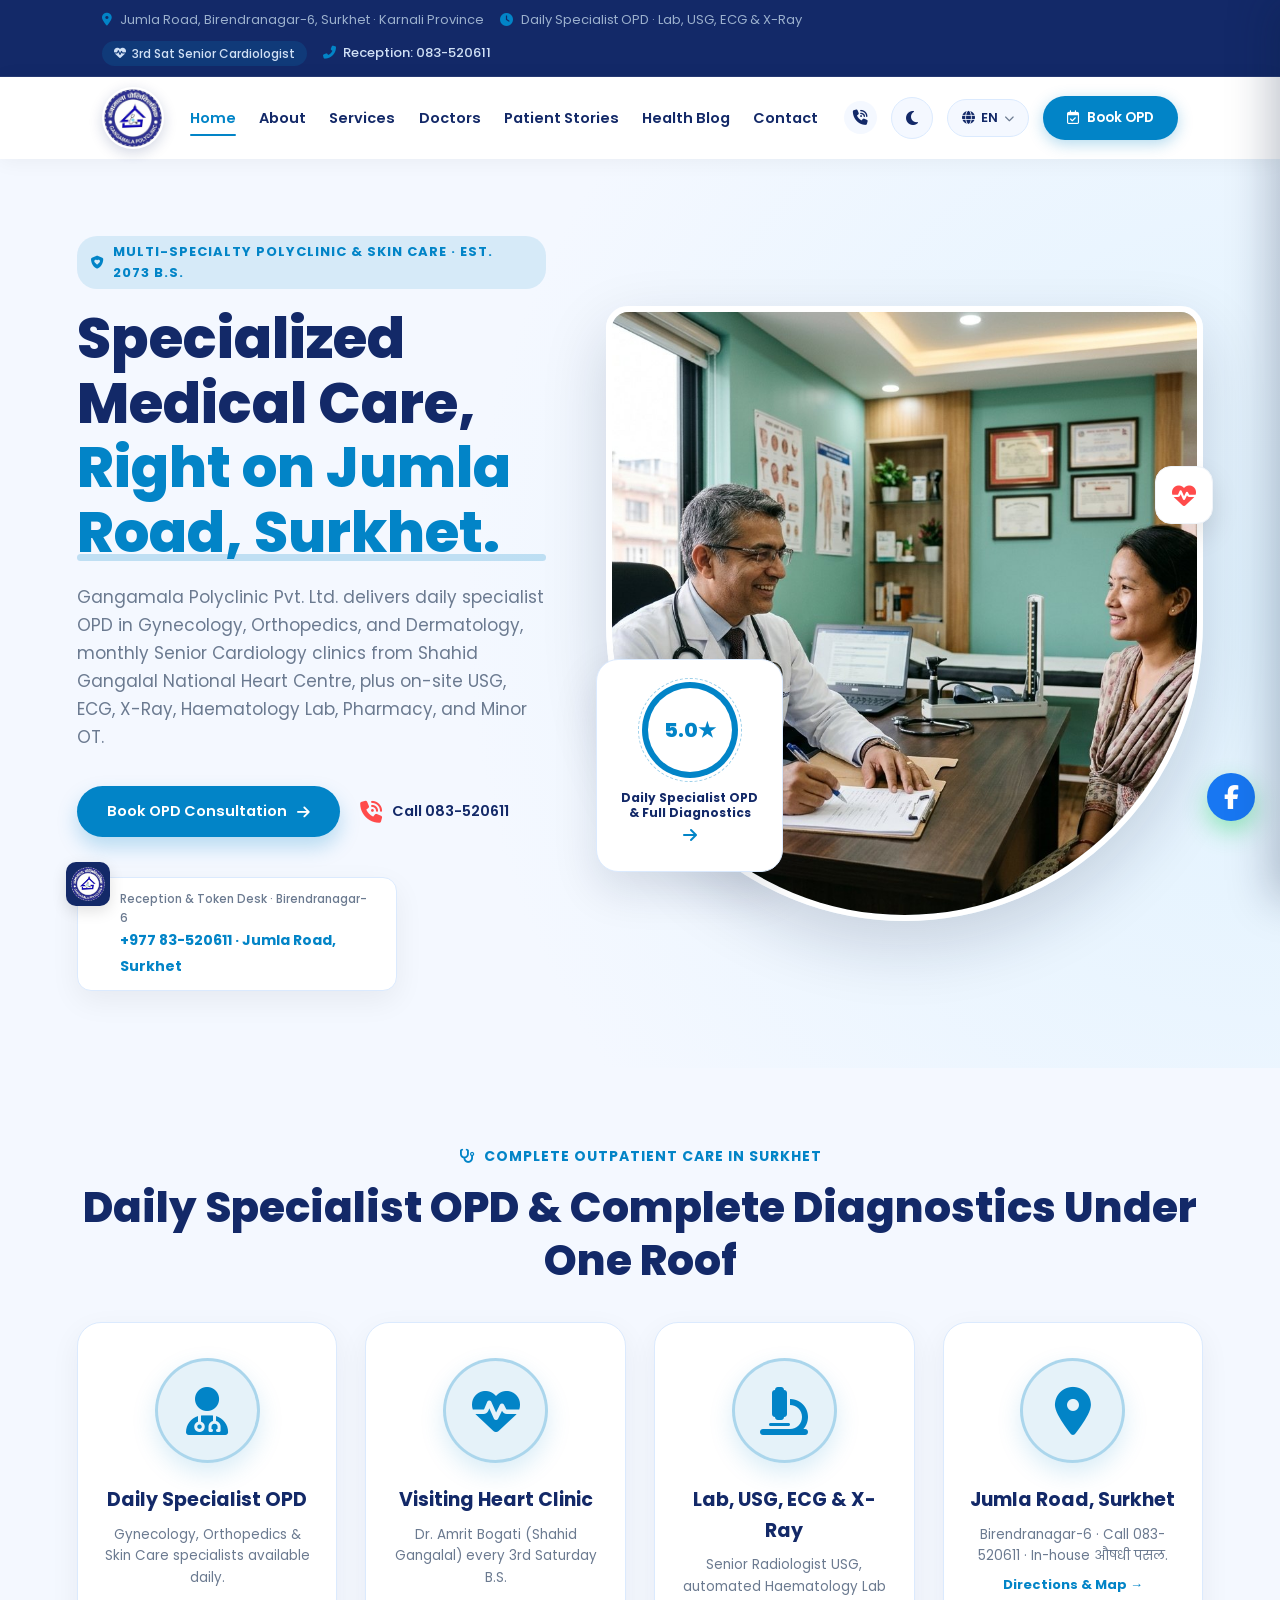
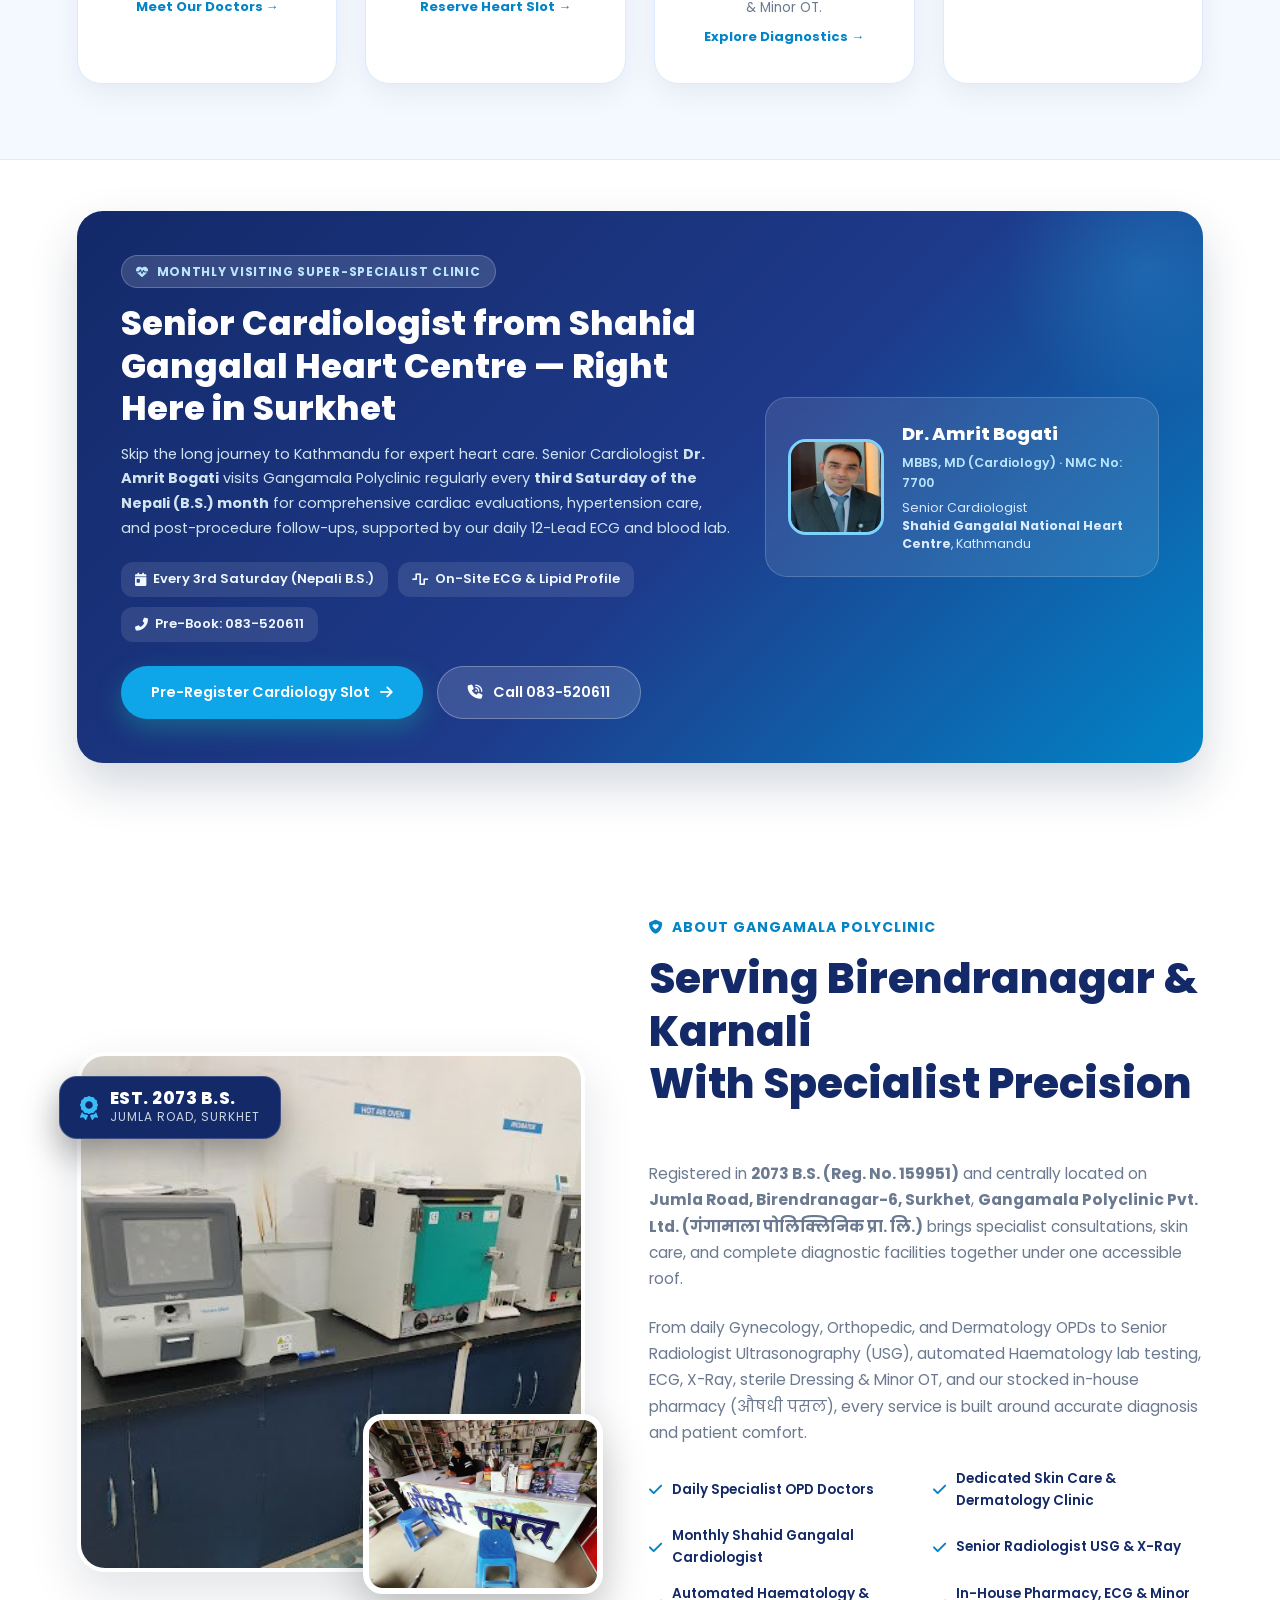
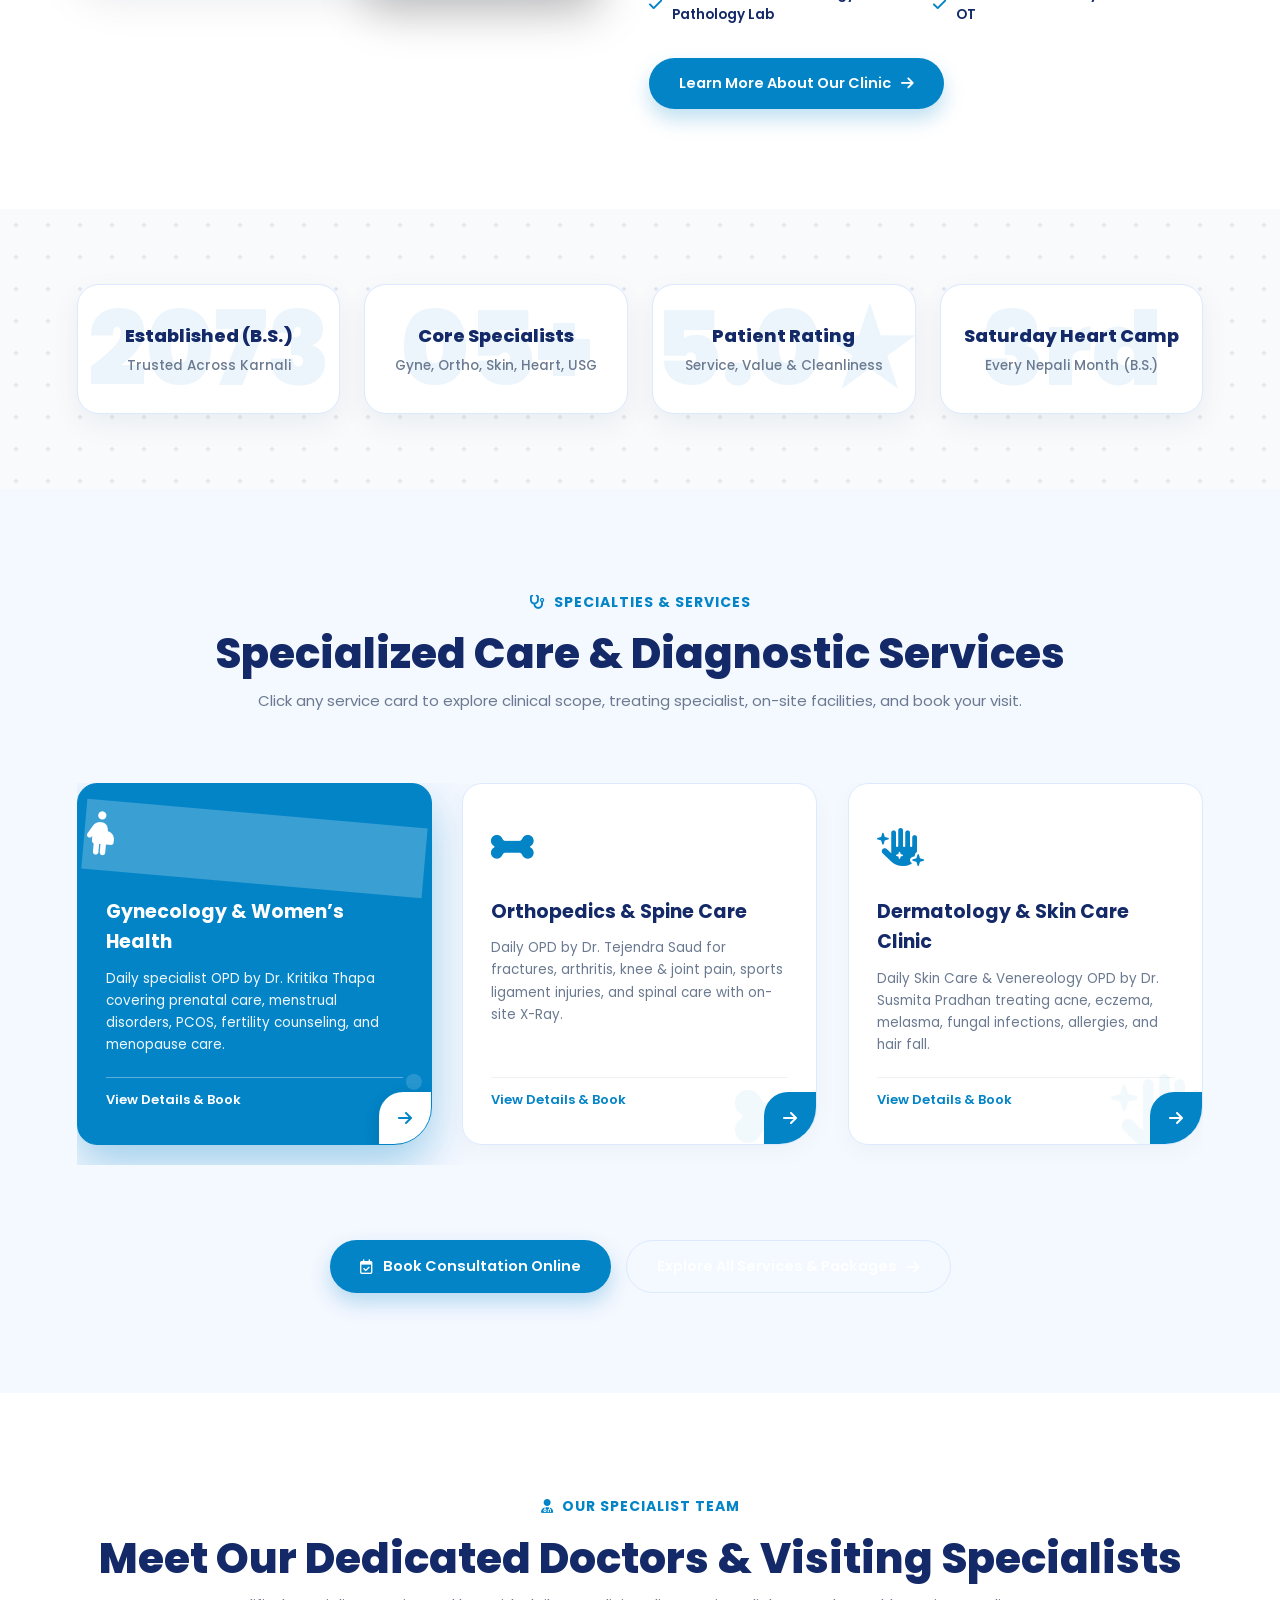
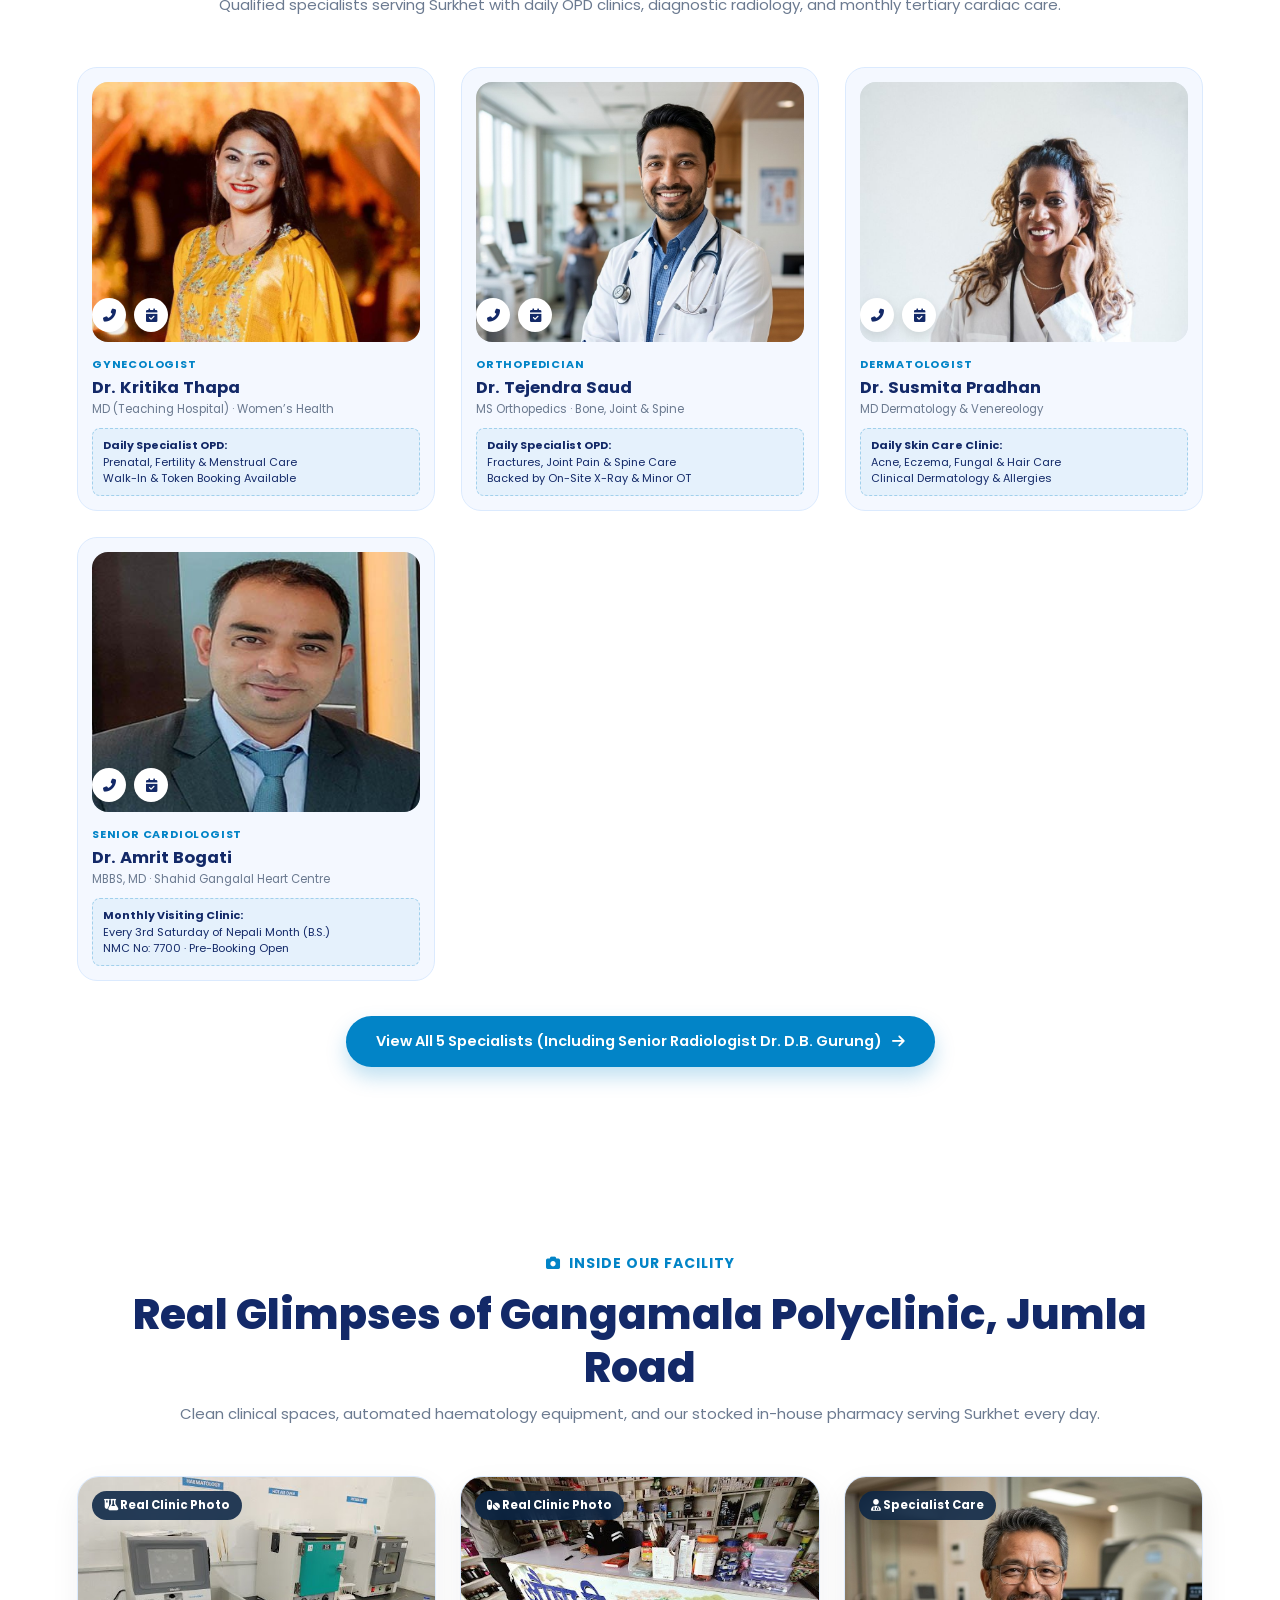
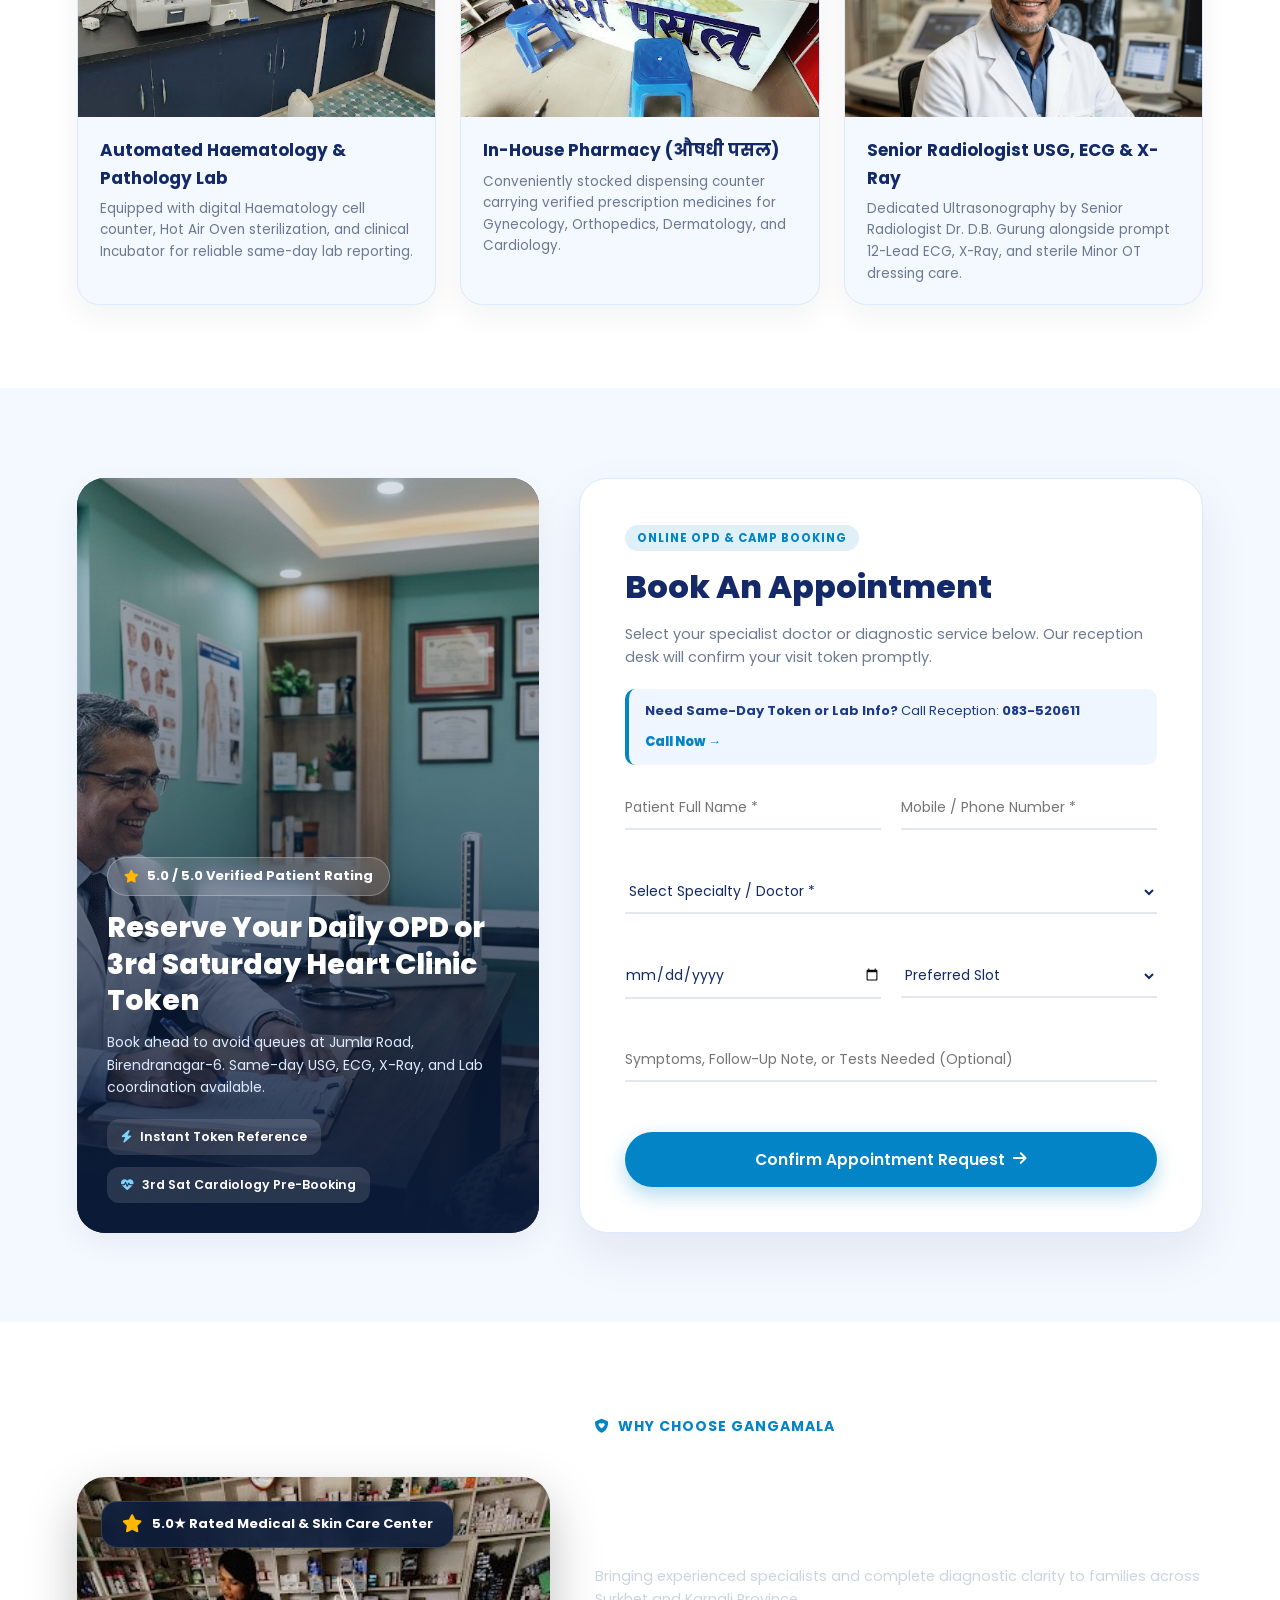
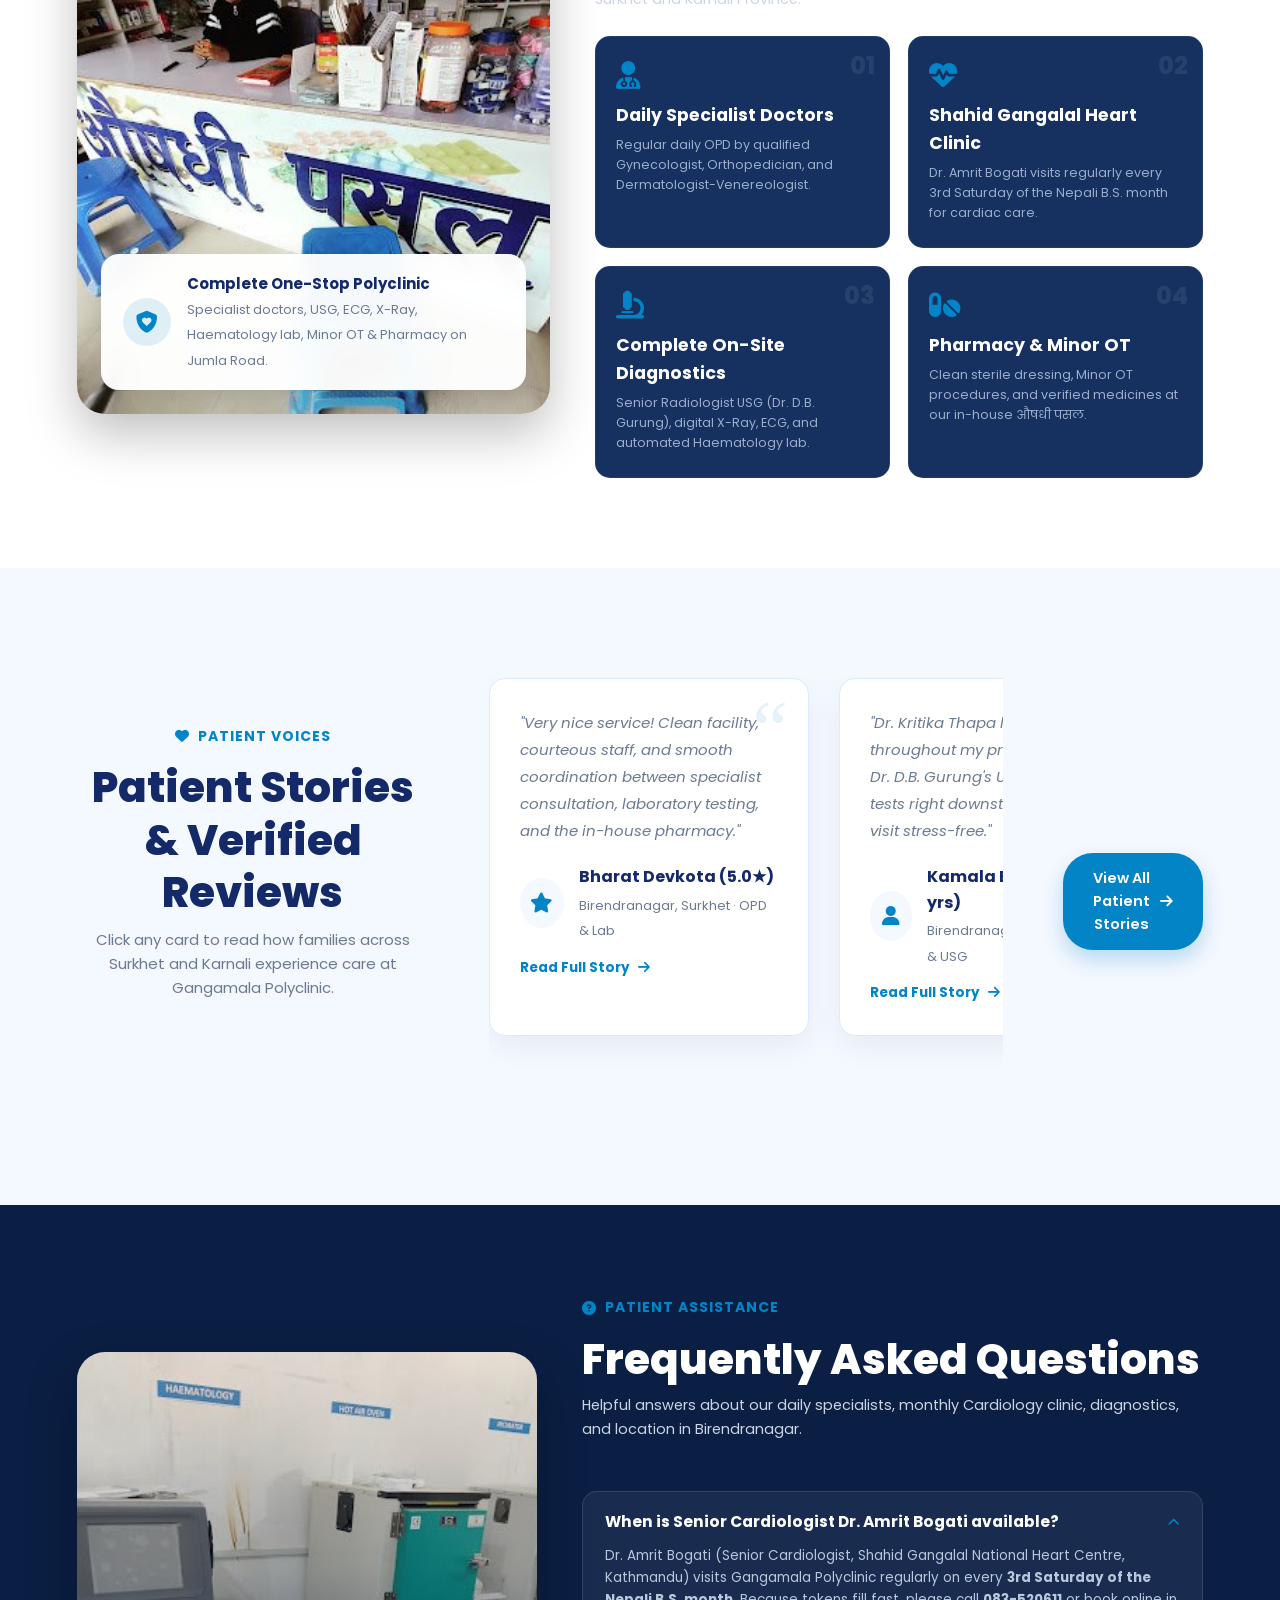
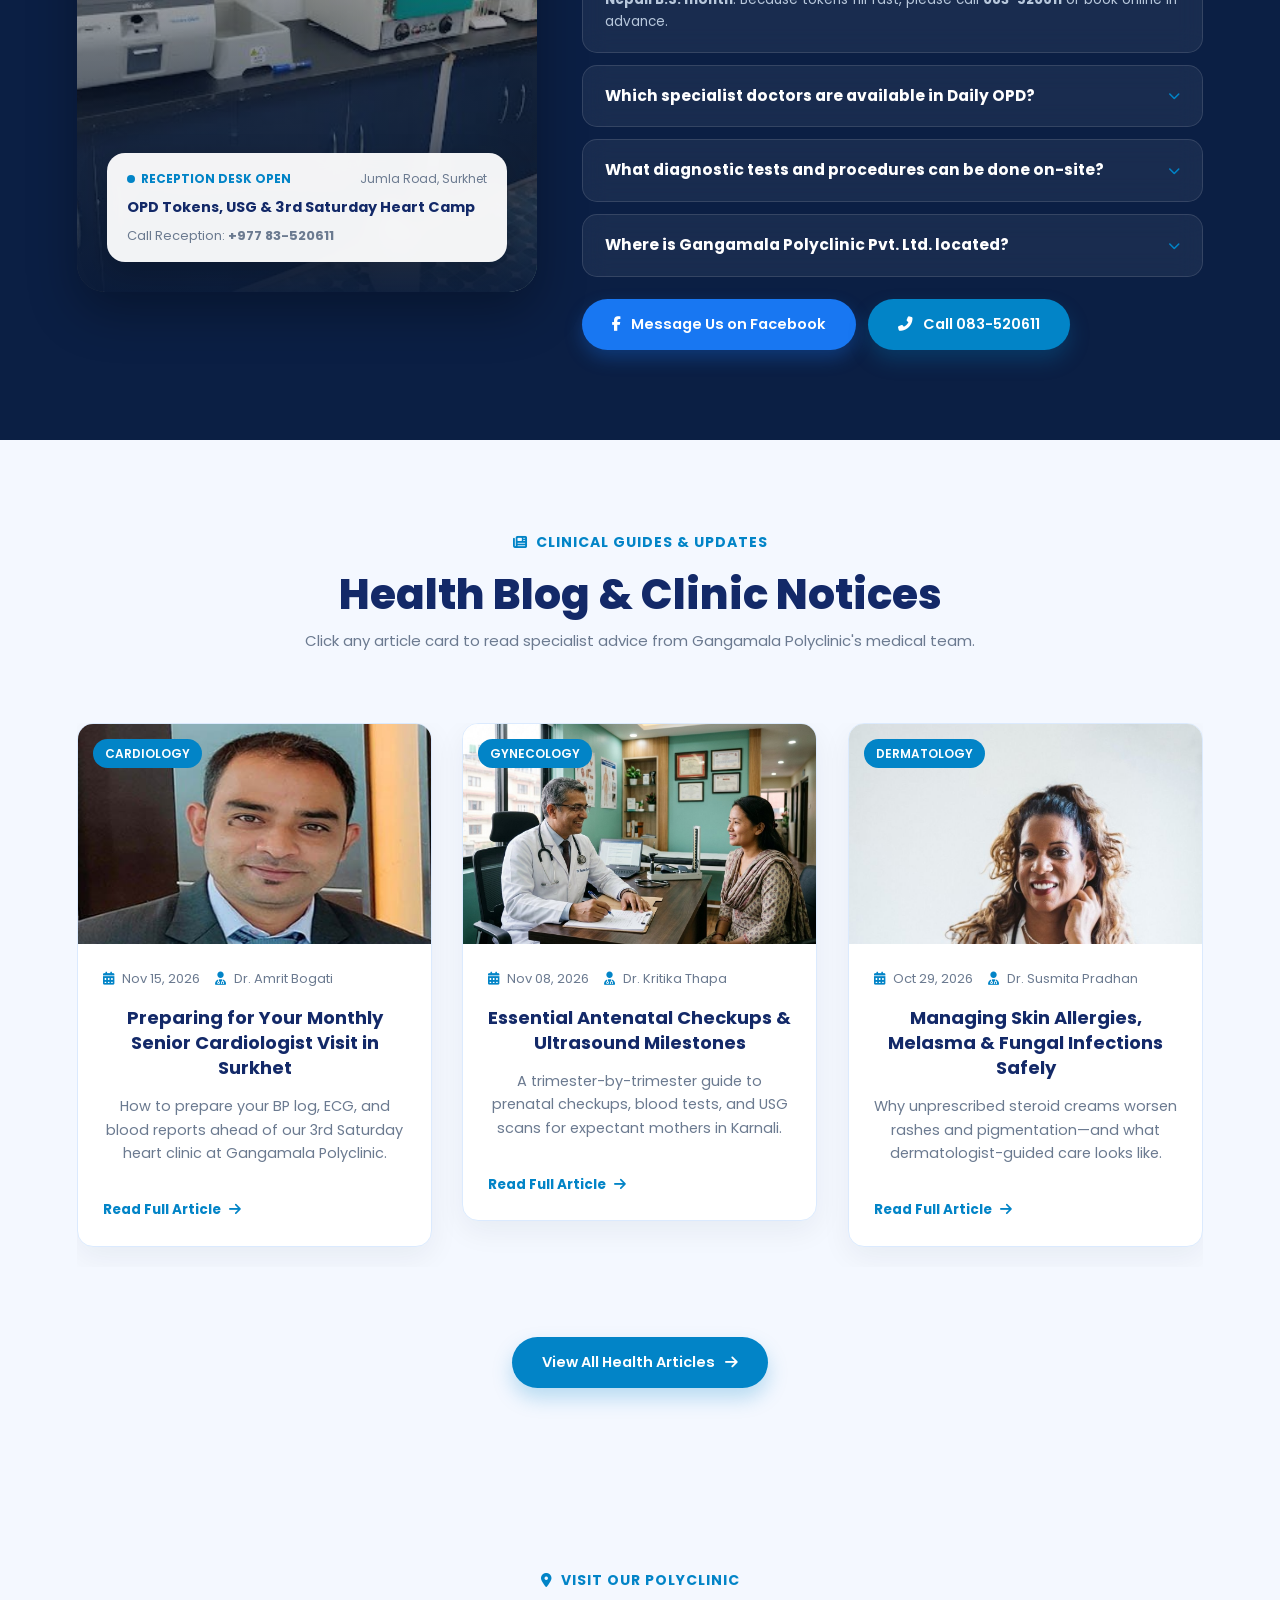
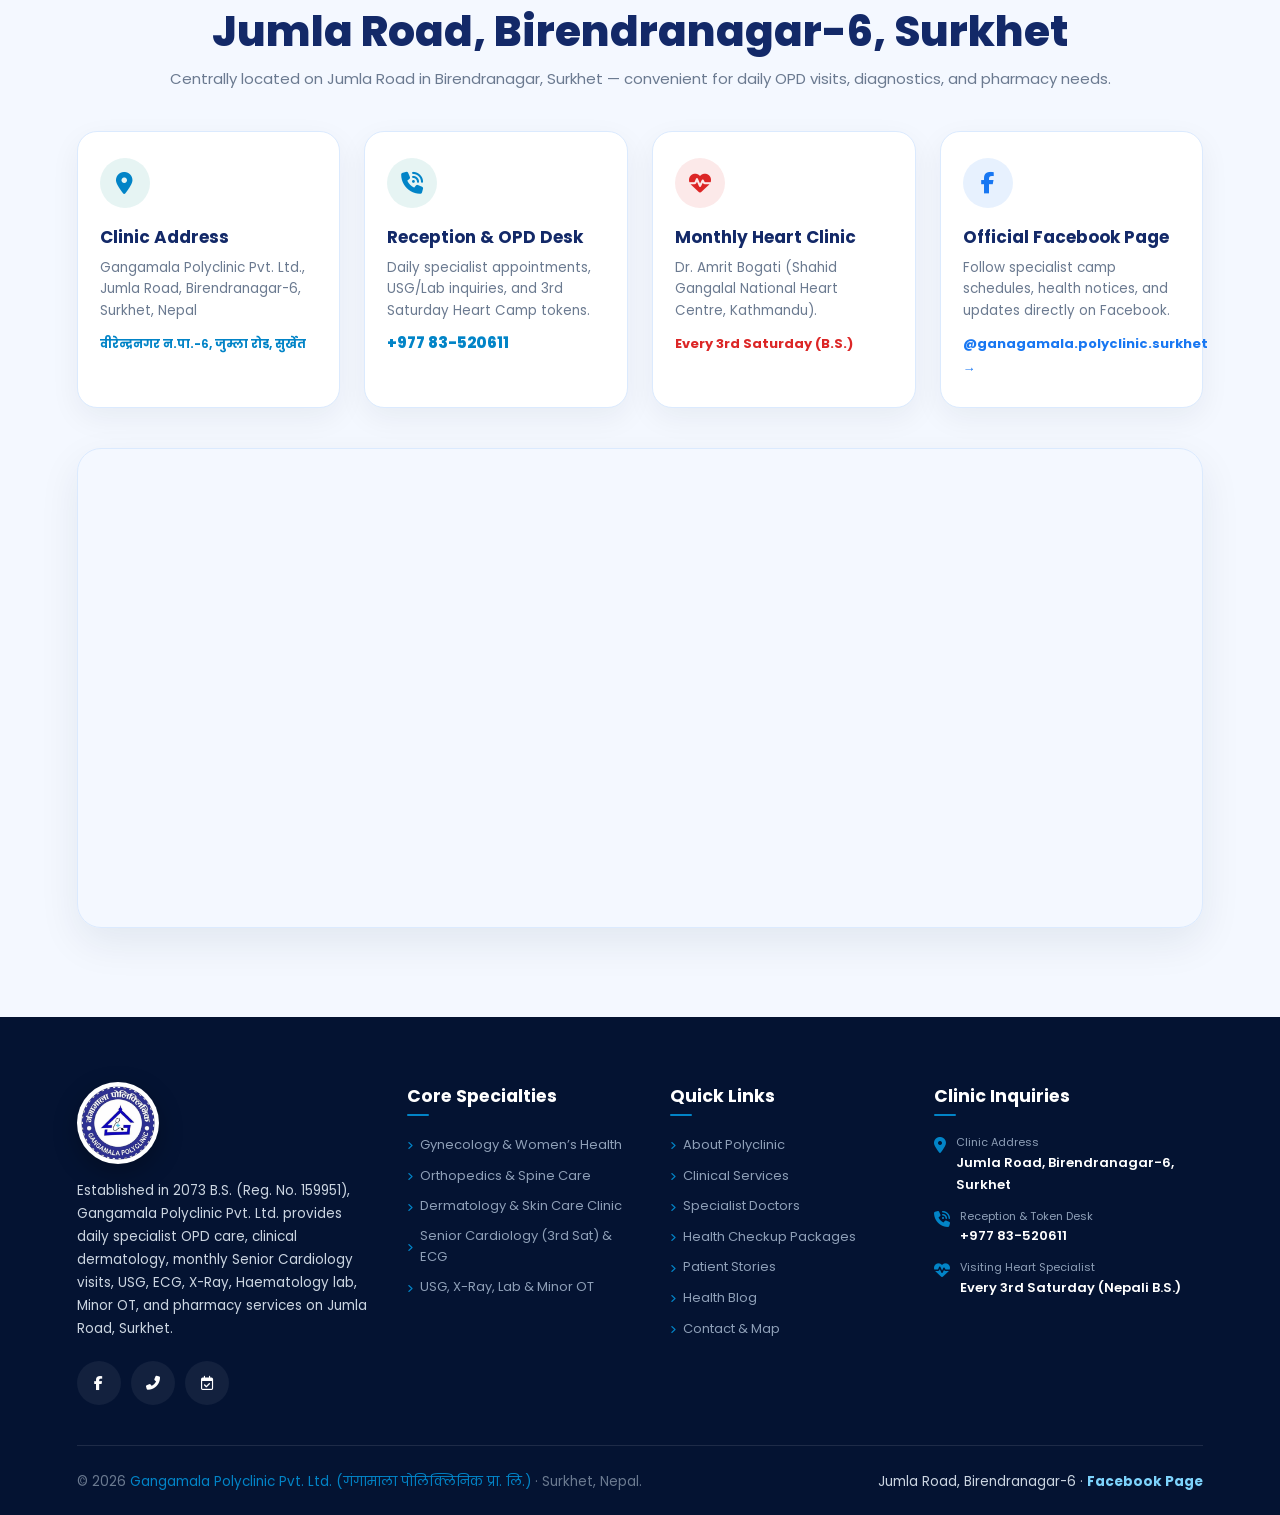
<file: index.html>
<!doctype html>
<html lang="en">
  <head>
    <meta charset="UTF-8" />
    <meta
      name="viewport"
      content="width=device-width, initial-scale=1.0, maximum-scale=5.0, user-scalable=yes"
    />
    <link rel="icon" type="image/png" href="images/gangamala-logo.png" />
    <link rel="preconnect" href="https://fonts.googleapis.com" />
    <link rel="preconnect" href="https://fonts.gstatic.com" crossorigin />
    <link
      href="https://fonts.googleapis.com/css2?family=Poppins:wght@300;400;500;600;700;800;900&display=swap"
      rel="stylesheet"
    />
    <link
      rel="stylesheet"
      href="vendor/fontawesome/css/all.min.css"
    />

    <title>Gangamala Polyclinic Pvt. Ltd. | Specialist OPD, Skin Care & Diagnostics in Surkhet</title>
    <meta
      name="description"
      content="Gangamala Polyclinic Pvt. Ltd. on Jumla Road, Birendranagar-6, Surkhet. Daily specialist OPD in Gynecology, Orthopedics, Dermatology & Skin Care, monthly Shahid Gangalal Senior Cardiology Clinic, USG, ECG, X-Ray, Lab, Pharmacy & Minor OT."
    />

    <link rel="stylesheet" href="css/styles.css?v=3" />
    <script>
      (function () {
        var t = localStorage.getItem('gm_theme');
        if (t === 'dark' || (!t && window.matchMedia && window.matchMedia('(prefers-color-scheme: dark)').matches)) {
          document.documentElement.setAttribute('data-theme', 'dark');
          document.documentElement.classList.add('theme-dark');
        }
      })();
    </script>
  </head>
  <body>
    <!-- Preloader -->
    <div id="preloader">
      <img src="images/gangamala-logo.png" alt="Gangamala Polyclinic" style="width: 74px; height: 74px; border-radius: 50%; margin-bottom: 14px; box-shadow: 0 8px 24px rgba(30, 58, 138, 0.28);" />
      <div class="preloader-spinner"></div>
    </div>
    <script>
      (function () {
        function dismiss() {
          var p = document.getElementById('preloader');
          if (p) {
            p.style.opacity = '0';
            p.style.pointerEvents = 'none';
            p.style.visibility = 'hidden';
            document.body.classList.add('loaded');
            setTimeout(function () {
              if (p && p.parentNode) p.style.display = 'none';
            }, 400);
          }
        }
        if (document.readyState === 'complete' || document.readyState === 'interactive') {
          setTimeout(dismiss, 100);
        } else {
          document.addEventListener('DOMContentLoaded', function () {
            setTimeout(dismiss, 150);
          });
          window.addEventListener('load', dismiss);
        }
        setTimeout(dismiss, 800);
      })();
    </script>

    <!-- Top Bar -->
    <div class="top-hospital-bar">
      <div style="display: flex; gap: 16px; align-items: center; flex-wrap: wrap">
        <span>
          <i class="fas fa-map-marker-alt" style="color: var(--primary-cyan); margin-right: 5px"></i>
          Jumla Road, Birendranagar-6, Surkhet · Karnali Province
        </span>
        <span>
          <i class="fas fa-clock" style="color: var(--primary-cyan); margin-right: 5px"></i>
          Daily Specialist OPD · Lab, USG, ECG & X-Ray
        </span>
      </div>
      <div style="display: flex; gap: 16px; align-items: center; flex-wrap: wrap">
        <a href="#cardiologyCamp" class="top-bar-emergency" style="text-decoration: none;">
          <i class="fas fa-heart-pulse"></i> 3rd Sat Senior Cardiologist
        </a>
        <a href="tel:+97783520611">
          <i class="fas fa-phone-alt" style="color: var(--primary-cyan); margin-right: 4px"></i>
          Reception: 083-520611
        </a>
      </div>
    </div>

    <!-- Main Header -->
    <header id="mainHeader">
      <a href="index.html" class="logo" aria-label="Gangamala Polyclinic Pvt. Ltd.">
        <img src="images/gangamala-logo.png" alt="Gangamala Polyclinic Logo" class="brand-logo-img" />
      </a>

      <ul class="nav-links">
        <li><a href="index.html" class="active" data-i18n="home">Home</a></li>
        <li><a href="about.html" data-i18n="about">About</a></li>
        <li><a href="services.html" data-i18n="services">Services</a></li>
        <li><a href="doctors.html" data-i18n="doctors">Doctors</a></li>
        <li><a href="patient-stories.html" data-i18n="patient_stories">Patient Stories</a></li>
        <li><a href="blog.html" data-i18n="blog">Health Blog</a></li>
        <li><a href="contact.html" data-i18n="contact">Contact</a></li>
      </ul>

      <div class="header-actions">
        <a href="tel:+97783520611" class="header-icon" title="Call Reception 083-520611">
          <i class="fas fa-phone-volume"></i>
        </a>

        <button class="theme-toggle-btn" id="themeToggleBtn" onclick="toggleTheme()" aria-label="Toggle Theme" title="Toggle Dark/Light Mode">
          <i class="fas fa-moon"></i>
        </button>

        <div class="lang-dropdown">
          <button class="lang-toggle" onclick="toggleLangDropdown(event)">
            <i class="fas fa-globe"></i>
            <span class="lang-label">EN</span>
            <i class="fas fa-chevron-down lang-chevron"></i>
          </button>
          <div class="lang-menu" id="langMenu">
            <a href="#" class="lang-option active" data-lang="en" onclick="switchLang('en', event)">
              <span class="lang-flag">🇳🇵</span> English
            </a>
            <a href="#" class="lang-option" data-lang="ne" onclick="switchLang('ne', event)">
              <span class="lang-flag">🇳🇵</span> नेपाली
            </a>
          </div>
        </div>

        <a href="appointment.html" class="btn-appointment">
          <i class="fa-regular fa-calendar-check"></i>
          <span data-i18n="book_consultation">Book OPD</span>
        </a>
        <i class="fas fa-bars btn-menu-mobile" onclick="toggleMobileNav()"></i>
      </div>
    </header>

    <!-- Mobile Drawer & Backdrop -->
    <div class="mobile-drawer-scrim" id="mobileScrim" onclick="toggleMobileNav(false)"></div>
    <div class="mobile-nav-drawer" id="mobileDrawer">
      <div>
        <div class="mobile-drawer-header">
          <a href="index.html" class="logo" aria-label="Gangamala Polyclinic Pvt. Ltd.">
            <img src="images/gangamala-logo.png" alt="Gangamala Polyclinic Logo" class="brand-logo-img" />
          </a>
          <button class="mobile-drawer-close" onclick="toggleMobileNav(false)" aria-label="Close Navigation Menu">
            <i class="fas fa-times"></i>
          </button>
        </div>

        <div class="mobile-settings-bar">
          <div class="mobile-lang-switcher">
            <button class="mobile-lang-btn active" data-lang="en" onclick="switchLang('en', event)">
              <span class="flag">🇳🇵</span> English
            </button>
            <button class="mobile-lang-btn" data-lang="ne" onclick="switchLang('ne', event)">
              <span class="flag">🇳🇵</span> नेपाली
            </button>
          </div>
          <button class="theme-toggle-btn mobile-theme-btn" onclick="toggleTheme()" aria-label="Toggle Theme" title="Toggle Dark/Light Mode">
            <i class="fas fa-moon"></i>
          </button>
        </div>

        <ul class="mobile-nav-list">
          <li><a href="index.html" class="nav-link-item active" data-i18n="home"><i class="fas fa-house"></i> Home</a></li>
          <li><a href="about.html" class="nav-link-item" data-i18n="about_hospital"><i class="fas fa-hospital-user"></i> About Polyclinic</a></li>
          <li><a href="services.html" class="nav-link-item" data-i18n="clinical_services"><i class="fas fa-stethoscope"></i> Specialties & Services</a></li>
          <li><a href="doctors.html" class="nav-link-item" data-i18n="doctors_opd"><i class="fas fa-user-md"></i> Specialist Doctors</a></li>
          <li><a href="patient-stories.html" class="nav-link-item" data-i18n="patient_stories"><i class="fas fa-heart-pulse"></i> Patient Stories</a></li>
          <li><a href="blog.html" class="nav-link-item" data-i18n="blog"><i class="fas fa-newspaper"></i> Health Blog</a></li>
          <li><a href="contact.html" class="nav-link-item" data-i18n="contact_location"><i class="fas fa-map-location-dot"></i> Contact & Location</a></li>
        </ul>
      </div>

      <div class="mobile-drawer-footer">
        <a href="appointment.html" class="btn-appointment" style="width: 100%; justify-content: center; margin-bottom: 8px;">
          <i class="fa-regular fa-calendar-check"></i> Book OPD / Heart Clinic
        </a>
        <a href="tel:+97783520611" class="mobile-call-btn">
          <i class="fas fa-phone-volume"></i> Reception: <strong>+977 83-520611</strong>
        </a>
        <a href="https://www.facebook.com/ganagamala.polyclinic.surkhet/" target="_blank" rel="noopener" class="mobile-whatsapp-btn" style="background: #1877f2;">
          <i class="fab fa-facebook-f"></i> Follow on Facebook
        </a>
      </div>
    </div>

    <!-- Hero Section -->
    <section class="hero">
      <div class="hero-content fade-left">
        <div class="hero-badge-tag">
          <i class="fas fa-shield-heart"></i> Multi-Specialty Polyclinic & Skin Care · Est. 2073 B.S.
        </div>
        <h1>Specialized Medical Care, <br /><span>Right on Jumla Road, Surkhet.</span></h1>
        <p>
          Gangamala Polyclinic Pvt. Ltd. delivers daily specialist OPD in Gynecology, Orthopedics, and Dermatology, monthly Senior Cardiology clinics from Shahid Gangalal National Heart Centre, plus on-site USG, ECG, X-Ray, Haematology Lab, Pharmacy, and Minor OT.
        </p>

        <div class="cta-group">
          <a href="#appointmentSection" class="btn-primary">Book OPD Consultation <i class="fa-solid fa-arrow-right"></i></a>
          <a href="tel:+97783520611" class="btn-watch"><i class="fas fa-phone-volume"></i> Call 083-520611</a>
        </div>

        <div class="contact-box" onclick="location.href = 'contact.html'">
          <div class="avatar">
            <img src="images/gangamala-logo.png" alt="Gangamala Emblem" style="width: 34px; height: 34px; border-radius: 50%;" />
          </div>
          <div class="contact-info">
            <span>Reception & Token Desk · Birendranagar-6</span>
            <a href="tel:+97783520611">+977 83-520611 · Jumla Road, Surkhet</a>
          </div>
        </div>
      </div>

      <div class="hero-image fade-right">
        <div class="bg-circle"></div>
        <img
          src="images/gangamala-hero.jpg"
          alt="Specialist Consultation at Gangamala Polyclinic Surkhet"
          class="main-img"
        />

        <div class="stats-card">
          <div class="progress-circle">
            <div class="progress-inner">5.0★</div>
          </div>
          <div class="stats-text">Daily Specialist OPD<br />& Full Diagnostics</div>
          <div class="stats-arrow">
            <i class="fas fa-arrow-right" style="color: var(--primary-cyan); margin-top: 6px"></i>
          </div>
        </div>

        <div class="floating-heart" title="Monthly Shahid Gangalal Heart Clinic">
          <i class="fa-solid fa-heart-pulse"></i>
        </div>
      </div>
    </section>

    <!-- Fast Access 4-Step Cards -->
    <section
      class="process-section"
      style="
        padding: clamp(50px, 6vw, 75px) clamp(16px, 6vw, 8%);
        background: var(--bg-light);
        border-bottom: 1px solid #dbeafe;
      "
    >
      <div class="section-header center fade-up" style="margin-bottom: 35px">
        <h4><i class="fas fa-stethoscope"></i> COMPLETE OUTPATIENT CARE IN SURKHET</h4>
        <h2 data-i18n="immediate_triage">Daily Specialist OPD & Complete Diagnostics Under One Roof</h2>
      </div>

      <div class="process-wrapper">
        <div class="process-step fade-up delay-1" onclick="location.href = 'doctors.html'" style="cursor: pointer">
          <div class="process-icon-wrap">
            <i class="fas fa-user-md"></i>
          </div>
          <h3 data-i18n="emergency_247">Daily Specialist OPD</h3>
          <p>Gynecology, Orthopedics & Skin Care specialists available daily.</p>
          <div style="color: var(--primary-cyan); font-weight: 700; font-size: 13px; margin-top: 8px;">
            Meet Our Doctors →
          </div>
        </div>

        <div class="process-step fade-up delay-2" onclick="location.href = '#cardiologyCamp'" style="cursor: pointer">
          <div class="process-icon-wrap">
            <i class="fas fa-heart-pulse"></i>
          </div>
          <h3 data-i18n="doctor_consultations">Visiting Heart Clinic</h3>
          <p>Dr. Amrit Bogati (Shahid Gangalal) every 3rd Saturday B.S.</p>
          <div style="color: var(--primary-cyan); font-weight: 700; font-size: 13px; margin-top: 8px;">
            Reserve Heart Slot →
          </div>
        </div>

        <div class="process-step fade-up delay-3" onclick="location.href = 'services.html'" style="cursor: pointer">
          <div class="process-icon-wrap">
            <i class="fas fa-microscope"></i>
          </div>
          <h3 data-i18n="pharmacy_labs">Lab, USG, ECG & X-Ray</h3>
          <p>Senior Radiologist USG, automated Haematology Lab & Minor OT.</p>
          <div style="color: var(--primary-cyan); font-weight: 700; font-size: 13px; margin-top: 8px;">
            Explore Diagnostics →
          </div>
        </div>

        <div class="process-step fade-up delay-4" onclick="location.href = 'contact.html'" style="cursor: pointer">
          <div class="process-icon-wrap">
            <i class="fas fa-map-marker-alt"></i>
          </div>
          <h3 data-i18n="hospital_location">Jumla Road, Surkhet</h3>
          <p>Birendranagar-6 · Call 083-520611 · In-house औषधी पसल.</p>
          <div style="color: var(--primary-cyan); font-weight: 700; font-size: 13px; margin-top: 8px;">
            Directions & Map →
          </div>
        </div>
      </div>
    </section>

    <!-- Signature Monthly Cardiology Clinic Spotlight -->
    <section class="cardiology-camp-section" id="cardiologyCamp">
      <div class="cardiology-camp-banner fade-up">
        <div>
          <div class="camp-kicker">
            <i class="fas fa-heart-pulse"></i> Monthly Visiting Super-Specialist Clinic
          </div>
          <h2>Senior Cardiologist from Shahid Gangalal Heart Centre — Right Here in Surkhet</h2>
          <p>
            Skip the long journey to Kathmandu for expert heart care. Senior Cardiologist <strong>Dr. Amrit Bogati</strong> visits Gangamala Polyclinic regularly every <strong>third Saturday of the Nepali (B.S.) month</strong> for comprehensive cardiac evaluations, hypertension care, and post-procedure follow-ups, supported by our daily 12-Lead ECG and blood lab.
          </p>
          <div class="camp-meta-pills">
            <span><i class="fas fa-calendar-day"></i> Every 3rd Saturday (Nepali B.S.)</span>
            <span><i class="fas fa-wave-square"></i> On-Site ECG & Lipid Profile</span>
            <span><i class="fas fa-phone-alt"></i> Pre-Book: 083-520611</span>
          </div>
          <div style="display: flex; gap: 14px; flex-wrap: wrap;">
            <a href="#appointmentSection" class="btn-primary" style="background: #0ea5e9; box-shadow: 0 10px 25px rgba(20, 184, 166, 0.35);">
              Pre-Register Cardiology Slot <i class="fas fa-arrow-right"></i>
            </a>
            <a href="tel:+97783520611" class="btn-primary" style="background: rgba(255,255,255,0.14); border: 1px solid rgba(255,255,255,0.28); box-shadow: none;">
              <i class="fas fa-phone-volume"></i> Call 083-520611
            </a>
          </div>
        </div>

        <div class="camp-doctor-card">
          <img src="images/dr-amrit-bogati.jpg" alt="Dr. Amrit Bogati, Senior Cardiologist" />
          <div>
            <h3>Dr. Amrit Bogati</h3>
            <div class="camp-doc-cred">MBBS, MD (Cardiology) · NMC No: 7700</div>
            <div class="camp-doc-inst">
              Senior Cardiologist<br />
              <strong>Shahid Gangalal National Heart Centre</strong>, Kathmandu
            </div>
          </div>
        </div>
      </div>
    </section>

    <!-- About Us Section (Real Clinic Lab + Real Pharmacy Overlap) -->
    <section class="about-section">
      <div class="fade-left" style="flex: 1.1; width: 100%;">
        <div class="about-image-overlap-frame">
          <img src="images/gangamala-lab.jpg" alt="Gangamala Polyclinic Haematology and Pathology Laboratory in Surkhet" class="about-img-primary" />

          <div class="about-experience-pill">
            <i class="fas fa-award"></i>
            <div>
              <strong>EST. 2073 B.S.</strong>
              <span>Jumla Road, Surkhet</span>
            </div>
          </div>

          <div class="about-img-secondary-badge" title="In-House Pharmacy Counter (औषधी पसल) at Gangamala Polyclinic">
            <img src="images/gangamala-pharmacy.jpg" alt="Gangamala Polyclinic Pharmacy Counter Surkhet" />
          </div>
        </div>
      </div>

      <div class="about-content fade-right" style="flex: 1.2; width: 100%;">
        <div class="section-header">
          <h4><i class="fas fa-shield-heart"></i> ABOUT GANGAMALA POLYCLINIC</h4>
          <h2>Serving Birendranagar & Karnali<br />With Specialist Precision</h2>
        </div>
        <p>
          Registered in <strong>2073 B.S. (Reg. No. 159951)</strong> and centrally located on <strong>Jumla Road, Birendranagar-6, Surkhet</strong>, <strong>Gangamala Polyclinic Pvt. Ltd. (गंगामाला पोलिक्लिनिक प्रा. लि.)</strong> brings specialist consultations, skin care, and complete diagnostic facilities together under one accessible roof.
        </p>

        <p>
          From daily Gynecology, Orthopedic, and Dermatology OPDs to Senior Radiologist Ultrasonography (USG), automated Haematology lab testing, ECG, X-Ray, sterile Dressing & Minor OT, and our stocked in-house pharmacy (औषधी पसल), every service is built around accurate diagnosis and patient comfort.
        </p>

        <ul class="features-grid">
          <li><i class="fas fa-check"></i> Daily Specialist OPD Doctors</li>
          <li><i class="fas fa-check"></i> Dedicated Skin Care & Dermatology Clinic</li>
          <li><i class="fas fa-check"></i> Monthly Shahid Gangalal Cardiologist</li>
          <li><i class="fas fa-check"></i> Senior Radiologist USG & X-Ray</li>
          <li><i class="fas fa-check"></i> Automated Haematology & Pathology Lab</li>
          <li><i class="fas fa-check"></i> In-House Pharmacy, ECG & Minor OT</li>
        </ul>

        <a href="about.html" class="btn-primary">
          Learn More About Our Clinic <i class="fa-solid fa-arrow-right"></i>
        </a>
      </div>
    </section>

    <!-- Statistics Section -->
    <section class="stats-section">
      <div class="stat-box fade-up delay-1">
        <div class="stat-number-bg">2073</div>
        <div class="stat-title">Established (B.S.)</div>
        <div class="stat-subtitle">Trusted Across Karnali</div>
      </div>
      <div class="stat-box fade-up delay-2">
        <div class="stat-number-bg">05+</div>
        <div class="stat-title">Core Specialists</div>
        <div class="stat-subtitle">Gyne, Ortho, Skin, Heart, USG</div>
      </div>
      <div class="stat-box fade-up delay-3">
        <div class="stat-number-bg">5.0★</div>
        <div class="stat-title">Patient Rating</div>
        <div class="stat-subtitle">Service, Value & Cleanliness</div>
      </div>
      <div class="stat-box fade-up delay-4">
        <div class="stat-number-bg">3rd</div>
        <div class="stat-title">Saturday Heart Camp</div>
        <div class="stat-subtitle">Every Nepali Month (B.S.)</div>
      </div>
    </section>

    <!-- Clinical Specialties & Services Section -->
    <section class="services-section">
      <div class="section-header center fade-up">
        <h4><i class="fas fa-stethoscope"></i> SPECIALTIES & SERVICES</h4>
        <h2 data-i18n="services_title">Specialized Care & Diagnostic Services</h2>
        <p style="color: var(--text-gray); font-size: 15px; margin-top: 8px">
          Click any service card to explore clinical scope, treating specialist, on-site facilities, and book your visit.
        </p>
      </div>

      <div class="carousel-container">
        <div class="carousel-track">
          <div class="service-card carousel-item active fade-up delay-1 clickable-card" onclick="openServiceModal(0)" title="Click to view details">
            <i class="fas fa-person-pregnant service-watermark"></i>
            <div class="service-icon-wrap"><i class="fas fa-person-pregnant"></i></div>
            <h3>Gynecology & Women’s Health</h3>
            <p>Daily specialist OPD by Dr. Kritika Thapa covering prenatal care, menstrual disorders, PCOS, fertility counseling, and menopause care.</p>
            <div class="service-divider"></div>
            <div class="service-footer"><span>View Details & Book</span></div>
            <a href="javascript:void(0)" class="service-btn" aria-label="View Gynecology Details"><i class="fas fa-arrow-right"></i></a>
          </div>

          <div class="service-card carousel-item fade-up delay-2 clickable-card" onclick="openServiceModal(1)" title="Click to view details">
            <i class="fas fa-bone service-watermark"></i>
            <div class="service-icon-wrap"><i class="fas fa-bone"></i></div>
            <h3>Orthopedics & Spine Care</h3>
            <p>Daily OPD by Dr. Tejendra Saud for fractures, arthritis, knee & joint pain, sports ligament injuries, and spinal care with on-site X-Ray.</p>
            <div class="service-divider"></div>
            <div class="service-footer"><span>View Details & Book</span></div>
            <a href="javascript:void(0)" class="service-btn" aria-label="View Orthopedics Details"><i class="fas fa-arrow-right"></i></a>
          </div>

          <div class="service-card carousel-item fade-up delay-3 clickable-card" onclick="openServiceModal(2)" title="Click to view details">
            <i class="fas fa-hand-sparkles service-watermark"></i>
            <div class="service-icon-wrap"><i class="fas fa-hand-sparkles"></i></div>
            <h3>Dermatology & Skin Care Clinic</h3>
            <p>Daily Skin Care & Venereology OPD by Dr. Susmita Pradhan treating acne, eczema, melasma, fungal infections, allergies, and hair fall.</p>
            <div class="service-divider"></div>
            <div class="service-footer"><span>View Details & Book</span></div>
            <a href="javascript:void(0)" class="service-btn" aria-label="View Dermatology Details"><i class="fas fa-arrow-right"></i></a>
          </div>

          <div class="service-card carousel-item fade-up delay-1 clickable-card" onclick="openServiceModal(3)" title="Click to view details">
            <i class="fas fa-heart-pulse service-watermark"></i>
            <div class="service-icon-wrap"><i class="fas fa-heart-pulse"></i></div>
            <h3>Senior Cardiology & ECG</h3>
            <p>Regular 3rd Saturday B.S. Heart Clinic by Dr. Amrit Bogati (Shahid Gangalal National Heart Centre) plus daily 12-Lead ECG screening.</p>
            <div class="service-divider"></div>
            <div class="service-footer"><span>View Details & Book</span></div>
            <a href="javascript:void(0)" class="service-btn" aria-label="View Cardiology Details"><i class="fas fa-arrow-right"></i></a>
          </div>

          <div class="service-card carousel-item fade-up delay-2 clickable-card" onclick="openServiceModal(4)" title="Click to view details">
            <i class="fas fa-x-ray service-watermark"></i>
            <div class="service-icon-wrap"><i class="fas fa-x-ray"></i></div>
            <h3>USG (Ultrasound) & X-Ray</h3>
            <p>High-accuracy abdominal, obstetric, and pelvic Ultrasonography by Senior Radiologist Dr. D.B. Gurung alongside prompt X-Ray imaging.</p>
            <div class="service-divider"></div>
            <div class="service-footer"><span>View Details & Book</span></div>
            <a href="javascript:void(0)" class="service-btn" aria-label="View USG and X-Ray Details"><i class="fas fa-arrow-right"></i></a>
          </div>

          <div class="service-card carousel-item fade-up delay-3 clickable-card" onclick="openServiceModal(5)" title="Click to view details">
            <i class="fas fa-flask-vial service-watermark"></i>
            <div class="service-icon-wrap"><i class="fas fa-flask-vial"></i></div>
            <h3>Pathology Lab, Pharmacy & Minor OT</h3>
            <p>Well-equipped Haematology & Biochemistry laboratory, genuine in-house pharmacy (औषधी पसल), sterile wound dressing, and Minor OT.</p>
            <div class="service-divider"></div>
            <div class="service-footer"><span>View Details & Book</span></div>
            <a href="javascript:void(0)" class="service-btn" aria-label="View Lab and Minor OT Details"><i class="fas fa-arrow-right"></i></a>
          </div>
        </div>
      </div>

      <div style="margin-top: 35px; display: flex; justify-content: center; gap: 15px; flex-wrap: wrap;" class="fade-up">
        <a href="appointment.html" class="btn-primary"><i class="fa-regular fa-calendar-check"></i> Book Consultation Online</a>
        <a href="services.html" class="btn-primary" style="background: var(--bg-light); color: var(--primary-dark); border: 1px solid #dbeafe; box-shadow: none;">Explore All Services & Packages <i class="fas fa-arrow-right"></i></a>
      </div>
    </section>

    <!-- Specialist Doctors Showcase -->
    <section class="team-section">
      <div class="section-header center fade-up">
        <h4><i class="fas fa-user-md"></i> OUR SPECIALIST TEAM</h4>
        <h2>Meet Our Dedicated Doctors & Visiting Specialists</h2>
        <p style="color: var(--text-gray); font-size: 15px; margin-top: 8px">
          Qualified specialists serving Surkhet with daily OPD clinics, diagnostic radiology, and monthly tertiary cardiac care.
        </p>
      </div>

      <div class="team-grid">
        <div class="team-card fade-up delay-1">
          <div class="team-img-container">
            <img src="images/dr-kritika-thapa.jpg" alt="Dr. Kritika Thapa - Gynecologist" />
            <div class="team-social-pill">
              <a href="tel:+97783520611" title="Call Reception"><i class="fas fa-phone-alt"></i></a>
              <a href="#appointmentSection" title="Book Slot"><i class="fas fa-calendar-check"></i></a>
            </div>
          </div>
          <span class="team-dept-badge">Gynecologist</span>
          <h3>Dr. Kritika Thapa</h3>
          <div class="team-subtext">MD (Teaching Hospital) · Women’s Health</div>
          <div class="team-schedule-box">
            <strong>Daily Specialist OPD:</strong><br />
            Prenatal, Fertility & Menstrual Care<br />
            Walk-In & Token Booking Available
          </div>
        </div>

        <div class="team-card active fade-up delay-2">
          <div class="team-img-container">
            <img src="images/dr-tejendra-saud.jpg" alt="Dr. Tejendra Saud - Orthopedician" />
            <div class="team-social-pill">
              <a href="tel:+97783520611" title="Call Reception"><i class="fas fa-phone-alt"></i></a>
              <a href="#appointmentSection" title="Book Slot"><i class="fas fa-calendar-check"></i></a>
            </div>
          </div>
          <span class="team-dept-badge">Orthopedician</span>
          <h3>Dr. Tejendra Saud</h3>
          <div class="team-subtext">MS Orthopedics · Bone, Joint & Spine</div>
          <div class="team-schedule-box">
            <strong>Daily Specialist OPD:</strong><br />
            Fractures, Joint Pain & Spine Care<br />
            Backed by On-Site X-Ray & Minor OT
          </div>
        </div>

        <div class="team-card fade-up delay-3">
          <div class="team-img-container">
            <img src="images/dr-susmita-pradhan.jpg" alt="Dr. Susmita Pradhan - Dermatologist" />
            <div class="team-social-pill">
              <a href="tel:+97783520611" title="Call Reception"><i class="fas fa-phone-alt"></i></a>
              <a href="#appointmentSection" title="Book Slot"><i class="fas fa-calendar-check"></i></a>
            </div>
          </div>
          <span class="team-dept-badge">Dermatologist</span>
          <h3>Dr. Susmita Pradhan</h3>
          <div class="team-subtext">MD Dermatology & Venereology</div>
          <div class="team-schedule-box">
            <strong>Daily Skin Care Clinic:</strong><br />
            Acne, Eczema, Fungal & Hair Care<br />
            Clinical Dermatology & Allergies
          </div>
        </div>

        <div class="team-card fade-up delay-4">
          <div class="team-img-container">
            <img src="images/dr-amrit-bogati.jpg" alt="Dr. Amrit Bogati - Senior Cardiologist" />
            <div class="team-social-pill">
              <a href="tel:+97783520611" title="Call Reception"><i class="fas fa-phone-alt"></i></a>
              <a href="#appointmentSection" title="Pre-Book Heart Camp"><i class="fas fa-calendar-check"></i></a>
            </div>
          </div>
          <span class="team-dept-badge">Senior Cardiologist</span>
          <h3>Dr. Amrit Bogati</h3>
          <div class="team-subtext">MBBS, MD · Shahid Gangalal Heart Centre</div>
          <div class="team-schedule-box">
            <strong>Monthly Visiting Clinic:</strong><br />
            Every 3rd Saturday of Nepali Month (B.S.)<br />
            NMC No: 7700 · Pre-Booking Open
          </div>
        </div>
      </div>

      <div style="margin-top: 35px; text-align: center;" class="fade-up">
        <a href="doctors.html" class="btn-primary">View All 5 Specialists (Including Senior Radiologist Dr. D.B. Gurung) <i class="fas fa-arrow-right"></i></a>
      </div>
    </section>

    <!-- Inside Gangamala Polyclinic: Real Clinic Photos Showcase -->
    <section class="facility-gallery-section">
      <div class="section-header center fade-up">
        <h4><i class="fas fa-camera"></i> INSIDE OUR FACILITY</h4>
        <h2>Real Glimpses of Gangamala Polyclinic, Jumla Road</h2>
        <p style="color: var(--text-gray); font-size: 15px; margin-top: 8px">
          Clean clinical spaces, automated haematology equipment, and our stocked in-house pharmacy serving Surkhet every day.
        </p>
      </div>

      <div class="facility-gallery-grid">
        <div class="facility-photo-card fade-up delay-1">
          <div class="facility-photo-wrap">
            <span class="facility-photo-badge"><i class="fas fa-flask-vial"></i> Real Clinic Photo</span>
            <img src="images/gangamala-lab.jpg" alt="Gangamala Polyclinic Haematology, Hot Air Oven & Incubator Lab" />
          </div>
          <div class="facility-photo-caption">
            <h3>Automated Haematology & Pathology Lab</h3>
            <p>Equipped with digital Haematology cell counter, Hot Air Oven sterilization, and clinical Incubator for reliable same-day lab reporting.</p>
          </div>
        </div>

        <div class="facility-photo-card fade-up delay-2">
          <div class="facility-photo-wrap">
            <span class="facility-photo-badge"><i class="fas fa-pills"></i> Real Clinic Photo</span>
            <img src="images/gangamala-pharmacy.jpg" alt="Gangamala Polyclinic Pharmacy Counter - Aushadhi Pasal" />
          </div>
          <div class="facility-photo-caption">
            <h3>In-House Pharmacy (औषधी पसल)</h3>
            <p>Conveniently stocked dispensing counter carrying verified prescription medicines for Gynecology, Orthopedics, Dermatology, and Cardiology.</p>
          </div>
        </div>

        <div class="facility-photo-card fade-up delay-3">
          <div class="facility-photo-wrap">
            <span class="facility-photo-badge"><i class="fas fa-user-doctor"></i> Specialist Care</span>
            <img src="images/dr-db-gurung.jpg" alt="Senior Radiologist USG & Diagnostic Imaging at Gangamala Polyclinic" style="object-position: top center;" />
          </div>
          <div class="facility-photo-caption">
            <h3>Senior Radiologist USG, ECG & X-Ray</h3>
            <p>Dedicated Ultrasonography by Senior Radiologist Dr. D.B. Gurung alongside prompt 12-Lead ECG, X-Ray, and sterile Minor OT dressing care.</p>
          </div>
        </div>
      </div>
    </section>

    <!-- Book An Appointment Section -->
    <section class="book-section" id="appointmentSection" style="padding: clamp(60px, 7vw, 90px) clamp(16px, 6vw, 8%); background: var(--bg-light);">
      <div class="appointment-redesign-wrapper">
        <div class="appointment-visual-card fade-left">
          <img src="images/gangamala-hero.jpg" alt="Consultation at Gangamala Polyclinic Surkhet" />

          <div class="appointment-visual-content">
            <div class="appointment-rating-pill">
              <i class="fas fa-star" style="color: #ffb703;"></i> 5.0 / 5.0 Verified Patient Rating
            </div>
            <h3 style="font-size: clamp(22px, 2.5vw, 28px); font-weight: 800; line-height: 1.3; margin-bottom: 12px;">
              Reserve Your Daily OPD or 3rd Saturday Heart Clinic Token
            </h3>
            <p style="font-size: 14px; color: #dbeafe; line-height: 1.6; margin-bottom: 20px;">
              Book ahead to avoid queues at Jumla Road, Birendranagar-6. Same-day USG, ECG, X-Ray, and Lab coordination available.
            </p>

            <div style="display: flex; gap: 12px; flex-wrap: wrap;">
              <div style="background: rgba(255,255,255,0.12); padding: 8px 14px; border-radius: 12px; font-size: 12.5px; font-weight: 600;">
                <i class="fas fa-bolt" style="color: #7dd3fc; margin-right: 5px;"></i> Instant Token Reference
              </div>
              <div style="background: rgba(255,255,255,0.12); padding: 8px 14px; border-radius: 12px; font-size: 12.5px; font-weight: 600;">
                <i class="fas fa-heart-pulse" style="color: #7dd3fc; margin-right: 5px;"></i> 3rd Sat Cardiology Pre-Booking
              </div>
            </div>
          </div>
        </div>

        <div class="appointment-form-box fade-right">
          <div class="side-tag" data-i18n="online_consultation">ONLINE OPD & CAMP BOOKING</div>
          <h2 style="font-size: clamp(24px, 3vw, 32px); color: var(--primary-dark); font-weight: 800; margin-bottom: 10px;">
            Book An <span>Appointment</span>
          </h2>
          <p style="color: var(--text-gray); font-size: 14.5px; margin-bottom: 20px;">
            Select your specialist doctor or diagnostic service below. Our reception desk will confirm your visit token promptly.
          </p>

          <div style="background: #eff6ff; border-left: 4px solid #0284c7; padding: 12px 16px; border-radius: 10px; margin-bottom: 22px; font-size: 13px; color: #1e3a8a; display: flex; align-items: center; justify-content: space-between; flex-wrap: wrap; gap: 10px;">
            <div>
              <strong data-i18n="immediate_emergency">Need Same-Day Token or Lab Info?</strong> Call Reception: <strong>083-520611</strong>
            </div>
            <a href="tel:+97783520611" style="color: #0284c7; font-weight: 800; text-decoration: none;">Call Now →</a>
          </div>

          <form onsubmit="return handleAppointmentSubmit(event)">
            <div class="form-grid">
              <div class="form-group">
                <input type="text" placeholder="Patient Full Name *" required />
              </div>
              <div class="form-group">
                <input type="tel" placeholder="Mobile / Phone Number *" required />
              </div>
              <div class="form-group full-width">
                <select required>
                  <option value="" disabled selected data-i18n="select_department">Select Specialty / Doctor *</option>
                  <option>Gynecology & Women's Health — Dr. Kritika Thapa (Daily OPD)</option>
                  <option>Orthopedics & Spine Care — Dr. Tejendra Saud (Daily OPD)</option>
                  <option>Dermatology & Skin Care — Dr. Susmita Pradhan (Daily OPD)</option>
                  <option>Senior Cardiology (3rd Saturday B.S.) — Dr. Amrit Bogati</option>
                  <option>Ultrasonography (USG) — Senior Radiologist Dr. D.B. Gurung</option>
                  <option>Pathology Lab / ECG / Digital X-Ray</option>
                  <option>Dressing & Minor OT Service</option>
                </select>
              </div>
              <div class="form-group"><input type="date" required /></div>
              <div class="form-group">
                <select>
                  <option data-i18n="preferred_time">Preferred Slot</option>
                  <option>Morning OPD (7:30 AM – 11:00 AM)</option>
                  <option>Midday Diagnostics / USG (11:00 AM – 2:00 PM)</option>
                  <option>Afternoon / Evening OPD (3:00 PM – 7:00 PM)</option>
                  <option>3rd Saturday Monthly Cardiology Camp</option>
                </select>
              </div>
              <div class="form-group full-width">
                <input type="text" placeholder="Symptoms, Follow-Up Note, or Tests Needed (Optional)" />
              </div>
            </div>
            <button type="submit" class="btn-submit" style="width: 100%; justify-content: center; font-size: 15.5px; padding: 16px; margin-top: 10px;">
              Confirm Appointment Request <i class="fa-solid fa-arrow-right"></i>
            </button>
          </form>
        </div>
      </div>
    </section>

    <!-- Why Choose Us Section -->
    <section class="why-choose-section" style="padding: clamp(60px, 7vw, 90px) clamp(16px, 6vw, 8%); background: var(--white);">
      <div class="wcu-redesign-wrapper">
        <div class="wcu-image-frame fade-left">
          <img src="images/gangamala-pharmacy.jpg" alt="Gangamala Polyclinic Pharmacy and Patient Care Desk" />

          <div class="wcu-floating-badge-top">
            <i class="fas fa-star" style="color: #ffb703; font-size: 18px;"></i>
            <span>5.0★ Rated Medical & Skin Care Center</span>
          </div>

          <div class="wcu-floating-badge-bottom">
            <div class="wcu-badge-icon">
              <i class="fas fa-shield-heart"></i>
            </div>
            <div>
              <strong style="color: var(--primary-dark); font-size: 15px; display: block;">Complete One-Stop Polyclinic</strong>
              <span style="color: var(--text-gray); font-size: 13px;">Specialist doctors, USG, ECG, X-Ray, Haematology lab, Minor OT & Pharmacy on Jumla Road.</span>
            </div>
          </div>
        </div>

        <div class="wcu-right fade-right">
          <div class="section-header dark" style="margin-bottom: 25px;">
            <h4><i class="fas fa-shield-heart"></i> WHY CHOOSE GANGAMALA</h4>
            <h2 data-i18n="why_title">Trusted Multi-Specialty Care in Birendranagar</h2>
            <p style="color: #cbd5e1; font-size: 14.5px; margin-top: 8px;">
              Bringing experienced specialists and complete diagnostic clarity to families across Surkhet and Karnali Province.
            </p>
          </div>

          <div class="wcu-grid">
            <div class="wcu-card delay-1">
              <div class="wcu-watermark">01</div>
              <i class="fas fa-user-md main-icon"></i>
              <h3 data-i18n="senior_physicians">Daily Specialist Doctors</h3>
              <p>Regular daily OPD by qualified Gynecologist, Orthopedician, and Dermatologist-Venereologist.</p>
            </div>
            <div class="wcu-card delay-2">
              <div class="wcu-watermark">02</div>
              <i class="fa-solid fa-heart-pulse main-icon"></i>
              <h3 data-i18n="patient_centric_approach">Shahid Gangalal Heart Clinic</h3>
              <p>Dr. Amrit Bogati visits regularly every 3rd Saturday of the Nepali B.S. month for cardiac care.</p>
            </div>
            <div class="wcu-card delay-3">
              <div class="wcu-watermark">03</div>
              <i class="fas fa-microscope main-icon"></i>
              <h3 data-i18n="direct_access">Complete On-Site Diagnostics</h3>
              <p>Senior Radiologist USG (Dr. D.B. Gurung), digital X-Ray, ECG, and automated Haematology lab.</p>
            </div>
            <div class="wcu-card delay-4">
              <div class="wcu-watermark">04</div>
              <i class="fas fa-pills main-icon"></i>
              <h3 data-i18n="pharmacy_24h_labs">Pharmacy & Minor OT</h3>
              <p>Clean sterile dressing, Minor OT procedures, and verified medicines at our in-house औषधी पसल.</p>
            </div>
          </div>
        </div>
      </div>
    </section>

    <!-- Patient Stories Preview Section -->
    <section class="testimonials-section" style="background: var(--bg-light); padding: clamp(60px, 7vw, 90px) clamp(16px, 6vw, 8%);">
      <div class="section-header center fade-up">
        <h4><i class="fas fa-heart"></i> PATIENT VOICES</h4>
        <h2>Patient Stories & Verified Reviews</h2>
        <p style="color: var(--text-gray); font-size: 15px; margin-top: 8px">
          Click any card to read how families across Surkhet and Karnali experience care at Gangamala Polyclinic.
        </p>
      </div>

      <div class="carousel-container">
        <div class="carousel-track">
          <div class="patient-story-card carousel-item clickable-card fade-up delay-1" onclick="openStoryModal(0)">
            <p class="patient-story-content">"Very nice service! Clean facility, courteous staff, and smooth coordination between specialist consultation, laboratory testing, and the in-house pharmacy."</p>
            <div class="patient-story-author">
              <div class="patient-story-avatar"><i class="fas fa-star"></i></div>
              <div class="patient-story-info">
                <h4>Bharat Devkota (5.0★)</h4>
                <span>Birendranagar, Surkhet · OPD & Lab</span>
              </div>
            </div>
            <span class="card-read-hint">Read Full Story <i class="fas fa-arrow-right"></i></span>
          </div>

          <div class="patient-story-card carousel-item clickable-card fade-up delay-2" onclick="openStoryModal(1)">
            <p class="patient-story-content">"Dr. Kritika Thapa listened patiently throughout my pregnancy. Having Dr. D.B. Gurung's USG and blood tests right downstairs made every visit stress-free."</p>
            <div class="patient-story-author">
              <div class="patient-story-avatar"><i class="fas fa-user"></i></div>
              <div class="patient-story-info">
                <h4>Kamala Bhandari (29 yrs)</h4>
                <span>Birendranagar-6 · Gynecology & USG</span>
              </div>
            </div>
            <span class="card-read-hint">Read Full Story <i class="fas fa-arrow-right"></i></span>
          </div>

          <div class="patient-story-card carousel-item clickable-card fade-up delay-3" onclick="openStoryModal(2)">
            <p class="patient-story-content">"Consulting Dr. Amrit Bogati from Shahid Gangalal Heart Centre on the 3rd Saturday right in Surkhet saved our family costly trips to Kathmandu."</p>
            <div class="patient-story-author">
              <div class="patient-story-avatar"><i class="fas fa-user"></i></div>
              <div class="patient-story-info">
                <h4>Hari Bahadur Shahi (58 yrs)</h4>
                <span>Narayan, Dailekh · Cardiology & ECG</span>
              </div>
            </div>
            <span class="card-read-hint">Read Full Story <i class="fas fa-arrow-right"></i></span>
          </div>

          <div class="patient-story-card carousel-item clickable-card fade-up delay-4" onclick="openStoryModal(4)">
            <p class="patient-story-content">"Over-the-counter creams had damaged my skin for months. Dr. Susmita Pradhan identified the exact issue on my first visit and restored my skin completely."</p>
            <div class="patient-story-author">
              <div class="patient-story-avatar"><i class="fas fa-user"></i></div>
              <div class="patient-story-info">
                <h4>Srijana Pun (25 yrs)</h4>
                <span>Birendranagar-4 · Skin Care Clinic</span>
              </div>
            </div>
            <span class="card-read-hint">Read Full Story <i class="fas fa-arrow-right"></i></span>
          </div>
        </div>
      </div>

      <div style="text-align: center; margin-top: 30px;" class="fade-up">
        <a href="patient-stories.html" class="btn-primary">View All Patient Stories <i class="fas fa-arrow-right"></i></a>
      </div>
    </section>

    <!-- FAQ Section -->
    <section class="testimonials-section" style="padding: clamp(60px, 7vw, 90px) clamp(16px, 6vw, 8%);">
      <div class="faq-redesign-wrapper">
        <div class="faq-image-container fade-left">
          <img src="images/gangamala-lab.jpg" alt="Gangamala Polyclinic Diagnostic Desk Surkhet" />

          <div class="faq-live-status">
            <div style="display: flex; align-items: center; justify-content: space-between; margin-bottom: 8px;">
              <span style="display: inline-flex; align-items: center; gap: 6px; font-size: 12px; font-weight: 700; color: #0284c7; text-transform: uppercase;">
                <span style="width: 8px; height: 8px; border-radius: 50%; background: #0284c7; display: inline-block;"></span> Reception Desk Open
              </span>
              <span style="font-size: 12px; color: var(--text-gray);">Jumla Road, Surkhet</span>
            </div>
            <div style="font-size: 14.5px; font-weight: 700; color: var(--primary-dark); margin-bottom: 6px;">
              OPD Tokens, USG & 3rd Saturday Heart Camp
            </div>
            <div style="font-size: 13px; color: var(--text-gray);">
              Call Reception: <strong>+977 83-520611</strong>
            </div>
          </div>
        </div>

        <div class="testi-right fade-right">
          <div class="section-header dark">
            <h4><i class="fa-solid fa-question-circle"></i> PATIENT ASSISTANCE</h4>
            <h2 data-i18n="faq_title">Frequently Asked Questions</h2>
            <p style="color: #cbd5e1; font-size: 14.5px; margin-top: 8px">
              Helpful answers about our daily specialists, monthly Cardiology clinic, diagnostics, and location in Birendranagar.
            </p>
          </div>

          <details class="faq-card-item" open>
            <summary>When is Senior Cardiologist Dr. Amrit Bogati available?</summary>
            <p>
              Dr. Amrit Bogati (Senior Cardiologist, Shahid Gangalal National Heart Centre, Kathmandu) visits Gangamala Polyclinic regularly on every <strong>3rd Saturday of the Nepali B.S. month</strong>. Because tokens fill fast, please call <strong>083-520611</strong> or book online in advance.
            </p>
          </details>

          <details class="faq-card-item">
            <summary>Which specialist doctors are available in Daily OPD?</summary>
            <p>
              We provide daily OPD consultations from <strong>Dr. Kritika Thapa</strong> (Gynecologist), <strong>Dr. Tejendra Saud</strong> (Orthopedician), and <strong>Dr. Susmita Pradhan</strong> (Dermatologist & Venereologist), supported by Senior Radiologist <strong>Dr. D.B. Gurung</strong> for USG scans.
            </p>
          </details>

          <details class="faq-card-item">
            <summary>What diagnostic tests and procedures can be done on-site?</summary>
            <p>
              We offer a well-equipped Pathology & Haematology laboratory, Ultrasonography (USG), 12-Lead ECG, Digital X-Ray, sterile Dressing & Minor OT, and an in-house Pharmacy (औषधी पसल).
            </p>
          </details>

          <details class="faq-card-item">
            <summary>Where is Gangamala Polyclinic Pvt. Ltd. located?</summary>
            <p>
              We are conveniently located on <strong>Jumla Road, Birendranagar-6, Surkhet</strong>, Karnali Province, Nepal—easily reachable from across Birendranagar and surrounding districts.
            </p>
          </details>

          <div style="margin-top: 22px; display: flex; gap: 12px; flex-wrap: wrap;">
            <a href="https://www.facebook.com/ganagamala.polyclinic.surkhet/" target="_blank" rel="noopener" class="btn-primary" style="background: #1877f2; color: #fff; box-shadow: 0 8px 18px rgba(24, 119, 242, 0.3);">
              <i class="fab fa-facebook-f"></i> Message Us on Facebook
            </a>
            <a href="tel:+97783520611" class="btn-primary">
              <i class="fas fa-phone-alt"></i> Call 083-520611
            </a>
          </div>
        </div>
      </div>
    </section>

    <!-- Latest Health Blog Section -->
    <section class="services-section" style="padding: clamp(60px, 7vw, 90px) clamp(16px, 6vw, 8%);">
      <div class="section-header center fade-up">
        <h4><i class="fas fa-newspaper"></i> CLINICAL GUIDES & UPDATES</h4>
        <h2>Health Blog & Clinic Notices</h2>
        <p style="color: var(--text-gray); font-size: 15px; margin-top: 8px">
          Click any article card to read specialist advice from Gangamala Polyclinic's medical team.
        </p>
      </div>

      <div class="carousel-container">
        <div class="carousel-track">
          <div class="blog-card carousel-item clickable-card fade-up delay-1" onclick="openBlogModal(0)">
            <div class="blog-img-wrapper">
              <span class="blog-category">Cardiology</span>
              <img src="images/dr-amrit-bogati.jpg" alt="Senior Cardiology Clinic Preparation" style="object-position: top center;" loading="lazy" />
            </div>
            <div class="blog-content">
              <div class="blog-meta">
                <span><i class="fas fa-calendar-alt"></i> Nov 15, 2026</span>
                <span><i class="fas fa-user-md"></i> Dr. Amrit Bogati</span>
              </div>
              <h3 class="blog-title"><a href="javascript:void(0)">Preparing for Your Monthly Senior Cardiologist Visit in Surkhet</a></h3>
              <p class="blog-excerpt">How to prepare your BP log, ECG, and blood reports ahead of our 3rd Saturday heart clinic at Gangamala Polyclinic.</p>
              <span class="card-read-hint">Read Full Article <i class="fas fa-arrow-right"></i></span>
            </div>
          </div>

          <div class="blog-card carousel-item clickable-card fade-up delay-2" onclick="openBlogModal(1)">
            <div class="blog-img-wrapper">
              <span class="blog-category">Gynecology</span>
              <img src="images/gangamala-hero.jpg" alt="Antenatal Checkups and Ultrasound Guide" loading="lazy" />
            </div>
            <div class="blog-content">
              <div class="blog-meta">
                <span><i class="fas fa-calendar-alt"></i> Nov 08, 2026</span>
                <span><i class="fas fa-user-md"></i> Dr. Kritika Thapa</span>
              </div>
              <h3 class="blog-title"><a href="javascript:void(0)">Essential Antenatal Checkups & Ultrasound Milestones</a></h3>
              <p class="blog-excerpt">A trimester-by-trimester guide to prenatal checkups, blood tests, and USG scans for expectant mothers in Karnali.</p>
              <span class="card-read-hint">Read Full Article <i class="fas fa-arrow-right"></i></span>
            </div>
          </div>

          <div class="blog-card carousel-item clickable-card fade-up delay-3" onclick="openBlogModal(2)">
            <div class="blog-img-wrapper">
              <span class="blog-category">Dermatology</span>
              <img src="images/dr-susmita-pradhan.jpg" alt="Safe Skin Care and Fungal Allergy Guide" style="object-position: top center;" loading="lazy" />
            </div>
            <div class="blog-content">
              <div class="blog-meta">
                <span><i class="fas fa-calendar-alt"></i> Oct 29, 2026</span>
                <span><i class="fas fa-user-md"></i> Dr. Susmita Pradhan</span>
              </div>
              <h3 class="blog-title"><a href="javascript:void(0)">Managing Skin Allergies, Melasma & Fungal Infections Safely</a></h3>
              <p class="blog-excerpt">Why unprescribed steroid creams worsen rashes and pigmentation—and what dermatologist-guided care looks like.</p>
              <span class="card-read-hint">Read Full Article <i class="fas fa-arrow-right"></i></span>
            </div>
          </div>
        </div>
      </div>

      <div style="text-align: center; margin-top: 30px;" class="fade-up">
        <a href="blog.html" class="btn-primary">View All Health Articles <i class="fas fa-arrow-right"></i></a>
      </div>
    </section>

    <!-- Find Our Facility & Interactive Google Map -->
    <section style="padding: clamp(60px, 7vw, 90px) clamp(16px, 6vw, 8%); background: var(--bg-light);">
      <div class="section-header center fade-up" style="margin-bottom: 40px;">
        <h4><i class="fas fa-map-marker-alt"></i> VISIT OUR POLYCLINIC</h4>
        <h2>Jumla Road, Birendranagar-6, Surkhet</h2>
        <p style="color: var(--text-gray); font-size: 15px; margin-top: 8px">
          Centrally located on Jumla Road in Birendranagar, Surkhet — convenient for daily OPD visits, diagnostics, and pharmacy needs.
        </p>
      </div>

      <div style="display: grid; grid-template-columns: repeat(auto-fit, minmax(250px, 1fr)); gap: 24px; margin-bottom: 40px; width: 100%;">
        <div class="fade-up delay-1" style="background: var(--white); padding: 26px 22px; border-radius: 20px; box-shadow: var(--shadow-card); border: 1px solid #dbeafe;">
          <div style="width: 50px; height: 50px; border-radius: 50%; background: rgba(13, 148, 136, 0.1); color: var(--primary-cyan); display: flex; align-items: center; justify-content: center; font-size: 22px; margin-bottom: 16px;">
            <i class="fas fa-map-marker-alt"></i>
          </div>
          <h3 style="font-size: 17px; color: var(--primary-dark); font-weight: 700; margin-bottom: 6px;">Clinic Address</h3>
          <p style="font-size: 13.5px; color: var(--text-gray); line-height: 1.6; margin-bottom: 8px;">
            Gangamala Polyclinic Pvt. Ltd., Jumla Road, Birendranagar-6, Surkhet, Nepal
          </p>
          <span style="font-size: 12px; font-weight: 700; color: var(--primary-cyan);">वीरेन्द्रनगर न.पा.-६, जुम्ला रोड, सुर्खेत</span>
        </div>

        <div class="fade-up delay-2" style="background: var(--white); padding: 26px 22px; border-radius: 20px; box-shadow: var(--shadow-card); border: 1px solid #dbeafe;">
          <div style="width: 50px; height: 50px; border-radius: 50%; background: rgba(13, 148, 136, 0.1); color: var(--primary-cyan); display: flex; align-items: center; justify-content: center; font-size: 22px; margin-bottom: 16px;">
            <i class="fas fa-phone-volume"></i>
          </div>
          <h3 style="font-size: 17px; color: var(--primary-dark); font-weight: 700; margin-bottom: 6px;">Reception & OPD Desk</h3>
          <p style="font-size: 13.5px; color: var(--text-gray); line-height: 1.6; margin-bottom: 8px;">
            Daily specialist appointments, USG/Lab inquiries, and 3rd Saturday Heart Camp tokens.
          </p>
          <a href="tel:+97783520611" style="font-size: 15px; font-weight: 800; color: var(--primary-cyan); text-decoration: none;">+977 83-520611</a>
        </div>

        <div class="fade-up delay-3" style="background: var(--white); padding: 26px 22px; border-radius: 20px; box-shadow: var(--shadow-card); border: 1px solid #dbeafe;">
          <div style="width: 50px; height: 50px; border-radius: 50%; background: rgba(220, 38, 38, 0.1); color: #dc2626; display: flex; align-items: center; justify-content: center; font-size: 22px; margin-bottom: 16px;">
            <i class="fas fa-heart-pulse"></i>
          </div>
          <h3 style="font-size: 17px; color: var(--primary-dark); font-weight: 700; margin-bottom: 6px;">Monthly Heart Clinic</h3>
          <p style="font-size: 13.5px; color: var(--text-gray); line-height: 1.6; margin-bottom: 8px;">
            Dr. Amrit Bogati (Shahid Gangalal National Heart Centre, Kathmandu).
          </p>
          <span style="font-size: 13px; font-weight: 700; color: #dc2626;">Every 3rd Saturday (B.S.)</span>
        </div>

        <div class="fade-up delay-4" style="background: var(--white); padding: 26px 22px; border-radius: 20px; box-shadow: var(--shadow-card); border: 1px solid #dbeafe;">
          <div style="width: 50px; height: 50px; border-radius: 50%; background: rgba(24, 119, 242, 0.1); color: #1877f2; display: flex; align-items: center; justify-content: center; font-size: 22px; margin-bottom: 16px;">
            <i class="fab fa-facebook-f"></i>
          </div>
          <h3 style="font-size: 17px; color: var(--primary-dark); font-weight: 700; margin-bottom: 6px;">Official Facebook Page</h3>
          <p style="font-size: 13.5px; color: var(--text-gray); line-height: 1.6; margin-bottom: 8px;">
            Follow specialist camp schedules, health notices, and updates directly on Facebook.
          </p>
          <a href="https://www.facebook.com/ganagamala.polyclinic.surkhet/" target="_blank" rel="noopener" style="font-size: 13px; font-weight: 700; color: #1877f2; text-decoration: none;">@ganagamala.polyclinic.surkhet →</a>
        </div>
      </div>

      <div class="fade-up" style="width: 100%; border-radius: 24px; overflow: hidden; height: clamp(350px, 45vw, 480px); box-shadow: 0 15px 40px rgba(11, 37, 69, 0.08); border: 1px solid #dbeafe;">
        <iframe
          src="https://maps.google.com/maps?q=Gangamala%20Polyclinic%20Jumla%20Road%20Birendranagar%20Surkhet%20Nepal&t=&z=16&ie=UTF8&iwloc=&output=embed"
          title="Gangamala Polyclinic Pvt. Ltd. Location Map — Jumla Road, Birendranagar, Surkhet"
          style="width: 100%; height: 100%; border: 0;"
          loading="lazy"
          allowfullscreen
        ></iframe>
      </div>
    </section>

    <!-- Footer Section -->
    <footer class="main-footer" style="padding-top: 65px;">
      <div class="footer-grid">
        <div class="footer-widget fade-up delay-1">
          <a href="index.html" class="logo" style="color: #fff; text-decoration: none; margin-bottom: 16px; display: inline-flex;">
            <img src="images/gangamala-logo.png" alt="Gangamala Polyclinic Logo" class="brand-logo-img" />
          </a>
          <p style="color: #cbd5e1; font-size: 13.5px; line-height: 1.7; margin-bottom: 20px;">
            Established in 2073 B.S. (Reg. No. 159951), Gangamala Polyclinic Pvt. Ltd. provides daily specialist OPD care, clinical dermatology, monthly Senior Cardiology visits, USG, ECG, X-Ray, Haematology lab, Minor OT, and pharmacy services on Jumla Road, Surkhet.
          </p>
          <div class="footer-social" style="margin-top: 0; display: flex; gap: 10px;">
            <a href="https://www.facebook.com/ganagamala.polyclinic.surkhet/" target="_blank" rel="noopener" aria-label="Gangamala Polyclinic Facebook"><i class="fab fa-facebook-f"></i></a>
            <a href="tel:+97783520611" aria-label="Call Gangamala Polyclinic"><i class="fas fa-phone-alt"></i></a>
            <a href="appointment.html" aria-label="Book Appointment"><i class="fa-regular fa-calendar-check"></i></a>
          </div>
        </div>

        <div class="footer-widget fade-up delay-2">
          <h3>Core Specialties</h3>
          <ul class="footer-links">
            <li><a href="services.html"><i class="fa-solid fa-angle-right"></i> Gynecology & Women’s Health</a></li>
            <li><a href="services.html"><i class="fa-solid fa-angle-right"></i> Orthopedics & Spine Care</a></li>
            <li><a href="services.html"><i class="fa-solid fa-angle-right"></i> Dermatology & Skin Care Clinic</a></li>
            <li><a href="services.html"><i class="fa-solid fa-angle-right"></i> Senior Cardiology (3rd Sat) & ECG</a></li>
            <li><a href="services.html"><i class="fa-solid fa-angle-right"></i> USG, X-Ray, Lab & Minor OT</a></li>
          </ul>
        </div>

        <div class="footer-widget fade-up delay-3">
          <h3>Quick Links</h3>
          <ul class="footer-links">
            <li><a href="about.html"><i class="fa-solid fa-angle-right"></i> About Polyclinic</a></li>
            <li><a href="services.html"><i class="fa-solid fa-angle-right"></i> Clinical Services</a></li>
            <li><a href="doctors.html"><i class="fa-solid fa-angle-right"></i> Specialist Doctors</a></li>
            <li><a href="packages.html"><i class="fa-solid fa-angle-right"></i> Health Checkup Packages</a></li>
            <li><a href="patient-stories.html"><i class="fa-solid fa-angle-right"></i> Patient Stories</a></li>
            <li><a href="blog.html"><i class="fa-solid fa-angle-right"></i> Health Blog</a></li>
            <li><a href="contact.html"><i class="fa-solid fa-angle-right"></i> Contact & Map</a></li>
          </ul>
        </div>

        <div class="footer-widget fade-up delay-4">
          <h3>Clinic Inquiries</h3>
          <div class="footer-contact-info">
            <div class="contact-row">
              <i class="fas fa-map-marker-alt"></i>
              <div>
                <span>Clinic Address</span>
                <strong>Jumla Road, Birendranagar-6, Surkhet</strong>
              </div>
            </div>
            <div class="contact-row">
              <i class="fas fa-phone-volume"></i>
              <div>
                <span>Reception & Token Desk</span>
                <strong>+977 83-520611</strong>
              </div>
            </div>
            <div class="contact-row">
              <i class="fas fa-heart-pulse"></i>
              <div>
                <span>Visiting Heart Specialist</span>
                <strong>Every 3rd Saturday (Nepali B.S.)</strong>
              </div>
            </div>
          </div>
        </div>
      </div>

      <div class="footer-bottom fade-up" style="display: flex; justify-content: space-between; align-items: center; flex-wrap: wrap; gap: 15px; padding-top: 25px; margin-top: 40px; border-top: 1px solid rgba(255,255,255,0.1); font-size: 13.5px;">
        <div class="copyright">
          © 2026 <span>Gangamala Polyclinic Pvt. Ltd. (गंगामाला पोलिक्लिनिक प्रा. लि.)</span> · Surkhet, Nepal.
        </div>
        <div class="designer-credit" style="color: #cbd5e1;">
          Jumla Road, Birendranagar-6 · <a href="https://www.facebook.com/ganagamala.polyclinic.surkhet/" target="_blank" rel="noopener" style="color: #7dd3fc; font-weight: 700; text-decoration: none;">Facebook Page</a>
        </div>
      </div>
    </footer>

    <script src="js/scripts.js?v=3"></script>

    <!-- Floating Facebook, Call & Scroll To Top Actions -->
    <div class="floating-actions-container">
      <a href="https://www.facebook.com/ganagamala.polyclinic.surkhet/" target="_blank" rel="noopener" class="whatsapp-floating-btn" style="background: #1877f2; box-shadow: 0 10px 25px rgba(24, 119, 242, 0.35);" aria-label="Gangamala Polyclinic Facebook" title="Message on Facebook">
        <i class="fab fa-facebook-f"></i>
        <span class="whatsapp-floating-tooltip">Gangamala Facebook</span>
      </a>
      <button id="scrollToTopBtn" class="scroll-to-top-btn" onclick="scrollToTop()" aria-label="Scroll to top" title="Back to Top">
        <i class="fas fa-arrow-up"></i>
      </button>
    </div>
  </body>
</html>
</file>
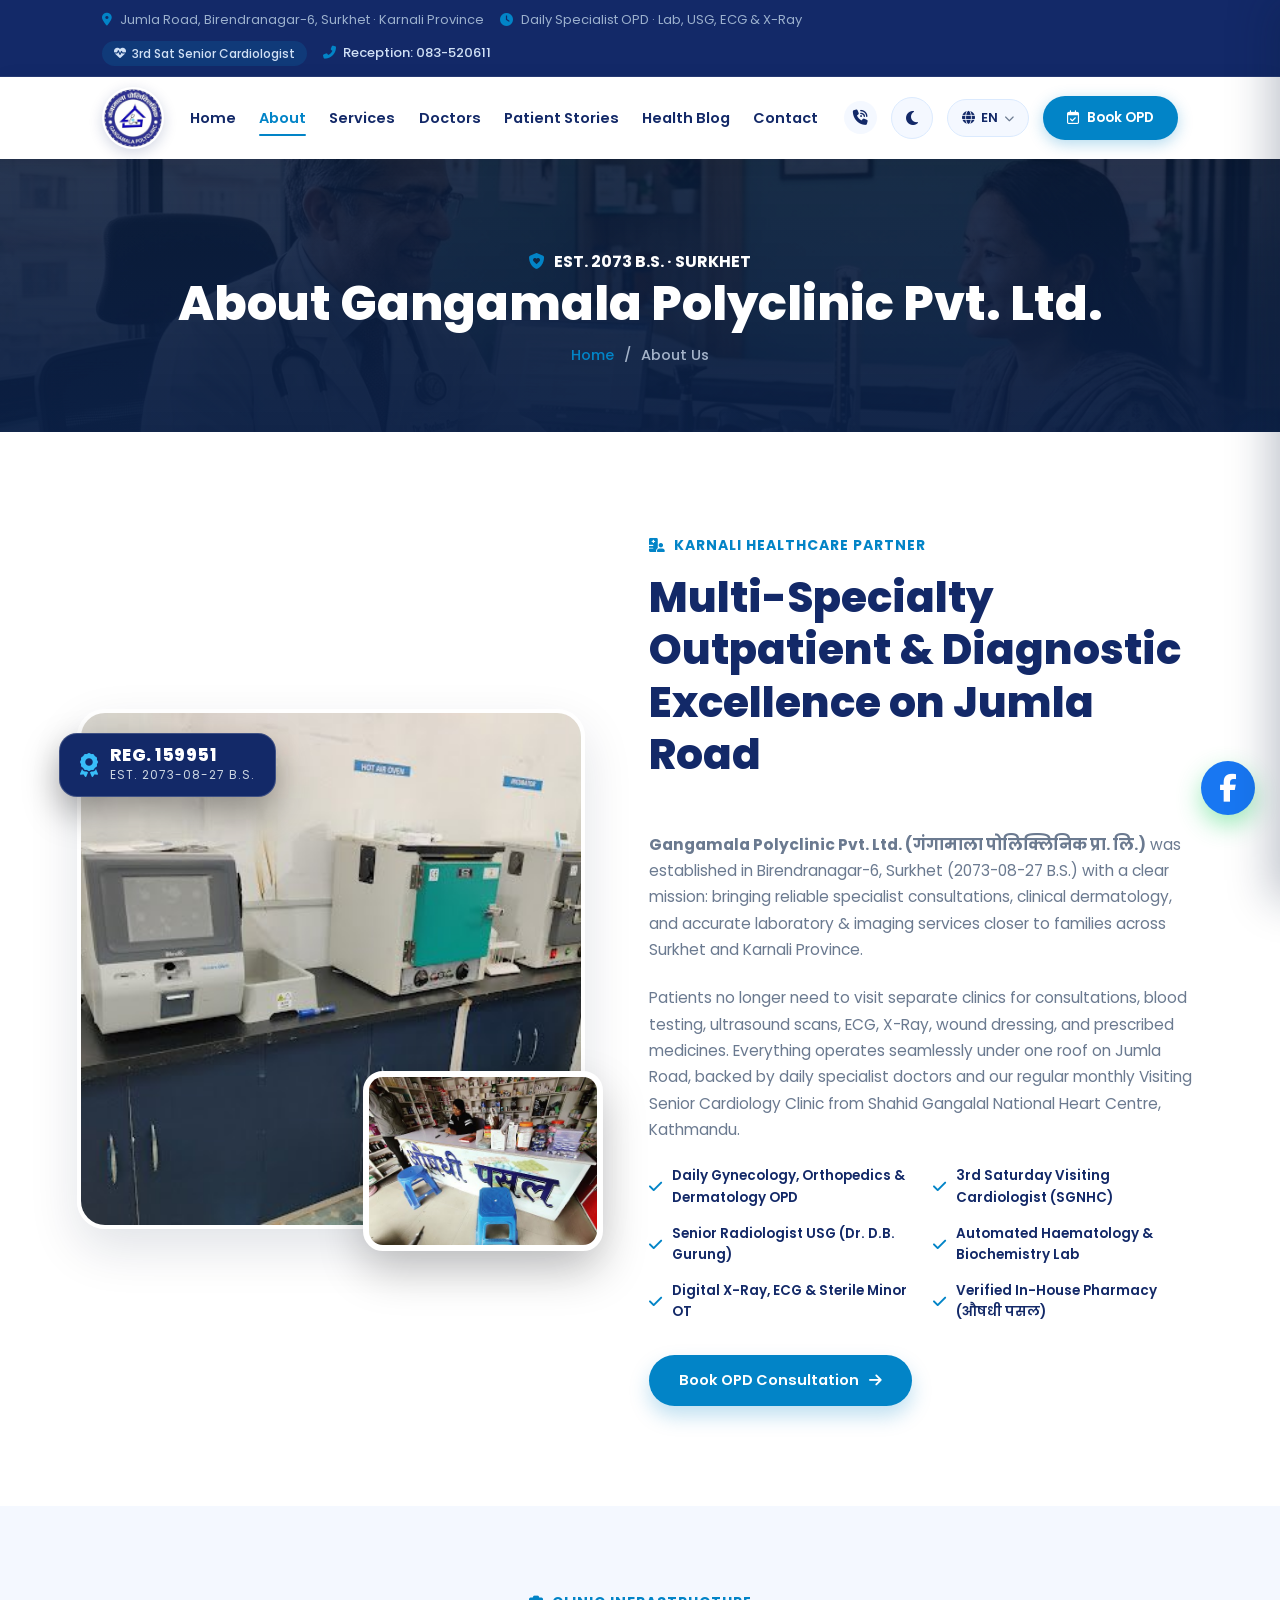
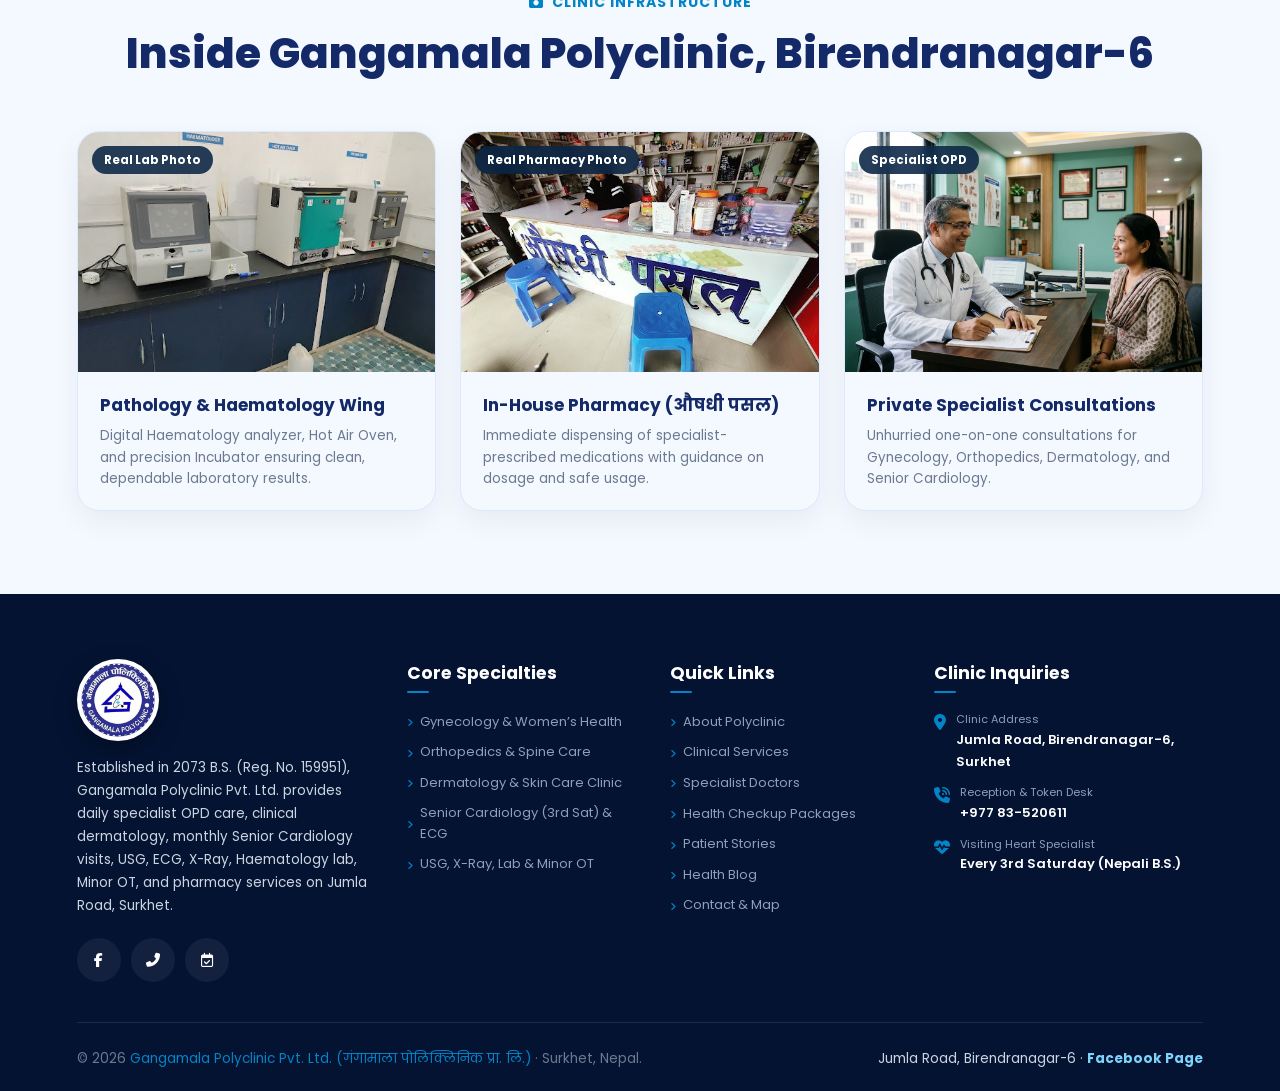
<file: about.html>
<!doctype html>
<html lang="en">
  <head>
    <meta charset="UTF-8" />
    <meta name="viewport" content="width=device-width, initial-scale=1.0, maximum-scale=5.0, user-scalable=yes" />
    <link rel="icon" type="image/png" href="images/gangamala-logo.png" />
    <link rel="preconnect" href="https://fonts.googleapis.com" />
    <link rel="preconnect" href="https://fonts.gstatic.com" crossorigin />
    <link href="https://fonts.googleapis.com/css2?family=Poppins:wght@300;400;500;600;700;800;900&display=swap" rel="stylesheet" />
    <link rel="stylesheet" href="vendor/fontawesome/css/all.min.css" />
    <title>About Gangamala Polyclinic Pvt. Ltd. | Jumla Road, Surkhet</title>
    <meta name="description" content="Learn about Gangamala Polyclinic Pvt. Ltd. (Est. 2073 B.S.) on Jumla Road, Birendranagar-6, Surkhet: daily specialist OPD, Skin Care, monthly Shahid Gangalal Cardiologist, USG, Lab, Pharmacy & Minor OT." />
    <link rel="stylesheet" href="css/styles.css?v=3" />
    <script>
      (function () {
        var t = localStorage.getItem('gm_theme');
        if (t === 'dark' || (!t && window.matchMedia && window.matchMedia('(prefers-color-scheme: dark)').matches)) {
          document.documentElement.setAttribute('data-theme', 'dark');
          document.documentElement.classList.add('theme-dark');
        }
      })();
    </script>
  </head>
  <body>
    <div id="preloader">
      <img src="images/gangamala-logo.png" alt="Gangamala Polyclinic" style="width: 74px; height: 74px; border-radius: 50%; margin-bottom: 14px; box-shadow: 0 8px 24px rgba(30, 58, 138, 0.28);" />
      <div class="preloader-spinner"></div>
    </div>
    <script>
      (function () {
        function dismiss() {
          var p = document.getElementById('preloader');
          if (p) {
            p.style.opacity = '0';
            p.style.pointerEvents = 'none';
            p.style.visibility = 'hidden';
            document.body.classList.add('loaded');
            setTimeout(function () { if (p && p.parentNode) p.style.display = 'none'; }, 400);
          }
        }
        if (document.readyState === 'complete' || document.readyState === 'interactive') {
          setTimeout(dismiss, 100);
        } else {
          document.addEventListener('DOMContentLoaded', function () { setTimeout(dismiss, 150); });
          window.addEventListener('load', dismiss);
        }
        setTimeout(dismiss, 800);
      })();
    </script>

    <!-- Top Bar -->
    <div class="top-hospital-bar">
      <div style="display: flex; gap: 16px; align-items: center; flex-wrap: wrap">
        <span><i class="fas fa-map-marker-alt" style="color: var(--primary-cyan); margin-right: 5px"></i> Jumla Road, Birendranagar-6, Surkhet · Karnali Province</span>
        <span><i class="fas fa-clock" style="color: var(--primary-cyan); margin-right: 5px"></i> Daily Specialist OPD · Lab, USG, ECG & X-Ray</span>
      </div>
      <div style="display: flex; gap: 16px; align-items: center; flex-wrap: wrap">
        <a href="index.html#cardiologyCamp" class="top-bar-emergency" style="text-decoration: none;"><i class="fas fa-heart-pulse"></i> 3rd Sat Senior Cardiologist</a>
        <a href="tel:+97783520611"><i class="fas fa-phone-alt" style="color: var(--primary-cyan); margin-right: 4px"></i> Reception: 083-520611</a>
      </div>
    </div>

    <!-- Main Header -->
    <header id="mainHeader">
      <a href="index.html" class="logo" aria-label="Gangamala Polyclinic Pvt. Ltd.">
        <img src="images/gangamala-logo.png" alt="Gangamala Polyclinic Logo" class="brand-logo-img" />
      </a>

      <ul class="nav-links">
        <li><a href="index.html" data-i18n="home">Home</a></li>
        <li><a href="about.html" class="active" data-i18n="about">About</a></li>
        <li><a href="services.html" data-i18n="services">Services</a></li>
        <li><a href="doctors.html" data-i18n="doctors">Doctors</a></li>
        <li><a href="patient-stories.html" data-i18n="patient_stories">Patient Stories</a></li>
        <li><a href="blog.html" data-i18n="blog">Health Blog</a></li>
        <li><a href="contact.html" data-i18n="contact">Contact</a></li>
      </ul>

      <div class="header-actions">
        <a href="tel:+97783520611" class="header-icon" title="Call Reception 083-520611"><i class="fas fa-phone-volume"></i></a>
        <button class="theme-toggle-btn" id="themeToggleBtn" onclick="toggleTheme()" aria-label="Toggle Theme" title="Toggle Dark/Light Mode"><i class="fas fa-moon"></i></button>
        <div class="lang-dropdown">
          <button class="lang-toggle" onclick="toggleLangDropdown(event)">
            <i class="fas fa-globe"></i>
            <span class="lang-label">EN</span>
            <i class="fas fa-chevron-down lang-chevron"></i>
          </button>
          <div class="lang-menu" id="langMenu">
            <a href="#" class="lang-option active" data-lang="en" onclick="switchLang('en', event)"><span class="lang-flag">🇳🇵</span> English</a>
            <a href="#" class="lang-option" data-lang="ne" onclick="switchLang('ne', event)"><span class="lang-flag">🇳🇵</span> नेपाली</a>
          </div>
        </div>
        <a href="appointment.html" class="btn-appointment"><i class="fa-regular fa-calendar-check"></i> <span data-i18n="book_consultation">Book OPD</span></a>
        <i class="fas fa-bars btn-menu-mobile" onclick="toggleMobileNav()"></i>
      </div>
    </header>

    <!-- Mobile Drawer -->
    <div class="mobile-drawer-scrim" id="mobileScrim" onclick="toggleMobileNav(false)"></div>
    <div class="mobile-nav-drawer" id="mobileDrawer">
      <div>
        <div class="mobile-drawer-header">
          <a href="index.html" class="logo" aria-label="Gangamala Polyclinic Pvt. Ltd.">
            <img src="images/gangamala-logo.png" alt="Gangamala Polyclinic Logo" class="brand-logo-img" />
          </a>
          <button class="mobile-drawer-close" onclick="toggleMobileNav(false)" aria-label="Close Navigation Menu"><i class="fas fa-times"></i></button>
        </div>
        <div class="mobile-settings-bar">
          <div class="mobile-lang-switcher">
            <button class="mobile-lang-btn active" data-lang="en" onclick="switchLang('en', event)"><span class="flag">🇳🇵</span> English</button>
            <button class="mobile-lang-btn" data-lang="ne" onclick="switchLang('ne', event)"><span class="flag">🇳🇵</span> नेपाली</button>
          </div>
          <button class="theme-toggle-btn mobile-theme-btn" onclick="toggleTheme()" aria-label="Toggle Theme"><i class="fas fa-moon"></i></button>
        </div>
        <ul class="mobile-nav-list">
          <li><a href="index.html" class="nav-link-item" data-i18n="home"><i class="fas fa-house"></i> Home</a></li>
          <li><a href="about.html" class="nav-link-item active" data-i18n="about_hospital"><i class="fas fa-hospital-user"></i> About Polyclinic</a></li>
          <li><a href="services.html" class="nav-link-item" data-i18n="clinical_services"><i class="fas fa-stethoscope"></i> Specialties & Services</a></li>
          <li><a href="doctors.html" class="nav-link-item" data-i18n="doctors_opd"><i class="fas fa-user-md"></i> Specialist Doctors</a></li>
          <li><a href="patient-stories.html" class="nav-link-item" data-i18n="patient_stories"><i class="fas fa-heart-pulse"></i> Patient Stories</a></li>
          <li><a href="blog.html" class="nav-link-item" data-i18n="blog"><i class="fas fa-newspaper"></i> Health Blog</a></li>
          <li><a href="contact.html" class="nav-link-item" data-i18n="contact_location"><i class="fas fa-map-location-dot"></i> Contact & Location</a></li>
        </ul>
      </div>
      <div class="mobile-drawer-footer">
        <a href="appointment.html" class="btn-appointment" style="width: 100%; justify-content: center; margin-bottom: 8px;"><i class="fa-regular fa-calendar-check"></i> Book OPD / Heart Clinic</a>
        <a href="tel:+97783520611" class="mobile-call-btn"><i class="fas fa-phone-volume"></i> Reception: <strong>+977 83-520611</strong></a>
        <a href="https://www.facebook.com/ganagamala.polyclinic.surkhet/" target="_blank" rel="noopener" class="mobile-whatsapp-btn" style="background: #1877f2;"><i class="fab fa-facebook-f"></i> Follow on Facebook</a>
      </div>
    </div>


    <section class="page-banner-hero">
      <h4><i class="fas fa-shield-heart" style="color: var(--primary-cyan); margin-right: 6px"></i> EST. 2073 B.S. · SURKHET</h4>
      <h1>About Gangamala Polyclinic Pvt. Ltd.</h1>
      <div class="page-banner-breadcrumbs"><a href="index.html">Home</a> <span>/</span> <span>About Us</span></div>
    </section>

    <section class="about-section">
      <div class="fade-left" style="flex: 1.1; width: 100%;">
        <div class="about-image-overlap-frame">
          <img src="images/gangamala-lab.jpg" alt="Gangamala Polyclinic Diagnostic Laboratory Surkhet" class="about-img-primary" />
          <div class="about-experience-pill">
            <i class="fas fa-award"></i>
            <div><strong>REG. 159951</strong><span>Est. 2073-08-27 B.S.</span></div>
          </div>
          <div class="about-img-secondary-badge" title="In-House Pharmacy Counter">
            <img src="images/gangamala-pharmacy.jpg" alt="Gangamala Polyclinic Pharmacy Counter" />
          </div>
        </div>
      </div>

      <div class="about-content fade-right" style="flex: 1.2; width: 100%;">
        <div class="section-header">
          <h4><i class="fas fa-hospital-user"></i> KARNALI HEALTHCARE PARTNER</h4>
          <h2>Multi-Specialty Outpatient & Diagnostic Excellence on Jumla Road</h2>
        </div>
        <p>
          <strong>Gangamala Polyclinic Pvt. Ltd. (गंगामाला पोलिक्लिनिक प्रा. लि.)</strong> was established in Birendranagar-6, Surkhet (2073-08-27 B.S.) with a clear mission: bringing reliable specialist consultations, clinical dermatology, and accurate laboratory & imaging services closer to families across Surkhet and Karnali Province.
        </p>
        <p>
          Patients no longer need to visit separate clinics for consultations, blood testing, ultrasound scans, ECG, X-Ray, wound dressing, and prescribed medicines. Everything operates seamlessly under one roof on Jumla Road, backed by daily specialist doctors and our regular monthly Visiting Senior Cardiology Clinic from Shahid Gangalal National Heart Centre, Kathmandu.
        </p>
        <ul class="features-grid">
          <li><i class="fas fa-check"></i> Daily Gynecology, Orthopedics & Dermatology OPD</li>
          <li><i class="fas fa-check"></i> 3rd Saturday Visiting Cardiologist (SGNHC)</li>
          <li><i class="fas fa-check"></i> Senior Radiologist USG (Dr. D.B. Gurung)</li>
          <li><i class="fas fa-check"></i> Automated Haematology & Biochemistry Lab</li>
          <li><i class="fas fa-check"></i> Digital X-Ray, ECG & Sterile Minor OT</li>
          <li><i class="fas fa-check"></i> Verified In-House Pharmacy (औषधी पसल)</li>
        </ul>
        <a href="appointment.html" class="btn-primary">Book OPD Consultation <i class="fa-solid fa-arrow-right"></i></a>
      </div>
    </section>

    <section class="facility-gallery-section" style="background: var(--bg-light);">
      <div class="section-header center fade-up">
        <h4><i class="fas fa-camera"></i> CLINIC INFRASTRUCTURE</h4>
        <h2>Inside Gangamala Polyclinic, Birendranagar-6</h2>
      </div>
      <div class="facility-gallery-grid">
        <div class="facility-photo-card fade-up delay-1">
          <div class="facility-photo-wrap">
            <span class="facility-photo-badge">Real Lab Photo</span>
            <img src="images/gangamala-lab.jpg" alt="Haematology, Hot Air Oven & Incubator Lab" />
          </div>
          <div class="facility-photo-caption">
            <h3>Pathology & Haematology Wing</h3>
            <p>Digital Haematology analyzer, Hot Air Oven, and precision Incubator ensuring clean, dependable laboratory results.</p>
          </div>
        </div>
        <div class="facility-photo-card fade-up delay-2">
          <div class="facility-photo-wrap">
            <span class="facility-photo-badge">Real Pharmacy Photo</span>
            <img src="images/gangamala-pharmacy.jpg" alt="Gangamala Polyclinic Pharmacy Counter" />
          </div>
          <div class="facility-photo-caption">
            <h3>In-House Pharmacy (औषधी पसल)</h3>
            <p>Immediate dispensing of specialist-prescribed medications with guidance on dosage and safe usage.</p>
          </div>
        </div>
        <div class="facility-photo-card fade-up delay-3">
          <div class="facility-photo-wrap">
            <span class="facility-photo-badge">Specialist OPD</span>
            <img src="images/gangamala-hero.jpg" alt="Specialist OPD Consultation" />
          </div>
          <div class="facility-photo-caption">
            <h3>Private Specialist Consultations</h3>
            <p>Unhurried one-on-one consultations for Gynecology, Orthopedics, Dermatology, and Senior Cardiology.</p>
          </div>
        </div>
      </div>
    </section>


    <!-- Footer Section -->
    <footer class="main-footer" style="padding-top: 65px;">
      <div class="footer-grid">
        <div class="footer-widget fade-up delay-1">
          <a href="index.html" class="logo" style="color: #fff; text-decoration: none; margin-bottom: 16px; display: inline-flex;">
            <img src="images/gangamala-logo.png" alt="Gangamala Polyclinic Logo" class="brand-logo-img" />
          </a>
          <p style="color: #cbd5e1; font-size: 13.5px; line-height: 1.7; margin-bottom: 20px;">
            Established in 2073 B.S. (Reg. No. 159951), Gangamala Polyclinic Pvt. Ltd. provides daily specialist OPD care, clinical dermatology, monthly Senior Cardiology visits, USG, ECG, X-Ray, Haematology lab, Minor OT, and pharmacy services on Jumla Road, Surkhet.
          </p>
          <div class="footer-social" style="margin-top: 0; display: flex; gap: 10px;">
            <a href="https://www.facebook.com/ganagamala.polyclinic.surkhet/" target="_blank" rel="noopener" aria-label="Gangamala Polyclinic Facebook"><i class="fab fa-facebook-f"></i></a>
            <a href="tel:+97783520611" aria-label="Call Gangamala Polyclinic"><i class="fas fa-phone-alt"></i></a>
            <a href="appointment.html" aria-label="Book Appointment"><i class="fa-regular fa-calendar-check"></i></a>
          </div>
        </div>

        <div class="footer-widget fade-up delay-2">
          <h3>Core Specialties</h3>
          <ul class="footer-links">
            <li><a href="services.html"><i class="fa-solid fa-angle-right"></i> Gynecology & Women’s Health</a></li>
            <li><a href="services.html"><i class="fa-solid fa-angle-right"></i> Orthopedics & Spine Care</a></li>
            <li><a href="services.html"><i class="fa-solid fa-angle-right"></i> Dermatology & Skin Care Clinic</a></li>
            <li><a href="services.html"><i class="fa-solid fa-angle-right"></i> Senior Cardiology (3rd Sat) & ECG</a></li>
            <li><a href="services.html"><i class="fa-solid fa-angle-right"></i> USG, X-Ray, Lab & Minor OT</a></li>
          </ul>
        </div>

        <div class="footer-widget fade-up delay-3">
          <h3>Quick Links</h3>
          <ul class="footer-links">
            <li><a href="about.html"><i class="fa-solid fa-angle-right"></i> About Polyclinic</a></li>
            <li><a href="services.html"><i class="fa-solid fa-angle-right"></i> Clinical Services</a></li>
            <li><a href="doctors.html"><i class="fa-solid fa-angle-right"></i> Specialist Doctors</a></li>
            <li><a href="packages.html"><i class="fa-solid fa-angle-right"></i> Health Checkup Packages</a></li>
            <li><a href="patient-stories.html"><i class="fa-solid fa-angle-right"></i> Patient Stories</a></li>
            <li><a href="blog.html"><i class="fa-solid fa-angle-right"></i> Health Blog</a></li>
            <li><a href="contact.html"><i class="fa-solid fa-angle-right"></i> Contact & Map</a></li>
          </ul>
        </div>

        <div class="footer-widget fade-up delay-4">
          <h3>Clinic Inquiries</h3>
          <div class="footer-contact-info">
            <div class="contact-row">
              <i class="fas fa-map-marker-alt"></i>
              <div><span>Clinic Address</span><strong>Jumla Road, Birendranagar-6, Surkhet</strong></div>
            </div>
            <div class="contact-row">
              <i class="fas fa-phone-volume"></i>
              <div><span>Reception & Token Desk</span><strong>+977 83-520611</strong></div>
            </div>
            <div class="contact-row">
              <i class="fas fa-heart-pulse"></i>
              <div><span>Visiting Heart Specialist</span><strong>Every 3rd Saturday (Nepali B.S.)</strong></div>
            </div>
          </div>
        </div>
      </div>

      <div class="footer-bottom fade-up" style="display: flex; justify-content: space-between; align-items: center; flex-wrap: wrap; gap: 15px; padding-top: 25px; margin-top: 40px; border-top: 1px solid rgba(255,255,255,0.1); font-size: 13.5px;">
        <div class="copyright">© 2026 <span>Gangamala Polyclinic Pvt. Ltd. (गंगामाला पोलिक्लिनिक प्रा. लि.)</span> · Surkhet, Nepal.</div>
        <div class="designer-credit" style="color: #cbd5e1;">Jumla Road, Birendranagar-6 · <a href="https://www.facebook.com/ganagamala.polyclinic.surkhet/" target="_blank" rel="noopener" style="color: #7dd3fc; font-weight: 700; text-decoration: none;">Facebook Page</a></div>
      </div>
    </footer>

    <script src="js/scripts.js?v=3"></script>
    <div class="floating-actions-container">
      <a href="https://www.facebook.com/ganagamala.polyclinic.surkhet/" target="_blank" rel="noopener" class="whatsapp-floating-btn" style="background: #1877f2; box-shadow: 0 10px 25px rgba(24, 119, 242, 0.35);" aria-label="Gangamala Polyclinic Facebook" title="Message on Facebook">
        <i class="fab fa-facebook-f"></i>
        <span class="whatsapp-floating-tooltip">Gangamala Facebook</span>
      </a>
      <button id="scrollToTopBtn" class="scroll-to-top-btn" onclick="scrollToTop()" aria-label="Scroll to top" title="Back to Top">
        <i class="fas fa-arrow-up"></i>
      </button>
    </div>
  </body>
</html>
</file>
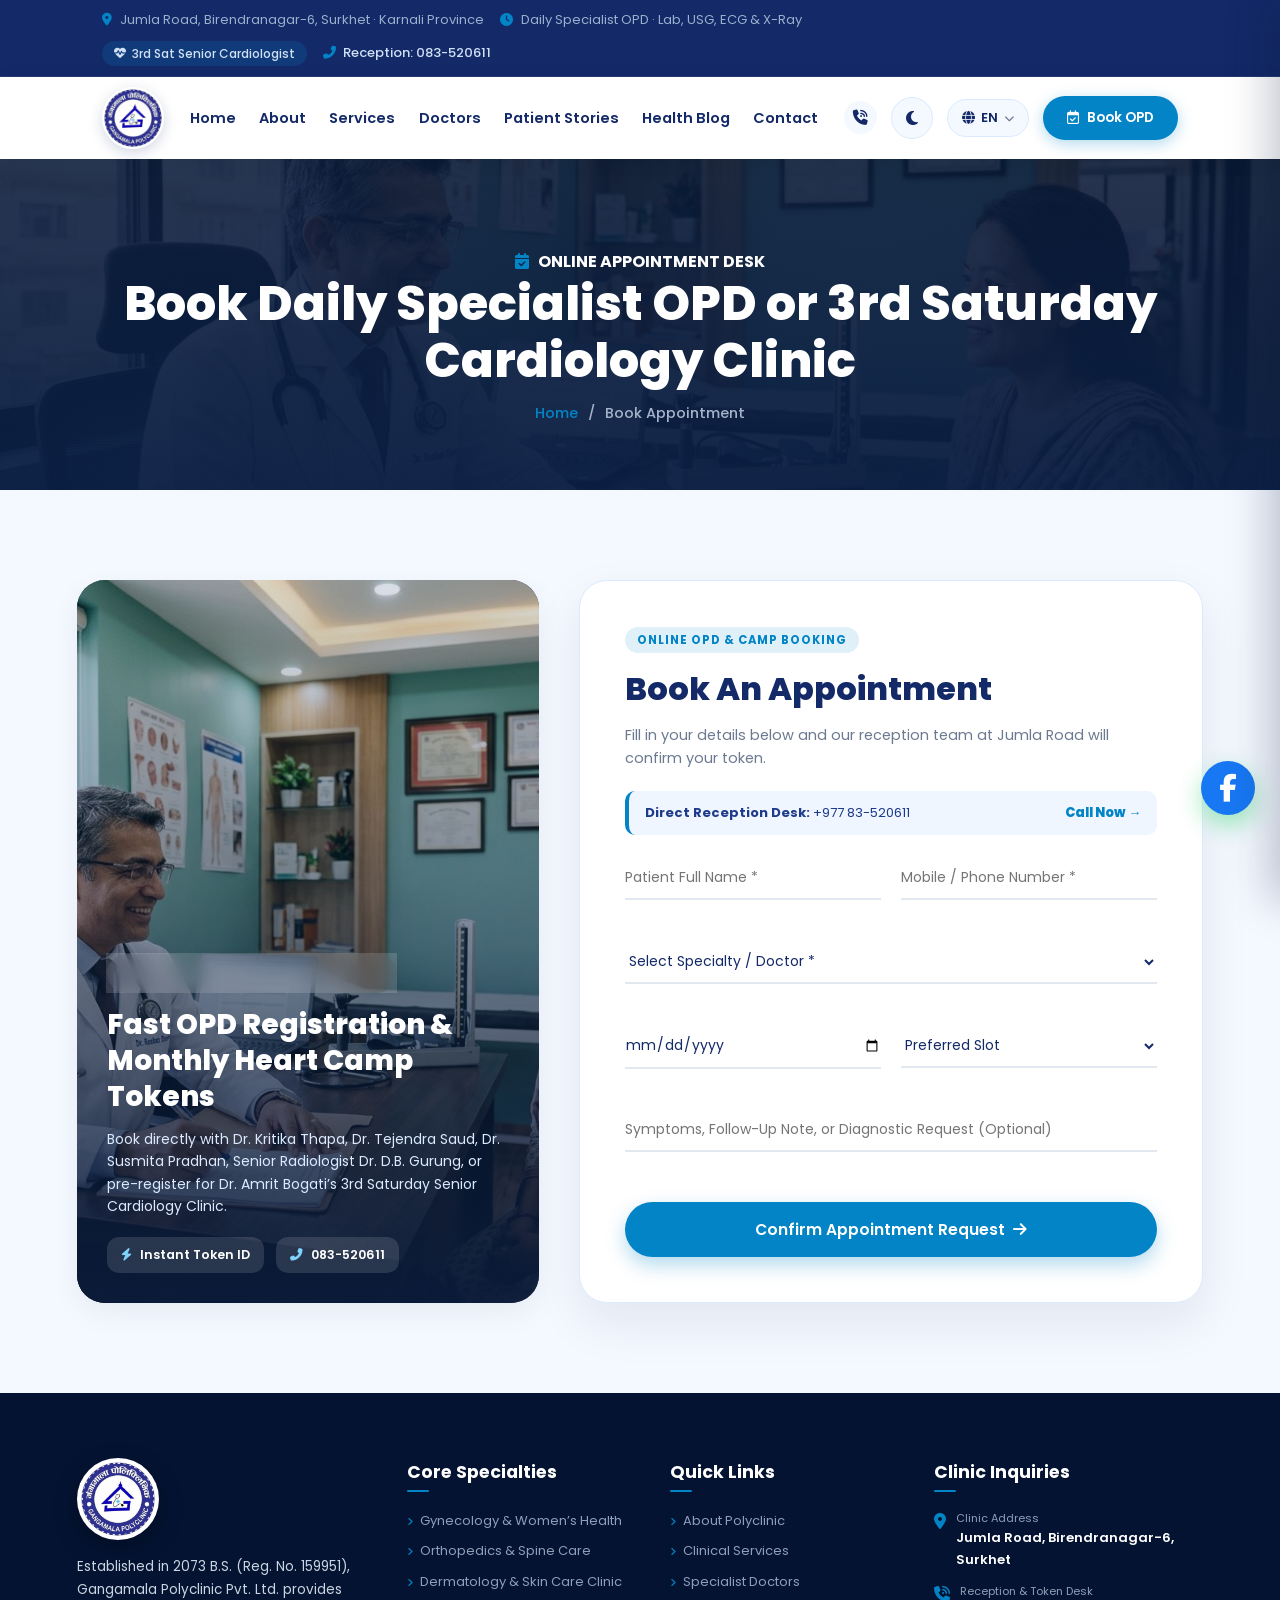
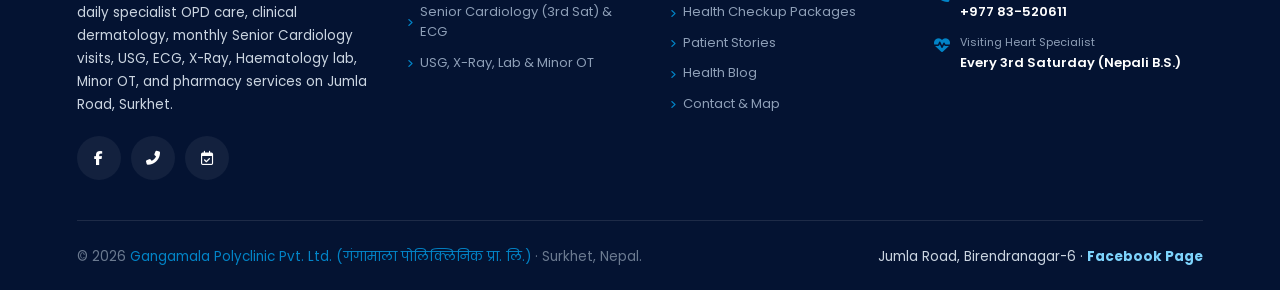
<file: appointment.html>
<!doctype html>
<html lang="en">
  <head>
    <meta charset="UTF-8" />
    <meta name="viewport" content="width=device-width, initial-scale=1.0, maximum-scale=5.0, user-scalable=yes" />
    <link rel="icon" type="image/png" href="images/gangamala-logo.png" />
    <link rel="preconnect" href="https://fonts.googleapis.com" />
    <link rel="preconnect" href="https://fonts.gstatic.com" crossorigin />
    <link href="https://fonts.googleapis.com/css2?family=Poppins:wght@300;400;500;600;700;800;900&display=swap" rel="stylesheet" />
    <link rel="stylesheet" href="vendor/fontawesome/css/all.min.css" />
    <title>Book OPD & 3rd Saturday Heart Clinic | Gangamala Polyclinic Surkhet</title>
    <meta name="description" content="Book your specialist OPD or monthly Senior Cardiologist appointment online at Gangamala Polyclinic Pvt. Ltd., Jumla Road, Birendranagar-6, Surkhet." />
    <link rel="stylesheet" href="css/styles.css?v=3" />
    <script>
      (function () {
        var t = localStorage.getItem('gm_theme');
        if (t === 'dark' || (!t && window.matchMedia && window.matchMedia('(prefers-color-scheme: dark)').matches)) {
          document.documentElement.setAttribute('data-theme', 'dark');
          document.documentElement.classList.add('theme-dark');
        }
      })();
    </script>
  </head>
  <body>
    <div id="preloader">
      <img src="images/gangamala-logo.png" alt="Gangamala Polyclinic" style="width: 74px; height: 74px; border-radius: 50%; margin-bottom: 14px; box-shadow: 0 8px 24px rgba(30, 58, 138, 0.28);" />
      <div class="preloader-spinner"></div>
    </div>
    <script>
      (function () {
        function dismiss() {
          var p = document.getElementById('preloader');
          if (p) {
            p.style.opacity = '0';
            p.style.pointerEvents = 'none';
            p.style.visibility = 'hidden';
            document.body.classList.add('loaded');
            setTimeout(function () { if (p && p.parentNode) p.style.display = 'none'; }, 400);
          }
        }
        if (document.readyState === 'complete' || document.readyState === 'interactive') {
          setTimeout(dismiss, 100);
        } else {
          document.addEventListener('DOMContentLoaded', function () { setTimeout(dismiss, 150); });
          window.addEventListener('load', dismiss);
        }
        setTimeout(dismiss, 800);
      })();
    </script>

    <!-- Top Bar -->
    <div class="top-hospital-bar">
      <div style="display: flex; gap: 16px; align-items: center; flex-wrap: wrap">
        <span><i class="fas fa-map-marker-alt" style="color: var(--primary-cyan); margin-right: 5px"></i> Jumla Road, Birendranagar-6, Surkhet · Karnali Province</span>
        <span><i class="fas fa-clock" style="color: var(--primary-cyan); margin-right: 5px"></i> Daily Specialist OPD · Lab, USG, ECG & X-Ray</span>
      </div>
      <div style="display: flex; gap: 16px; align-items: center; flex-wrap: wrap">
        <a href="index.html#cardiologyCamp" class="top-bar-emergency" style="text-decoration: none;"><i class="fas fa-heart-pulse"></i> 3rd Sat Senior Cardiologist</a>
        <a href="tel:+97783520611"><i class="fas fa-phone-alt" style="color: var(--primary-cyan); margin-right: 4px"></i> Reception: 083-520611</a>
      </div>
    </div>

    <!-- Main Header -->
    <header id="mainHeader">
      <a href="index.html" class="logo" aria-label="Gangamala Polyclinic Pvt. Ltd.">
        <img src="images/gangamala-logo.png" alt="Gangamala Polyclinic Logo" class="brand-logo-img" />
      </a>

      <ul class="nav-links">
        <li><a href="index.html" data-i18n="home">Home</a></li>
        <li><a href="about.html" data-i18n="about">About</a></li>
        <li><a href="services.html" data-i18n="services">Services</a></li>
        <li><a href="doctors.html" data-i18n="doctors">Doctors</a></li>
        <li><a href="patient-stories.html" data-i18n="patient_stories">Patient Stories</a></li>
        <li><a href="blog.html" data-i18n="blog">Health Blog</a></li>
        <li><a href="contact.html" data-i18n="contact">Contact</a></li>
      </ul>

      <div class="header-actions">
        <a href="tel:+97783520611" class="header-icon" title="Call Reception 083-520611"><i class="fas fa-phone-volume"></i></a>
        <button class="theme-toggle-btn" id="themeToggleBtn" onclick="toggleTheme()" aria-label="Toggle Theme" title="Toggle Dark/Light Mode"><i class="fas fa-moon"></i></button>
        <div class="lang-dropdown">
          <button class="lang-toggle" onclick="toggleLangDropdown(event)">
            <i class="fas fa-globe"></i>
            <span class="lang-label">EN</span>
            <i class="fas fa-chevron-down lang-chevron"></i>
          </button>
          <div class="lang-menu" id="langMenu">
            <a href="#" class="lang-option active" data-lang="en" onclick="switchLang('en', event)"><span class="lang-flag">🇳🇵</span> English</a>
            <a href="#" class="lang-option" data-lang="ne" onclick="switchLang('ne', event)"><span class="lang-flag">🇳🇵</span> नेपाली</a>
          </div>
        </div>
        <a href="appointment.html" class="btn-appointment"><i class="fa-regular fa-calendar-check"></i> <span data-i18n="book_consultation">Book OPD</span></a>
        <i class="fas fa-bars btn-menu-mobile" onclick="toggleMobileNav()"></i>
      </div>
    </header>

    <!-- Mobile Drawer -->
    <div class="mobile-drawer-scrim" id="mobileScrim" onclick="toggleMobileNav(false)"></div>
    <div class="mobile-nav-drawer" id="mobileDrawer">
      <div>
        <div class="mobile-drawer-header">
          <a href="index.html" class="logo" aria-label="Gangamala Polyclinic Pvt. Ltd.">
            <img src="images/gangamala-logo.png" alt="Gangamala Polyclinic Logo" class="brand-logo-img" />
          </a>
          <button class="mobile-drawer-close" onclick="toggleMobileNav(false)" aria-label="Close Navigation Menu"><i class="fas fa-times"></i></button>
        </div>
        <div class="mobile-settings-bar">
          <div class="mobile-lang-switcher">
            <button class="mobile-lang-btn active" data-lang="en" onclick="switchLang('en', event)"><span class="flag">🇳🇵</span> English</button>
            <button class="mobile-lang-btn" data-lang="ne" onclick="switchLang('ne', event)"><span class="flag">🇳🇵</span> नेपाली</button>
          </div>
          <button class="theme-toggle-btn mobile-theme-btn" onclick="toggleTheme()" aria-label="Toggle Theme"><i class="fas fa-moon"></i></button>
        </div>
        <ul class="mobile-nav-list">
          <li><a href="index.html" class="nav-link-item" data-i18n="home"><i class="fas fa-house"></i> Home</a></li>
          <li><a href="about.html" class="nav-link-item" data-i18n="about_hospital"><i class="fas fa-hospital-user"></i> About Polyclinic</a></li>
          <li><a href="services.html" class="nav-link-item" data-i18n="clinical_services"><i class="fas fa-stethoscope"></i> Specialties & Services</a></li>
          <li><a href="doctors.html" class="nav-link-item" data-i18n="doctors_opd"><i class="fas fa-user-md"></i> Specialist Doctors</a></li>
          <li><a href="patient-stories.html" class="nav-link-item" data-i18n="patient_stories"><i class="fas fa-heart-pulse"></i> Patient Stories</a></li>
          <li><a href="blog.html" class="nav-link-item" data-i18n="blog"><i class="fas fa-newspaper"></i> Health Blog</a></li>
          <li><a href="contact.html" class="nav-link-item" data-i18n="contact_location"><i class="fas fa-map-location-dot"></i> Contact & Location</a></li>
        </ul>
      </div>
      <div class="mobile-drawer-footer">
        <a href="appointment.html" class="btn-appointment" style="width: 100%; justify-content: center; margin-bottom: 8px;"><i class="fa-regular fa-calendar-check"></i> Book OPD / Heart Clinic</a>
        <a href="tel:+97783520611" class="mobile-call-btn"><i class="fas fa-phone-volume"></i> Reception: <strong>+977 83-520611</strong></a>
        <a href="https://www.facebook.com/ganagamala.polyclinic.surkhet/" target="_blank" rel="noopener" class="mobile-whatsapp-btn" style="background: #1877f2;"><i class="fab fa-facebook-f"></i> Follow on Facebook</a>
      </div>
    </div>


    <section class="page-banner-hero">
      <h4><i class="fas fa-calendar-check" style="color: var(--primary-cyan); margin-right: 6px"></i> ONLINE APPOINTMENT DESK</h4>
      <h1>Book Daily Specialist OPD or 3rd Saturday Cardiology Clinic</h1>
      <div class="page-banner-breadcrumbs"><a href="index.html">Home</a> <span>/</span> <span>Book Appointment</span></div>
    </section>

    <section class="book-section" style="padding: clamp(60px, 7vw, 90px) clamp(16px, 6vw, 8%); background: var(--bg-light);">
      <div class="appointment-redesign-wrapper">
        <div class="appointment-visual-card fade-left">
          <img src="images/gangamala-hero.jpg" alt="Specialist Consultation at Gangamala Polyclinic" />
          <div class="appointment-visual-content">
            <div class="appointment-rating-pill"><i class="fas fa-star" style="color: #ffb703;"></i> 5.0 / 5.0 Patient Rating · Surkhet</div>
            <h3 style="font-size: clamp(22px, 2.5vw, 28px); font-weight: 800; line-height: 1.3; margin-bottom: 12px;">Fast OPD Registration & Monthly Heart Camp Tokens</h3>
            <p style="font-size: 14px; color: #dbeafe; line-height: 1.6; margin-bottom: 20px;">
              Book directly with Dr. Kritika Thapa, Dr. Tejendra Saud, Dr. Susmita Pradhan, Senior Radiologist Dr. D.B. Gurung, or pre-register for Dr. Amrit Bogati’s 3rd Saturday Senior Cardiology Clinic.
            </p>
            <div style="display: flex; gap: 12px; flex-wrap: wrap;">
              <div style="background: rgba(255,255,255,0.12); padding: 8px 14px; border-radius: 12px; font-size: 12.5px; font-weight: 600;"><i class="fas fa-bolt" style="color: #7dd3fc; margin-right: 5px;"></i> Instant Token ID</div>
              <div style="background: rgba(255,255,255,0.12); padding: 8px 14px; border-radius: 12px; font-size: 12.5px; font-weight: 600;"><i class="fas fa-phone-alt" style="color: #7dd3fc; margin-right: 5px;"></i> 083-520611</div>
            </div>
          </div>
        </div>

        <div class="appointment-form-box fade-right">
          <div class="side-tag" data-i18n="online_consultation">ONLINE OPD & CAMP BOOKING</div>
          <h2 style="font-size: clamp(24px, 3vw, 32px); color: var(--primary-dark); font-weight: 800; margin-bottom: 10px;">Book An <span>Appointment</span></h2>
          <p style="color: var(--text-gray); font-size: 14.5px; margin-bottom: 20px;">Fill in your details below and our reception team at Jumla Road will confirm your token.</p>

          <div style="background: #eff6ff; border-left: 4px solid #0284c7; padding: 12px 16px; border-radius: 10px; margin-bottom: 22px; font-size: 13px; color: #1e3a8a; display: flex; align-items: center; justify-content: space-between; flex-wrap: wrap; gap: 10px;">
            <div><strong>Direct Reception Desk:</strong> +977 83-520611</div>
            <a href="tel:+97783520611" style="color: #0284c7; font-weight: 800; text-decoration: none;">Call Now →</a>
          </div>

          <form onsubmit="return handleAppointmentSubmit(event)">
            <div class="form-grid">
              <div class="form-group"><input type="text" placeholder="Patient Full Name *" required /></div>
              <div class="form-group"><input type="tel" placeholder="Mobile / Phone Number *" required /></div>
              <div class="form-group full-width">
                <select required>
                  <option value="" disabled selected>Select Specialty / Doctor *</option>
                  <option>Gynecology & Women's Health — Dr. Kritika Thapa (Daily OPD)</option>
                  <option>Orthopedics & Spine Care — Dr. Tejendra Saud (Daily OPD)</option>
                  <option>Dermatology & Skin Care — Dr. Susmita Pradhan (Daily OPD)</option>
                  <option>Senior Cardiology (3rd Saturday B.S.) — Dr. Amrit Bogati</option>
                  <option>Ultrasonography (USG) — Senior Radiologist Dr. D.B. Gurung</option>
                  <option>Pathology Lab / 12-Lead ECG / Digital X-Ray</option>
                  <option>Dressing & Minor OT Service</option>
                </select>
              </div>
              <div class="form-group"><input type="date" required /></div>
              <div class="form-group">
                <select>
                  <option>Preferred Slot</option>
                  <option>Morning OPD (7:30 AM – 11:00 AM)</option>
                  <option>Midday USG & Diagnostics (11:00 AM – 2:00 PM)</option>
                  <option>Afternoon / Evening OPD (3:00 PM – 7:00 PM)</option>
                  <option>3rd Saturday Monthly Cardiology Clinic</option>
                </select>
              </div>
              <div class="form-group full-width"><input type="text" placeholder="Symptoms, Follow-Up Note, or Diagnostic Request (Optional)" /></div>
            </div>
            <button type="submit" class="btn-submit" style="width: 100%; justify-content: center; font-size: 15.5px; padding: 16px; margin-top: 10px;">
              Confirm Appointment Request <i class="fa-solid fa-arrow-right"></i>
            </button>
          </form>
        </div>
      </div>
    </section>


    <!-- Footer Section -->
    <footer class="main-footer" style="padding-top: 65px;">
      <div class="footer-grid">
        <div class="footer-widget fade-up delay-1">
          <a href="index.html" class="logo" style="color: #fff; text-decoration: none; margin-bottom: 16px; display: inline-flex;">
            <img src="images/gangamala-logo.png" alt="Gangamala Polyclinic Logo" class="brand-logo-img" />
          </a>
          <p style="color: #cbd5e1; font-size: 13.5px; line-height: 1.7; margin-bottom: 20px;">
            Established in 2073 B.S. (Reg. No. 159951), Gangamala Polyclinic Pvt. Ltd. provides daily specialist OPD care, clinical dermatology, monthly Senior Cardiology visits, USG, ECG, X-Ray, Haematology lab, Minor OT, and pharmacy services on Jumla Road, Surkhet.
          </p>
          <div class="footer-social" style="margin-top: 0; display: flex; gap: 10px;">
            <a href="https://www.facebook.com/ganagamala.polyclinic.surkhet/" target="_blank" rel="noopener" aria-label="Gangamala Polyclinic Facebook"><i class="fab fa-facebook-f"></i></a>
            <a href="tel:+97783520611" aria-label="Call Gangamala Polyclinic"><i class="fas fa-phone-alt"></i></a>
            <a href="appointment.html" aria-label="Book Appointment"><i class="fa-regular fa-calendar-check"></i></a>
          </div>
        </div>

        <div class="footer-widget fade-up delay-2">
          <h3>Core Specialties</h3>
          <ul class="footer-links">
            <li><a href="services.html"><i class="fa-solid fa-angle-right"></i> Gynecology & Women’s Health</a></li>
            <li><a href="services.html"><i class="fa-solid fa-angle-right"></i> Orthopedics & Spine Care</a></li>
            <li><a href="services.html"><i class="fa-solid fa-angle-right"></i> Dermatology & Skin Care Clinic</a></li>
            <li><a href="services.html"><i class="fa-solid fa-angle-right"></i> Senior Cardiology (3rd Sat) & ECG</a></li>
            <li><a href="services.html"><i class="fa-solid fa-angle-right"></i> USG, X-Ray, Lab & Minor OT</a></li>
          </ul>
        </div>

        <div class="footer-widget fade-up delay-3">
          <h3>Quick Links</h3>
          <ul class="footer-links">
            <li><a href="about.html"><i class="fa-solid fa-angle-right"></i> About Polyclinic</a></li>
            <li><a href="services.html"><i class="fa-solid fa-angle-right"></i> Clinical Services</a></li>
            <li><a href="doctors.html"><i class="fa-solid fa-angle-right"></i> Specialist Doctors</a></li>
            <li><a href="packages.html"><i class="fa-solid fa-angle-right"></i> Health Checkup Packages</a></li>
            <li><a href="patient-stories.html"><i class="fa-solid fa-angle-right"></i> Patient Stories</a></li>
            <li><a href="blog.html"><i class="fa-solid fa-angle-right"></i> Health Blog</a></li>
            <li><a href="contact.html"><i class="fa-solid fa-angle-right"></i> Contact & Map</a></li>
          </ul>
        </div>

        <div class="footer-widget fade-up delay-4">
          <h3>Clinic Inquiries</h3>
          <div class="footer-contact-info">
            <div class="contact-row">
              <i class="fas fa-map-marker-alt"></i>
              <div><span>Clinic Address</span><strong>Jumla Road, Birendranagar-6, Surkhet</strong></div>
            </div>
            <div class="contact-row">
              <i class="fas fa-phone-volume"></i>
              <div><span>Reception & Token Desk</span><strong>+977 83-520611</strong></div>
            </div>
            <div class="contact-row">
              <i class="fas fa-heart-pulse"></i>
              <div><span>Visiting Heart Specialist</span><strong>Every 3rd Saturday (Nepali B.S.)</strong></div>
            </div>
          </div>
        </div>
      </div>

      <div class="footer-bottom fade-up" style="display: flex; justify-content: space-between; align-items: center; flex-wrap: wrap; gap: 15px; padding-top: 25px; margin-top: 40px; border-top: 1px solid rgba(255,255,255,0.1); font-size: 13.5px;">
        <div class="copyright">© 2026 <span>Gangamala Polyclinic Pvt. Ltd. (गंगामाला पोलिक्लिनिक प्रा. लि.)</span> · Surkhet, Nepal.</div>
        <div class="designer-credit" style="color: #cbd5e1;">Jumla Road, Birendranagar-6 · <a href="https://www.facebook.com/ganagamala.polyclinic.surkhet/" target="_blank" rel="noopener" style="color: #7dd3fc; font-weight: 700; text-decoration: none;">Facebook Page</a></div>
      </div>
    </footer>

    <script src="js/scripts.js?v=3"></script>
    <div class="floating-actions-container">
      <a href="https://www.facebook.com/ganagamala.polyclinic.surkhet/" target="_blank" rel="noopener" class="whatsapp-floating-btn" style="background: #1877f2; box-shadow: 0 10px 25px rgba(24, 119, 242, 0.35);" aria-label="Gangamala Polyclinic Facebook" title="Message on Facebook">
        <i class="fab fa-facebook-f"></i>
        <span class="whatsapp-floating-tooltip">Gangamala Facebook</span>
      </a>
      <button id="scrollToTopBtn" class="scroll-to-top-btn" onclick="scrollToTop()" aria-label="Scroll to top" title="Back to Top">
        <i class="fas fa-arrow-up"></i>
      </button>
    </div>
  </body>
</html>
</file>
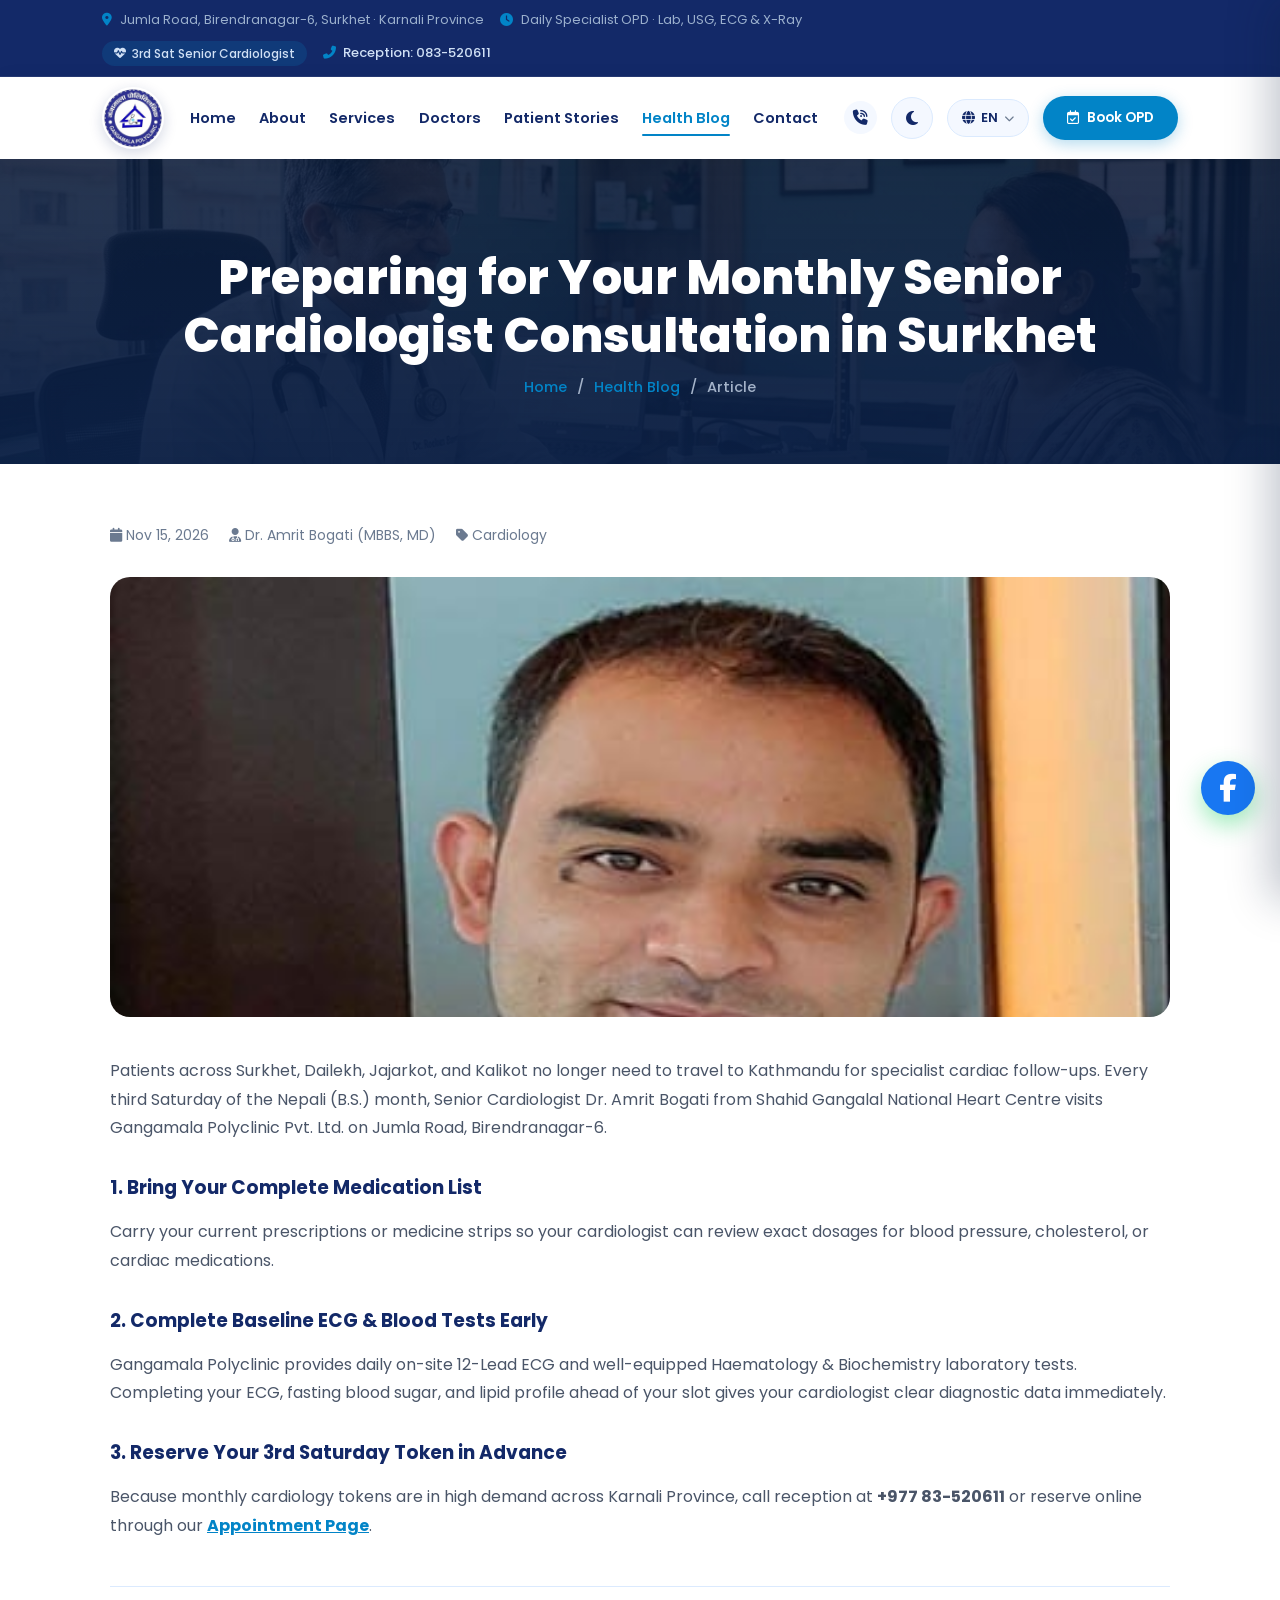
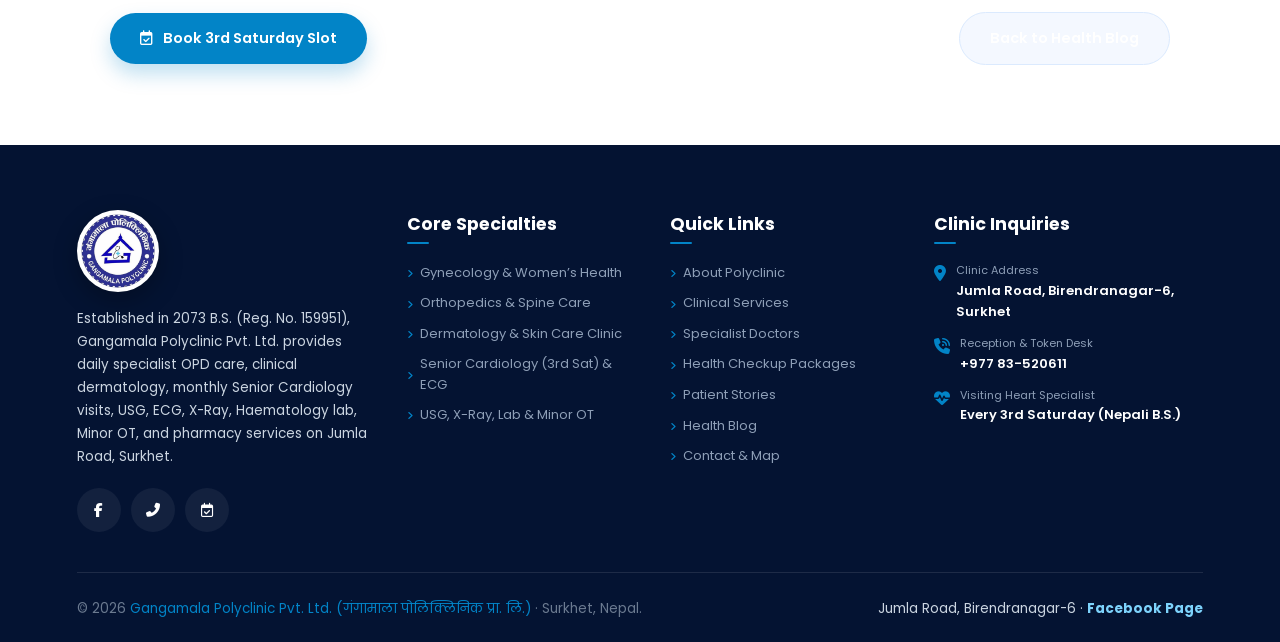
<file: blog-single.html>
<!doctype html>
<html lang="en">
  <head>
    <meta charset="UTF-8" />
    <meta name="viewport" content="width=device-width, initial-scale=1.0, maximum-scale=5.0, user-scalable=yes" />
    <link rel="icon" type="image/png" href="images/gangamala-logo.png" />
    <link rel="preconnect" href="https://fonts.googleapis.com" />
    <link rel="preconnect" href="https://fonts.gstatic.com" crossorigin />
    <link href="https://fonts.googleapis.com/css2?family=Poppins:wght@300;400;500;600;700;800;900&display=swap" rel="stylesheet" />
    <link rel="stylesheet" href="vendor/fontawesome/css/all.min.css" />
    <title>Preparing for Your Monthly Cardiologist Visit | Gangamala Polyclinic Surkhet</title>
    <meta name="description" content="Clinical preparation guide for Dr. Amrit Bogati's 3rd Saturday Senior Cardiology Clinic at Gangamala Polyclinic, Jumla Road, Surkhet." />
    <link rel="stylesheet" href="css/styles.css?v=3" />
    <script>
      (function () {
        var t = localStorage.getItem('gm_theme');
        if (t === 'dark' || (!t && window.matchMedia && window.matchMedia('(prefers-color-scheme: dark)').matches)) {
          document.documentElement.setAttribute('data-theme', 'dark');
          document.documentElement.classList.add('theme-dark');
        }
      })();
    </script>
  </head>
  <body>
    <div id="preloader">
      <img src="images/gangamala-logo.png" alt="Gangamala Polyclinic" style="width: 74px; height: 74px; border-radius: 50%; margin-bottom: 14px; box-shadow: 0 8px 24px rgba(30, 58, 138, 0.28);" />
      <div class="preloader-spinner"></div>
    </div>
    <script>
      (function () {
        function dismiss() {
          var p = document.getElementById('preloader');
          if (p) {
            p.style.opacity = '0';
            p.style.pointerEvents = 'none';
            p.style.visibility = 'hidden';
            document.body.classList.add('loaded');
            setTimeout(function () { if (p && p.parentNode) p.style.display = 'none'; }, 400);
          }
        }
        if (document.readyState === 'complete' || document.readyState === 'interactive') {
          setTimeout(dismiss, 100);
        } else {
          document.addEventListener('DOMContentLoaded', function () { setTimeout(dismiss, 150); });
          window.addEventListener('load', dismiss);
        }
        setTimeout(dismiss, 800);
      })();
    </script>

    <!-- Top Bar -->
    <div class="top-hospital-bar">
      <div style="display: flex; gap: 16px; align-items: center; flex-wrap: wrap">
        <span><i class="fas fa-map-marker-alt" style="color: var(--primary-cyan); margin-right: 5px"></i> Jumla Road, Birendranagar-6, Surkhet · Karnali Province</span>
        <span><i class="fas fa-clock" style="color: var(--primary-cyan); margin-right: 5px"></i> Daily Specialist OPD · Lab, USG, ECG & X-Ray</span>
      </div>
      <div style="display: flex; gap: 16px; align-items: center; flex-wrap: wrap">
        <a href="index.html#cardiologyCamp" class="top-bar-emergency" style="text-decoration: none;"><i class="fas fa-heart-pulse"></i> 3rd Sat Senior Cardiologist</a>
        <a href="tel:+97783520611"><i class="fas fa-phone-alt" style="color: var(--primary-cyan); margin-right: 4px"></i> Reception: 083-520611</a>
      </div>
    </div>

    <!-- Main Header -->
    <header id="mainHeader">
      <a href="index.html" class="logo" aria-label="Gangamala Polyclinic Pvt. Ltd.">
        <img src="images/gangamala-logo.png" alt="Gangamala Polyclinic Logo" class="brand-logo-img" />
      </a>

      <ul class="nav-links">
        <li><a href="index.html" data-i18n="home">Home</a></li>
        <li><a href="about.html" data-i18n="about">About</a></li>
        <li><a href="services.html" data-i18n="services">Services</a></li>
        <li><a href="doctors.html" data-i18n="doctors">Doctors</a></li>
        <li><a href="patient-stories.html" data-i18n="patient_stories">Patient Stories</a></li>
        <li><a href="blog.html" class="active" data-i18n="blog">Health Blog</a></li>
        <li><a href="contact.html" data-i18n="contact">Contact</a></li>
      </ul>

      <div class="header-actions">
        <a href="tel:+97783520611" class="header-icon" title="Call Reception 083-520611"><i class="fas fa-phone-volume"></i></a>
        <button class="theme-toggle-btn" id="themeToggleBtn" onclick="toggleTheme()" aria-label="Toggle Theme" title="Toggle Dark/Light Mode"><i class="fas fa-moon"></i></button>
        <div class="lang-dropdown">
          <button class="lang-toggle" onclick="toggleLangDropdown(event)">
            <i class="fas fa-globe"></i>
            <span class="lang-label">EN</span>
            <i class="fas fa-chevron-down lang-chevron"></i>
          </button>
          <div class="lang-menu" id="langMenu">
            <a href="#" class="lang-option active" data-lang="en" onclick="switchLang('en', event)"><span class="lang-flag">🇳🇵</span> English</a>
            <a href="#" class="lang-option" data-lang="ne" onclick="switchLang('ne', event)"><span class="lang-flag">🇳🇵</span> नेपाली</a>
          </div>
        </div>
        <a href="appointment.html" class="btn-appointment"><i class="fa-regular fa-calendar-check"></i> <span data-i18n="book_consultation">Book OPD</span></a>
        <i class="fas fa-bars btn-menu-mobile" onclick="toggleMobileNav()"></i>
      </div>
    </header>

    <!-- Mobile Drawer -->
    <div class="mobile-drawer-scrim" id="mobileScrim" onclick="toggleMobileNav(false)"></div>
    <div class="mobile-nav-drawer" id="mobileDrawer">
      <div>
        <div class="mobile-drawer-header">
          <a href="index.html" class="logo" aria-label="Gangamala Polyclinic Pvt. Ltd.">
            <img src="images/gangamala-logo.png" alt="Gangamala Polyclinic Logo" class="brand-logo-img" />
          </a>
          <button class="mobile-drawer-close" onclick="toggleMobileNav(false)" aria-label="Close Navigation Menu"><i class="fas fa-times"></i></button>
        </div>
        <div class="mobile-settings-bar">
          <div class="mobile-lang-switcher">
            <button class="mobile-lang-btn active" data-lang="en" onclick="switchLang('en', event)"><span class="flag">🇳🇵</span> English</button>
            <button class="mobile-lang-btn" data-lang="ne" onclick="switchLang('ne', event)"><span class="flag">🇳🇵</span> नेपाली</button>
          </div>
          <button class="theme-toggle-btn mobile-theme-btn" onclick="toggleTheme()" aria-label="Toggle Theme"><i class="fas fa-moon"></i></button>
        </div>
        <ul class="mobile-nav-list">
          <li><a href="index.html" class="nav-link-item" data-i18n="home"><i class="fas fa-house"></i> Home</a></li>
          <li><a href="about.html" class="nav-link-item" data-i18n="about_hospital"><i class="fas fa-hospital-user"></i> About Polyclinic</a></li>
          <li><a href="services.html" class="nav-link-item" data-i18n="clinical_services"><i class="fas fa-stethoscope"></i> Specialties & Services</a></li>
          <li><a href="doctors.html" class="nav-link-item" data-i18n="doctors_opd"><i class="fas fa-user-md"></i> Specialist Doctors</a></li>
          <li><a href="patient-stories.html" class="nav-link-item" data-i18n="patient_stories"><i class="fas fa-heart-pulse"></i> Patient Stories</a></li>
          <li><a href="blog.html" class="nav-link-item active" data-i18n="blog"><i class="fas fa-newspaper"></i> Health Blog</a></li>
          <li><a href="contact.html" class="nav-link-item" data-i18n="contact_location"><i class="fas fa-map-location-dot"></i> Contact & Location</a></li>
        </ul>
      </div>
      <div class="mobile-drawer-footer">
        <a href="appointment.html" class="btn-appointment" style="width: 100%; justify-content: center; margin-bottom: 8px;"><i class="fa-regular fa-calendar-check"></i> Book OPD / Heart Clinic</a>
        <a href="tel:+97783520611" class="mobile-call-btn"><i class="fas fa-phone-volume"></i> Reception: <strong>+977 83-520611</strong></a>
        <a href="https://www.facebook.com/ganagamala.polyclinic.surkhet/" target="_blank" rel="noopener" class="mobile-whatsapp-btn" style="background: #1877f2;"><i class="fab fa-facebook-f"></i> Follow on Facebook</a>
      </div>
    </div>


    <div class="page-banner-hero" style="padding: 100px 8% 55px;">
      <h1>Preparing for Your Monthly Senior Cardiologist Consultation in Surkhet</h1>
      <div class="page-banner-breadcrumbs"><a href="index.html">Home</a> / <a href="blog.html">Health Blog</a> / <span>Article</span></div>
    </div>

    <section class="single-blog-content" style="padding-top: 60px;">
      <div class="single-blog-meta" style="margin-bottom: 30px; justify-content: flex-start;">
        <span><i class="fas fa-calendar"></i> Nov 15, 2026</span>
        <span><i class="fas fa-user-md"></i> Dr. Amrit Bogati (MBBS, MD)</span>
        <span><i class="fas fa-tag"></i> Cardiology</span>
      </div>

      <img src="images/dr-amrit-bogati.jpg" alt="Dr. Amrit Bogati - Senior Cardiologist" style="max-height: 440px; object-fit: cover; object-position: top center; width: 100%; border-radius: 20px;" />

      <p>Patients across Surkhet, Dailekh, Jajarkot, and Kalikot no longer need to travel to Kathmandu for specialist cardiac follow-ups. Every third Saturday of the Nepali (B.S.) month, Senior Cardiologist Dr. Amrit Bogati from Shahid Gangalal National Heart Centre visits Gangamala Polyclinic Pvt. Ltd. on Jumla Road, Birendranagar-6.</p>

      <h3>1. Bring Your Complete Medication List</h3>
      <p>Carry your current prescriptions or medicine strips so your cardiologist can review exact dosages for blood pressure, cholesterol, or cardiac medications.</p>

      <h3>2. Complete Baseline ECG & Blood Tests Early</h3>
      <p>Gangamala Polyclinic provides daily on-site 12-Lead ECG and well-equipped Haematology & Biochemistry laboratory tests. Completing your ECG, fasting blood sugar, and lipid profile ahead of your slot gives your cardiologist clear diagnostic data immediately.</p>

      <h3>3. Reserve Your 3rd Saturday Token in Advance</h3>
      <p>Because monthly cardiology tokens are in high demand across Karnali Province, call reception at <strong>+977 83-520611</strong> or reserve online through our <a href="appointment.html" style="color: var(--primary-cyan); font-weight: 700;">Appointment Page</a>.</p>

      <div style="margin-top: 45px; padding-top: 25px; border-top: 1px solid #dbeafe; display: flex; justify-content: space-between; align-items: center; flex-wrap: wrap; gap: 15px;">
        <a href="appointment.html" class="btn-primary"><i class="fa-regular fa-calendar-check"></i> Book 3rd Saturday Slot</a>
        <a href="blog.html" class="btn-primary" style="background: var(--bg-light); color: var(--primary-dark); box-shadow: none; border: 1px solid #dbeafe;">Back to Health Blog</a>
      </div>
    </section>


    <!-- Footer Section -->
    <footer class="main-footer" style="padding-top: 65px;">
      <div class="footer-grid">
        <div class="footer-widget fade-up delay-1">
          <a href="index.html" class="logo" style="color: #fff; text-decoration: none; margin-bottom: 16px; display: inline-flex;">
            <img src="images/gangamala-logo.png" alt="Gangamala Polyclinic Logo" class="brand-logo-img" />
          </a>
          <p style="color: #cbd5e1; font-size: 13.5px; line-height: 1.7; margin-bottom: 20px;">
            Established in 2073 B.S. (Reg. No. 159951), Gangamala Polyclinic Pvt. Ltd. provides daily specialist OPD care, clinical dermatology, monthly Senior Cardiology visits, USG, ECG, X-Ray, Haematology lab, Minor OT, and pharmacy services on Jumla Road, Surkhet.
          </p>
          <div class="footer-social" style="margin-top: 0; display: flex; gap: 10px;">
            <a href="https://www.facebook.com/ganagamala.polyclinic.surkhet/" target="_blank" rel="noopener" aria-label="Gangamala Polyclinic Facebook"><i class="fab fa-facebook-f"></i></a>
            <a href="tel:+97783520611" aria-label="Call Gangamala Polyclinic"><i class="fas fa-phone-alt"></i></a>
            <a href="appointment.html" aria-label="Book Appointment"><i class="fa-regular fa-calendar-check"></i></a>
          </div>
        </div>

        <div class="footer-widget fade-up delay-2">
          <h3>Core Specialties</h3>
          <ul class="footer-links">
            <li><a href="services.html"><i class="fa-solid fa-angle-right"></i> Gynecology & Women’s Health</a></li>
            <li><a href="services.html"><i class="fa-solid fa-angle-right"></i> Orthopedics & Spine Care</a></li>
            <li><a href="services.html"><i class="fa-solid fa-angle-right"></i> Dermatology & Skin Care Clinic</a></li>
            <li><a href="services.html"><i class="fa-solid fa-angle-right"></i> Senior Cardiology (3rd Sat) & ECG</a></li>
            <li><a href="services.html"><i class="fa-solid fa-angle-right"></i> USG, X-Ray, Lab & Minor OT</a></li>
          </ul>
        </div>

        <div class="footer-widget fade-up delay-3">
          <h3>Quick Links</h3>
          <ul class="footer-links">
            <li><a href="about.html"><i class="fa-solid fa-angle-right"></i> About Polyclinic</a></li>
            <li><a href="services.html"><i class="fa-solid fa-angle-right"></i> Clinical Services</a></li>
            <li><a href="doctors.html"><i class="fa-solid fa-angle-right"></i> Specialist Doctors</a></li>
            <li><a href="packages.html"><i class="fa-solid fa-angle-right"></i> Health Checkup Packages</a></li>
            <li><a href="patient-stories.html"><i class="fa-solid fa-angle-right"></i> Patient Stories</a></li>
            <li><a href="blog.html"><i class="fa-solid fa-angle-right"></i> Health Blog</a></li>
            <li><a href="contact.html"><i class="fa-solid fa-angle-right"></i> Contact & Map</a></li>
          </ul>
        </div>

        <div class="footer-widget fade-up delay-4">
          <h3>Clinic Inquiries</h3>
          <div class="footer-contact-info">
            <div class="contact-row">
              <i class="fas fa-map-marker-alt"></i>
              <div><span>Clinic Address</span><strong>Jumla Road, Birendranagar-6, Surkhet</strong></div>
            </div>
            <div class="contact-row">
              <i class="fas fa-phone-volume"></i>
              <div><span>Reception & Token Desk</span><strong>+977 83-520611</strong></div>
            </div>
            <div class="contact-row">
              <i class="fas fa-heart-pulse"></i>
              <div><span>Visiting Heart Specialist</span><strong>Every 3rd Saturday (Nepali B.S.)</strong></div>
            </div>
          </div>
        </div>
      </div>

      <div class="footer-bottom fade-up" style="display: flex; justify-content: space-between; align-items: center; flex-wrap: wrap; gap: 15px; padding-top: 25px; margin-top: 40px; border-top: 1px solid rgba(255,255,255,0.1); font-size: 13.5px;">
        <div class="copyright">© 2026 <span>Gangamala Polyclinic Pvt. Ltd. (गंगामाला पोलिक्लिनिक प्रा. लि.)</span> · Surkhet, Nepal.</div>
        <div class="designer-credit" style="color: #cbd5e1;">Jumla Road, Birendranagar-6 · <a href="https://www.facebook.com/ganagamala.polyclinic.surkhet/" target="_blank" rel="noopener" style="color: #7dd3fc; font-weight: 700; text-decoration: none;">Facebook Page</a></div>
      </div>
    </footer>

    <script src="js/scripts.js?v=3"></script>
    <div class="floating-actions-container">
      <a href="https://www.facebook.com/ganagamala.polyclinic.surkhet/" target="_blank" rel="noopener" class="whatsapp-floating-btn" style="background: #1877f2; box-shadow: 0 10px 25px rgba(24, 119, 242, 0.35);" aria-label="Gangamala Polyclinic Facebook" title="Message on Facebook">
        <i class="fab fa-facebook-f"></i>
        <span class="whatsapp-floating-tooltip">Gangamala Facebook</span>
      </a>
      <button id="scrollToTopBtn" class="scroll-to-top-btn" onclick="scrollToTop()" aria-label="Scroll to top" title="Back to Top">
        <i class="fas fa-arrow-up"></i>
      </button>
    </div>
  </body>
</html>
</file>
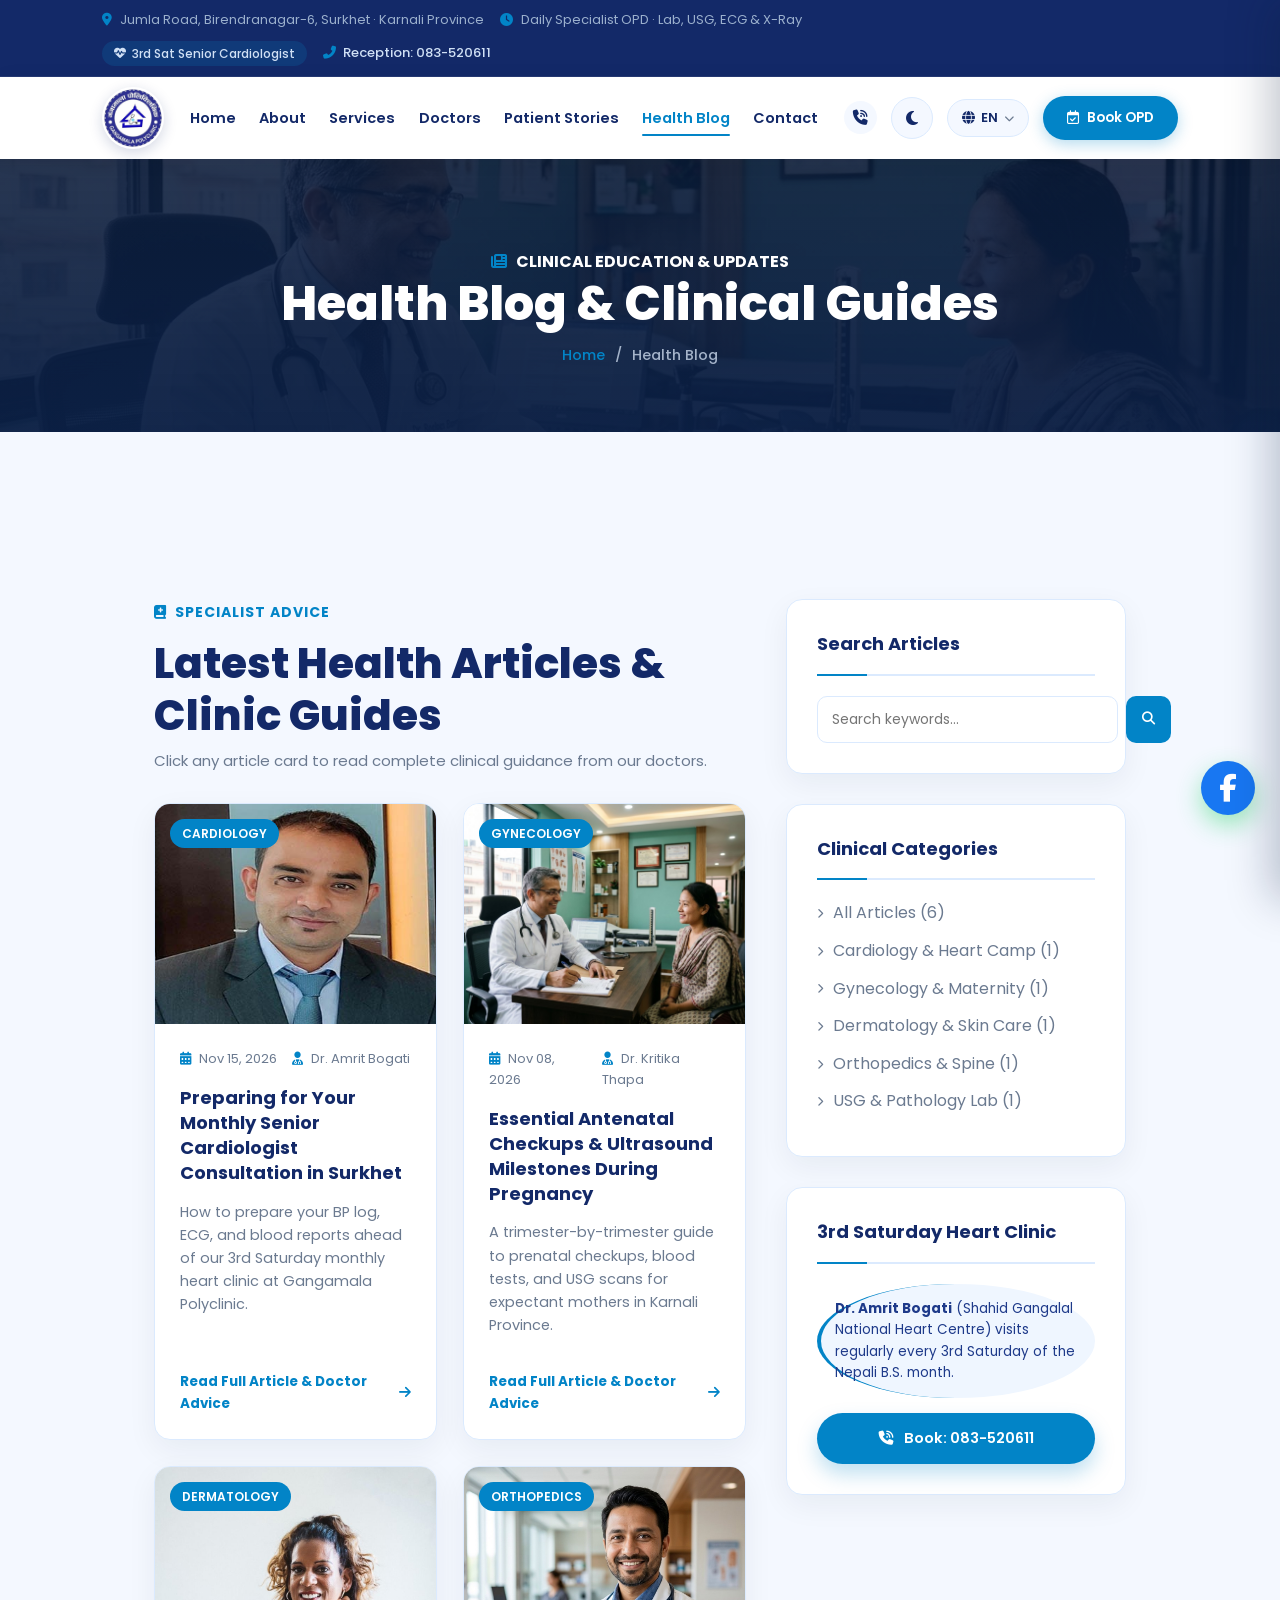
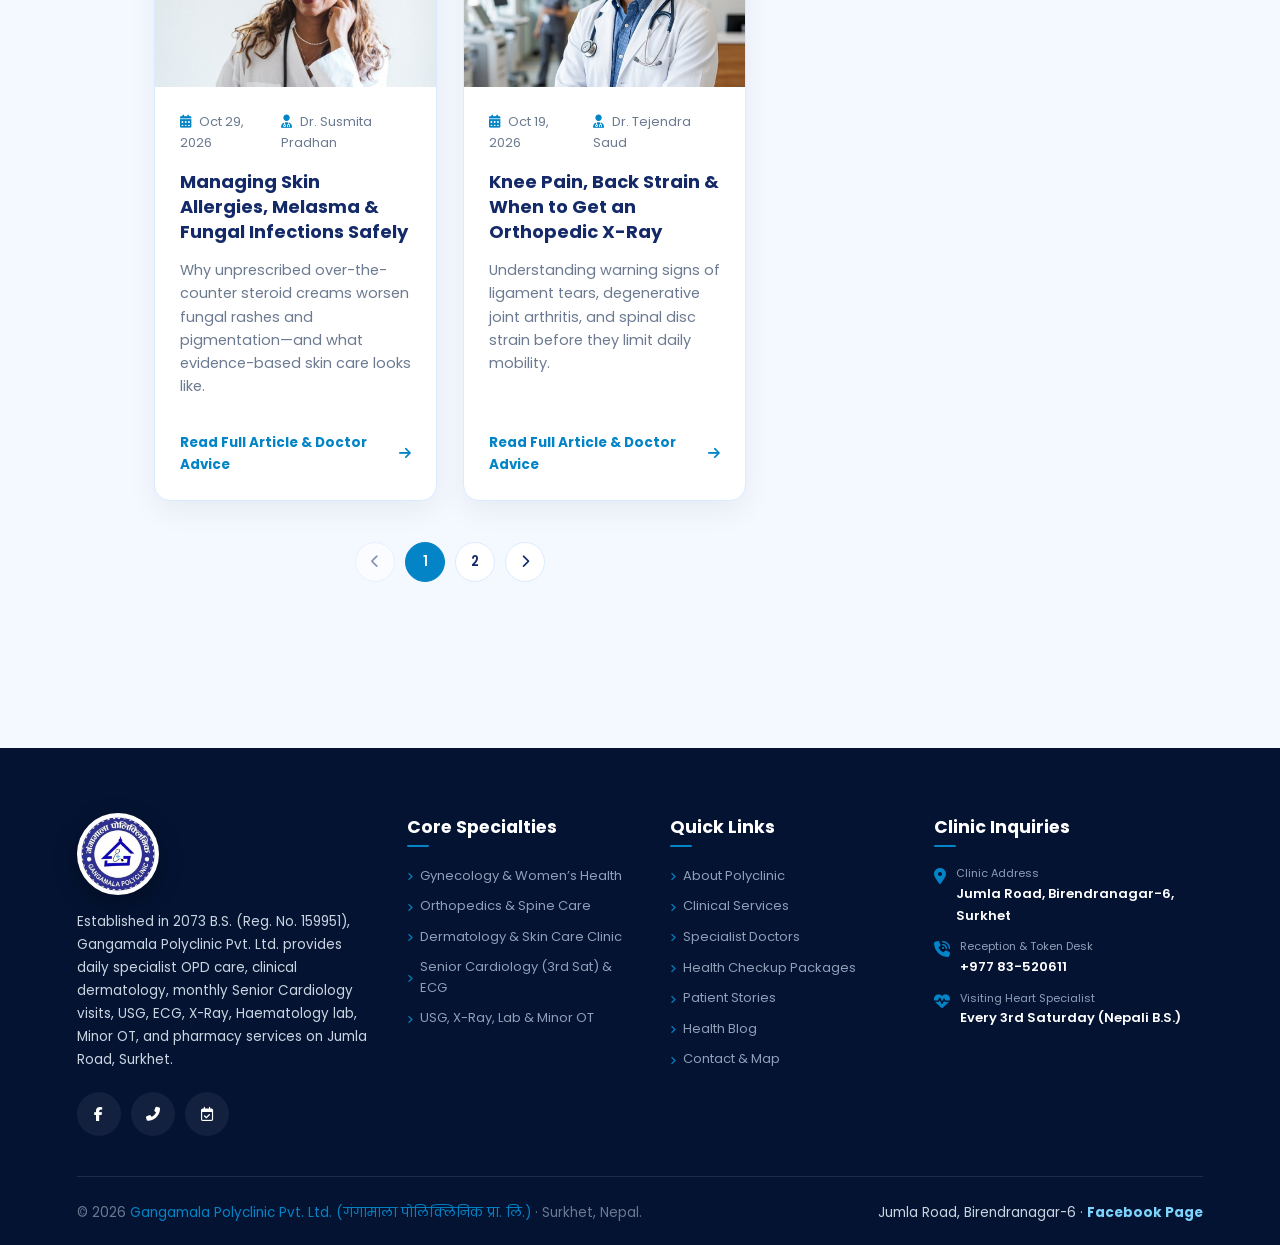
<file: blog.html>
<!doctype html>
<html lang="en">
  <head>
    <meta charset="UTF-8" />
    <meta name="viewport" content="width=device-width, initial-scale=1.0, maximum-scale=5.0, user-scalable=yes" />
    <link rel="icon" type="image/png" href="images/gangamala-logo.png" />
    <link rel="preconnect" href="https://fonts.googleapis.com" />
    <link rel="preconnect" href="https://fonts.gstatic.com" crossorigin />
    <link href="https://fonts.googleapis.com/css2?family=Poppins:wght@300;400;500;600;700;800;900&display=swap" rel="stylesheet" />
    <link rel="stylesheet" href="vendor/fontawesome/css/all.min.css" />
    <title>Health Blog & Clinical Guides | Gangamala Polyclinic Surkhet</title>
    <meta name="description" content="Read specialist health guides on Cardiology, Gynecology, Dermatology, Orthopedics, USG Diagnostics, and Wound Care from Gangamala Polyclinic Surkhet." />
    <link rel="stylesheet" href="css/styles.css?v=3" />
    <script>
      (function () {
        var t = localStorage.getItem('gm_theme');
        if (t === 'dark' || (!t && window.matchMedia && window.matchMedia('(prefers-color-scheme: dark)').matches)) {
          document.documentElement.setAttribute('data-theme', 'dark');
          document.documentElement.classList.add('theme-dark');
        }
      })();
    </script>
  </head>
  <body>
    <div id="preloader">
      <img src="images/gangamala-logo.png" alt="Gangamala Polyclinic" style="width: 74px; height: 74px; border-radius: 50%; margin-bottom: 14px; box-shadow: 0 8px 24px rgba(30, 58, 138, 0.28);" />
      <div class="preloader-spinner"></div>
    </div>
    <script>
      (function () {
        function dismiss() {
          var p = document.getElementById('preloader');
          if (p) {
            p.style.opacity = '0';
            p.style.pointerEvents = 'none';
            p.style.visibility = 'hidden';
            document.body.classList.add('loaded');
            setTimeout(function () { if (p && p.parentNode) p.style.display = 'none'; }, 400);
          }
        }
        if (document.readyState === 'complete' || document.readyState === 'interactive') {
          setTimeout(dismiss, 100);
        } else {
          document.addEventListener('DOMContentLoaded', function () { setTimeout(dismiss, 150); });
          window.addEventListener('load', dismiss);
        }
        setTimeout(dismiss, 800);
      })();
    </script>

    <!-- Top Bar -->
    <div class="top-hospital-bar">
      <div style="display: flex; gap: 16px; align-items: center; flex-wrap: wrap">
        <span><i class="fas fa-map-marker-alt" style="color: var(--primary-cyan); margin-right: 5px"></i> Jumla Road, Birendranagar-6, Surkhet · Karnali Province</span>
        <span><i class="fas fa-clock" style="color: var(--primary-cyan); margin-right: 5px"></i> Daily Specialist OPD · Lab, USG, ECG & X-Ray</span>
      </div>
      <div style="display: flex; gap: 16px; align-items: center; flex-wrap: wrap">
        <a href="index.html#cardiologyCamp" class="top-bar-emergency" style="text-decoration: none;"><i class="fas fa-heart-pulse"></i> 3rd Sat Senior Cardiologist</a>
        <a href="tel:+97783520611"><i class="fas fa-phone-alt" style="color: var(--primary-cyan); margin-right: 4px"></i> Reception: 083-520611</a>
      </div>
    </div>

    <!-- Main Header -->
    <header id="mainHeader">
      <a href="index.html" class="logo" aria-label="Gangamala Polyclinic Pvt. Ltd.">
        <img src="images/gangamala-logo.png" alt="Gangamala Polyclinic Logo" class="brand-logo-img" />
      </a>

      <ul class="nav-links">
        <li><a href="index.html" data-i18n="home">Home</a></li>
        <li><a href="about.html" data-i18n="about">About</a></li>
        <li><a href="services.html" data-i18n="services">Services</a></li>
        <li><a href="doctors.html" data-i18n="doctors">Doctors</a></li>
        <li><a href="patient-stories.html" data-i18n="patient_stories">Patient Stories</a></li>
        <li><a href="blog.html" class="active" data-i18n="blog">Health Blog</a></li>
        <li><a href="contact.html" data-i18n="contact">Contact</a></li>
      </ul>

      <div class="header-actions">
        <a href="tel:+97783520611" class="header-icon" title="Call Reception 083-520611"><i class="fas fa-phone-volume"></i></a>
        <button class="theme-toggle-btn" id="themeToggleBtn" onclick="toggleTheme()" aria-label="Toggle Theme" title="Toggle Dark/Light Mode"><i class="fas fa-moon"></i></button>
        <div class="lang-dropdown">
          <button class="lang-toggle" onclick="toggleLangDropdown(event)">
            <i class="fas fa-globe"></i>
            <span class="lang-label">EN</span>
            <i class="fas fa-chevron-down lang-chevron"></i>
          </button>
          <div class="lang-menu" id="langMenu">
            <a href="#" class="lang-option active" data-lang="en" onclick="switchLang('en', event)"><span class="lang-flag">🇳🇵</span> English</a>
            <a href="#" class="lang-option" data-lang="ne" onclick="switchLang('ne', event)"><span class="lang-flag">🇳🇵</span> नेपाली</a>
          </div>
        </div>
        <a href="appointment.html" class="btn-appointment"><i class="fa-regular fa-calendar-check"></i> <span data-i18n="book_consultation">Book OPD</span></a>
        <i class="fas fa-bars btn-menu-mobile" onclick="toggleMobileNav()"></i>
      </div>
    </header>

    <!-- Mobile Drawer -->
    <div class="mobile-drawer-scrim" id="mobileScrim" onclick="toggleMobileNav(false)"></div>
    <div class="mobile-nav-drawer" id="mobileDrawer">
      <div>
        <div class="mobile-drawer-header">
          <a href="index.html" class="logo" aria-label="Gangamala Polyclinic Pvt. Ltd.">
            <img src="images/gangamala-logo.png" alt="Gangamala Polyclinic Logo" class="brand-logo-img" />
          </a>
          <button class="mobile-drawer-close" onclick="toggleMobileNav(false)" aria-label="Close Navigation Menu"><i class="fas fa-times"></i></button>
        </div>
        <div class="mobile-settings-bar">
          <div class="mobile-lang-switcher">
            <button class="mobile-lang-btn active" data-lang="en" onclick="switchLang('en', event)"><span class="flag">🇳🇵</span> English</button>
            <button class="mobile-lang-btn" data-lang="ne" onclick="switchLang('ne', event)"><span class="flag">🇳🇵</span> नेपाली</button>
          </div>
          <button class="theme-toggle-btn mobile-theme-btn" onclick="toggleTheme()" aria-label="Toggle Theme"><i class="fas fa-moon"></i></button>
        </div>
        <ul class="mobile-nav-list">
          <li><a href="index.html" class="nav-link-item" data-i18n="home"><i class="fas fa-house"></i> Home</a></li>
          <li><a href="about.html" class="nav-link-item" data-i18n="about_hospital"><i class="fas fa-hospital-user"></i> About Polyclinic</a></li>
          <li><a href="services.html" class="nav-link-item" data-i18n="clinical_services"><i class="fas fa-stethoscope"></i> Specialties & Services</a></li>
          <li><a href="doctors.html" class="nav-link-item" data-i18n="doctors_opd"><i class="fas fa-user-md"></i> Specialist Doctors</a></li>
          <li><a href="patient-stories.html" class="nav-link-item" data-i18n="patient_stories"><i class="fas fa-heart-pulse"></i> Patient Stories</a></li>
          <li><a href="blog.html" class="nav-link-item active" data-i18n="blog"><i class="fas fa-newspaper"></i> Health Blog</a></li>
          <li><a href="contact.html" class="nav-link-item" data-i18n="contact_location"><i class="fas fa-map-location-dot"></i> Contact & Location</a></li>
        </ul>
      </div>
      <div class="mobile-drawer-footer">
        <a href="appointment.html" class="btn-appointment" style="width: 100%; justify-content: center; margin-bottom: 8px;"><i class="fa-regular fa-calendar-check"></i> Book OPD / Heart Clinic</a>
        <a href="tel:+97783520611" class="mobile-call-btn"><i class="fas fa-phone-volume"></i> Reception: <strong>+977 83-520611</strong></a>
        <a href="https://www.facebook.com/ganagamala.polyclinic.surkhet/" target="_blank" rel="noopener" class="mobile-whatsapp-btn" style="background: #1877f2;"><i class="fab fa-facebook-f"></i> Follow on Facebook</a>
      </div>
    </div>


    <section class="page-banner-hero">
      <h4><i class="fas fa-newspaper" style="color: var(--primary-cyan); margin-right: 6px"></i> CLINICAL EDUCATION & UPDATES</h4>
      <h1 data-i18n="blog_title">Health Blog & Clinical Guides</h1>
      <div class="page-banner-breadcrumbs"><a href="index.html">Home</a> <span>/</span> <span>Health Blog</span></div>
    </section>

    <section style="padding: clamp(60px, 7vw, 90px) clamp(16px, 6vw, 8%); background: var(--bg-light);">
      <div class="page-with-sidebar">
        <div class="main-content">
          <div class="section-header" style="margin-bottom: 30px">
            <h4><i class="fas fa-book-medical"></i> SPECIALIST ADVICE</h4>
            <h2>Latest Health Articles & Clinic Guides</h2>
            <p style="color: var(--text-gray); font-size: 15px; margin-top: 6px">Click any article card to read complete clinical guidance from our doctors.</p>
          </div>
          <div class="two-column-grid" id="blogGrid"></div>
          <div class="pagination fade-up" id="paginationControls"></div>
        </div>

        <aside class="sidebar fade-up">
          <div class="sidebar-widget">
            <h3>Search Articles</h3>
            <div style="display: flex; gap: 8px;">
              <input type="text" id="blogSearchInput" placeholder="Search keywords..." oninput="handleBlogSearch(this.value)" style="flex: 1; padding: 12px 14px; border: 1px solid #dbeafe; border-radius: 10px; font-size: 14px; outline: none;">
              <button style="background: var(--primary-cyan); color: white; border: none; padding: 0 16px; border-radius: 10px; cursor: pointer;"><i class="fas fa-search"></i></button>
            </div>
          </div>

          <div class="sidebar-widget">
            <h3>Clinical Categories</h3>
            <ul class="sidebar-list">
              <li><a href="javascript:void(0)" onclick="filterBlogCategory('All')"><i class="fas fa-chevron-right" style="font-size: 10px;"></i> All Articles (6)</a></li>
              <li><a href="javascript:void(0)" onclick="filterBlogCategory('Cardiology')"><i class="fas fa-chevron-right" style="font-size: 10px;"></i> Cardiology & Heart Camp (1)</a></li>
              <li><a href="javascript:void(0)" onclick="filterBlogCategory('Gynecology')"><i class="fas fa-chevron-right" style="font-size: 10px;"></i> Gynecology & Maternity (1)</a></li>
              <li><a href="javascript:void(0)" onclick="filterBlogCategory('Dermatology')"><i class="fas fa-chevron-right" style="font-size: 10px;"></i> Dermatology & Skin Care (1)</a></li>
              <li><a href="javascript:void(0)" onclick="filterBlogCategory('Orthopedics')"><i class="fas fa-chevron-right" style="font-size: 10px;"></i> Orthopedics & Spine (1)</a></li>
              <li><a href="javascript:void(0)" onclick="filterBlogCategory('Diagnostics')"><i class="fas fa-chevron-right" style="font-size: 10px;"></i> USG & Pathology Lab (1)</a></li>
            </ul>
          </div>

          <div class="sidebar-widget">
            <h3>3rd Saturday Heart Clinic</h3>
            <div style="background: #eff6ff; border-left: 4px solid #0284c7; padding: 14px; border-radius: 50%; font-size: 13.5px; color: #1e3a8a; margin-bottom: 15px;">
              <strong>Dr. Amrit Bogati</strong> (Shahid Gangalal National Heart Centre) visits regularly every 3rd Saturday of the Nepali B.S. month.
            </div>
            <a href="tel:+97783520611" class="btn-primary" style="width: 100%; justify-content: center;">
              <i class="fas fa-phone-volume"></i> Book: 083-520611
            </a>
          </div>
        </aside>
      </div>
    </section>


    <!-- Footer Section -->
    <footer class="main-footer" style="padding-top: 65px;">
      <div class="footer-grid">
        <div class="footer-widget fade-up delay-1">
          <a href="index.html" class="logo" style="color: #fff; text-decoration: none; margin-bottom: 16px; display: inline-flex;">
            <img src="images/gangamala-logo.png" alt="Gangamala Polyclinic Logo" class="brand-logo-img" />
          </a>
          <p style="color: #cbd5e1; font-size: 13.5px; line-height: 1.7; margin-bottom: 20px;">
            Established in 2073 B.S. (Reg. No. 159951), Gangamala Polyclinic Pvt. Ltd. provides daily specialist OPD care, clinical dermatology, monthly Senior Cardiology visits, USG, ECG, X-Ray, Haematology lab, Minor OT, and pharmacy services on Jumla Road, Surkhet.
          </p>
          <div class="footer-social" style="margin-top: 0; display: flex; gap: 10px;">
            <a href="https://www.facebook.com/ganagamala.polyclinic.surkhet/" target="_blank" rel="noopener" aria-label="Gangamala Polyclinic Facebook"><i class="fab fa-facebook-f"></i></a>
            <a href="tel:+97783520611" aria-label="Call Gangamala Polyclinic"><i class="fas fa-phone-alt"></i></a>
            <a href="appointment.html" aria-label="Book Appointment"><i class="fa-regular fa-calendar-check"></i></a>
          </div>
        </div>

        <div class="footer-widget fade-up delay-2">
          <h3>Core Specialties</h3>
          <ul class="footer-links">
            <li><a href="services.html"><i class="fa-solid fa-angle-right"></i> Gynecology & Women’s Health</a></li>
            <li><a href="services.html"><i class="fa-solid fa-angle-right"></i> Orthopedics & Spine Care</a></li>
            <li><a href="services.html"><i class="fa-solid fa-angle-right"></i> Dermatology & Skin Care Clinic</a></li>
            <li><a href="services.html"><i class="fa-solid fa-angle-right"></i> Senior Cardiology (3rd Sat) & ECG</a></li>
            <li><a href="services.html"><i class="fa-solid fa-angle-right"></i> USG, X-Ray, Lab & Minor OT</a></li>
          </ul>
        </div>

        <div class="footer-widget fade-up delay-3">
          <h3>Quick Links</h3>
          <ul class="footer-links">
            <li><a href="about.html"><i class="fa-solid fa-angle-right"></i> About Polyclinic</a></li>
            <li><a href="services.html"><i class="fa-solid fa-angle-right"></i> Clinical Services</a></li>
            <li><a href="doctors.html"><i class="fa-solid fa-angle-right"></i> Specialist Doctors</a></li>
            <li><a href="packages.html"><i class="fa-solid fa-angle-right"></i> Health Checkup Packages</a></li>
            <li><a href="patient-stories.html"><i class="fa-solid fa-angle-right"></i> Patient Stories</a></li>
            <li><a href="blog.html"><i class="fa-solid fa-angle-right"></i> Health Blog</a></li>
            <li><a href="contact.html"><i class="fa-solid fa-angle-right"></i> Contact & Map</a></li>
          </ul>
        </div>

        <div class="footer-widget fade-up delay-4">
          <h3>Clinic Inquiries</h3>
          <div class="footer-contact-info">
            <div class="contact-row">
              <i class="fas fa-map-marker-alt"></i>
              <div><span>Clinic Address</span><strong>Jumla Road, Birendranagar-6, Surkhet</strong></div>
            </div>
            <div class="contact-row">
              <i class="fas fa-phone-volume"></i>
              <div><span>Reception & Token Desk</span><strong>+977 83-520611</strong></div>
            </div>
            <div class="contact-row">
              <i class="fas fa-heart-pulse"></i>
              <div><span>Visiting Heart Specialist</span><strong>Every 3rd Saturday (Nepali B.S.)</strong></div>
            </div>
          </div>
        </div>
      </div>

      <div class="footer-bottom fade-up" style="display: flex; justify-content: space-between; align-items: center; flex-wrap: wrap; gap: 15px; padding-top: 25px; margin-top: 40px; border-top: 1px solid rgba(255,255,255,0.1); font-size: 13.5px;">
        <div class="copyright">© 2026 <span>Gangamala Polyclinic Pvt. Ltd. (गंगामाला पोलिक्लिनिक प्रा. लि.)</span> · Surkhet, Nepal.</div>
        <div class="designer-credit" style="color: #cbd5e1;">Jumla Road, Birendranagar-6 · <a href="https://www.facebook.com/ganagamala.polyclinic.surkhet/" target="_blank" rel="noopener" style="color: #7dd3fc; font-weight: 700; text-decoration: none;">Facebook Page</a></div>
      </div>
    </footer>

    <script src="js/scripts.js?v=3"></script>
    <div class="floating-actions-container">
      <a href="https://www.facebook.com/ganagamala.polyclinic.surkhet/" target="_blank" rel="noopener" class="whatsapp-floating-btn" style="background: #1877f2; box-shadow: 0 10px 25px rgba(24, 119, 242, 0.35);" aria-label="Gangamala Polyclinic Facebook" title="Message on Facebook">
        <i class="fab fa-facebook-f"></i>
        <span class="whatsapp-floating-tooltip">Gangamala Facebook</span>
      </a>
      <button id="scrollToTopBtn" class="scroll-to-top-btn" onclick="scrollToTop()" aria-label="Scroll to top" title="Back to Top">
        <i class="fas fa-arrow-up"></i>
      </button>
    </div>
  </body>
</html>
</file>
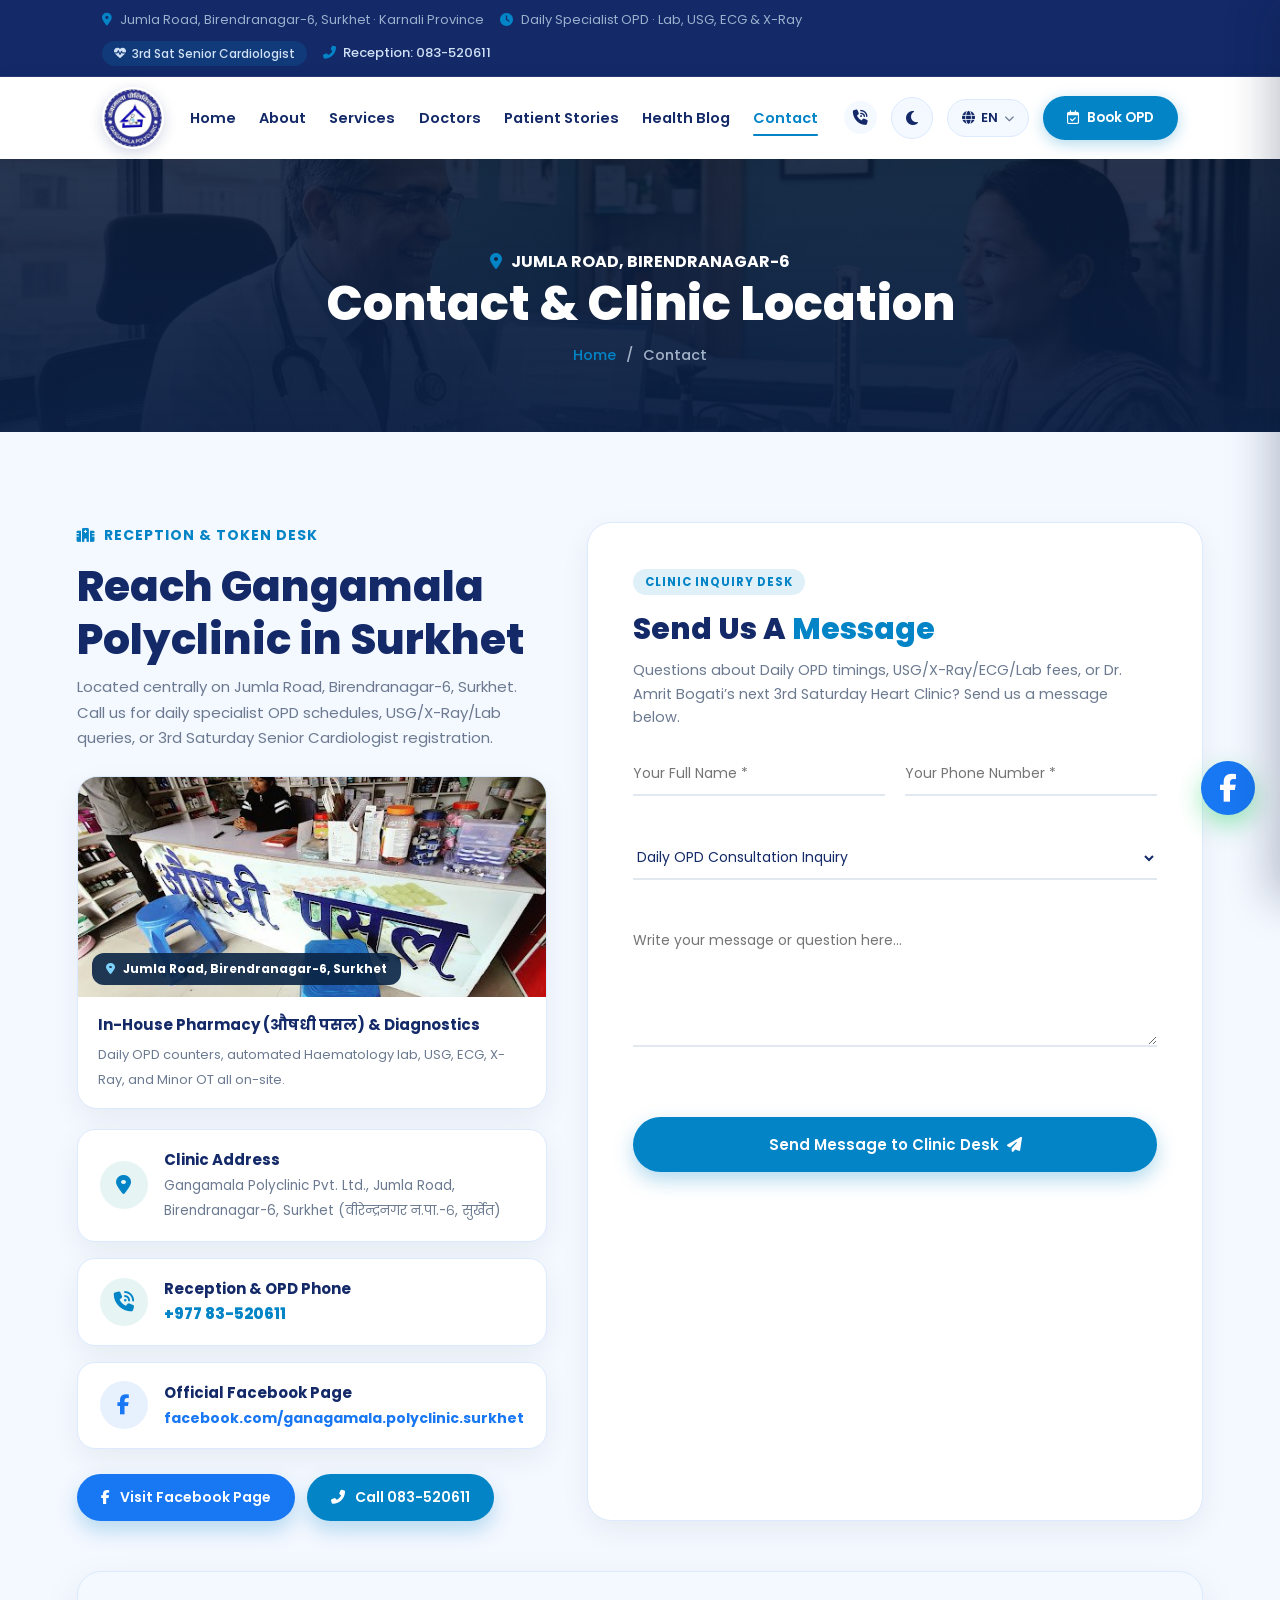
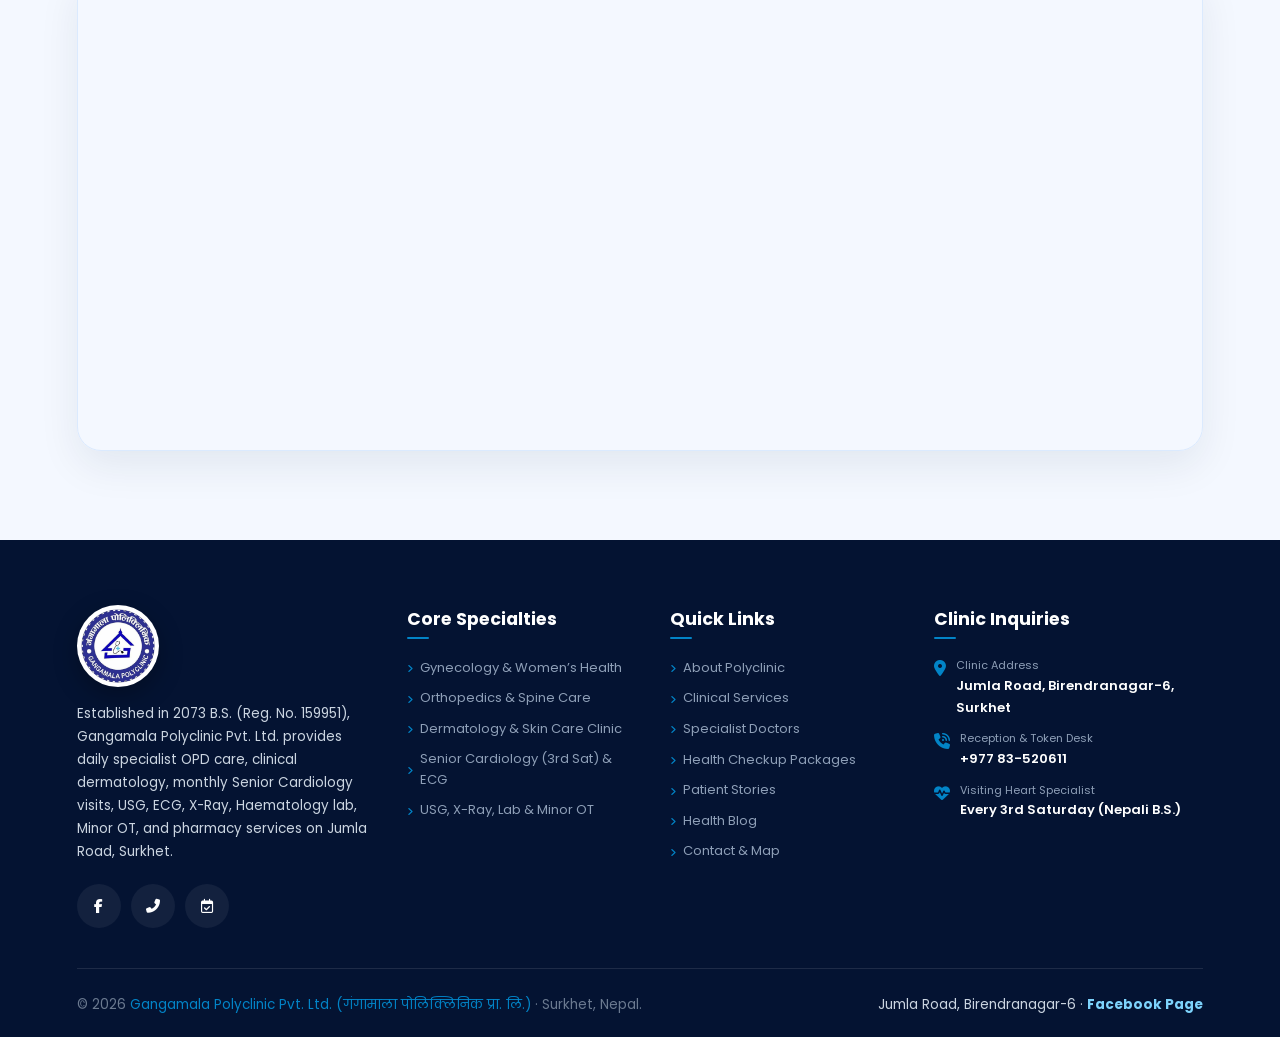
<file: contact.html>
<!doctype html>
<html lang="en">
  <head>
    <meta charset="UTF-8" />
    <meta name="viewport" content="width=device-width, initial-scale=1.0, maximum-scale=5.0, user-scalable=yes" />
    <link rel="icon" type="image/png" href="images/gangamala-logo.png" />
    <link rel="preconnect" href="https://fonts.googleapis.com" />
    <link rel="preconnect" href="https://fonts.gstatic.com" crossorigin />
    <link href="https://fonts.googleapis.com/css2?family=Poppins:wght@300;400;500;600;700;800;900&display=swap" rel="stylesheet" />
    <link rel="stylesheet" href="vendor/fontawesome/css/all.min.css" />
    <title>Contact & Location Map | Gangamala Polyclinic Pvt. Ltd. Surkhet</title>
    <meta name="description" content="Contact Gangamala Polyclinic Pvt. Ltd., Jumla Road, Birendranagar-6, Surkhet. Phone: +977 83-520611. Official Facebook: ganagamala.polyclinic.surkhet." />
    <link rel="stylesheet" href="css/styles.css?v=3" />
    <script>
      (function () {
        var t = localStorage.getItem('gm_theme');
        if (t === 'dark' || (!t && window.matchMedia && window.matchMedia('(prefers-color-scheme: dark)').matches)) {
          document.documentElement.setAttribute('data-theme', 'dark');
          document.documentElement.classList.add('theme-dark');
        }
      })();
    </script>
  </head>
  <body>
    <div id="preloader">
      <img src="images/gangamala-logo.png" alt="Gangamala Polyclinic" style="width: 74px; height: 74px; border-radius: 50%; margin-bottom: 14px; box-shadow: 0 8px 24px rgba(30, 58, 138, 0.28);" />
      <div class="preloader-spinner"></div>
    </div>
    <script>
      (function () {
        function dismiss() {
          var p = document.getElementById('preloader');
          if (p) {
            p.style.opacity = '0';
            p.style.pointerEvents = 'none';
            p.style.visibility = 'hidden';
            document.body.classList.add('loaded');
            setTimeout(function () { if (p && p.parentNode) p.style.display = 'none'; }, 400);
          }
        }
        if (document.readyState === 'complete' || document.readyState === 'interactive') {
          setTimeout(dismiss, 100);
        } else {
          document.addEventListener('DOMContentLoaded', function () { setTimeout(dismiss, 150); });
          window.addEventListener('load', dismiss);
        }
        setTimeout(dismiss, 800);
      })();
    </script>

    <!-- Top Bar -->
    <div class="top-hospital-bar">
      <div style="display: flex; gap: 16px; align-items: center; flex-wrap: wrap">
        <span><i class="fas fa-map-marker-alt" style="color: var(--primary-cyan); margin-right: 5px"></i> Jumla Road, Birendranagar-6, Surkhet · Karnali Province</span>
        <span><i class="fas fa-clock" style="color: var(--primary-cyan); margin-right: 5px"></i> Daily Specialist OPD · Lab, USG, ECG & X-Ray</span>
      </div>
      <div style="display: flex; gap: 16px; align-items: center; flex-wrap: wrap">
        <a href="index.html#cardiologyCamp" class="top-bar-emergency" style="text-decoration: none;"><i class="fas fa-heart-pulse"></i> 3rd Sat Senior Cardiologist</a>
        <a href="tel:+97783520611"><i class="fas fa-phone-alt" style="color: var(--primary-cyan); margin-right: 4px"></i> Reception: 083-520611</a>
      </div>
    </div>

    <!-- Main Header -->
    <header id="mainHeader">
      <a href="index.html" class="logo" aria-label="Gangamala Polyclinic Pvt. Ltd.">
        <img src="images/gangamala-logo.png" alt="Gangamala Polyclinic Logo" class="brand-logo-img" />
      </a>

      <ul class="nav-links">
        <li><a href="index.html" data-i18n="home">Home</a></li>
        <li><a href="about.html" data-i18n="about">About</a></li>
        <li><a href="services.html" data-i18n="services">Services</a></li>
        <li><a href="doctors.html" data-i18n="doctors">Doctors</a></li>
        <li><a href="patient-stories.html" data-i18n="patient_stories">Patient Stories</a></li>
        <li><a href="blog.html" data-i18n="blog">Health Blog</a></li>
        <li><a href="contact.html" class="active" data-i18n="contact">Contact</a></li>
      </ul>

      <div class="header-actions">
        <a href="tel:+97783520611" class="header-icon" title="Call Reception 083-520611"><i class="fas fa-phone-volume"></i></a>
        <button class="theme-toggle-btn" id="themeToggleBtn" onclick="toggleTheme()" aria-label="Toggle Theme" title="Toggle Dark/Light Mode"><i class="fas fa-moon"></i></button>
        <div class="lang-dropdown">
          <button class="lang-toggle" onclick="toggleLangDropdown(event)">
            <i class="fas fa-globe"></i>
            <span class="lang-label">EN</span>
            <i class="fas fa-chevron-down lang-chevron"></i>
          </button>
          <div class="lang-menu" id="langMenu">
            <a href="#" class="lang-option active" data-lang="en" onclick="switchLang('en', event)"><span class="lang-flag">🇳🇵</span> English</a>
            <a href="#" class="lang-option" data-lang="ne" onclick="switchLang('ne', event)"><span class="lang-flag">🇳🇵</span> नेपाली</a>
          </div>
        </div>
        <a href="appointment.html" class="btn-appointment"><i class="fa-regular fa-calendar-check"></i> <span data-i18n="book_consultation">Book OPD</span></a>
        <i class="fas fa-bars btn-menu-mobile" onclick="toggleMobileNav()"></i>
      </div>
    </header>

    <!-- Mobile Drawer -->
    <div class="mobile-drawer-scrim" id="mobileScrim" onclick="toggleMobileNav(false)"></div>
    <div class="mobile-nav-drawer" id="mobileDrawer">
      <div>
        <div class="mobile-drawer-header">
          <a href="index.html" class="logo" aria-label="Gangamala Polyclinic Pvt. Ltd.">
            <img src="images/gangamala-logo.png" alt="Gangamala Polyclinic Logo" class="brand-logo-img" />
          </a>
          <button class="mobile-drawer-close" onclick="toggleMobileNav(false)" aria-label="Close Navigation Menu"><i class="fas fa-times"></i></button>
        </div>
        <div class="mobile-settings-bar">
          <div class="mobile-lang-switcher">
            <button class="mobile-lang-btn active" data-lang="en" onclick="switchLang('en', event)"><span class="flag">🇳🇵</span> English</button>
            <button class="mobile-lang-btn" data-lang="ne" onclick="switchLang('ne', event)"><span class="flag">🇳🇵</span> नेपाली</button>
          </div>
          <button class="theme-toggle-btn mobile-theme-btn" onclick="toggleTheme()" aria-label="Toggle Theme"><i class="fas fa-moon"></i></button>
        </div>
        <ul class="mobile-nav-list">
          <li><a href="index.html" class="nav-link-item" data-i18n="home"><i class="fas fa-house"></i> Home</a></li>
          <li><a href="about.html" class="nav-link-item" data-i18n="about_hospital"><i class="fas fa-hospital-user"></i> About Polyclinic</a></li>
          <li><a href="services.html" class="nav-link-item" data-i18n="clinical_services"><i class="fas fa-stethoscope"></i> Specialties & Services</a></li>
          <li><a href="doctors.html" class="nav-link-item" data-i18n="doctors_opd"><i class="fas fa-user-md"></i> Specialist Doctors</a></li>
          <li><a href="patient-stories.html" class="nav-link-item" data-i18n="patient_stories"><i class="fas fa-heart-pulse"></i> Patient Stories</a></li>
          <li><a href="blog.html" class="nav-link-item" data-i18n="blog"><i class="fas fa-newspaper"></i> Health Blog</a></li>
          <li><a href="contact.html" class="nav-link-item active" data-i18n="contact_location"><i class="fas fa-map-location-dot"></i> Contact & Location</a></li>
        </ul>
      </div>
      <div class="mobile-drawer-footer">
        <a href="appointment.html" class="btn-appointment" style="width: 100%; justify-content: center; margin-bottom: 8px;"><i class="fa-regular fa-calendar-check"></i> Book OPD / Heart Clinic</a>
        <a href="tel:+97783520611" class="mobile-call-btn"><i class="fas fa-phone-volume"></i> Reception: <strong>+977 83-520611</strong></a>
        <a href="https://www.facebook.com/ganagamala.polyclinic.surkhet/" target="_blank" rel="noopener" class="mobile-whatsapp-btn" style="background: #1877f2;"><i class="fab fa-facebook-f"></i> Follow on Facebook</a>
      </div>
    </div>


    <div class="page-banner-hero">
      <h4><i class="fas fa-map-marker-alt" style="color: var(--primary-cyan); margin-right: 6px"></i> JUMLA ROAD, BIRENDRANAGAR-6</h4>
      <h1 data-i18n="contact_title">Contact & Clinic Location</h1>
      <div class="page-banner-breadcrumbs"><a href="index.html">Home</a> <span>/</span> <span>Contact</span></div>
    </div>

    <section style="padding: clamp(60px, 7vw, 90px) clamp(16px, 6vw, 8%); background: var(--bg-light); width: 100%;">
      <div style="display: grid; grid-template-columns: 1fr 1.35fr; gap: 40px; width: 100%; align-items: stretch;" class="contact-layout-split">
        <div class="fade-left" style="display: flex; flex-direction: column; justify-content: space-between; height: 100%;">
          <div>
            <div class="section-header" style="margin-bottom: 25px;">
              <h4><i class="fas fa-hospital"></i> RECEPTION & TOKEN DESK</h4>
              <h2>Reach Gangamala Polyclinic in Surkhet</h2>
              <p style="color: var(--text-gray); font-size: 15px; margin-top: 8px; line-height: 1.7;">
                Located centrally on Jumla Road, Birendranagar-6, Surkhet. Call us for daily specialist OPD schedules, USG/X-Ray/Lab queries, or 3rd Saturday Senior Cardiologist registration.
              </p>
            </div>

            <div style="background: var(--white); border-radius: 20px; overflow: hidden; box-shadow: var(--shadow-card); border: 1px solid #dbeafe; margin-bottom: 20px;">
              <div style="position: relative; height: 220px; overflow: hidden;">
                <img src="images/gangamala-pharmacy.jpg" alt="Gangamala Polyclinic Pharmacy Counter Jumla Road Surkhet" style="width: 100%; height: 100%; object-fit: cover;">
                <div style="position: absolute; bottom: 12px; left: 14px; background: rgba(11, 37, 69, 0.9); color: #fff; padding: 6px 14px; border-radius: 12px; font-size: 12px; font-weight: 700;">
                  <i class="fas fa-map-marker-alt" style="color: #7dd3fc; margin-right: 5px;"></i> Jumla Road, Birendranagar-6, Surkhet
                </div>
              </div>
              <div style="padding: 16px 20px;">
                <strong style="color: var(--primary-dark); font-size: 15px; display: block; margin-bottom: 4px;">In-House Pharmacy (औषधी पसल) & Diagnostics</strong>
                <span style="font-size: 13px; color: var(--text-gray);">Daily OPD counters, automated Haematology lab, USG, ECG, X-Ray, and Minor OT all on-site.</span>
              </div>
            </div>

            <div style="display: flex; flex-direction: column; gap: 16px; margin-bottom: 25px;">
              <div style="display: flex; gap: 16px; background: var(--white); padding: 18px 22px; border-radius: 18px; box-shadow: var(--shadow-card); align-items: center; border: 1px solid #dbeafe;">
                <div style="width: 48px; height: 48px; border-radius: 50%; background: rgba(13, 148, 136, 0.1); color: var(--primary-cyan); display: flex; align-items: center; justify-content: center; font-size: 20px; flex-shrink: 0;">
                  <i class="fas fa-map-marker-alt"></i>
                </div>
                <div>
                  <strong style="color: var(--primary-dark); font-size: 15px; display: block;">Clinic Address</strong>
                  <span style="font-size: 13.5px; color: var(--text-gray);">Gangamala Polyclinic Pvt. Ltd., Jumla Road, Birendranagar-6, Surkhet (वीरेन्द्रनगर न.पा.-६, सुर्खेत)</span>
                </div>
              </div>

              <div style="display: flex; gap: 16px; background: var(--white); padding: 18px 22px; border-radius: 18px; box-shadow: var(--shadow-card); align-items: center; border: 1px solid #dbeafe;">
                <div style="width: 48px; height: 48px; border-radius: 50%; background: rgba(13, 148, 136, 0.1); color: var(--primary-cyan); display: flex; align-items: center; justify-content: center; font-size: 20px; flex-shrink: 0;">
                  <i class="fas fa-phone-volume"></i>
                </div>
                <div>
                  <strong style="color: var(--primary-dark); font-size: 15px; display: block;">Reception & OPD Phone</strong>
                  <a href="tel:+97783520611" style="font-size: 15px; color: var(--primary-cyan); font-weight: 800; text-decoration: none;">+977 83-520611</a>
                </div>
              </div>

              <div style="display: flex; gap: 16px; background: var(--white); padding: 18px 22px; border-radius: 18px; box-shadow: var(--shadow-card); align-items: center; border: 1px solid #dbeafe;">
                <div style="width: 48px; height: 48px; border-radius: 50%; background: rgba(24, 119, 242, 0.1); color: #1877f2; display: flex; align-items: center; justify-content: center; font-size: 20px; flex-shrink: 0;">
                  <i class="fab fa-facebook-f"></i>
                </div>
                <div>
                  <strong style="color: var(--primary-dark); font-size: 15px; display: block;">Official Facebook Page</strong>
                  <a href="https://www.facebook.com/ganagamala.polyclinic.surkhet/" target="_blank" rel="noopener" style="font-size: 14px; color: #1877f2; font-weight: 700; text-decoration: none;">facebook.com/ganagamala.polyclinic.surkhet</a>
                </div>
              </div>
            </div>
          </div>

          <div style="display: flex; gap: 12px; flex-wrap: wrap;">
            <a href="https://www.facebook.com/ganagamala.polyclinic.surkhet/" target="_blank" rel="noopener" class="btn-primary" style="background: #1877f2; padding: 12px 24px; font-size: 14px;">
              <i class="fab fa-facebook-f"></i> Visit Facebook Page
            </a>
            <a href="tel:+97783520611" class="btn-primary" style="padding: 12px 24px; font-size: 14px;">
              <i class="fas fa-phone-alt"></i> Call 083-520611
            </a>
          </div>
        </div>

        <div class="book-form-container fade-right" style="width: 100%; max-width: 100%; margin: 0; background: var(--white); padding: clamp(30px, 4vw, 45px); border-radius: 24px; box-shadow: var(--shadow-card); border: 1px solid #dbeafe;">
          <div class="side-tag">CLINIC INQUIRY DESK</div>
          <h2>Send Us A <span>Message</span></h2>
          <p style="color: var(--text-gray); font-size: 14.5px; margin-bottom: 24px;">
            Questions about Daily OPD timings, USG/X-Ray/ECG/Lab fees, or Dr. Amrit Bogati’s next 3rd Saturday Heart Clinic? Send us a message below.
          </p>

          <form onsubmit="return handleContactSubmit(event)">
            <div class="form-grid">
              <div class="form-group"><input type="text" placeholder="Your Full Name *" required style="width: 100%;"></div>
              <div class="form-group"><input type="tel" placeholder="Your Phone Number *" required style="width: 100%;"></div>
              <div class="form-group full-width">
                <select style="width: 100%;">
                  <option>Daily OPD Consultation Inquiry</option>
                  <option>3rd Saturday Cardiology Camp (Dr. Amrit Bogati)</option>
                  <option>USG (Dr. D.B. Gurung) / X-Ray / ECG / Lab Query</option>
                  <option>Dermatology & Skin Care Clinic</option>
                  <option>Minor OT / Dressing / Pharmacy</option>
                </select>
              </div>
              <div class="form-group full-width">
                <textarea rows="5" placeholder="Write your message or question here..." required style="width: 100%;"></textarea>
              </div>
            </div>
            <button type="submit" class="btn-submit" style="width: 100%; justify-content: center; font-size: 15px; padding: 16px;">
              Send Message to Clinic Desk <i class="fas fa-paper-plane"></i>
            </button>
          </form>
        </div>
      </div>

      <div class="fade-up" style="margin-top: 50px; width: 100%; border-radius: 24px; overflow: hidden; height: clamp(350px, 45vw, 480px); box-shadow: 0 15px 40px rgba(11, 37, 69, 0.08); border: 1px solid #dbeafe;">
        <iframe
          src="https://maps.google.com/maps?q=Gangamala%20Polyclinic%20Jumla%20Road%20Birendranagar%20Surkhet%20Nepal&t=&z=16&ie=UTF8&iwloc=&output=embed"
          title="Gangamala Polyclinic Pvt. Ltd. Location Map — Jumla Road, Surkhet"
          style="width: 100%; height: 100%; border: 0;"
          loading="lazy"
          allowfullscreen
        ></iframe>
      </div>
    </section>


    <!-- Footer Section -->
    <footer class="main-footer" style="padding-top: 65px;">
      <div class="footer-grid">
        <div class="footer-widget fade-up delay-1">
          <a href="index.html" class="logo" style="color: #fff; text-decoration: none; margin-bottom: 16px; display: inline-flex;">
            <img src="images/gangamala-logo.png" alt="Gangamala Polyclinic Logo" class="brand-logo-img" />
          </a>
          <p style="color: #cbd5e1; font-size: 13.5px; line-height: 1.7; margin-bottom: 20px;">
            Established in 2073 B.S. (Reg. No. 159951), Gangamala Polyclinic Pvt. Ltd. provides daily specialist OPD care, clinical dermatology, monthly Senior Cardiology visits, USG, ECG, X-Ray, Haematology lab, Minor OT, and pharmacy services on Jumla Road, Surkhet.
          </p>
          <div class="footer-social" style="margin-top: 0; display: flex; gap: 10px;">
            <a href="https://www.facebook.com/ganagamala.polyclinic.surkhet/" target="_blank" rel="noopener" aria-label="Gangamala Polyclinic Facebook"><i class="fab fa-facebook-f"></i></a>
            <a href="tel:+97783520611" aria-label="Call Gangamala Polyclinic"><i class="fas fa-phone-alt"></i></a>
            <a href="appointment.html" aria-label="Book Appointment"><i class="fa-regular fa-calendar-check"></i></a>
          </div>
        </div>

        <div class="footer-widget fade-up delay-2">
          <h3>Core Specialties</h3>
          <ul class="footer-links">
            <li><a href="services.html"><i class="fa-solid fa-angle-right"></i> Gynecology & Women’s Health</a></li>
            <li><a href="services.html"><i class="fa-solid fa-angle-right"></i> Orthopedics & Spine Care</a></li>
            <li><a href="services.html"><i class="fa-solid fa-angle-right"></i> Dermatology & Skin Care Clinic</a></li>
            <li><a href="services.html"><i class="fa-solid fa-angle-right"></i> Senior Cardiology (3rd Sat) & ECG</a></li>
            <li><a href="services.html"><i class="fa-solid fa-angle-right"></i> USG, X-Ray, Lab & Minor OT</a></li>
          </ul>
        </div>

        <div class="footer-widget fade-up delay-3">
          <h3>Quick Links</h3>
          <ul class="footer-links">
            <li><a href="about.html"><i class="fa-solid fa-angle-right"></i> About Polyclinic</a></li>
            <li><a href="services.html"><i class="fa-solid fa-angle-right"></i> Clinical Services</a></li>
            <li><a href="doctors.html"><i class="fa-solid fa-angle-right"></i> Specialist Doctors</a></li>
            <li><a href="packages.html"><i class="fa-solid fa-angle-right"></i> Health Checkup Packages</a></li>
            <li><a href="patient-stories.html"><i class="fa-solid fa-angle-right"></i> Patient Stories</a></li>
            <li><a href="blog.html"><i class="fa-solid fa-angle-right"></i> Health Blog</a></li>
            <li><a href="contact.html"><i class="fa-solid fa-angle-right"></i> Contact & Map</a></li>
          </ul>
        </div>

        <div class="footer-widget fade-up delay-4">
          <h3>Clinic Inquiries</h3>
          <div class="footer-contact-info">
            <div class="contact-row">
              <i class="fas fa-map-marker-alt"></i>
              <div><span>Clinic Address</span><strong>Jumla Road, Birendranagar-6, Surkhet</strong></div>
            </div>
            <div class="contact-row">
              <i class="fas fa-phone-volume"></i>
              <div><span>Reception & Token Desk</span><strong>+977 83-520611</strong></div>
            </div>
            <div class="contact-row">
              <i class="fas fa-heart-pulse"></i>
              <div><span>Visiting Heart Specialist</span><strong>Every 3rd Saturday (Nepali B.S.)</strong></div>
            </div>
          </div>
        </div>
      </div>

      <div class="footer-bottom fade-up" style="display: flex; justify-content: space-between; align-items: center; flex-wrap: wrap; gap: 15px; padding-top: 25px; margin-top: 40px; border-top: 1px solid rgba(255,255,255,0.1); font-size: 13.5px;">
        <div class="copyright">© 2026 <span>Gangamala Polyclinic Pvt. Ltd. (गंगामाला पोलिक्लिनिक प्रा. लि.)</span> · Surkhet, Nepal.</div>
        <div class="designer-credit" style="color: #cbd5e1;">Jumla Road, Birendranagar-6 · <a href="https://www.facebook.com/ganagamala.polyclinic.surkhet/" target="_blank" rel="noopener" style="color: #7dd3fc; font-weight: 700; text-decoration: none;">Facebook Page</a></div>
      </div>
    </footer>

    <script src="js/scripts.js?v=3"></script>
    <div class="floating-actions-container">
      <a href="https://www.facebook.com/ganagamala.polyclinic.surkhet/" target="_blank" rel="noopener" class="whatsapp-floating-btn" style="background: #1877f2; box-shadow: 0 10px 25px rgba(24, 119, 242, 0.35);" aria-label="Gangamala Polyclinic Facebook" title="Message on Facebook">
        <i class="fab fa-facebook-f"></i>
        <span class="whatsapp-floating-tooltip">Gangamala Facebook</span>
      </a>
      <button id="scrollToTopBtn" class="scroll-to-top-btn" onclick="scrollToTop()" aria-label="Scroll to top" title="Back to Top">
        <i class="fas fa-arrow-up"></i>
      </button>
    </div>
  </body>
</html>
</file>
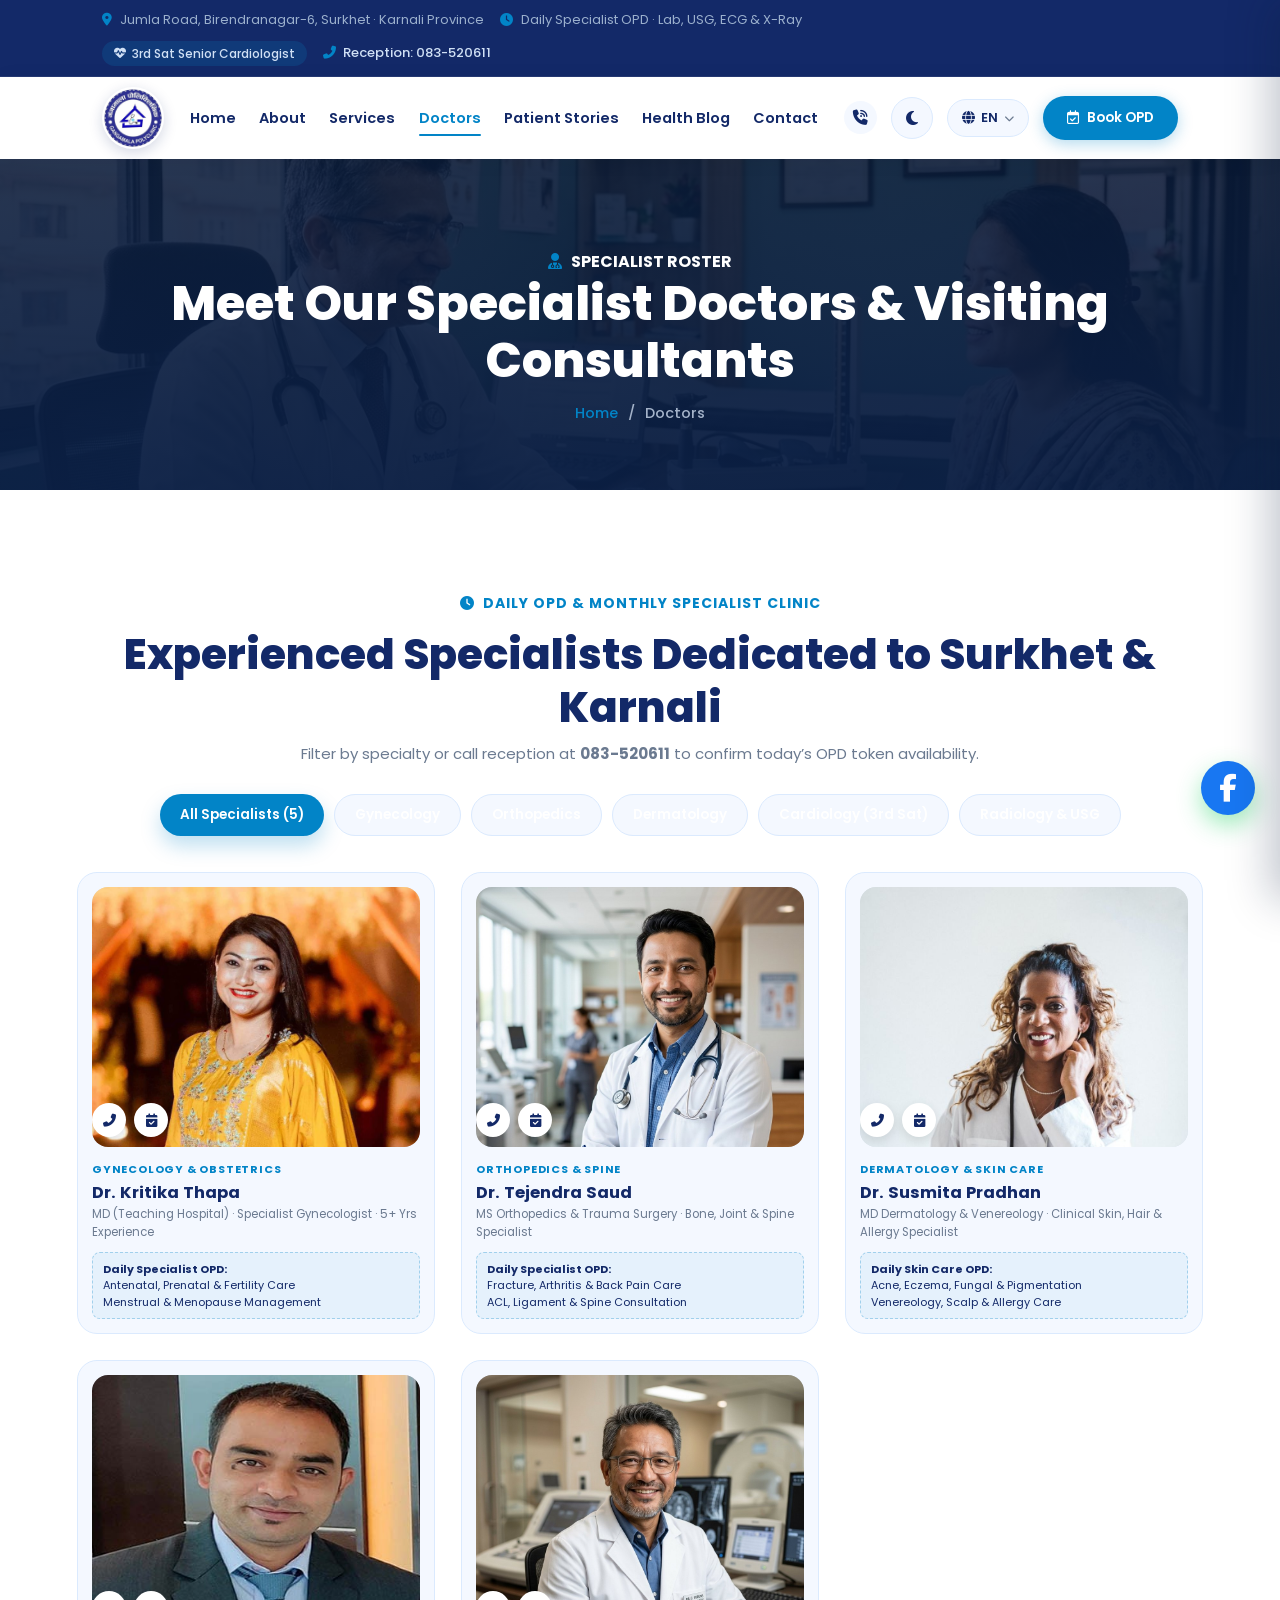
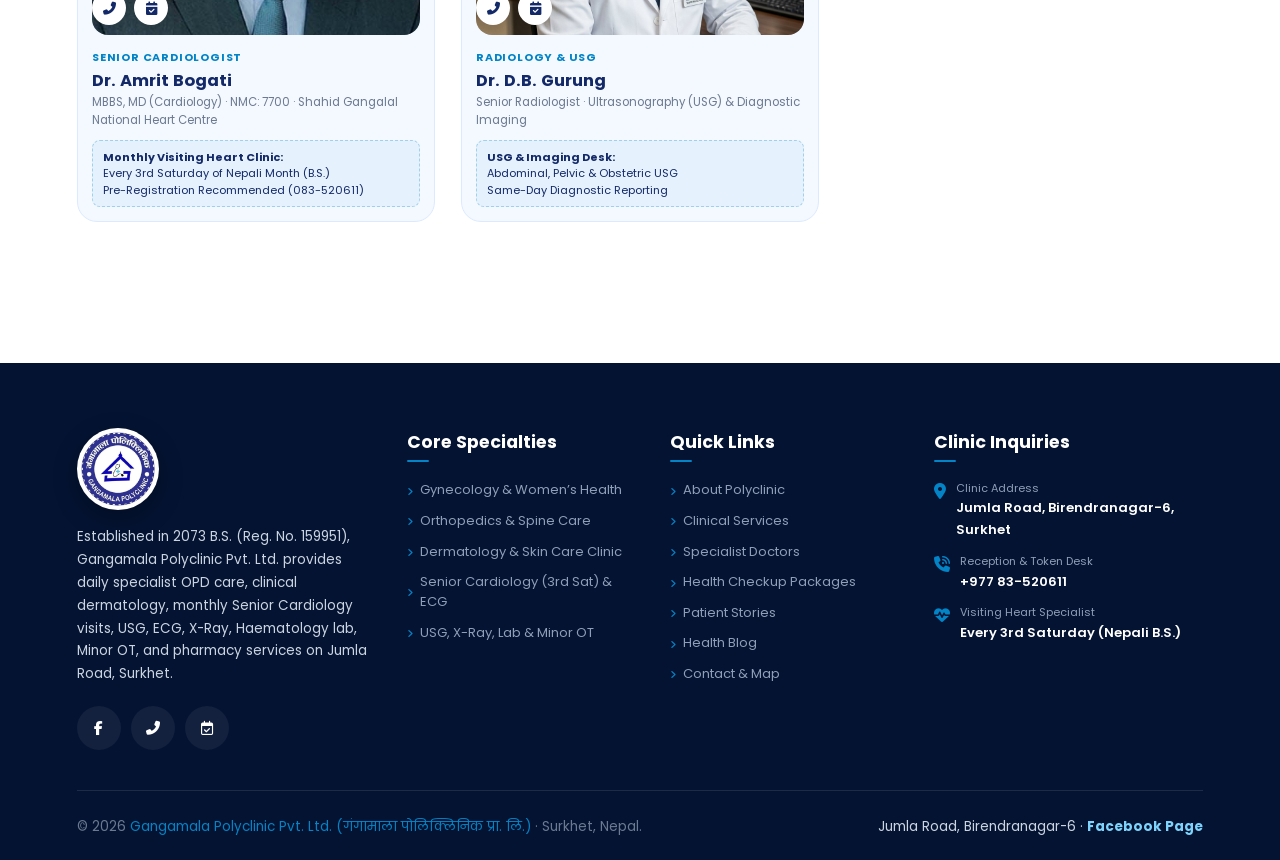
<file: doctors.html>
<!doctype html>
<html lang="en">
  <head>
    <meta charset="UTF-8" />
    <meta name="viewport" content="width=device-width, initial-scale=1.0, maximum-scale=5.0, user-scalable=yes" />
    <link rel="icon" type="image/png" href="images/gangamala-logo.png" />
    <link rel="preconnect" href="https://fonts.googleapis.com" />
    <link rel="preconnect" href="https://fonts.gstatic.com" crossorigin />
    <link href="https://fonts.googleapis.com/css2?family=Poppins:wght@300;400;500;600;700;800;900&display=swap" rel="stylesheet" />
    <link rel="stylesheet" href="vendor/fontawesome/css/all.min.css" />
    <title>Specialist Doctors & OPD Roster | Gangamala Polyclinic Surkhet</title>
    <meta name="description" content="Meet our specialists at Gangamala Polyclinic Surkhet: Dr. Kritika Thapa (Gynecologist), Dr. Tejendra Saud (Orthopedician), Dr. Susmita Pradhan (Dermatologist), Dr. Amrit Bogati (Senior Cardiologist), and Dr. D.B. Gurung (Senior Radiologist)." />
    <link rel="stylesheet" href="css/styles.css?v=3" />
    <script>
      (function () {
        var t = localStorage.getItem('gm_theme');
        if (t === 'dark' || (!t && window.matchMedia && window.matchMedia('(prefers-color-scheme: dark)').matches)) {
          document.documentElement.setAttribute('data-theme', 'dark');
          document.documentElement.classList.add('theme-dark');
        }
      })();
    </script>
  </head>
  <body>
    <div id="preloader">
      <img src="images/gangamala-logo.png" alt="Gangamala Polyclinic" style="width: 74px; height: 74px; border-radius: 50%; margin-bottom: 14px; box-shadow: 0 8px 24px rgba(30, 58, 138, 0.28);" />
      <div class="preloader-spinner"></div>
    </div>
    <script>
      (function () {
        function dismiss() {
          var p = document.getElementById('preloader');
          if (p) {
            p.style.opacity = '0';
            p.style.pointerEvents = 'none';
            p.style.visibility = 'hidden';
            document.body.classList.add('loaded');
            setTimeout(function () { if (p && p.parentNode) p.style.display = 'none'; }, 400);
          }
        }
        if (document.readyState === 'complete' || document.readyState === 'interactive') {
          setTimeout(dismiss, 100);
        } else {
          document.addEventListener('DOMContentLoaded', function () { setTimeout(dismiss, 150); });
          window.addEventListener('load', dismiss);
        }
        setTimeout(dismiss, 800);
      })();
    </script>

    <!-- Top Bar -->
    <div class="top-hospital-bar">
      <div style="display: flex; gap: 16px; align-items: center; flex-wrap: wrap">
        <span><i class="fas fa-map-marker-alt" style="color: var(--primary-cyan); margin-right: 5px"></i> Jumla Road, Birendranagar-6, Surkhet · Karnali Province</span>
        <span><i class="fas fa-clock" style="color: var(--primary-cyan); margin-right: 5px"></i> Daily Specialist OPD · Lab, USG, ECG & X-Ray</span>
      </div>
      <div style="display: flex; gap: 16px; align-items: center; flex-wrap: wrap">
        <a href="index.html#cardiologyCamp" class="top-bar-emergency" style="text-decoration: none;"><i class="fas fa-heart-pulse"></i> 3rd Sat Senior Cardiologist</a>
        <a href="tel:+97783520611"><i class="fas fa-phone-alt" style="color: var(--primary-cyan); margin-right: 4px"></i> Reception: 083-520611</a>
      </div>
    </div>

    <!-- Main Header -->
    <header id="mainHeader">
      <a href="index.html" class="logo" aria-label="Gangamala Polyclinic Pvt. Ltd.">
        <img src="images/gangamala-logo.png" alt="Gangamala Polyclinic Logo" class="brand-logo-img" />
      </a>

      <ul class="nav-links">
        <li><a href="index.html" data-i18n="home">Home</a></li>
        <li><a href="about.html" data-i18n="about">About</a></li>
        <li><a href="services.html" data-i18n="services">Services</a></li>
        <li><a href="doctors.html" class="active" data-i18n="doctors">Doctors</a></li>
        <li><a href="patient-stories.html" data-i18n="patient_stories">Patient Stories</a></li>
        <li><a href="blog.html" data-i18n="blog">Health Blog</a></li>
        <li><a href="contact.html" data-i18n="contact">Contact</a></li>
      </ul>

      <div class="header-actions">
        <a href="tel:+97783520611" class="header-icon" title="Call Reception 083-520611"><i class="fas fa-phone-volume"></i></a>
        <button class="theme-toggle-btn" id="themeToggleBtn" onclick="toggleTheme()" aria-label="Toggle Theme" title="Toggle Dark/Light Mode"><i class="fas fa-moon"></i></button>
        <div class="lang-dropdown">
          <button class="lang-toggle" onclick="toggleLangDropdown(event)">
            <i class="fas fa-globe"></i>
            <span class="lang-label">EN</span>
            <i class="fas fa-chevron-down lang-chevron"></i>
          </button>
          <div class="lang-menu" id="langMenu">
            <a href="#" class="lang-option active" data-lang="en" onclick="switchLang('en', event)"><span class="lang-flag">🇳🇵</span> English</a>
            <a href="#" class="lang-option" data-lang="ne" onclick="switchLang('ne', event)"><span class="lang-flag">🇳🇵</span> नेपाली</a>
          </div>
        </div>
        <a href="appointment.html" class="btn-appointment"><i class="fa-regular fa-calendar-check"></i> <span data-i18n="book_consultation">Book OPD</span></a>
        <i class="fas fa-bars btn-menu-mobile" onclick="toggleMobileNav()"></i>
      </div>
    </header>

    <!-- Mobile Drawer -->
    <div class="mobile-drawer-scrim" id="mobileScrim" onclick="toggleMobileNav(false)"></div>
    <div class="mobile-nav-drawer" id="mobileDrawer">
      <div>
        <div class="mobile-drawer-header">
          <a href="index.html" class="logo" aria-label="Gangamala Polyclinic Pvt. Ltd.">
            <img src="images/gangamala-logo.png" alt="Gangamala Polyclinic Logo" class="brand-logo-img" />
          </a>
          <button class="mobile-drawer-close" onclick="toggleMobileNav(false)" aria-label="Close Navigation Menu"><i class="fas fa-times"></i></button>
        </div>
        <div class="mobile-settings-bar">
          <div class="mobile-lang-switcher">
            <button class="mobile-lang-btn active" data-lang="en" onclick="switchLang('en', event)"><span class="flag">🇳🇵</span> English</button>
            <button class="mobile-lang-btn" data-lang="ne" onclick="switchLang('ne', event)"><span class="flag">🇳🇵</span> नेपाली</button>
          </div>
          <button class="theme-toggle-btn mobile-theme-btn" onclick="toggleTheme()" aria-label="Toggle Theme"><i class="fas fa-moon"></i></button>
        </div>
        <ul class="mobile-nav-list">
          <li><a href="index.html" class="nav-link-item" data-i18n="home"><i class="fas fa-house"></i> Home</a></li>
          <li><a href="about.html" class="nav-link-item" data-i18n="about_hospital"><i class="fas fa-hospital-user"></i> About Polyclinic</a></li>
          <li><a href="services.html" class="nav-link-item" data-i18n="clinical_services"><i class="fas fa-stethoscope"></i> Specialties & Services</a></li>
          <li><a href="doctors.html" class="nav-link-item active" data-i18n="doctors_opd"><i class="fas fa-user-md"></i> Specialist Doctors</a></li>
          <li><a href="patient-stories.html" class="nav-link-item" data-i18n="patient_stories"><i class="fas fa-heart-pulse"></i> Patient Stories</a></li>
          <li><a href="blog.html" class="nav-link-item" data-i18n="blog"><i class="fas fa-newspaper"></i> Health Blog</a></li>
          <li><a href="contact.html" class="nav-link-item" data-i18n="contact_location"><i class="fas fa-map-location-dot"></i> Contact & Location</a></li>
        </ul>
      </div>
      <div class="mobile-drawer-footer">
        <a href="appointment.html" class="btn-appointment" style="width: 100%; justify-content: center; margin-bottom: 8px;"><i class="fa-regular fa-calendar-check"></i> Book OPD / Heart Clinic</a>
        <a href="tel:+97783520611" class="mobile-call-btn"><i class="fas fa-phone-volume"></i> Reception: <strong>+977 83-520611</strong></a>
        <a href="https://www.facebook.com/ganagamala.polyclinic.surkhet/" target="_blank" rel="noopener" class="mobile-whatsapp-btn" style="background: #1877f2;"><i class="fab fa-facebook-f"></i> Follow on Facebook</a>
      </div>
    </div>


    <section class="page-banner-hero">
      <h4><i class="fas fa-user-md" style="color: var(--primary-cyan); margin-right: 6px;"></i> SPECIALIST ROSTER</h4>
      <h1>Meet Our Specialist Doctors & Visiting Consultants</h1>
      <div class="page-banner-breadcrumbs"><a href="index.html">Home</a> <span>/</span> <span>Doctors</span></div>
    </section>

    <section class="team-section">
      <div class="section-header center fade-up" style="margin-bottom: 28px;">
        <h4><i class="fas fa-clock"></i> DAILY OPD & MONTHLY SPECIALIST CLINIC</h4>
        <h2>Experienced Specialists Dedicated to Surkhet & Karnali</h2>
        <p style="color: var(--text-gray); font-size: 15px; margin-top: 8px;">Filter by specialty or call reception at <strong>083-520611</strong> to confirm today’s OPD token availability.</p>
      </div>

      <div style="display: flex; justify-content: center; gap: 10px; flex-wrap: wrap; margin-bottom: 36px;">
        <button class="btn-primary doc-filter-btn active" onclick="filterDoctorsByCategory('All', this)" style="padding: 10px 20px; font-size: 13.5px;">All Specialists (5)</button>
        <button class="btn-primary doc-filter-btn" onclick="filterDoctorsByCategory('Gynecology', this)" style="padding: 10px 20px; font-size: 13.5px; background: var(--bg-light); color: var(--primary-dark); box-shadow: none; border: 1px solid #dbeafe;">Gynecology</button>
        <button class="btn-primary doc-filter-btn" onclick="filterDoctorsByCategory('Orthopedics', this)" style="padding: 10px 20px; font-size: 13.5px; background: var(--bg-light); color: var(--primary-dark); box-shadow: none; border: 1px solid #dbeafe;">Orthopedics</button>
        <button class="btn-primary doc-filter-btn" onclick="filterDoctorsByCategory('Dermatology', this)" style="padding: 10px 20px; font-size: 13.5px; background: var(--bg-light); color: var(--primary-dark); box-shadow: none; border: 1px solid #dbeafe;">Dermatology</button>
        <button class="btn-primary doc-filter-btn" onclick="filterDoctorsByCategory('Cardiology', this)" style="padding: 10px 20px; font-size: 13.5px; background: var(--bg-light); color: var(--primary-dark); box-shadow: none; border: 1px solid #dbeafe;">Cardiology (3rd Sat)</button>
        <button class="btn-primary doc-filter-btn" onclick="filterDoctorsByCategory('Radiology', this)" style="padding: 10px 20px; font-size: 13.5px; background: var(--bg-light); color: var(--primary-dark); box-shadow: none; border: 1px solid #dbeafe;">Radiology & USG</button>
      </div>

      <div class="team-grid" id="doctorsGrid"></div>
      <div class="pagination fade-up" id="paginationControls"></div>
    </section>


    <!-- Footer Section -->
    <footer class="main-footer" style="padding-top: 65px;">
      <div class="footer-grid">
        <div class="footer-widget fade-up delay-1">
          <a href="index.html" class="logo" style="color: #fff; text-decoration: none; margin-bottom: 16px; display: inline-flex;">
            <img src="images/gangamala-logo.png" alt="Gangamala Polyclinic Logo" class="brand-logo-img" />
          </a>
          <p style="color: #cbd5e1; font-size: 13.5px; line-height: 1.7; margin-bottom: 20px;">
            Established in 2073 B.S. (Reg. No. 159951), Gangamala Polyclinic Pvt. Ltd. provides daily specialist OPD care, clinical dermatology, monthly Senior Cardiology visits, USG, ECG, X-Ray, Haematology lab, Minor OT, and pharmacy services on Jumla Road, Surkhet.
          </p>
          <div class="footer-social" style="margin-top: 0; display: flex; gap: 10px;">
            <a href="https://www.facebook.com/ganagamala.polyclinic.surkhet/" target="_blank" rel="noopener" aria-label="Gangamala Polyclinic Facebook"><i class="fab fa-facebook-f"></i></a>
            <a href="tel:+97783520611" aria-label="Call Gangamala Polyclinic"><i class="fas fa-phone-alt"></i></a>
            <a href="appointment.html" aria-label="Book Appointment"><i class="fa-regular fa-calendar-check"></i></a>
          </div>
        </div>

        <div class="footer-widget fade-up delay-2">
          <h3>Core Specialties</h3>
          <ul class="footer-links">
            <li><a href="services.html"><i class="fa-solid fa-angle-right"></i> Gynecology & Women’s Health</a></li>
            <li><a href="services.html"><i class="fa-solid fa-angle-right"></i> Orthopedics & Spine Care</a></li>
            <li><a href="services.html"><i class="fa-solid fa-angle-right"></i> Dermatology & Skin Care Clinic</a></li>
            <li><a href="services.html"><i class="fa-solid fa-angle-right"></i> Senior Cardiology (3rd Sat) & ECG</a></li>
            <li><a href="services.html"><i class="fa-solid fa-angle-right"></i> USG, X-Ray, Lab & Minor OT</a></li>
          </ul>
        </div>

        <div class="footer-widget fade-up delay-3">
          <h3>Quick Links</h3>
          <ul class="footer-links">
            <li><a href="about.html"><i class="fa-solid fa-angle-right"></i> About Polyclinic</a></li>
            <li><a href="services.html"><i class="fa-solid fa-angle-right"></i> Clinical Services</a></li>
            <li><a href="doctors.html"><i class="fa-solid fa-angle-right"></i> Specialist Doctors</a></li>
            <li><a href="packages.html"><i class="fa-solid fa-angle-right"></i> Health Checkup Packages</a></li>
            <li><a href="patient-stories.html"><i class="fa-solid fa-angle-right"></i> Patient Stories</a></li>
            <li><a href="blog.html"><i class="fa-solid fa-angle-right"></i> Health Blog</a></li>
            <li><a href="contact.html"><i class="fa-solid fa-angle-right"></i> Contact & Map</a></li>
          </ul>
        </div>

        <div class="footer-widget fade-up delay-4">
          <h3>Clinic Inquiries</h3>
          <div class="footer-contact-info">
            <div class="contact-row">
              <i class="fas fa-map-marker-alt"></i>
              <div><span>Clinic Address</span><strong>Jumla Road, Birendranagar-6, Surkhet</strong></div>
            </div>
            <div class="contact-row">
              <i class="fas fa-phone-volume"></i>
              <div><span>Reception & Token Desk</span><strong>+977 83-520611</strong></div>
            </div>
            <div class="contact-row">
              <i class="fas fa-heart-pulse"></i>
              <div><span>Visiting Heart Specialist</span><strong>Every 3rd Saturday (Nepali B.S.)</strong></div>
            </div>
          </div>
        </div>
      </div>

      <div class="footer-bottom fade-up" style="display: flex; justify-content: space-between; align-items: center; flex-wrap: wrap; gap: 15px; padding-top: 25px; margin-top: 40px; border-top: 1px solid rgba(255,255,255,0.1); font-size: 13.5px;">
        <div class="copyright">© 2026 <span>Gangamala Polyclinic Pvt. Ltd. (गंगामाला पोलिक्लिनिक प्रा. लि.)</span> · Surkhet, Nepal.</div>
        <div class="designer-credit" style="color: #cbd5e1;">Jumla Road, Birendranagar-6 · <a href="https://www.facebook.com/ganagamala.polyclinic.surkhet/" target="_blank" rel="noopener" style="color: #7dd3fc; font-weight: 700; text-decoration: none;">Facebook Page</a></div>
      </div>
    </footer>

    <script src="js/scripts.js?v=3"></script>
    <div class="floating-actions-container">
      <a href="https://www.facebook.com/ganagamala.polyclinic.surkhet/" target="_blank" rel="noopener" class="whatsapp-floating-btn" style="background: #1877f2; box-shadow: 0 10px 25px rgba(24, 119, 242, 0.35);" aria-label="Gangamala Polyclinic Facebook" title="Message on Facebook">
        <i class="fab fa-facebook-f"></i>
        <span class="whatsapp-floating-tooltip">Gangamala Facebook</span>
      </a>
      <button id="scrollToTopBtn" class="scroll-to-top-btn" onclick="scrollToTop()" aria-label="Scroll to top" title="Back to Top">
        <i class="fas fa-arrow-up"></i>
      </button>
    </div>
  </body>
</html>
</file>
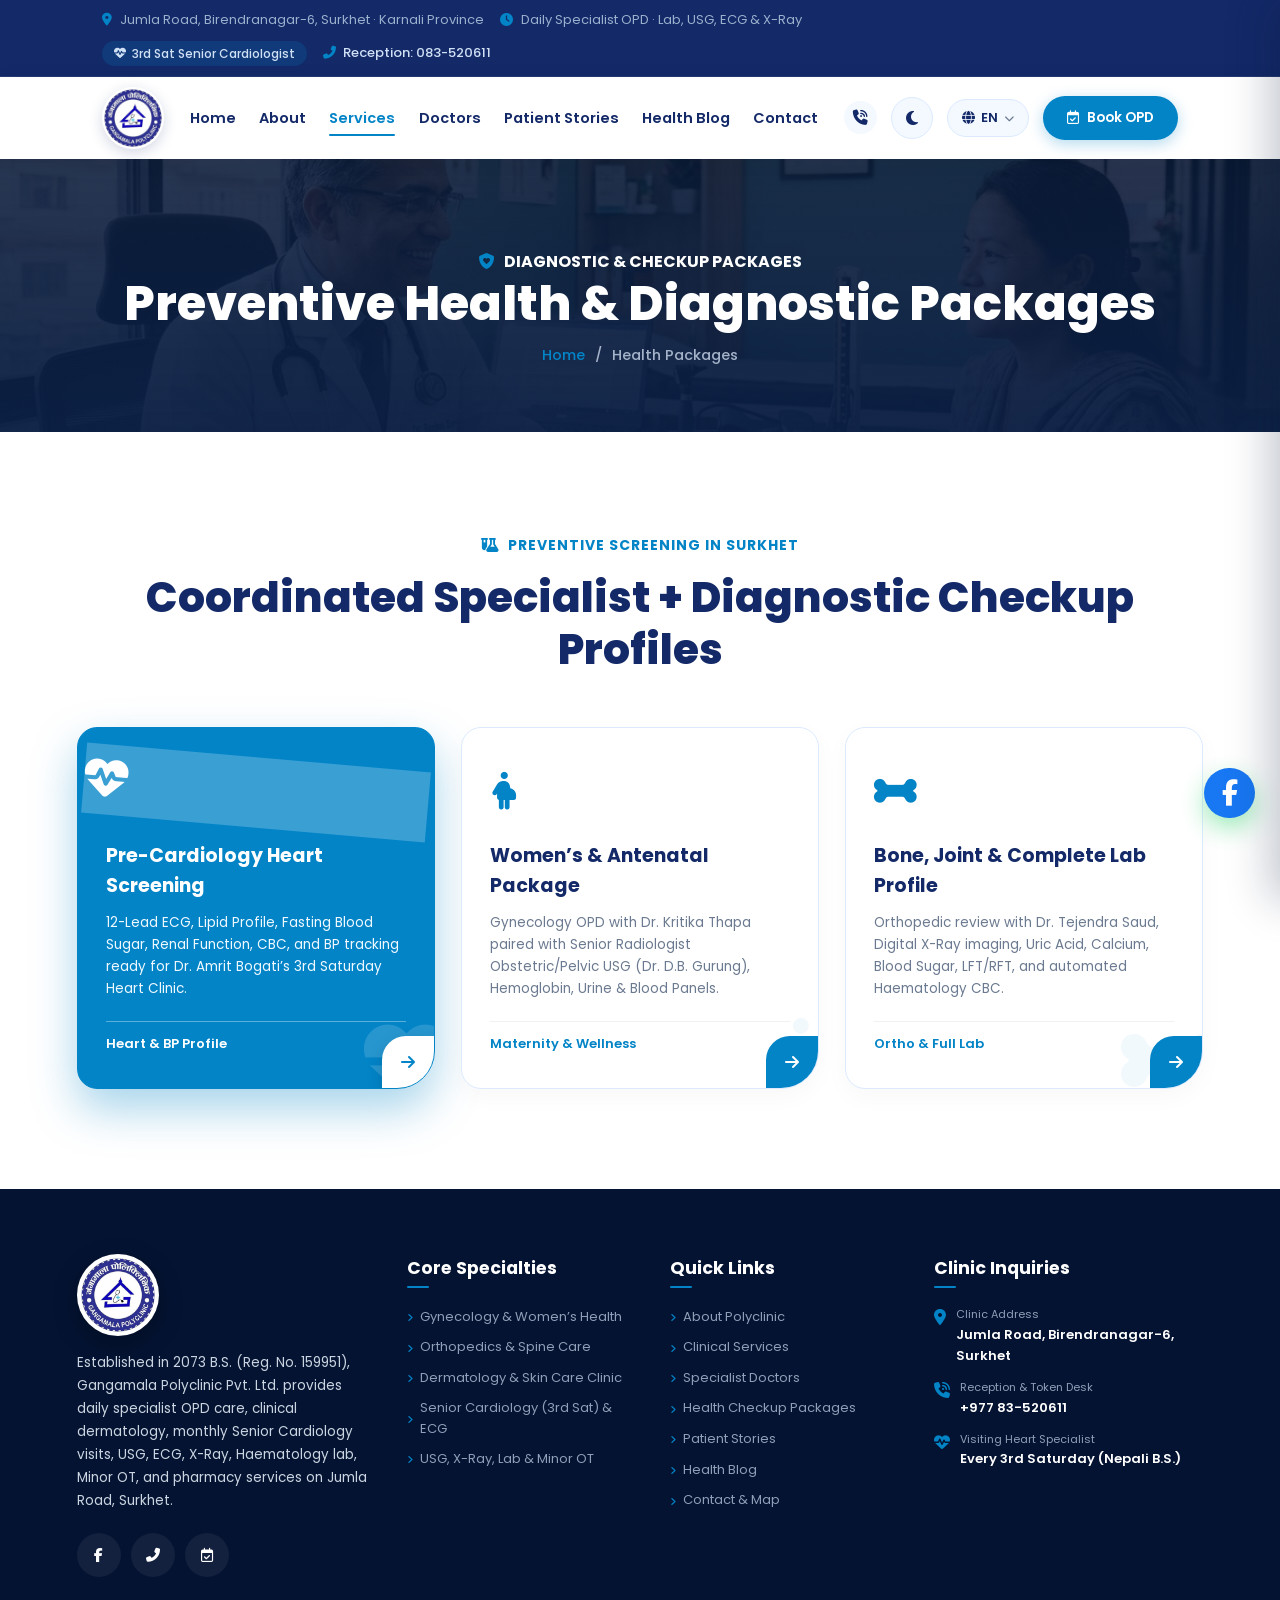
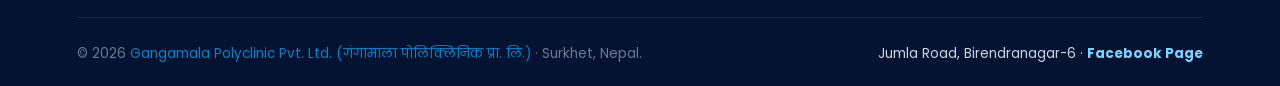
<file: packages.html>
<!doctype html>
<html lang="en">
  <head>
    <meta charset="UTF-8" />
    <meta name="viewport" content="width=device-width, initial-scale=1.0, maximum-scale=5.0, user-scalable=yes" />
    <link rel="icon" type="image/png" href="images/gangamala-logo.png" />
    <link rel="preconnect" href="https://fonts.googleapis.com" />
    <link rel="preconnect" href="https://fonts.gstatic.com" crossorigin />
    <link href="https://fonts.googleapis.com/css2?family=Poppins:wght@300;400;500;600;700;800;900&display=swap" rel="stylesheet" />
    <link rel="stylesheet" href="vendor/fontawesome/css/all.min.css" />
    <title>Health Checkup & Diagnostic Packages | Gangamala Polyclinic Surkhet</title>
    <meta name="description" content="Preventive heart, antenatal, orthopedic, and complete lab screening packages at Gangamala Polyclinic Pvt. Ltd., Surkhet." />
    <link rel="stylesheet" href="css/styles.css?v=3" />
    <script>
      (function () {
        var t = localStorage.getItem('gm_theme');
        if (t === 'dark' || (!t && window.matchMedia && window.matchMedia('(prefers-color-scheme: dark)').matches)) {
          document.documentElement.setAttribute('data-theme', 'dark');
          document.documentElement.classList.add('theme-dark');
        }
      })();
    </script>
  </head>
  <body>
    <div id="preloader">
      <img src="images/gangamala-logo.png" alt="Gangamala Polyclinic" style="width: 74px; height: 74px; border-radius: 50%; margin-bottom: 14px; box-shadow: 0 8px 24px rgba(30, 58, 138, 0.28);" />
      <div class="preloader-spinner"></div>
    </div>
    <script>
      (function () {
        function dismiss() {
          var p = document.getElementById('preloader');
          if (p) {
            p.style.opacity = '0';
            p.style.pointerEvents = 'none';
            p.style.visibility = 'hidden';
            document.body.classList.add('loaded');
            setTimeout(function () { if (p && p.parentNode) p.style.display = 'none'; }, 400);
          }
        }
        if (document.readyState === 'complete' || document.readyState === 'interactive') {
          setTimeout(dismiss, 100);
        } else {
          document.addEventListener('DOMContentLoaded', function () { setTimeout(dismiss, 150); });
          window.addEventListener('load', dismiss);
        }
        setTimeout(dismiss, 800);
      })();
    </script>

    <!-- Top Bar -->
    <div class="top-hospital-bar">
      <div style="display: flex; gap: 16px; align-items: center; flex-wrap: wrap">
        <span><i class="fas fa-map-marker-alt" style="color: var(--primary-cyan); margin-right: 5px"></i> Jumla Road, Birendranagar-6, Surkhet · Karnali Province</span>
        <span><i class="fas fa-clock" style="color: var(--primary-cyan); margin-right: 5px"></i> Daily Specialist OPD · Lab, USG, ECG & X-Ray</span>
      </div>
      <div style="display: flex; gap: 16px; align-items: center; flex-wrap: wrap">
        <a href="index.html#cardiologyCamp" class="top-bar-emergency" style="text-decoration: none;"><i class="fas fa-heart-pulse"></i> 3rd Sat Senior Cardiologist</a>
        <a href="tel:+97783520611"><i class="fas fa-phone-alt" style="color: var(--primary-cyan); margin-right: 4px"></i> Reception: 083-520611</a>
      </div>
    </div>

    <!-- Main Header -->
    <header id="mainHeader">
      <a href="index.html" class="logo" aria-label="Gangamala Polyclinic Pvt. Ltd.">
        <img src="images/gangamala-logo.png" alt="Gangamala Polyclinic Logo" class="brand-logo-img" />
      </a>

      <ul class="nav-links">
        <li><a href="index.html" data-i18n="home">Home</a></li>
        <li><a href="about.html" data-i18n="about">About</a></li>
        <li><a href="services.html" class="active" data-i18n="services">Services</a></li>
        <li><a href="doctors.html" data-i18n="doctors">Doctors</a></li>
        <li><a href="patient-stories.html" data-i18n="patient_stories">Patient Stories</a></li>
        <li><a href="blog.html" data-i18n="blog">Health Blog</a></li>
        <li><a href="contact.html" data-i18n="contact">Contact</a></li>
      </ul>

      <div class="header-actions">
        <a href="tel:+97783520611" class="header-icon" title="Call Reception 083-520611"><i class="fas fa-phone-volume"></i></a>
        <button class="theme-toggle-btn" id="themeToggleBtn" onclick="toggleTheme()" aria-label="Toggle Theme" title="Toggle Dark/Light Mode"><i class="fas fa-moon"></i></button>
        <div class="lang-dropdown">
          <button class="lang-toggle" onclick="toggleLangDropdown(event)">
            <i class="fas fa-globe"></i>
            <span class="lang-label">EN</span>
            <i class="fas fa-chevron-down lang-chevron"></i>
          </button>
          <div class="lang-menu" id="langMenu">
            <a href="#" class="lang-option active" data-lang="en" onclick="switchLang('en', event)"><span class="lang-flag">🇳🇵</span> English</a>
            <a href="#" class="lang-option" data-lang="ne" onclick="switchLang('ne', event)"><span class="lang-flag">🇳🇵</span> नेपाली</a>
          </div>
        </div>
        <a href="appointment.html" class="btn-appointment"><i class="fa-regular fa-calendar-check"></i> <span data-i18n="book_consultation">Book OPD</span></a>
        <i class="fas fa-bars btn-menu-mobile" onclick="toggleMobileNav()"></i>
      </div>
    </header>

    <!-- Mobile Drawer -->
    <div class="mobile-drawer-scrim" id="mobileScrim" onclick="toggleMobileNav(false)"></div>
    <div class="mobile-nav-drawer" id="mobileDrawer">
      <div>
        <div class="mobile-drawer-header">
          <a href="index.html" class="logo" aria-label="Gangamala Polyclinic Pvt. Ltd.">
            <img src="images/gangamala-logo.png" alt="Gangamala Polyclinic Logo" class="brand-logo-img" />
          </a>
          <button class="mobile-drawer-close" onclick="toggleMobileNav(false)" aria-label="Close Navigation Menu"><i class="fas fa-times"></i></button>
        </div>
        <div class="mobile-settings-bar">
          <div class="mobile-lang-switcher">
            <button class="mobile-lang-btn active" data-lang="en" onclick="switchLang('en', event)"><span class="flag">🇳🇵</span> English</button>
            <button class="mobile-lang-btn" data-lang="ne" onclick="switchLang('ne', event)"><span class="flag">🇳🇵</span> नेपाली</button>
          </div>
          <button class="theme-toggle-btn mobile-theme-btn" onclick="toggleTheme()" aria-label="Toggle Theme"><i class="fas fa-moon"></i></button>
        </div>
        <ul class="mobile-nav-list">
          <li><a href="index.html" class="nav-link-item" data-i18n="home"><i class="fas fa-house"></i> Home</a></li>
          <li><a href="about.html" class="nav-link-item" data-i18n="about_hospital"><i class="fas fa-hospital-user"></i> About Polyclinic</a></li>
          <li><a href="services.html" class="nav-link-item active" data-i18n="clinical_services"><i class="fas fa-stethoscope"></i> Specialties & Services</a></li>
          <li><a href="doctors.html" class="nav-link-item" data-i18n="doctors_opd"><i class="fas fa-user-md"></i> Specialist Doctors</a></li>
          <li><a href="patient-stories.html" class="nav-link-item" data-i18n="patient_stories"><i class="fas fa-heart-pulse"></i> Patient Stories</a></li>
          <li><a href="blog.html" class="nav-link-item" data-i18n="blog"><i class="fas fa-newspaper"></i> Health Blog</a></li>
          <li><a href="contact.html" class="nav-link-item" data-i18n="contact_location"><i class="fas fa-map-location-dot"></i> Contact & Location</a></li>
        </ul>
      </div>
      <div class="mobile-drawer-footer">
        <a href="appointment.html" class="btn-appointment" style="width: 100%; justify-content: center; margin-bottom: 8px;"><i class="fa-regular fa-calendar-check"></i> Book OPD / Heart Clinic</a>
        <a href="tel:+97783520611" class="mobile-call-btn"><i class="fas fa-phone-volume"></i> Reception: <strong>+977 83-520611</strong></a>
        <a href="https://www.facebook.com/ganagamala.polyclinic.surkhet/" target="_blank" rel="noopener" class="mobile-whatsapp-btn" style="background: #1877f2;"><i class="fab fa-facebook-f"></i> Follow on Facebook</a>
      </div>
    </div>


    <section class="page-banner-hero">
      <h4><i class="fas fa-shield-heart" style="color: var(--primary-cyan); margin-right: 6px;"></i> DIAGNOSTIC & CHECKUP PACKAGES</h4>
      <h1>Preventive Health & Diagnostic Packages</h1>
      <div class="page-banner-breadcrumbs"><a href="index.html">Home</a> <span>/</span> <span>Health Packages</span></div>
    </section>

    <section class="services-section" style="background: var(--white);">
      <div class="section-header center fade-up">
        <h4><i class="fa-solid fa-flask-vial"></i> PREVENTIVE SCREENING IN SURKHET</h4>
        <h2>Coordinated Specialist + Diagnostic Checkup Profiles</h2>
      </div>

      <div class="services-grid">
        <div class="service-card active fade-up delay-1">
          <i class="fa-solid fa-heart-pulse service-watermark"></i>
          <div class="service-icon-wrap"><i class="fa-solid fa-heart-pulse"></i></div>
          <h3>Pre-Cardiology Heart Screening</h3>
          <p>12-Lead ECG, Lipid Profile, Fasting Blood Sugar, Renal Function, CBC, and BP tracking ready for Dr. Amrit Bogati’s 3rd Saturday Heart Clinic.</p>
          <div class="service-divider"></div>
          <div class="service-footer"><span>Heart & BP Profile</span></div>
          <a href="appointment.html" class="service-btn"><i class="fas fa-arrow-right"></i></a>
        </div>

        <div class="service-card fade-up delay-2">
          <i class="fas fa-person-pregnant service-watermark"></i>
          <div class="service-icon-wrap"><i class="fas fa-person-pregnant"></i></div>
          <h3>Women’s & Antenatal Package</h3>
          <p>Gynecology OPD with Dr. Kritika Thapa paired with Senior Radiologist Obstetric/Pelvic USG (Dr. D.B. Gurung), Hemoglobin, Urine & Blood Panels.</p>
          <div class="service-divider"></div>
          <div class="service-footer"><span>Maternity & Wellness</span></div>
          <a href="appointment.html" class="service-btn"><i class="fas fa-arrow-right"></i></a>
        </div>

        <div class="service-card fade-up delay-3">
          <i class="fas fa-bone service-watermark"></i>
          <div class="service-icon-wrap"><i class="fas fa-bone"></i></div>
          <h3>Bone, Joint & Complete Lab Profile</h3>
          <p>Orthopedic review with Dr. Tejendra Saud, Digital X-Ray imaging, Uric Acid, Calcium, Blood Sugar, LFT/RFT, and automated Haematology CBC.</p>
          <div class="service-divider"></div>
          <div class="service-footer"><span>Ortho & Full Lab</span></div>
          <a href="appointment.html" class="service-btn"><i class="fas fa-arrow-right"></i></a>
        </div>
      </div>
    </section>


    <!-- Footer Section -->
    <footer class="main-footer" style="padding-top: 65px;">
      <div class="footer-grid">
        <div class="footer-widget fade-up delay-1">
          <a href="index.html" class="logo" style="color: #fff; text-decoration: none; margin-bottom: 16px; display: inline-flex;">
            <img src="images/gangamala-logo.png" alt="Gangamala Polyclinic Logo" class="brand-logo-img" />
          </a>
          <p style="color: #cbd5e1; font-size: 13.5px; line-height: 1.7; margin-bottom: 20px;">
            Established in 2073 B.S. (Reg. No. 159951), Gangamala Polyclinic Pvt. Ltd. provides daily specialist OPD care, clinical dermatology, monthly Senior Cardiology visits, USG, ECG, X-Ray, Haematology lab, Minor OT, and pharmacy services on Jumla Road, Surkhet.
          </p>
          <div class="footer-social" style="margin-top: 0; display: flex; gap: 10px;">
            <a href="https://www.facebook.com/ganagamala.polyclinic.surkhet/" target="_blank" rel="noopener" aria-label="Gangamala Polyclinic Facebook"><i class="fab fa-facebook-f"></i></a>
            <a href="tel:+97783520611" aria-label="Call Gangamala Polyclinic"><i class="fas fa-phone-alt"></i></a>
            <a href="appointment.html" aria-label="Book Appointment"><i class="fa-regular fa-calendar-check"></i></a>
          </div>
        </div>

        <div class="footer-widget fade-up delay-2">
          <h3>Core Specialties</h3>
          <ul class="footer-links">
            <li><a href="services.html"><i class="fa-solid fa-angle-right"></i> Gynecology & Women’s Health</a></li>
            <li><a href="services.html"><i class="fa-solid fa-angle-right"></i> Orthopedics & Spine Care</a></li>
            <li><a href="services.html"><i class="fa-solid fa-angle-right"></i> Dermatology & Skin Care Clinic</a></li>
            <li><a href="services.html"><i class="fa-solid fa-angle-right"></i> Senior Cardiology (3rd Sat) & ECG</a></li>
            <li><a href="services.html"><i class="fa-solid fa-angle-right"></i> USG, X-Ray, Lab & Minor OT</a></li>
          </ul>
        </div>

        <div class="footer-widget fade-up delay-3">
          <h3>Quick Links</h3>
          <ul class="footer-links">
            <li><a href="about.html"><i class="fa-solid fa-angle-right"></i> About Polyclinic</a></li>
            <li><a href="services.html"><i class="fa-solid fa-angle-right"></i> Clinical Services</a></li>
            <li><a href="doctors.html"><i class="fa-solid fa-angle-right"></i> Specialist Doctors</a></li>
            <li><a href="packages.html"><i class="fa-solid fa-angle-right"></i> Health Checkup Packages</a></li>
            <li><a href="patient-stories.html"><i class="fa-solid fa-angle-right"></i> Patient Stories</a></li>
            <li><a href="blog.html"><i class="fa-solid fa-angle-right"></i> Health Blog</a></li>
            <li><a href="contact.html"><i class="fa-solid fa-angle-right"></i> Contact & Map</a></li>
          </ul>
        </div>

        <div class="footer-widget fade-up delay-4">
          <h3>Clinic Inquiries</h3>
          <div class="footer-contact-info">
            <div class="contact-row">
              <i class="fas fa-map-marker-alt"></i>
              <div><span>Clinic Address</span><strong>Jumla Road, Birendranagar-6, Surkhet</strong></div>
            </div>
            <div class="contact-row">
              <i class="fas fa-phone-volume"></i>
              <div><span>Reception & Token Desk</span><strong>+977 83-520611</strong></div>
            </div>
            <div class="contact-row">
              <i class="fas fa-heart-pulse"></i>
              <div><span>Visiting Heart Specialist</span><strong>Every 3rd Saturday (Nepali B.S.)</strong></div>
            </div>
          </div>
        </div>
      </div>

      <div class="footer-bottom fade-up" style="display: flex; justify-content: space-between; align-items: center; flex-wrap: wrap; gap: 15px; padding-top: 25px; margin-top: 40px; border-top: 1px solid rgba(255,255,255,0.1); font-size: 13.5px;">
        <div class="copyright">© 2026 <span>Gangamala Polyclinic Pvt. Ltd. (गंगामाला पोलिक्लिनिक प्रा. लि.)</span> · Surkhet, Nepal.</div>
        <div class="designer-credit" style="color: #cbd5e1;">Jumla Road, Birendranagar-6 · <a href="https://www.facebook.com/ganagamala.polyclinic.surkhet/" target="_blank" rel="noopener" style="color: #7dd3fc; font-weight: 700; text-decoration: none;">Facebook Page</a></div>
      </div>
    </footer>

    <script src="js/scripts.js?v=3"></script>
    <div class="floating-actions-container">
      <a href="https://www.facebook.com/ganagamala.polyclinic.surkhet/" target="_blank" rel="noopener" class="whatsapp-floating-btn" style="background: #1877f2; box-shadow: 0 10px 25px rgba(24, 119, 242, 0.35);" aria-label="Gangamala Polyclinic Facebook" title="Message on Facebook">
        <i class="fab fa-facebook-f"></i>
        <span class="whatsapp-floating-tooltip">Gangamala Facebook</span>
      </a>
      <button id="scrollToTopBtn" class="scroll-to-top-btn" onclick="scrollToTop()" aria-label="Scroll to top" title="Back to Top">
        <i class="fas fa-arrow-up"></i>
      </button>
    </div>
  </body>
</html>
</file>
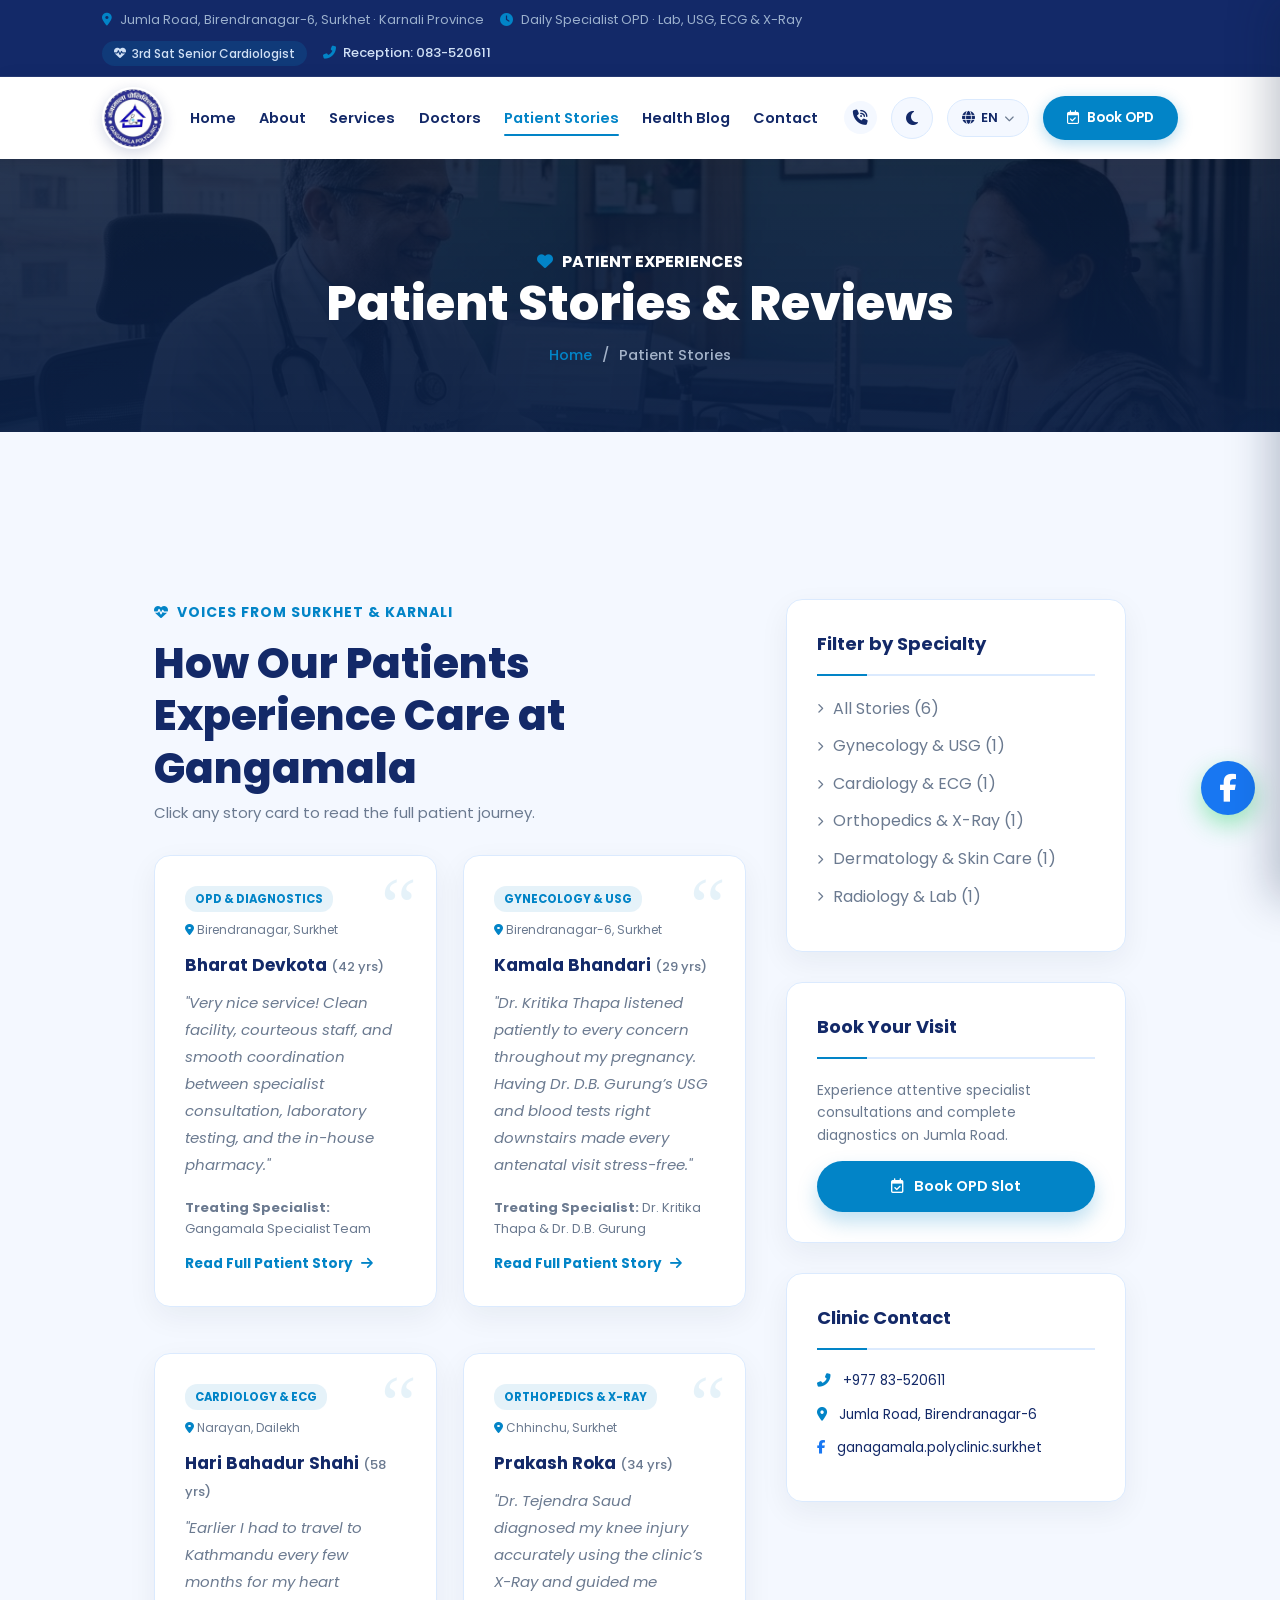
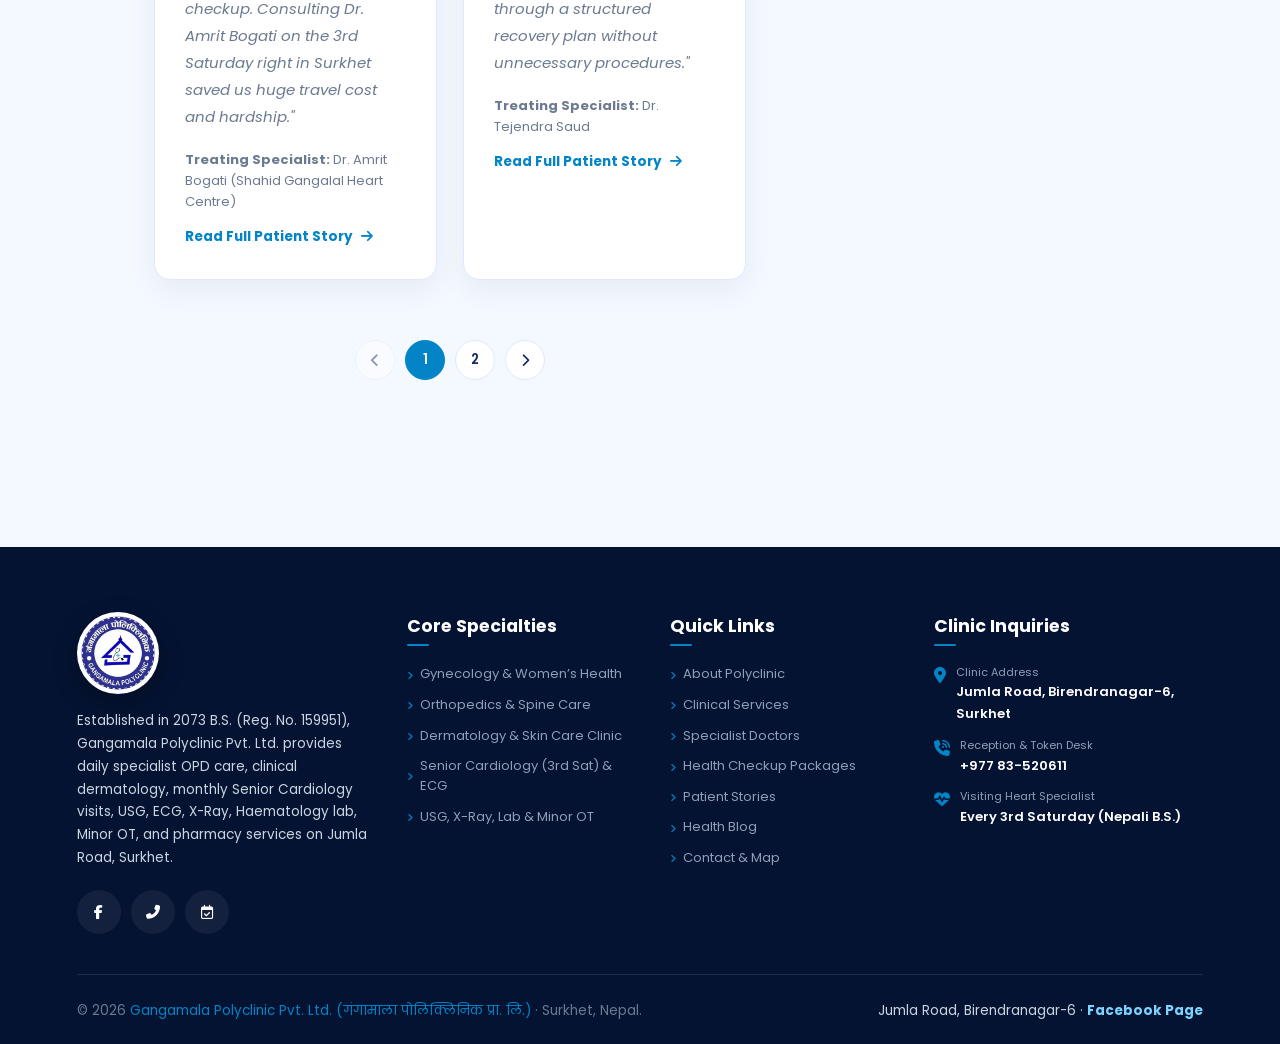
<file: patient-stories.html>
<!doctype html>
<html lang="en">
  <head>
    <meta charset="UTF-8" />
    <meta name="viewport" content="width=device-width, initial-scale=1.0, maximum-scale=5.0, user-scalable=yes" />
    <link rel="icon" type="image/png" href="images/gangamala-logo.png" />
    <link rel="preconnect" href="https://fonts.googleapis.com" />
    <link rel="preconnect" href="https://fonts.gstatic.com" crossorigin />
    <link href="https://fonts.googleapis.com/css2?family=Poppins:wght@300;400;500;600;700;800;900&display=swap" rel="stylesheet" />
    <link rel="stylesheet" href="vendor/fontawesome/css/all.min.css" />
    <title>Patient Stories & Reviews | Gangamala Polyclinic Surkhet</title>
    <meta name="description" content="Read patient experiences and 5.0-star reviews from families across Birendranagar, Surkhet, and Karnali Province." />
    <link rel="stylesheet" href="css/styles.css?v=3" />
    <script>
      (function () {
        var t = localStorage.getItem('gm_theme');
        if (t === 'dark' || (!t && window.matchMedia && window.matchMedia('(prefers-color-scheme: dark)').matches)) {
          document.documentElement.setAttribute('data-theme', 'dark');
          document.documentElement.classList.add('theme-dark');
        }
      })();
    </script>
  </head>
  <body>
    <div id="preloader">
      <img src="images/gangamala-logo.png" alt="Gangamala Polyclinic" style="width: 74px; height: 74px; border-radius: 50%; margin-bottom: 14px; box-shadow: 0 8px 24px rgba(30, 58, 138, 0.28);" />
      <div class="preloader-spinner"></div>
    </div>
    <script>
      (function () {
        function dismiss() {
          var p = document.getElementById('preloader');
          if (p) {
            p.style.opacity = '0';
            p.style.pointerEvents = 'none';
            p.style.visibility = 'hidden';
            document.body.classList.add('loaded');
            setTimeout(function () { if (p && p.parentNode) p.style.display = 'none'; }, 400);
          }
        }
        if (document.readyState === 'complete' || document.readyState === 'interactive') {
          setTimeout(dismiss, 100);
        } else {
          document.addEventListener('DOMContentLoaded', function () { setTimeout(dismiss, 150); });
          window.addEventListener('load', dismiss);
        }
        setTimeout(dismiss, 800);
      })();
    </script>

    <!-- Top Bar -->
    <div class="top-hospital-bar">
      <div style="display: flex; gap: 16px; align-items: center; flex-wrap: wrap">
        <span><i class="fas fa-map-marker-alt" style="color: var(--primary-cyan); margin-right: 5px"></i> Jumla Road, Birendranagar-6, Surkhet · Karnali Province</span>
        <span><i class="fas fa-clock" style="color: var(--primary-cyan); margin-right: 5px"></i> Daily Specialist OPD · Lab, USG, ECG & X-Ray</span>
      </div>
      <div style="display: flex; gap: 16px; align-items: center; flex-wrap: wrap">
        <a href="index.html#cardiologyCamp" class="top-bar-emergency" style="text-decoration: none;"><i class="fas fa-heart-pulse"></i> 3rd Sat Senior Cardiologist</a>
        <a href="tel:+97783520611"><i class="fas fa-phone-alt" style="color: var(--primary-cyan); margin-right: 4px"></i> Reception: 083-520611</a>
      </div>
    </div>

    <!-- Main Header -->
    <header id="mainHeader">
      <a href="index.html" class="logo" aria-label="Gangamala Polyclinic Pvt. Ltd.">
        <img src="images/gangamala-logo.png" alt="Gangamala Polyclinic Logo" class="brand-logo-img" />
      </a>

      <ul class="nav-links">
        <li><a href="index.html" data-i18n="home">Home</a></li>
        <li><a href="about.html" data-i18n="about">About</a></li>
        <li><a href="services.html" data-i18n="services">Services</a></li>
        <li><a href="doctors.html" data-i18n="doctors">Doctors</a></li>
        <li><a href="patient-stories.html" class="active" data-i18n="patient_stories">Patient Stories</a></li>
        <li><a href="blog.html" data-i18n="blog">Health Blog</a></li>
        <li><a href="contact.html" data-i18n="contact">Contact</a></li>
      </ul>

      <div class="header-actions">
        <a href="tel:+97783520611" class="header-icon" title="Call Reception 083-520611"><i class="fas fa-phone-volume"></i></a>
        <button class="theme-toggle-btn" id="themeToggleBtn" onclick="toggleTheme()" aria-label="Toggle Theme" title="Toggle Dark/Light Mode"><i class="fas fa-moon"></i></button>
        <div class="lang-dropdown">
          <button class="lang-toggle" onclick="toggleLangDropdown(event)">
            <i class="fas fa-globe"></i>
            <span class="lang-label">EN</span>
            <i class="fas fa-chevron-down lang-chevron"></i>
          </button>
          <div class="lang-menu" id="langMenu">
            <a href="#" class="lang-option active" data-lang="en" onclick="switchLang('en', event)"><span class="lang-flag">🇳🇵</span> English</a>
            <a href="#" class="lang-option" data-lang="ne" onclick="switchLang('ne', event)"><span class="lang-flag">🇳🇵</span> नेपाली</a>
          </div>
        </div>
        <a href="appointment.html" class="btn-appointment"><i class="fa-regular fa-calendar-check"></i> <span data-i18n="book_consultation">Book OPD</span></a>
        <i class="fas fa-bars btn-menu-mobile" onclick="toggleMobileNav()"></i>
      </div>
    </header>

    <!-- Mobile Drawer -->
    <div class="mobile-drawer-scrim" id="mobileScrim" onclick="toggleMobileNav(false)"></div>
    <div class="mobile-nav-drawer" id="mobileDrawer">
      <div>
        <div class="mobile-drawer-header">
          <a href="index.html" class="logo" aria-label="Gangamala Polyclinic Pvt. Ltd.">
            <img src="images/gangamala-logo.png" alt="Gangamala Polyclinic Logo" class="brand-logo-img" />
          </a>
          <button class="mobile-drawer-close" onclick="toggleMobileNav(false)" aria-label="Close Navigation Menu"><i class="fas fa-times"></i></button>
        </div>
        <div class="mobile-settings-bar">
          <div class="mobile-lang-switcher">
            <button class="mobile-lang-btn active" data-lang="en" onclick="switchLang('en', event)"><span class="flag">🇳🇵</span> English</button>
            <button class="mobile-lang-btn" data-lang="ne" onclick="switchLang('ne', event)"><span class="flag">🇳🇵</span> नेपाली</button>
          </div>
          <button class="theme-toggle-btn mobile-theme-btn" onclick="toggleTheme()" aria-label="Toggle Theme"><i class="fas fa-moon"></i></button>
        </div>
        <ul class="mobile-nav-list">
          <li><a href="index.html" class="nav-link-item" data-i18n="home"><i class="fas fa-house"></i> Home</a></li>
          <li><a href="about.html" class="nav-link-item" data-i18n="about_hospital"><i class="fas fa-hospital-user"></i> About Polyclinic</a></li>
          <li><a href="services.html" class="nav-link-item" data-i18n="clinical_services"><i class="fas fa-stethoscope"></i> Specialties & Services</a></li>
          <li><a href="doctors.html" class="nav-link-item" data-i18n="doctors_opd"><i class="fas fa-user-md"></i> Specialist Doctors</a></li>
          <li><a href="patient-stories.html" class="nav-link-item active" data-i18n="patient_stories"><i class="fas fa-heart-pulse"></i> Patient Stories</a></li>
          <li><a href="blog.html" class="nav-link-item" data-i18n="blog"><i class="fas fa-newspaper"></i> Health Blog</a></li>
          <li><a href="contact.html" class="nav-link-item" data-i18n="contact_location"><i class="fas fa-map-location-dot"></i> Contact & Location</a></li>
        </ul>
      </div>
      <div class="mobile-drawer-footer">
        <a href="appointment.html" class="btn-appointment" style="width: 100%; justify-content: center; margin-bottom: 8px;"><i class="fa-regular fa-calendar-check"></i> Book OPD / Heart Clinic</a>
        <a href="tel:+97783520611" class="mobile-call-btn"><i class="fas fa-phone-volume"></i> Reception: <strong>+977 83-520611</strong></a>
        <a href="https://www.facebook.com/ganagamala.polyclinic.surkhet/" target="_blank" rel="noopener" class="mobile-whatsapp-btn" style="background: #1877f2;"><i class="fab fa-facebook-f"></i> Follow on Facebook</a>
      </div>
    </div>


    <section class="page-banner-hero">
      <h4><i class="fas fa-heart" style="color: var(--primary-cyan); margin-right: 6px"></i> PATIENT EXPERIENCES</h4>
      <h1 data-i18n="patient_stories_title">Patient Stories & Reviews</h1>
      <div class="page-banner-breadcrumbs"><a href="index.html">Home</a> <span>/</span> <span>Patient Stories</span></div>
    </section>

    <section style="padding: clamp(60px, 7vw, 90px) clamp(16px, 6vw, 8%); background: var(--bg-light);">
      <div class="page-with-sidebar">
        <div class="main-content">
          <div class="section-header" style="margin-bottom: 30px">
            <h4><i class="fas fa-heart-pulse"></i> VOICES FROM SURKHET & KARNALI</h4>
            <h2>How Our Patients Experience Care at Gangamala</h2>
            <p style="color: var(--text-gray); font-size: 15px; margin-top: 6px">Click any story card to read the full patient journey.</p>
          </div>
          <div class="two-column-grid" id="storiesGrid"></div>
          <div class="pagination fade-up" id="paginationControls"></div>
        </div>

        <aside class="sidebar fade-up">
          <div class="sidebar-widget">
            <h3>Filter by Specialty</h3>
            <ul class="sidebar-list">
              <li><a href="javascript:void(0)" onclick="filterStoryDept('All')"><i class="fas fa-chevron-right" style="font-size: 10px;"></i> All Stories (6)</a></li>
              <li><a href="javascript:void(0)" onclick="filterStoryDept('Gynecology')"><i class="fas fa-chevron-right" style="font-size: 10px;"></i> Gynecology & USG (1)</a></li>
              <li><a href="javascript:void(0)" onclick="filterStoryDept('Cardiology')"><i class="fas fa-chevron-right" style="font-size: 10px;"></i> Cardiology & ECG (1)</a></li>
              <li><a href="javascript:void(0)" onclick="filterStoryDept('Orthopedics')"><i class="fas fa-chevron-right" style="font-size: 10px;"></i> Orthopedics & X-Ray (1)</a></li>
              <li><a href="javascript:void(0)" onclick="filterStoryDept('Dermatology')"><i class="fas fa-chevron-right" style="font-size: 10px;"></i> Dermatology & Skin Care (1)</a></li>
              <li><a href="javascript:void(0)" onclick="filterStoryDept('Radiology')"><i class="fas fa-chevron-right" style="font-size: 10px;"></i> Radiology & Lab (1)</a></li>
            </ul>
          </div>
          <div class="sidebar-widget">
            <h3>Book Your Visit</h3>
            <p style="color: var(--text-gray); font-size: 14px; margin-bottom: 15px;">Experience attentive specialist consultations and complete diagnostics on Jumla Road.</p>
            <a href="appointment.html" class="btn-primary" style="width: 100%; justify-content: center;"><i class="fa-regular fa-calendar-check"></i> Book OPD Slot</a>
          </div>
          <div class="sidebar-widget">
            <h3>Clinic Contact</h3>
            <ul class="sidebar-list" style="font-size: 13.5px;">
              <li><i class="fas fa-phone-alt" style="color: var(--primary-cyan); margin-right: 8px;"></i> +977 83-520611</li>
              <li><i class="fas fa-map-marker-alt" style="color: var(--primary-cyan); margin-right: 8px;"></i> Jumla Road, Birendranagar-6</li>
              <li><i class="fab fa-facebook-f" style="color: #1877f2; margin-right: 8px;"></i> ganagamala.polyclinic.surkhet</li>
            </ul>
          </div>
        </aside>
      </div>
    </section>


    <!-- Footer Section -->
    <footer class="main-footer" style="padding-top: 65px;">
      <div class="footer-grid">
        <div class="footer-widget fade-up delay-1">
          <a href="index.html" class="logo" style="color: #fff; text-decoration: none; margin-bottom: 16px; display: inline-flex;">
            <img src="images/gangamala-logo.png" alt="Gangamala Polyclinic Logo" class="brand-logo-img" />
          </a>
          <p style="color: #cbd5e1; font-size: 13.5px; line-height: 1.7; margin-bottom: 20px;">
            Established in 2073 B.S. (Reg. No. 159951), Gangamala Polyclinic Pvt. Ltd. provides daily specialist OPD care, clinical dermatology, monthly Senior Cardiology visits, USG, ECG, X-Ray, Haematology lab, Minor OT, and pharmacy services on Jumla Road, Surkhet.
          </p>
          <div class="footer-social" style="margin-top: 0; display: flex; gap: 10px;">
            <a href="https://www.facebook.com/ganagamala.polyclinic.surkhet/" target="_blank" rel="noopener" aria-label="Gangamala Polyclinic Facebook"><i class="fab fa-facebook-f"></i></a>
            <a href="tel:+97783520611" aria-label="Call Gangamala Polyclinic"><i class="fas fa-phone-alt"></i></a>
            <a href="appointment.html" aria-label="Book Appointment"><i class="fa-regular fa-calendar-check"></i></a>
          </div>
        </div>

        <div class="footer-widget fade-up delay-2">
          <h3>Core Specialties</h3>
          <ul class="footer-links">
            <li><a href="services.html"><i class="fa-solid fa-angle-right"></i> Gynecology & Women’s Health</a></li>
            <li><a href="services.html"><i class="fa-solid fa-angle-right"></i> Orthopedics & Spine Care</a></li>
            <li><a href="services.html"><i class="fa-solid fa-angle-right"></i> Dermatology & Skin Care Clinic</a></li>
            <li><a href="services.html"><i class="fa-solid fa-angle-right"></i> Senior Cardiology (3rd Sat) & ECG</a></li>
            <li><a href="services.html"><i class="fa-solid fa-angle-right"></i> USG, X-Ray, Lab & Minor OT</a></li>
          </ul>
        </div>

        <div class="footer-widget fade-up delay-3">
          <h3>Quick Links</h3>
          <ul class="footer-links">
            <li><a href="about.html"><i class="fa-solid fa-angle-right"></i> About Polyclinic</a></li>
            <li><a href="services.html"><i class="fa-solid fa-angle-right"></i> Clinical Services</a></li>
            <li><a href="doctors.html"><i class="fa-solid fa-angle-right"></i> Specialist Doctors</a></li>
            <li><a href="packages.html"><i class="fa-solid fa-angle-right"></i> Health Checkup Packages</a></li>
            <li><a href="patient-stories.html"><i class="fa-solid fa-angle-right"></i> Patient Stories</a></li>
            <li><a href="blog.html"><i class="fa-solid fa-angle-right"></i> Health Blog</a></li>
            <li><a href="contact.html"><i class="fa-solid fa-angle-right"></i> Contact & Map</a></li>
          </ul>
        </div>

        <div class="footer-widget fade-up delay-4">
          <h3>Clinic Inquiries</h3>
          <div class="footer-contact-info">
            <div class="contact-row">
              <i class="fas fa-map-marker-alt"></i>
              <div><span>Clinic Address</span><strong>Jumla Road, Birendranagar-6, Surkhet</strong></div>
            </div>
            <div class="contact-row">
              <i class="fas fa-phone-volume"></i>
              <div><span>Reception & Token Desk</span><strong>+977 83-520611</strong></div>
            </div>
            <div class="contact-row">
              <i class="fas fa-heart-pulse"></i>
              <div><span>Visiting Heart Specialist</span><strong>Every 3rd Saturday (Nepali B.S.)</strong></div>
            </div>
          </div>
        </div>
      </div>

      <div class="footer-bottom fade-up" style="display: flex; justify-content: space-between; align-items: center; flex-wrap: wrap; gap: 15px; padding-top: 25px; margin-top: 40px; border-top: 1px solid rgba(255,255,255,0.1); font-size: 13.5px;">
        <div class="copyright">© 2026 <span>Gangamala Polyclinic Pvt. Ltd. (गंगामाला पोलिक्लिनिक प्रा. लि.)</span> · Surkhet, Nepal.</div>
        <div class="designer-credit" style="color: #cbd5e1;">Jumla Road, Birendranagar-6 · <a href="https://www.facebook.com/ganagamala.polyclinic.surkhet/" target="_blank" rel="noopener" style="color: #7dd3fc; font-weight: 700; text-decoration: none;">Facebook Page</a></div>
      </div>
    </footer>

    <script src="js/scripts.js?v=3"></script>
    <div class="floating-actions-container">
      <a href="https://www.facebook.com/ganagamala.polyclinic.surkhet/" target="_blank" rel="noopener" class="whatsapp-floating-btn" style="background: #1877f2; box-shadow: 0 10px 25px rgba(24, 119, 242, 0.35);" aria-label="Gangamala Polyclinic Facebook" title="Message on Facebook">
        <i class="fab fa-facebook-f"></i>
        <span class="whatsapp-floating-tooltip">Gangamala Facebook</span>
      </a>
      <button id="scrollToTopBtn" class="scroll-to-top-btn" onclick="scrollToTop()" aria-label="Scroll to top" title="Back to Top">
        <i class="fas fa-arrow-up"></i>
      </button>
    </div>
  </body>
</html>
</file>
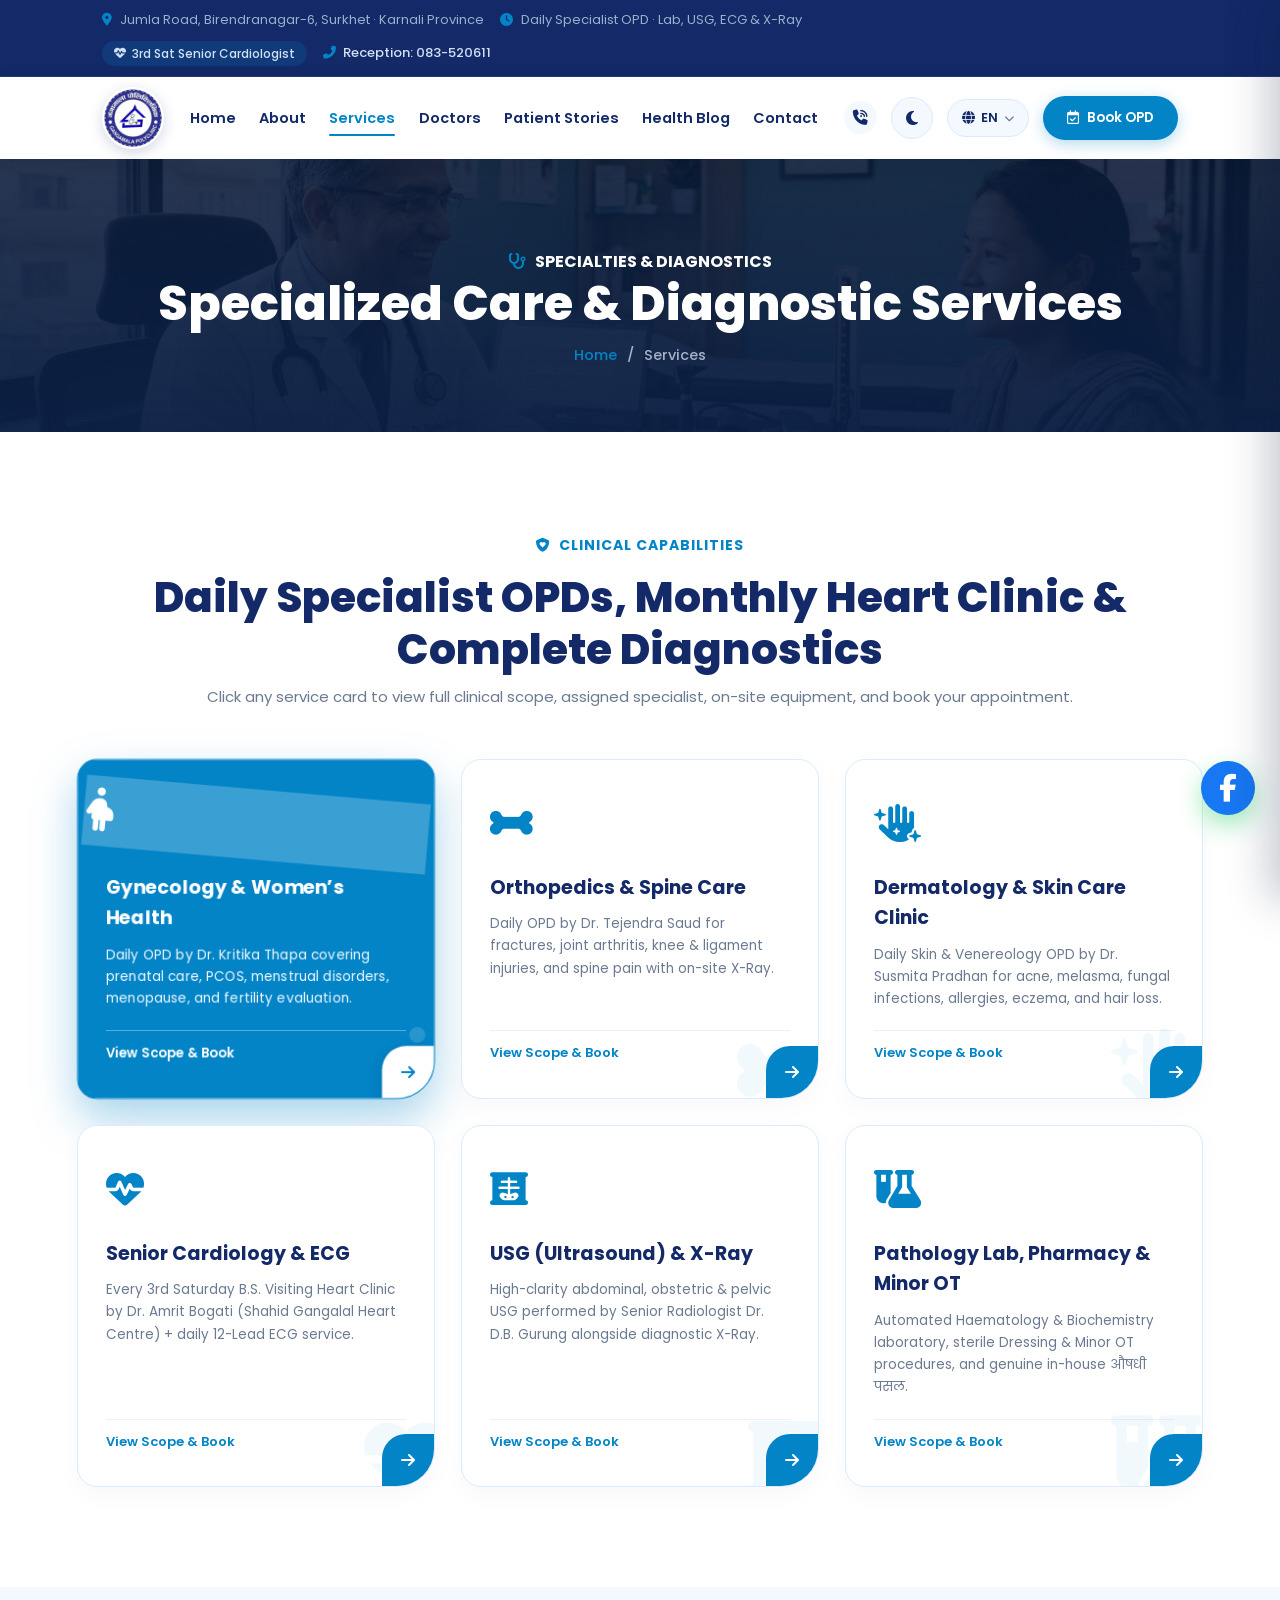
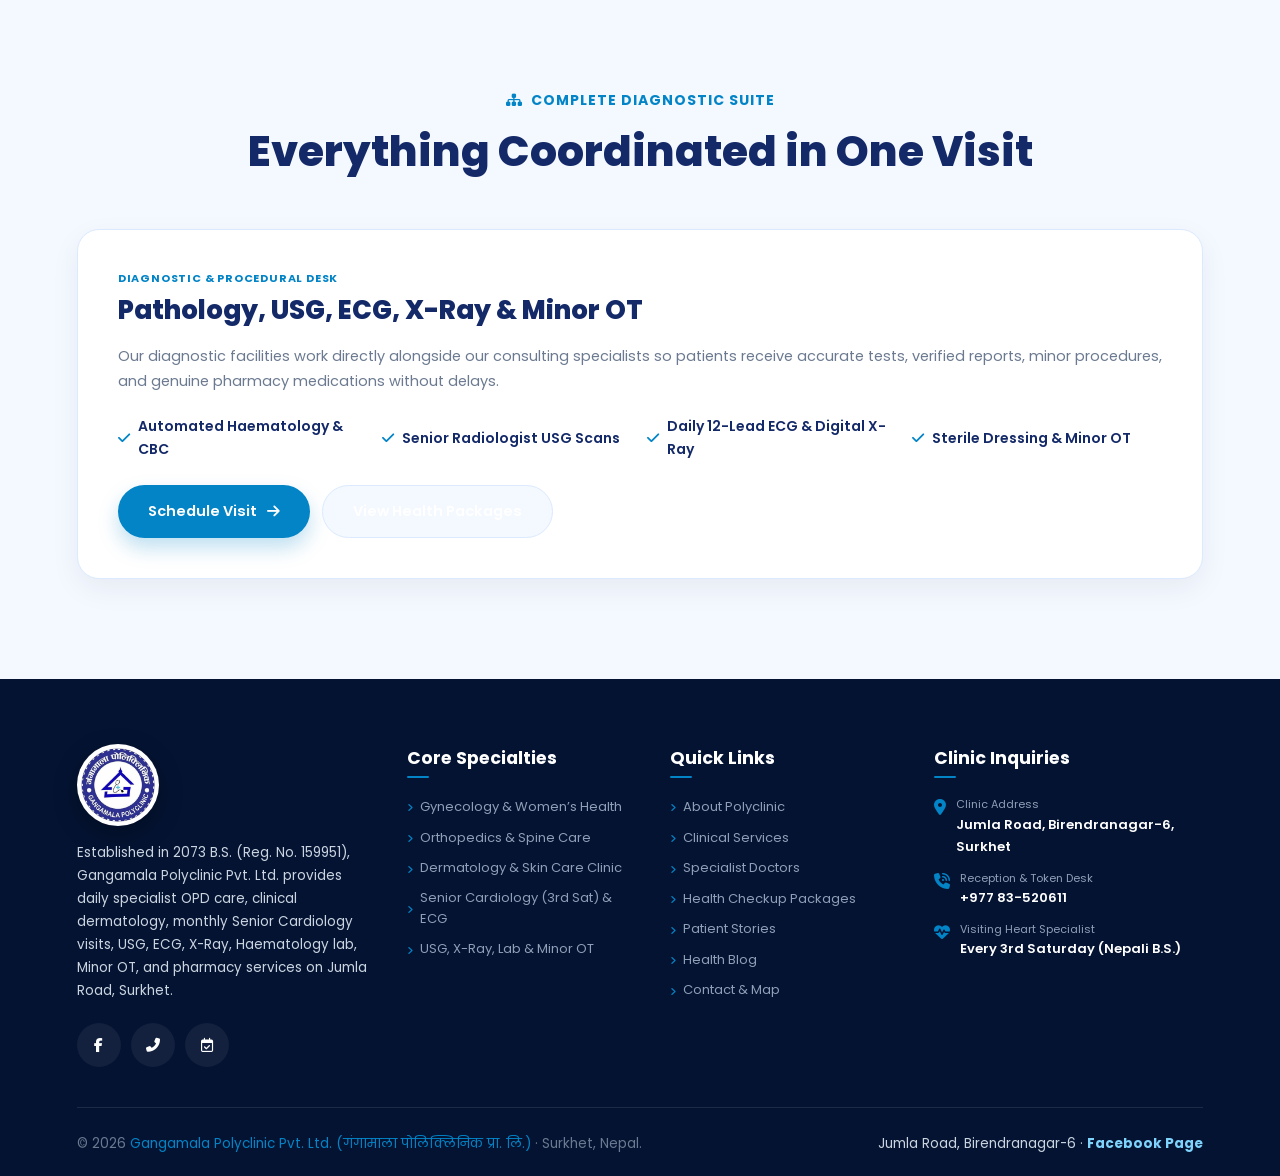
<file: services.html>
<!doctype html>
<html lang="en">
  <head>
    <meta charset="UTF-8" />
    <meta name="viewport" content="width=device-width, initial-scale=1.0, maximum-scale=5.0, user-scalable=yes" />
    <link rel="icon" type="image/png" href="images/gangamala-logo.png" />
    <link rel="preconnect" href="https://fonts.googleapis.com" />
    <link rel="preconnect" href="https://fonts.gstatic.com" crossorigin />
    <link href="https://fonts.googleapis.com/css2?family=Poppins:wght@300;400;500;600;700;800;900&display=swap" rel="stylesheet" />
    <link rel="stylesheet" href="vendor/fontawesome/css/all.min.css" />
    <title>Specialties & Diagnostic Services | Gangamala Polyclinic Surkhet</title>
    <meta name="description" content="Explore clinical services at Gangamala Polyclinic Pvt. Ltd. Surkhet: Gynecology, Orthopedics, Dermatology & Skin Care, 3rd Saturday Senior Cardiology, USG, ECG, X-Ray, Pathology Lab, Pharmacy & Minor OT." />
    <link rel="stylesheet" href="css/styles.css?v=3" />
    <script>
      (function () {
        var t = localStorage.getItem('gm_theme');
        if (t === 'dark' || (!t && window.matchMedia && window.matchMedia('(prefers-color-scheme: dark)').matches)) {
          document.documentElement.setAttribute('data-theme', 'dark');
          document.documentElement.classList.add('theme-dark');
        }
      })();
    </script>
  </head>
  <body>
    <div id="preloader">
      <img src="images/gangamala-logo.png" alt="Gangamala Polyclinic" style="width: 74px; height: 74px; border-radius: 50%; margin-bottom: 14px; box-shadow: 0 8px 24px rgba(30, 58, 138, 0.28);" />
      <div class="preloader-spinner"></div>
    </div>
    <script>
      (function () {
        function dismiss() {
          var p = document.getElementById('preloader');
          if (p) {
            p.style.opacity = '0';
            p.style.pointerEvents = 'none';
            p.style.visibility = 'hidden';
            document.body.classList.add('loaded');
            setTimeout(function () { if (p && p.parentNode) p.style.display = 'none'; }, 400);
          }
        }
        if (document.readyState === 'complete' || document.readyState === 'interactive') {
          setTimeout(dismiss, 100);
        } else {
          document.addEventListener('DOMContentLoaded', function () { setTimeout(dismiss, 150); });
          window.addEventListener('load', dismiss);
        }
        setTimeout(dismiss, 800);
      })();
    </script>

    <!-- Top Bar -->
    <div class="top-hospital-bar">
      <div style="display: flex; gap: 16px; align-items: center; flex-wrap: wrap">
        <span><i class="fas fa-map-marker-alt" style="color: var(--primary-cyan); margin-right: 5px"></i> Jumla Road, Birendranagar-6, Surkhet · Karnali Province</span>
        <span><i class="fas fa-clock" style="color: var(--primary-cyan); margin-right: 5px"></i> Daily Specialist OPD · Lab, USG, ECG & X-Ray</span>
      </div>
      <div style="display: flex; gap: 16px; align-items: center; flex-wrap: wrap">
        <a href="index.html#cardiologyCamp" class="top-bar-emergency" style="text-decoration: none;"><i class="fas fa-heart-pulse"></i> 3rd Sat Senior Cardiologist</a>
        <a href="tel:+97783520611"><i class="fas fa-phone-alt" style="color: var(--primary-cyan); margin-right: 4px"></i> Reception: 083-520611</a>
      </div>
    </div>

    <!-- Main Header -->
    <header id="mainHeader">
      <a href="index.html" class="logo" aria-label="Gangamala Polyclinic Pvt. Ltd.">
        <img src="images/gangamala-logo.png" alt="Gangamala Polyclinic Logo" class="brand-logo-img" />
      </a>

      <ul class="nav-links">
        <li><a href="index.html" data-i18n="home">Home</a></li>
        <li><a href="about.html" data-i18n="about">About</a></li>
        <li><a href="services.html" class="active" data-i18n="services">Services</a></li>
        <li><a href="doctors.html" data-i18n="doctors">Doctors</a></li>
        <li><a href="patient-stories.html" data-i18n="patient_stories">Patient Stories</a></li>
        <li><a href="blog.html" data-i18n="blog">Health Blog</a></li>
        <li><a href="contact.html" data-i18n="contact">Contact</a></li>
      </ul>

      <div class="header-actions">
        <a href="tel:+97783520611" class="header-icon" title="Call Reception 083-520611"><i class="fas fa-phone-volume"></i></a>
        <button class="theme-toggle-btn" id="themeToggleBtn" onclick="toggleTheme()" aria-label="Toggle Theme" title="Toggle Dark/Light Mode"><i class="fas fa-moon"></i></button>
        <div class="lang-dropdown">
          <button class="lang-toggle" onclick="toggleLangDropdown(event)">
            <i class="fas fa-globe"></i>
            <span class="lang-label">EN</span>
            <i class="fas fa-chevron-down lang-chevron"></i>
          </button>
          <div class="lang-menu" id="langMenu">
            <a href="#" class="lang-option active" data-lang="en" onclick="switchLang('en', event)"><span class="lang-flag">🇳🇵</span> English</a>
            <a href="#" class="lang-option" data-lang="ne" onclick="switchLang('ne', event)"><span class="lang-flag">🇳🇵</span> नेपाली</a>
          </div>
        </div>
        <a href="appointment.html" class="btn-appointment"><i class="fa-regular fa-calendar-check"></i> <span data-i18n="book_consultation">Book OPD</span></a>
        <i class="fas fa-bars btn-menu-mobile" onclick="toggleMobileNav()"></i>
      </div>
    </header>

    <!-- Mobile Drawer -->
    <div class="mobile-drawer-scrim" id="mobileScrim" onclick="toggleMobileNav(false)"></div>
    <div class="mobile-nav-drawer" id="mobileDrawer">
      <div>
        <div class="mobile-drawer-header">
          <a href="index.html" class="logo" aria-label="Gangamala Polyclinic Pvt. Ltd.">
            <img src="images/gangamala-logo.png" alt="Gangamala Polyclinic Logo" class="brand-logo-img" />
          </a>
          <button class="mobile-drawer-close" onclick="toggleMobileNav(false)" aria-label="Close Navigation Menu"><i class="fas fa-times"></i></button>
        </div>
        <div class="mobile-settings-bar">
          <div class="mobile-lang-switcher">
            <button class="mobile-lang-btn active" data-lang="en" onclick="switchLang('en', event)"><span class="flag">🇳🇵</span> English</button>
            <button class="mobile-lang-btn" data-lang="ne" onclick="switchLang('ne', event)"><span class="flag">🇳🇵</span> नेपाली</button>
          </div>
          <button class="theme-toggle-btn mobile-theme-btn" onclick="toggleTheme()" aria-label="Toggle Theme"><i class="fas fa-moon"></i></button>
        </div>
        <ul class="mobile-nav-list">
          <li><a href="index.html" class="nav-link-item" data-i18n="home"><i class="fas fa-house"></i> Home</a></li>
          <li><a href="about.html" class="nav-link-item" data-i18n="about_hospital"><i class="fas fa-hospital-user"></i> About Polyclinic</a></li>
          <li><a href="services.html" class="nav-link-item active" data-i18n="clinical_services"><i class="fas fa-stethoscope"></i> Specialties & Services</a></li>
          <li><a href="doctors.html" class="nav-link-item" data-i18n="doctors_opd"><i class="fas fa-user-md"></i> Specialist Doctors</a></li>
          <li><a href="patient-stories.html" class="nav-link-item" data-i18n="patient_stories"><i class="fas fa-heart-pulse"></i> Patient Stories</a></li>
          <li><a href="blog.html" class="nav-link-item" data-i18n="blog"><i class="fas fa-newspaper"></i> Health Blog</a></li>
          <li><a href="contact.html" class="nav-link-item" data-i18n="contact_location"><i class="fas fa-map-location-dot"></i> Contact & Location</a></li>
        </ul>
      </div>
      <div class="mobile-drawer-footer">
        <a href="appointment.html" class="btn-appointment" style="width: 100%; justify-content: center; margin-bottom: 8px;"><i class="fa-regular fa-calendar-check"></i> Book OPD / Heart Clinic</a>
        <a href="tel:+97783520611" class="mobile-call-btn"><i class="fas fa-phone-volume"></i> Reception: <strong>+977 83-520611</strong></a>
        <a href="https://www.facebook.com/ganagamala.polyclinic.surkhet/" target="_blank" rel="noopener" class="mobile-whatsapp-btn" style="background: #1877f2;"><i class="fab fa-facebook-f"></i> Follow on Facebook</a>
      </div>
    </div>


    <section class="page-banner-hero">
      <h4><i class="fas fa-stethoscope" style="color: var(--primary-cyan); margin-right: 6px;"></i> SPECIALTIES & DIAGNOSTICS</h4>
      <h1 data-i18n="services_title">Specialized Care & Diagnostic Services</h1>
      <div class="page-banner-breadcrumbs"><a href="index.html">Home</a> <span>/</span> <span>Services</span></div>
    </section>

    <section class="services-section" style="background: var(--white);">
      <div class="section-header center fade-up">
        <h4><i class="fas fa-shield-heart"></i> CLINICAL CAPABILITIES</h4>
        <h2>Daily Specialist OPDs, Monthly Heart Clinic & Complete Diagnostics</h2>
        <p style="color: var(--text-gray); font-size: 15px; margin-top: 8px;">Click any service card to view full clinical scope, assigned specialist, on-site equipment, and book your appointment.</p>
      </div>

      <div class="services-grid">
        <div class="service-card active fade-up delay-1 clickable-card" onclick="openServiceModal(0)">
          <i class="fas fa-person-pregnant service-watermark"></i>
          <div class="service-icon-wrap"><i class="fas fa-person-pregnant"></i></div>
          <h3>Gynecology & Women’s Health</h3>
          <p>Daily OPD by Dr. Kritika Thapa covering prenatal care, PCOS, menstrual disorders, menopause, and fertility evaluation.</p>
          <div class="service-divider"></div>
          <div class="service-footer"><span>View Scope & Book</span></div>
          <a href="javascript:void(0)" class="service-btn"><i class="fas fa-arrow-right"></i></a>
        </div>

        <div class="service-card fade-up delay-2 clickable-card" onclick="openServiceModal(1)">
          <i class="fas fa-bone service-watermark"></i>
          <div class="service-icon-wrap"><i class="fas fa-bone"></i></div>
          <h3>Orthopedics & Spine Care</h3>
          <p>Daily OPD by Dr. Tejendra Saud for fractures, joint arthritis, knee & ligament injuries, and spine pain with on-site X-Ray.</p>
          <div class="service-divider"></div>
          <div class="service-footer"><span>View Scope & Book</span></div>
          <a href="javascript:void(0)" class="service-btn"><i class="fas fa-arrow-right"></i></a>
        </div>

        <div class="service-card fade-up delay-3 clickable-card" onclick="openServiceModal(2)">
          <i class="fas fa-hand-sparkles service-watermark"></i>
          <div class="service-icon-wrap"><i class="fas fa-hand-sparkles"></i></div>
          <h3>Dermatology & Skin Care Clinic</h3>
          <p>Daily Skin & Venereology OPD by Dr. Susmita Pradhan for acne, melasma, fungal infections, allergies, eczema, and hair loss.</p>
          <div class="service-divider"></div>
          <div class="service-footer"><span>View Scope & Book</span></div>
          <a href="javascript:void(0)" class="service-btn"><i class="fas fa-arrow-right"></i></a>
        </div>

        <div class="service-card fade-up delay-1 clickable-card" onclick="openServiceModal(3)">
          <i class="fas fa-heart-pulse service-watermark"></i>
          <div class="service-icon-wrap"><i class="fas fa-heart-pulse"></i></div>
          <h3>Senior Cardiology & ECG</h3>
          <p>Every 3rd Saturday B.S. Visiting Heart Clinic by Dr. Amrit Bogati (Shahid Gangalal Heart Centre) + daily 12-Lead ECG service.</p>
          <div class="service-divider"></div>
          <div class="service-footer"><span>View Scope & Book</span></div>
          <a href="javascript:void(0)" class="service-btn"><i class="fas fa-arrow-right"></i></a>
        </div>

        <div class="service-card fade-up delay-2 clickable-card" onclick="openServiceModal(4)">
          <i class="fas fa-x-ray service-watermark"></i>
          <div class="service-icon-wrap"><i class="fas fa-x-ray"></i></div>
          <h3>USG (Ultrasound) & X-Ray</h3>
          <p>High-clarity abdominal, obstetric & pelvic USG performed by Senior Radiologist Dr. D.B. Gurung alongside diagnostic X-Ray.</p>
          <div class="service-divider"></div>
          <div class="service-footer"><span>View Scope & Book</span></div>
          <a href="javascript:void(0)" class="service-btn"><i class="fas fa-arrow-right"></i></a>
        </div>

        <div class="service-card fade-up delay-3 clickable-card" onclick="openServiceModal(5)">
          <i class="fas fa-flask-vial service-watermark"></i>
          <div class="service-icon-wrap"><i class="fas fa-flask-vial"></i></div>
          <h3>Pathology Lab, Pharmacy & Minor OT</h3>
          <p>Automated Haematology & Biochemistry laboratory, sterile Dressing & Minor OT procedures, and genuine in-house औषधी पसल.</p>
          <div class="service-divider"></div>
          <div class="service-footer"><span>View Scope & Book</span></div>
          <a href="javascript:void(0)" class="service-btn"><i class="fas fa-arrow-right"></i></a>
        </div>
      </div>
    </section>

    <section class="about-section" id="departments" style="background: var(--bg-light);">
      <div class="about-content fade-up" style="width: 100%; margin: 0 auto;">
        <div class="section-header center">
          <h4><i class="fa-solid fa-sitemap"></i> COMPLETE DIAGNOSTIC SUITE</h4>
          <h2>Everything Coordinated in One Visit</h2>
        </div>
        <div style="background: var(--white); border-radius: 22px; padding: clamp(24px, 4vw, 40px); box-shadow: var(--shadow-card); border: 1px solid #dbeafe;">
          <span class="team-dept-badge">Diagnostic & Procedural Desk</span>
          <h3 style="font-size: clamp(20px, 3vw, 26px); color: var(--primary-dark); font-weight: 800; margin-bottom: 12px;">Pathology, USG, ECG, X-Ray & Minor OT</h3>
          <p style="color: var(--text-gray); font-size: 14.5px; margin-bottom: 22px; line-height: 1.7;">
            Our diagnostic facilities work directly alongside our consulting specialists so patients receive accurate tests, verified reports, minor procedures, and genuine pharmacy medications without delays.
          </p>
          <div style="display: grid; grid-template-columns: repeat(auto-fit, minmax(220px, 1fr)); gap: 14px; margin-bottom: 25px;">
            <div style="display: flex; align-items: center; gap: 8px; font-weight: 600; color: var(--primary-dark); font-size: 14px;"><i class="fas fa-check" style="color: var(--primary-cyan);"></i> Automated Haematology & CBC</div>
            <div style="display: flex; align-items: center; gap: 8px; font-weight: 600; color: var(--primary-dark); font-size: 14px;"><i class="fas fa-check" style="color: var(--primary-cyan);"></i> Senior Radiologist USG Scans</div>
            <div style="display: flex; align-items: center; gap: 8px; font-weight: 600; color: var(--primary-dark); font-size: 14px;"><i class="fas fa-check" style="color: var(--primary-cyan);"></i> Daily 12-Lead ECG & Digital X-Ray</div>
            <div style="display: flex; align-items: center; gap: 8px; font-weight: 600; color: var(--primary-dark); font-size: 14px;"><i class="fas fa-check" style="color: var(--primary-cyan);"></i> Sterile Dressing & Minor OT</div>
          </div>
          <div style="display: flex; gap: 12px; flex-wrap: wrap;">
            <a href="appointment.html" class="btn-primary">Schedule Visit <i class="fa-solid fa-arrow-right"></i></a>
            <a href="packages.html" class="btn-primary" style="background: var(--bg-light); color: var(--primary-dark); border: 1px solid #dbeafe; box-shadow: none;">View Health Packages</a>
          </div>
        </div>
      </div>
    </section>


    <!-- Footer Section -->
    <footer class="main-footer" style="padding-top: 65px;">
      <div class="footer-grid">
        <div class="footer-widget fade-up delay-1">
          <a href="index.html" class="logo" style="color: #fff; text-decoration: none; margin-bottom: 16px; display: inline-flex;">
            <img src="images/gangamala-logo.png" alt="Gangamala Polyclinic Logo" class="brand-logo-img" />
          </a>
          <p style="color: #cbd5e1; font-size: 13.5px; line-height: 1.7; margin-bottom: 20px;">
            Established in 2073 B.S. (Reg. No. 159951), Gangamala Polyclinic Pvt. Ltd. provides daily specialist OPD care, clinical dermatology, monthly Senior Cardiology visits, USG, ECG, X-Ray, Haematology lab, Minor OT, and pharmacy services on Jumla Road, Surkhet.
          </p>
          <div class="footer-social" style="margin-top: 0; display: flex; gap: 10px;">
            <a href="https://www.facebook.com/ganagamala.polyclinic.surkhet/" target="_blank" rel="noopener" aria-label="Gangamala Polyclinic Facebook"><i class="fab fa-facebook-f"></i></a>
            <a href="tel:+97783520611" aria-label="Call Gangamala Polyclinic"><i class="fas fa-phone-alt"></i></a>
            <a href="appointment.html" aria-label="Book Appointment"><i class="fa-regular fa-calendar-check"></i></a>
          </div>
        </div>

        <div class="footer-widget fade-up delay-2">
          <h3>Core Specialties</h3>
          <ul class="footer-links">
            <li><a href="services.html"><i class="fa-solid fa-angle-right"></i> Gynecology & Women’s Health</a></li>
            <li><a href="services.html"><i class="fa-solid fa-angle-right"></i> Orthopedics & Spine Care</a></li>
            <li><a href="services.html"><i class="fa-solid fa-angle-right"></i> Dermatology & Skin Care Clinic</a></li>
            <li><a href="services.html"><i class="fa-solid fa-angle-right"></i> Senior Cardiology (3rd Sat) & ECG</a></li>
            <li><a href="services.html"><i class="fa-solid fa-angle-right"></i> USG, X-Ray, Lab & Minor OT</a></li>
          </ul>
        </div>

        <div class="footer-widget fade-up delay-3">
          <h3>Quick Links</h3>
          <ul class="footer-links">
            <li><a href="about.html"><i class="fa-solid fa-angle-right"></i> About Polyclinic</a></li>
            <li><a href="services.html"><i class="fa-solid fa-angle-right"></i> Clinical Services</a></li>
            <li><a href="doctors.html"><i class="fa-solid fa-angle-right"></i> Specialist Doctors</a></li>
            <li><a href="packages.html"><i class="fa-solid fa-angle-right"></i> Health Checkup Packages</a></li>
            <li><a href="patient-stories.html"><i class="fa-solid fa-angle-right"></i> Patient Stories</a></li>
            <li><a href="blog.html"><i class="fa-solid fa-angle-right"></i> Health Blog</a></li>
            <li><a href="contact.html"><i class="fa-solid fa-angle-right"></i> Contact & Map</a></li>
          </ul>
        </div>

        <div class="footer-widget fade-up delay-4">
          <h3>Clinic Inquiries</h3>
          <div class="footer-contact-info">
            <div class="contact-row">
              <i class="fas fa-map-marker-alt"></i>
              <div><span>Clinic Address</span><strong>Jumla Road, Birendranagar-6, Surkhet</strong></div>
            </div>
            <div class="contact-row">
              <i class="fas fa-phone-volume"></i>
              <div><span>Reception & Token Desk</span><strong>+977 83-520611</strong></div>
            </div>
            <div class="contact-row">
              <i class="fas fa-heart-pulse"></i>
              <div><span>Visiting Heart Specialist</span><strong>Every 3rd Saturday (Nepali B.S.)</strong></div>
            </div>
          </div>
        </div>
      </div>

      <div class="footer-bottom fade-up" style="display: flex; justify-content: space-between; align-items: center; flex-wrap: wrap; gap: 15px; padding-top: 25px; margin-top: 40px; border-top: 1px solid rgba(255,255,255,0.1); font-size: 13.5px;">
        <div class="copyright">© 2026 <span>Gangamala Polyclinic Pvt. Ltd. (गंगामाला पोलिक्लिनिक प्रा. लि.)</span> · Surkhet, Nepal.</div>
        <div class="designer-credit" style="color: #cbd5e1;">Jumla Road, Birendranagar-6 · <a href="https://www.facebook.com/ganagamala.polyclinic.surkhet/" target="_blank" rel="noopener" style="color: #7dd3fc; font-weight: 700; text-decoration: none;">Facebook Page</a></div>
      </div>
    </footer>

    <script src="js/scripts.js?v=3"></script>
    <div class="floating-actions-container">
      <a href="https://www.facebook.com/ganagamala.polyclinic.surkhet/" target="_blank" rel="noopener" class="whatsapp-floating-btn" style="background: #1877f2; box-shadow: 0 10px 25px rgba(24, 119, 242, 0.35);" aria-label="Gangamala Polyclinic Facebook" title="Message on Facebook">
        <i class="fab fa-facebook-f"></i>
        <span class="whatsapp-floating-tooltip">Gangamala Facebook</span>
      </a>
      <button id="scrollToTopBtn" class="scroll-to-top-btn" onclick="scrollToTop()" aria-label="Scroll to top" title="Back to Top">
        <i class="fas fa-arrow-up"></i>
      </button>
    </div>
  </body>
</html>
</file>
<file: css/styles.css>
:root {
  --primary-dark: #132968;
  --primary-cyan: #0284c7;
  --primary-cyan-hover: #0369a1;
  --text-gray: #6b7a90;
  --bg-light: #f4f8ff;
  --white: #ffffff;
  --section-dark-blue: #0b1f44;
  --footer-dark: #041332;
  --card-blue: #163060;
  --transition-smooth: 0.4s cubic-bezier(0.4, 0, 0.2, 1);
  --shadow-hover: 0 20px 40px rgba(2, 132, 199, 0.18);
  --shadow-card: 0 10px 30px rgba(10, 27, 58, 0.06);
}

*,
*::before,
*::after {
  margin: 0;
  padding: 0;
  box-sizing: border-box;
}

body,
input,
button,
select,
textarea {
  font-family: "Poppins", sans-serif;
}

.fa-solid,
.fas {
  font-family: "Font Awesome 6 Free" !important;
  font-weight: 900;
}
.fa-regular,
.far {
  font-family: "Font Awesome 6 Free" !important;
  font-weight: 400;
}
.fa-brands,
.fab {
  font-family: "Font Awesome 6 Brands" !important;
  font-weight: 400;
}
.fa::before,
.fas::before,
.far::before,
.fab::before,
.fa-solid::before,
.fa-regular::before,
.fa-brands::before {
  font-family: inherit !important;
}

html {
  scroll-behavior: smooth;
  -webkit-text-size-adjust: 100%;
}

body {
  background-color: var(--white);
  color: var(--primary-dark);
  overflow-x: hidden;
  line-height: 1.6;
}

img {
  max-width: 100%;
  height: auto;
  display: block;
}

/* ----- ANIMATIONS & TRANSITIONS (GLOBAL) ----- */
@keyframes float {
  0% {
    transform: translateY(0px);
  }
  50% {
    transform: translateY(-12px);
  }
  100% {
    transform: translateY(0px);
  }
}

@keyframes pulse {
  0% {
    box-shadow: 0 0 0 0 rgba(2, 132, 199, 0.4);
  }
  70% {
    box-shadow: 0 0 0 15px rgba(2, 132, 199, 0);
  }
  100% {
    box-shadow: 0 0 0 0 rgba(2, 132, 199, 0);
  }
}

/* Fail-Safe Reveal: Elements are 100% visible by default */
.fade-up,
.fade-left,
.fade-right {
  opacity: 1;
  transform: none;
  transition:
    opacity 0.75s ease,
    transform 0.75s ease;
}

/* Enhanced scroll animation when JS is enabled */
html.js-ready .fade-up {
  opacity: 0;
  transform: translateY(35px);
}
html.js-ready .fade-left {
  opacity: 0;
  transform: translateX(35px);
}
html.js-ready .fade-right {
  opacity: 0;
  transform: translateX(-35px);
}
html.js-ready .show {
  opacity: 1 !important;
  transform: translate(0) !important;
}

.delay-1 {
  transition-delay: 0.1s;
}
.delay-2 {
  transition-delay: 0.2s;
}
.delay-3 {
  transition-delay: 0.3s;
}
.delay-4 {
  transition-delay: 0.4s;
}

a,
button,
.service-card,
.wcu-card,
.team-card,
.blog-card,
.award-card,
.process-step {
  transition: var(--transition-smooth);
}

/* ----- GENERAL REUSABLE STYLES ----- */
.section-header {
  margin-bottom: 50px;
}
.section-header.center {
  text-align: center;
}
.section-header h4 {
  color: var(--primary-cyan);
  font-size: 14px;
  font-weight: 700;
  text-transform: uppercase;
  letter-spacing: 1px;
  margin-bottom: 15px;
  display: inline-flex;
  align-items: center;
  gap: 8px;
}
.section-header.center h4 {
  justify-content: center;
}
.section-header h2 {
  font-size: clamp(26px, 4.2vw, 42px);
  color: var(--primary-dark);
  font-weight: 800;
  line-height: 1.25;
}
.section-header.dark h2 {
  color: var(--white);
}

/* Top Bar */
.top-hospital-bar {
  background-color: var(--primary-dark);
  color: #9bb0cd;
  font-size: 13px;
  padding: 10px 8%;
  display: flex;
  justify-content: space-between;
  align-items: center;
  border-bottom: 1px solid rgba(255, 255, 255, 0.08);
  flex-wrap: wrap;
  gap: 10px;
}
.top-hospital-bar a {
  color: #d0e0f5;
  text-decoration: none;
  font-weight: 500;
}
.top-hospital-bar a:hover {
  color: var(--primary-cyan);
}
.top-bar-emergency {
  display: inline-flex;
  align-items: center;
  gap: 6px;
  background: rgba(2, 132, 199, 0.18);
  color: var(--primary-cyan);
  padding: 3px 12px;
  border-radius: 20px;
  font-weight: 700;
  font-size: 12px;
}

/* ----- HEADER ----- */
header {
  display: flex;
  justify-content: space-between;
  align-items: center;
  padding: 10px 8%;
  background-color: rgba(255, 255, 255, 0.98);
  backdrop-filter: blur(12px);
  box-shadow: 0 2px 20px rgba(0, 0, 0, 0.05);
  position: sticky;
  top: 0;
  z-index: 1000;
}
.logo {
  display: flex;
  align-items: center;
  font-size: clamp(20px, 2.5vw, 24px);
  font-weight: 800;
  color: var(--primary-dark);
  text-decoration: none;
  line-height: 1.1;
}
.logo i {
  color: var(--primary-cyan);
  font-size: 32px;
  margin-right: 10px;
  flex-shrink: 0;
}
.logo span {
  color: var(--primary-cyan);
  font-weight: 600;
  font-size: 12px;
  display: block;
  margin-top: 1px;
  letter-spacing: 0.8px;
  text-transform: uppercase;
}

.nav-links {
  display: flex;
  list-style: none;
  gap: clamp(14px, 1.8vw, 28px);
  align-items: center;
}
.nav-links li a {
  position: relative;
  text-decoration: none;
  color: var(--primary-dark);
  font-weight: 600;
  font-size: 14.5px;
  transition: color 0.3s;
  padding: 6px 0;
  white-space: nowrap;
}
.nav-links li a::before {
  content: "";
  position: absolute;
  bottom: -2px;
  left: 0;
  width: 0%;
  height: 2.5px;
  background-color: var(--primary-cyan);
  transition: width 0.3s ease;
  border-radius: 2px;
}
.nav-links li a:hover::before,
.nav-links li a.active::before {
  width: 100%;
}
.nav-links li a:hover,
.nav-links li a.active {
  color: var(--primary-cyan);
}

.header-actions {
  display: flex;
  align-items: center;
  gap: 14px;
}
.header-actions .header-icon {
  font-size: 15px;
  color: var(--primary-dark);
  cursor: pointer;
  transition: all 0.3s;
  padding: 9px;
  border-radius: 50%;
  background: var(--bg-light);
  text-decoration: none;
  display: flex;
  align-items: center;
  justify-content: center;
}
.header-actions .header-icon:hover {
  color: var(--white);
  background: var(--primary-cyan);
  transform: translateY(-2px);
}

.btn-appointment {
  background-color: var(--primary-cyan);
  color: var(--white);
  padding: 11px 24px;
  border-radius: 25px;
  text-decoration: none;
  font-weight: 600;
  font-size: 13.5px;
  box-shadow: 0 4px 15px rgba(2, 132, 199, 0.3);
  transition: all 0.3s ease;
  display: inline-flex;
  align-items: center;
  gap: 8px;
  white-space: nowrap;
}
.btn-appointment:hover {
  background-color: var(--primary-cyan-hover);
  transform: translateY(-2px);
  box-shadow: 0 8px 20px rgba(2, 132, 199, 0.4);
  color: var(--white);
}

.btn-menu-mobile {
  display: none;
  font-size: 24px;
  cursor: pointer;
  color: var(--primary-dark);
  padding: 6px;
}

/* Mobile Drawer */
.mobile-nav-drawer {
  position: fixed;
  top: 0;
  right: -100%;
  width: 85%;
  max-width: 360px;
  height: 100vh;
  background: #ffffff;
  z-index: 10000;
  padding: 35px 24px;
  box-shadow: -10px 0 40px rgba(0, 0, 0, 0.25);
  transition: right 0.35s cubic-bezier(0.4, 0, 0.2, 1);
  display: flex;
  flex-direction: column;
  justify-content: space-between;
  overflow-y: auto;
}
.mobile-nav-drawer.open {
  right: 0;
}
.mobile-drawer-scrim {
  position: fixed;
  inset: 0;
  background: rgba(10, 27, 58, 0.65);
  backdrop-filter: blur(4px);
  z-index: 9999;
  opacity: 0;
  pointer-events: none;
  transition: opacity 0.3s ease;
}
.mobile-drawer-scrim.active {
  opacity: 1;
  pointer-events: auto;
}

/* Page Banner Hero */
.page-banner-hero {
  background:
    linear-gradient(rgba(10, 27, 58, 0.88), rgba(11, 31, 68, 0.96)),
    url("../images/gangamala-hero.jpg")
      center/cover no-repeat;
  color: var(--white);
  padding: clamp(60px, 8vw, 90px) clamp(16px, 6vw, 8%) clamp(45px, 6vw, 65px);
  text-align: center;
  position: relative;
}
.page-banner-hero h1 {
  font-size: clamp(28px, 5vw, 48px);
  font-weight: 800;
  margin-bottom: 12px;
  line-height: 1.2;
  color: var(--white);
}
.page-banner-breadcrumbs {
  display: flex;
  align-items: center;
  justify-content: center;
  gap: 10px;
  font-size: 14.5px;
  color: #a4b3c9;
  font-weight: 500;
  flex-wrap: wrap;
}
.page-banner-breadcrumbs a {
  color: var(--primary-cyan);
  text-decoration: none;
}

/* ----- HERO SECTION ----- */
.hero {
  display: flex;
  align-items: center;
  justify-content: space-between;
  padding: clamp(40px, 6vw, 70px) clamp(16px, 6vw, 8%);
  background-color: var(--bg-light);
  min-height: calc(100vh - 120px);
  position: relative;
  background-image: radial-gradient(
    circle at right,
    #e0f2fe 0%,
    transparent 60%
  );
  gap: 40px;
  overflow: hidden;
}
.hero-content {
  flex: 1;
  max-width: 580px;
  z-index: 2;
}
.hero-badge-tag {
  display: inline-flex;
  align-items: center;
  gap: 8px;
  background: rgba(2, 132, 199, 0.12);
  color: var(--primary-cyan);
  padding: 6px 14px;
  border-radius: 20px;
  font-size: 13px;
  font-weight: 700;
  text-transform: uppercase;
  letter-spacing: 1px;
  margin-bottom: 18px;
}
.hero-content h1 {
  font-size: clamp(34px, 4.8vw, 56px);
  line-height: 1.15;
  font-weight: 800;
  color: var(--primary-dark);
  margin-bottom: 18px;
}
.hero-content h1 span {
  color: var(--primary-cyan);
  position: relative;
  display: inline-block;
}
.hero-content h1 span::after {
  content: "";
  position: absolute;
  bottom: 4px;
  left: 0;
  width: 100%;
  height: 7px;
  background-color: rgba(2, 132, 199, 0.22);
  z-index: -1;
  border-radius: 4px;
}
.hero-content p {
  color: var(--text-gray);
  font-size: clamp(15px, 1.8vw, 17px);
  margin-bottom: 35px;
  max-width: 490px;
  line-height: 1.65;
}

.cta-group {
  display: flex;
  align-items: center;
  gap: 20px;
  margin-bottom: 40px;
  flex-wrap: wrap;
}
.btn-primary {
  background-color: var(--primary-cyan);
  color: var(--white);
  padding: 14px 30px;
  border-radius: 30px;
  text-decoration: none;
  font-weight: 600;
  display: inline-flex;
  align-items: center;
  justify-content: center;
  gap: 10px;
  border: none;
  cursor: pointer;
  box-shadow: 0 10px 20px rgba(2, 132, 199, 0.25);
  transition: all 0.3s ease;
  font-size: 14.5px;
}
.btn-primary:hover {
  transform: translateY(-2px);
  box-shadow: 0 15px 25px rgba(2, 132, 199, 0.4);
  background-color: var(--primary-cyan-hover);
  color: var(--white);
}
.btn-primary i {
  transition: transform 0.3s;
}
.btn-primary:hover i {
  transform: translateX(5px);
}

.btn-watch {
  color: var(--primary-dark);
  text-decoration: none;
  font-weight: 600;
  display: inline-flex;
  align-items: center;
  gap: 10px;
  transition: color 0.3s;
  font-size: 14.5px;
  cursor: pointer;
}
.btn-watch i {
  color: #ff4b4b;
  font-size: 22px;
  transition: transform 0.3s;
}
.btn-watch:hover i {
  transform: scale(1.2);
}

.contact-box {
  display: flex;
  align-items: center;
  background: var(--white);
  padding: 12px 22px;
  border-radius: 14px;
  box-shadow: 0 10px 30px rgba(0, 0, 0, 0.06);
  max-width: 320px;
  gap: 15px;
  position: relative;
  transition: transform 0.3s;
  cursor: pointer;
  border: 1px solid #dbeafe;
}
.contact-box:hover {
  transform: translateY(-4px);
}
.contact-box .avatar {
  width: 44px;
  height: 44px;
  background: #132968;
  color: #fff;
  border-radius: 10px;
  position: absolute;
  top: -16px;
  left: -12px;
  overflow: hidden;
  box-shadow: 0 5px 15px rgba(0, 0, 0, 0.12);
  display: flex;
  align-items: center;
  justify-content: center;
  font-size: 18px;
}
.contact-info {
  margin-left: 20px;
}
.contact-info span {
  font-size: 11.5px;
  color: var(--text-gray);
  display: block;
  font-weight: 500;
}
.contact-info a {
  color: var(--primary-cyan);
  text-decoration: none;
  font-weight: 700;
  font-size: 14px;
}

.hero-image {
  flex: 1;
  position: relative;
  display: flex;
  justify-content: flex-end;
  z-index: 1;
  min-width: 280px;
}
.hero-image img.main-img {
  width: 100%;
  max-width: 480px;
  height: clamp(380px, 45vw, 580px);
  object-fit: cover;
  border-bottom-left-radius: 260px;
  border-bottom-right-radius: 260px;
  z-index: 1;
  box-shadow: -15px 15px 50px rgba(0, 0, 0, 0.07);
  border: 4px solid var(--white);
}
.bg-circle {
  position: absolute;
  width: clamp(280px, 35vw, 480px);
  height: clamp(280px, 35vw, 480px);
  border: 2px dashed #cde2f5;
  border-radius: 50%;
  top: 50%;
  left: 50%;
  transform: translate(-45%, -50%);
  z-index: 0;
  animation: float 6s infinite ease-in-out;
  pointer-events: none;
}

.stats-card {
  position: absolute;
  left: -10px;
  bottom: 8%;
  background: var(--white);
  padding: 22px 24px;
  border-radius: 22px;
  box-shadow: 0 18px 45px rgba(10, 27, 58, 0.12);
  z-index: 5;
  display: flex;
  flex-direction: column;
  align-items: center;
  animation: float 5s infinite ease-in-out reverse;
  border: 1px solid #dbeafe;
}
.progress-circle {
  width: 96px;
  height: 96px;
  border-radius: 50%;
  background: conic-gradient(var(--primary-cyan) 100%, #eef2f5 100%);
  display: flex;
  align-items: center;
  justify-content: center;
  margin-bottom: 12px;
  position: relative;
}
.progress-circle::before {
  content: "";
  position: absolute;
  inset: -4px;
  border-radius: 50%;
  border: 1px dashed var(--primary-cyan);
  opacity: 0.4;
}
.progress-inner {
  width: 84px;
  height: 84px;
  background: var(--white);
  border-radius: 50%;
  display: flex;
  align-items: center;
  justify-content: center;
  font-size: 20px;
  font-weight: 800;
  color: var(--primary-cyan);
  text-align: center;
}
.stats-text {
  text-align: center;
  font-size: 12px;
  font-weight: 700;
  color: var(--primary-dark);
  line-height: 1.3;
}

.floating-heart {
  position: absolute;
  right: -10px;
  top: 26%;
  background: var(--white);
  width: 58px;
  height: 58px;
  border-radius: 16px;
  display: flex;
  align-items: center;
  justify-content: center;
  box-shadow: 0 12px 28px rgba(0, 0, 0, 0.1);
  z-index: 5;
  animation: float 4s infinite ease-in-out;
  border: 1px solid #f0f4f9;
}
.floating-heart i {
  color: #ff4b4b;
  font-size: 24px;
  animation: pulse 2s infinite;
  border-radius: 50%;
}

/* ----- ABOUT US SECTION ----- */
.about-section {
  display: flex;
  padding: clamp(60px, 8vw, 100px) clamp(16px, 6vw, 8%);
  align-items: center;
  gap: clamp(35px, 5vw, 70px);
  background-color: var(--white);
}
.about-image-wrapper {
  flex: 1;
  position: relative;
  min-width: 280px;
}
.about-image-wrapper img.about-main-img {
  width: 100%;
  max-width: 480px;
  height: clamp(340px, 40vw, 540px);
  object-fit: cover;
  border-radius: 28px;
  display: block;
  box-shadow: 0 20px 50px rgba(0, 0, 0, 0.09);
}

.video-support-card {
  position: absolute;
  left: -25px;
  top: 50%;
  transform: translateY(-50%);
  display: flex;
  background-color: var(--white);
  border-radius: 20px;
  padding: 14px;
  box-shadow: 0 20px 50px rgba(0, 0, 0, 0.16);
  align-items: stretch;
  gap: 14px;
  z-index: 2;
  animation: float 5s infinite ease-in-out;
  border: 1px solid #dbeafe;
}
.video-support-text {
  background-color: var(--primary-dark);
  color: var(--white);
  writing-mode: vertical-rl;
  transform: rotate(180deg);
  padding: 18px 8px;
  border-radius: 10px;
  font-size: 11px;
  font-weight: 700;
  letter-spacing: 1.8px;
  display: flex;
  align-items: center;
  justify-content: center;
}
.video-support-img {
  position: relative;
  width: 140px;
  height: 140px;
  border-radius: 12px;
  overflow: hidden;
  background: #eef2f5;
}
.video-support-img img {
  width: 100%;
  height: 100%;
  object-fit: cover;
}

.about-content {
  flex: 1.2;
}
.about-content p {
  color: var(--text-gray);
  font-size: clamp(14.5px, 1.6vw, 15.5px);
  margin-bottom: 22px;
  line-height: 1.7;
}
.features-grid {
  display: grid;
  grid-template-columns: repeat(2, 1fr);
  gap: 14px;
  list-style: none;
  margin-bottom: 32px;
}
.features-grid li {
  font-weight: 600;
  color: var(--primary-dark);
  font-size: 13.5px;
  display: flex;
  align-items: center;
  gap: 10px;
}
.features-grid li i {
  color: var(--primary-cyan);
  font-size: 15px;
  flex-shrink: 0;
}

/* ----- STATS SECTION ----- */
.stats-section {
  display: flex;
  justify-content: space-between;
  padding: clamp(50px, 6vw, 75px) clamp(16px, 6vw, 8%);
  background-color: #fafdfc;
  background-image: radial-gradient(#e5eff8 2px, transparent 2px);
  background-size: 36px 36px;
  position: relative;
  gap: 20px;
  flex-wrap: wrap;
}
.stat-box {
  position: relative;
  flex: 1;
  min-width: 180px;
  display: flex;
  flex-direction: column;
  align-items: center;
  justify-content: center;
  height: 115px;
}
.stat-number-bg {
  position: absolute;
  font-size: clamp(80px, 10vw, 120px);
  font-weight: 800;
  color: #e2edf6;
  z-index: 1;
  line-height: 1;
  user-select: none;
}
.stat-title {
  position: relative;
  z-index: 2;
  font-size: 16.5px;
  font-weight: 700;
  color: var(--primary-dark);
  text-align: center;
}
.stat-subtitle {
  position: relative;
  z-index: 2;
  font-size: 12.5px;
  color: var(--text-gray);
  font-weight: 500;
  text-align: center;
}

/* ----- SERVICES SECTION ----- */
.services-section {
  padding: clamp(60px, 8vw, 100px) clamp(16px, 6vw, 8%);
  background-color: var(--bg-light);
  text-align: center;
}

.service-card {
  background-color: var(--white);
  border-radius: 20px;
  padding: 34px 28px;
  text-align: left;
  position: relative;
  overflow: hidden;
  box-shadow: 0 8px 25px rgba(0, 0, 0, 0.03);
  border-bottom-right-radius: 38px;
  cursor: pointer;
  border: 1px solid #dbeafe;
  display: flex;
  flex-direction: column;
}
.service-card:hover,
.service-card.active {
  background-color: var(--primary-cyan);
  transform: translateY(-8px);
  box-shadow: var(--shadow-hover);
  border-color: transparent;
}
.service-card:hover h3,
.service-card.active h3,
.service-card:hover p,
.service-card.active p,
.service-card:hover .service-footer span,
.service-card.active .service-footer span {
  color: var(--white) !important;
}
.service-watermark {
  position: absolute;
  right: -15px;
  bottom: -15px;
  font-size: 85px;
  color: rgba(2, 132, 199, 0.05);
  pointer-events: none;
}
.service-card:hover .service-watermark {
  color: rgba(255, 255, 255, 0.12);
}
.service-icon-wrap {
  font-size: 38px;
  color: var(--primary-cyan);
  margin-bottom: 18px;
  position: relative;
  z-index: 2;
  transition: transform 0.4s;
}
.service-card:hover .service-icon-wrap,
.service-card.active .service-icon-wrap {
  color: var(--white);
  transform: scale(1.15) rotate(5deg);
}
.service-card h3 {
  font-size: 19px;
  font-weight: 700;
  color: var(--primary-dark);
  margin-bottom: 10px;
}
.service-card p {
  font-size: 13.5px;
  color: var(--text-gray);
  line-height: 1.65;
  margin-bottom: 20px;
  flex-grow: 1;
}
.service-divider {
  height: 1px;
  background: #eef2f5;
  margin-bottom: 12px;
}
.service-card:hover .service-divider {
  background: rgba(255, 255, 255, 0.25);
}
.service-footer {
  font-size: 13px;
  font-weight: 600;
  color: var(--primary-cyan);
}

.service-btn {
  position: absolute;
  right: 0;
  bottom: 0;
  width: 52px;
  height: 52px;
  background-color: var(--primary-cyan);
  color: var(--white);
  display: flex;
  align-items: center;
  justify-content: center;
  text-decoration: none;
  border-top-left-radius: 24px;
  font-size: 16px;
  transition: 0.3s;
  z-index: 3;
}
.service-card:hover .service-btn,
.service-card.active .service-btn {
  background-color: var(--white);
  color: var(--primary-cyan);
}
.service-card:hover .service-btn i {
  transform: translate(3px, -3px);
}

/* ----- BOOK SECTION ----- */
.book-section {
  background-color: #ebf3f9;
  background-image: radial-gradient(
    circle at center,
    #f5f9fc 0%,
    transparent 70%
  );
  position: relative;
  padding: clamp(50px, 6vw, 80px) clamp(16px, 6vw, 8%) 0;
  display: flex;
  align-items: flex-end;
  justify-content: space-between;
  overflow: hidden;
  min-height: 560px;
  gap: 35px;
}
.book-image {
  flex: 1;
  display: flex;
  justify-content: center;
}
.book-image img {
  width: 100%;
  max-width: 480px;
  height: auto;
  display: block;
  margin-bottom: -5px;
  filter: drop-shadow(0 -18px 28px rgba(0, 0, 0, 0.1));
}

.book-form-container {
  flex: 1.1;
  background-color: var(--white);
  border-radius: 26px;
  padding: clamp(28px, 4vw, 46px) clamp(20px, 3.5vw, 38px);
  position: relative;
  z-index: 2;
  box-shadow: 0 18px 48px rgba(0, 0, 0, 0.08);
  max-width: 560px;
  margin-bottom: 35px;
}
.side-tag {
  display: inline-block;
  background: rgba(2, 132, 199, 0.12);
  color: var(--primary-cyan);
  font-size: 11.5px;
  font-weight: 700;
  padding: 4px 12px;
  border-radius: 20px;
  letter-spacing: 1px;
  margin-bottom: 10px;
}
.book-form-container h2 {
  font-size: clamp(24px, 3vw, 30px);
  font-weight: 800;
  color: var(--primary-dark);
  margin-bottom: 6px;
}
.book-form-container h2 span {
  color: var(--primary-cyan);
}
.book-form-container p {
  font-size: 13.5px;
  color: var(--text-gray);
  margin-bottom: 22px;
}

.form-grid {
  display: grid;
  grid-template-columns: repeat(2, 1fr);
  gap: 16px;
}
.form-group.full-width {
  grid-column: span 2;
}
.form-group {
  position: relative;
}
.form-group input,
.form-group select,
.form-group textarea {
  width: 100%;
  border: none;
  border-bottom: 2px solid #e1e8f0;
  padding: 10px 0;
  font-size: 14px;
  color: var(--primary-dark);
  background: transparent;
  outline: none;
  transition:
    border-color 0.3s,
    padding-left 0.3s;
}
.form-group input:focus,
.form-group select:focus,
.form-group textarea:focus {
  border-bottom-color: var(--primary-cyan);
  padding-left: 4px;
}
.select-arrow {
  position: absolute;
  right: 0;
  top: 12px;
  pointer-events: none;
  color: var(--text-gray);
  font-size: 13px;
}

.btn-submit {
  background: var(--primary-cyan);
  color: #fff;
  border: none;
  padding: 13px 30px;
  border-radius: 30px;
  font-weight: 600;
  font-size: 14.5px;
  cursor: pointer;
  display: inline-flex;
  align-items: center;
  justify-content: center;
  gap: 8px;
  margin-top: 22px;
  box-shadow: 0 8px 20px rgba(2, 132, 199, 0.3);
  transition: all 0.3s;
}
.btn-submit:hover {
  background: var(--primary-cyan-hover);
  transform: translateY(-2px);
  box-shadow: 0 12px 24px rgba(2, 132, 199, 0.4);
}

/* ----- PROCESS SECTION ----- */
.process-section {
  padding: clamp(60px, 8vw, 95px) clamp(16px, 6vw, 8%);
  background-color: var(--white);
  background-image: radial-gradient(#e5eff8 2px, transparent 2px);
  background-size: 45px 45px;
  text-align: center;
}
.process-wrapper {
  display: grid;
  grid-template-columns: repeat(4, 1fr);
  gap: 26px;
}
.process-icon-wrap {
  width: 95px;
  height: 95px;
  background-color: var(--white);
  border-radius: 22px;
  margin: 0 auto 18px;
  display: flex;
  align-items: center;
  justify-content: center;
  box-shadow: 0 8px 25px rgba(0, 0, 0, 0.06);
  position: relative;
  transition: transform 0.4s;
  border: 1px solid #dbeafe;
}
.process-step:hover .process-icon-wrap {
  transform: translateY(-8px) scale(1.05);
  box-shadow: var(--shadow-hover);
}
.process-icon-wrap i {
  font-size: 36px;
  color: var(--primary-cyan);
  position: relative;
  z-index: 2;
  transition: transform 0.4s;
}
.process-step h3 {
  font-size: 17.5px;
  font-weight: 700;
  color: var(--primary-dark);
  margin-bottom: 6px;
}
.process-step p {
  font-size: 13px;
  color: var(--text-gray);
  line-height: 1.6;
}

/* ----- TESTIMONIALS & FAQ ----- */
.testimonials-section {
  background-color: var(--section-dark-blue);
  padding: clamp(60px, 8vw, 90px) clamp(16px, 6vw, 8%);
  display: flex;
  align-items: center;
  gap: clamp(35px, 5vw, 60px);
  position: relative;
  color: #fff;
}
.recovers-badge {
  position: absolute;
  bottom: 20px;
  right: -15px;
  background: rgba(255, 255, 255, 0.95);
  padding: 12px 20px;
  border-radius: 16px;
  box-shadow: 0 15px 35px rgba(0, 0, 0, 0.25);
  display: flex;
  align-items: center;
  gap: 12px;
  animation: float 4s infinite ease-in-out;
  color: var(--primary-dark);
}
.recovers-text strong {
  display: block;
  font-size: 17px;
  font-weight: 800;
  color: var(--primary-cyan);
  line-height: 1.1;
}
.recovers-text span {
  font-size: 11px;
  color: var(--text-gray);
  text-transform: uppercase;
  font-weight: 600;
}

.testi-left {
  position: relative;
  flex: 1;
  min-width: 260px;
}
.testi-left > img {
  width: 100%;
  max-width: 440px;
  height: clamp(340px, 38vw, 460px);
  border-radius: 22px;
  object-fit: cover;
  box-shadow: 0 20px 50px rgba(0, 0, 0, 0.3);
  display: block;
}
.testi-right {
  flex: 1.2;
}

.faq-card-item {
  background: rgba(255, 255, 255, 0.06);
  backdrop-filter: blur(12px);
  border: 1px solid rgba(255, 255, 255, 0.12);
  border-radius: 15px;
  padding: 18px 22px;
  margin-bottom: 12px;
  cursor: pointer;
  transition: all 0.3s;
}
.faq-card-item:hover {
  background: rgba(255, 255, 255, 0.1);
  border-color: var(--primary-cyan);
}
.faq-card-item summary {
  font-size: 15.5px;
  font-weight: 700;
  color: #fff;
  list-style: none;
  display: flex;
  justify-content: space-between;
  align-items: center;
  outline: none;
}
.faq-card-item summary::after {
  content: "\f078";
  font-family: "Font Awesome 6 Free", "Font Awesome 5 Free";
  font-weight: 900;
  font-size: 12px;
  color: var(--primary-cyan);
  transition: transform 0.3s;
  margin-left: 10px;
}
.faq-card-item[open] summary::after {
  transform: rotate(180deg);
}
.faq-card-item p {
  font-size: 13.5px;
  color: #b8c8dc;
  margin-top: 10px;
  line-height: 1.65;
}

/* ----- WHY CHOOSE US ----- */
.why-choose-section {
  background-color: var(--section-dark-blue);
  padding: clamp(60px, 8vw, 90px) clamp(16px, 6vw, 8%);
  display: flex;
  align-items: center;
  gap: clamp(35px, 5vw, 60px);
  position: relative;
  z-index: 2;
  color: #fff;
  border-top: 1px solid rgba(255, 255, 255, 0.06);
}
.wcu-left {
  position: relative;
  flex: 1;
  min-width: 260px;
}
.wcu-img-wrapper img {
  width: 100%;
  max-width: 440px;
  height: clamp(340px, 38vw, 480px);
  border-radius: 22px;
  object-fit: cover;
  box-shadow: 0 20px 50px rgba(0, 0, 0, 0.3);
  display: block;
}
.wcu-experience-badge {
  position: absolute;
  top: 25px;
  left: -20px;
  background: var(--primary-cyan);
  color: #fff;
  padding: 16px 20px;
  border-radius: 16px;
  box-shadow: 0 12px 26px rgba(2, 132, 199, 0.4);
  text-align: center;
}
.wcu-experience-badge strong {
  font-size: 22px;
  font-weight: 800;
  line-height: 1;
  display: block;
}
.wcu-experience-badge span {
  font-size: 10px;
  font-weight: 700;
  letter-spacing: 1px;
  text-transform: uppercase;
}
.wcu-chart-badge {
  position: absolute;
  bottom: 25px;
  right: -15px;
  background: #fff;
  color: var(--primary-dark);
  padding: 14px 18px;
  border-radius: 14px;
  box-shadow: 0 12px 26px rgba(0, 0, 0, 0.25);
  display: flex;
  align-items: center;
  gap: 8px;
  animation: float 5s infinite ease-in-out reverse;
}
.wcu-chart-badge .chart-shield {
  font-size: 20px;
  color: var(--primary-cyan);
}

.wcu-right {
  flex: 1.2;
}
.wcu-grid {
  display: grid;
  grid-template-columns: repeat(2, 1fr);
  gap: 18px;
}
.wcu-card {
  background: var(--card-blue);
  border-radius: 15px;
  padding: 24px 20px;
  position: relative;
  overflow: hidden;
  transition: all 0.4s ease;
  border: 1px solid rgba(255, 255, 255, 0.06);
}
.wcu-card:hover {
  transform: translateY(-6px);
  background: #1b3a75;
  border-color: rgba(2, 132, 199, 0.35);
  box-shadow: 0 16px 35px rgba(0, 0, 0, 0.25);
}
.wcu-watermark {
  position: absolute;
  top: 10px;
  right: 14px;
  font-size: 24px;
  font-weight: 800;
  color: rgba(255, 255, 255, 0.08);
}
.wcu-card i.main-icon {
  font-size: 28px;
  color: var(--primary-cyan);
  margin-bottom: 12px;
  display: inline-block;
  transition: transform 0.4s;
}
.wcu-card:hover i.main-icon {
  transform: scale(1.15) rotate(8deg);
  color: var(--white);
}
.wcu-card h3 {
  font-size: 17.5px;
  font-weight: 700;
  color: #fff;
  margin-bottom: 6px;
}
.wcu-card p {
  font-size: 12.5px;
  color: #9bb0cd;
  line-height: 1.6;
}

/* BULLETPROOF CONSTRAINTS */
.team-grid {
  display: flex;
  flex-wrap: wrap;
  justify-content: center;
  gap: 22px;
  margin-top: 35px;
}
.team-card {
  width: calc(25% - 17px);
  min-width: 260px;
  max-width: 320px;
  border-radius: 20px;
  overflow: hidden;
  background: var(--bg-light);
  padding: 14px;
  border: 1px solid #dbeafe;
  display: flex;
  flex-direction: column;
  text-align: left;
}
.team-img-container {
  position: relative;
  height: 260px;
  max-height: 260px;
  border-radius: 16px;
  overflow: hidden;
  margin-bottom: 14px;
  background: #dfe8f2;
}
.team-img-container img {
  width: 100%;
  height: 260px;
  max-height: 260px;
  object-fit: cover;
}

.services-grid {
  display: flex;
  flex-wrap: wrap;
  justify-content: center;
  gap: 26px;
}
.service-card {
  width: calc(33.333% - 18px);
  min-width: 300px;
}

/* ----- TEAM SECTION ----- */
.team-section {
  padding: clamp(60px, 8vw, 100px) clamp(16px, 6vw, 8%);
  background-color: var(--white);
  text-align: center;
}

.team-card:hover .team-img-container img {
  transform: scale(1.05);
}
.team-social-pill {
  position: absolute;
  bottom: 10px;
  /* inset-x: 0; */
  display: flex;
  justify-content: center;
  gap: 8px;
  z-index: 2;
}
.team-social-pill a {
  width: 34px;
  height: 34px;
  border-radius: 50%;
  background: #fff;
  color: var(--primary-dark);
  display: flex;
  align-items: center;
  justify-content: center;
  font-size: 13px;
  text-decoration: none;
  box-shadow: 0 4px 12px rgba(0, 0, 0, 0.12);
}
.team-social-pill a:hover {
  background: var(--primary-cyan);
  color: #fff;
  transform: translateY(-2px);
}
.team-dept-badge {
  font-size: 11px;
  font-weight: 700;
  text-transform: uppercase;
  color: var(--primary-cyan);
  letter-spacing: 0.8px;
  margin-bottom: 3px;
  display: block;
}
.team-card h3 {
  font-size: 16.5px;
  font-weight: 700;
  color: var(--primary-dark);
  margin-bottom: 2px;
  line-height: 1.3;
}
.team-subtext {
  font-size: 11.5px;
  color: var(--text-gray);
  margin-bottom: 10px;
}
.team-schedule-box {
  background: rgba(2, 132, 199, 0.06);
  border: 1px dashed rgba(2, 132, 199, 0.3);
  border-radius: 8px;
  padding: 8px 10px;
  font-size: 11px;
  color: var(--primary-dark);
  margin-top: auto;
  line-height: 1.5;
}

/* ----- FOOTER SECTION ----- */
.main-footer {
  background-color: var(--footer-dark);
  padding: clamp(50px, 7vw, 80px) clamp(16px, 6vw, 8%) 22px;
  position: relative;
  color: var(--text-gray);
  font-size: 13.5px;
}
.footer-top {
  display: flex;
  justify-content: space-between;
  align-items: center;
  border-bottom: 1px solid rgba(255, 255, 255, 0.08);
  padding-bottom: 30px;
  margin-bottom: 40px;
  flex-wrap: wrap;
  gap: 18px;
}
.footer-tagline {
  font-size: 14px;
  color: #a4b3c9;
  font-weight: 500;
  max-width: 600px;
}
.footer-social {
  display: flex;
  gap: 10px;
}
.footer-social a {
  width: 44px;
  height: 44px;
  border-radius: 50%;
  background: rgba(255, 255, 255, 0.06);
  color: #fff;
  display: flex;
  align-items: center;
  justify-content: center;
  text-decoration: none;
  font-size: 14px;
}
.footer-social a:hover {
  background: var(--primary-cyan);
  transform: translateY(-3px);
  box-shadow: 0 8px 18px rgba(2, 132, 199, 0.4);
}

.footer-grid {
  display: grid;
  grid-template-columns: 1.3fr 1fr 1fr 1.2fr;
  gap: clamp(24px, 3vw, 40px);
  margin-bottom: 40px;
}
.footer-widget h3 {
  font-size: 17.5px;
  font-weight: 700;
  color: #fff;
  margin-bottom: 18px;
  position: relative;
  padding-bottom: 6px;
}
.footer-widget h3::after {
  content: "";
  position: absolute;
  bottom: 0;
  left: 0;
  width: 22px;
  height: 2px;
  background: var(--primary-cyan);
  border-radius: 2px;
}
.footer-widget p {
  color: #8e9fb7;
  line-height: 1.6;
  margin-bottom: 16px;
  font-size: 13px;
}

.footer-links {
  list-style: none;
  display: flex;
  flex-direction: column;
  gap: 9px;
}
.footer-links li a {
  color: #8e9fb7;
  text-decoration: none;
  font-size: 13px;
  display: inline-flex;
  align-items: center;
  gap: 7px;
}
.footer-links li a:hover {
  color: var(--primary-cyan);
  transform: translateX(3px);
}
.footer-links li a i {
  font-size: 10px;
  color: var(--primary-cyan);
}

.footer-contact-info {
  display: flex;
  flex-direction: column;
  gap: 12px;
  margin-bottom: 18px;
}
.contact-row {
  display: flex;
  align-items: flex-start;
  gap: 10px;
}
.contact-row i {
  font-size: 16px;
  color: var(--primary-cyan);
  margin-top: 3px;
}
.contact-row span {
  font-size: 11px;
  color: #8e9fb7;
  display: block;
}
.contact-row strong {
  font-size: 13px;
  color: #fff;
  font-weight: 600;
}

.footer-agent-card {
  background: rgba(255, 255, 255, 0.05);
  border: 1px solid rgba(255, 255, 255, 0.08);
  border-radius: 14px;
  padding: 14px;
  position: relative;
  margin-top: 10px;
}
.agent-avatar-wrap {
  width: 40px;
  height: 40px;
  border-radius: 8px;
  overflow: hidden;
  position: absolute;
  top: -12px;
  right: 12px;
  border: 2px solid var(--primary-cyan);
  display: flex;
  align-items: center;
  justify-content: center;
  background: var(--primary-dark);
  color: #fff;
  font-size: 14px;
}
.footer-agent-card span {
  font-size: 11px;
  color: var(--primary-cyan);
  font-weight: 600;
  display: block;
}
.footer-agent-card h4 {
  font-size: 15px;
  font-weight: 700;
  color: #fff;
  margin: 2px 0;
}
.agent-name-badge {
  font-size: 10.5px;
  color: #8e9fb7;
  font-weight: 500;
}

.footer-bottom {
  display: flex;
  justify-content: space-between;
  align-items: center;
  border-top: 1px solid rgba(255, 255, 255, 0.08);
  padding-top: 20px;
  flex-wrap: wrap;
  gap: 12px;
  font-size: 12.5px;
}
.footer-bottom .copyright span {
  color: var(--primary-cyan);
}

.scroll-top {
  width: 44px;
  height: 44px;
  border-radius: 50%;
  background: var(--primary-cyan);
  color: #fff;
  display: flex;
  align-items: center;
  justify-content: center;
  text-decoration: none;
  font-size: 13px;
}
.scroll-top:hover {
  background: var(--primary-cyan-hover);
  transform: translateY(-2px);
}

/* ----- FULL MULTI-DEVICE RESPONSIVENESS BREAKPOINTS ----- */
@media (max-width: 1200px) {
  .service-card {
    width: calc(50% - 13px);
  }
  .team-card {
    width: calc(50% - 11px);
  }
  .footer-grid {
    grid-template-columns: repeat(2, 1fr);
  }
  .wcu-grid {
    grid-template-columns: 1fr;
  }
  .process-wrapper {
    grid-template-columns: repeat(2, 1fr);
  }
}
@media (max-width: 992px) {
  .nav-links,
  .header-actions .btn-appointment,
  .header-actions .header-icon {
    display: none;
  }
  .btn-menu-mobile {
    display: block;
  }
  .hero {
    flex-direction: column;
    text-align: center;
    padding-top: 40px;
  }
  .hero-content {
    max-width: 100%;
  }
  .hero-content p {
    margin: 0 auto 25px;
  }
  .cta-group {
    justify-content: center;
  }
  .contact-box {
    margin: 0 auto;
  }
  .hero-image {
    justify-content: center;
    margin-top: 30px;
    width: 100%;
  }
  .stats-card {
    left: 10px;
    bottom: 5%;
    padding: 14px 18px;
  }
  .about-section {
    flex-direction: column;
    text-align: center;
  }
  .features-grid {
    text-align: left;
  }
  .testimonials-section,
  .why-choose-section {
    flex-direction: column;
    text-align: center;
  }
  .testi-right,
  .wcu-right {
    width: 100%;
  }
  .book-section {
    flex-direction: column-reverse;
    align-items: center;
    padding-top: 40px;
  }
  .book-image {
    width: 100%;
    max-width: 380px;
  }
  .book-form-container {
    max-width: 100%;
    width: 100%;
  }
  .contact-layout-split {
    grid-template-columns: 1fr !important;
  }
}
@media (max-width: 640px) {
  .top-hospital-bar {
    display: none;
  }
  .features-grid {
    grid-template-columns: 1fr;
  }
  .service-card {
    width: 100%;
  }
  .process-wrapper {
    grid-template-columns: 1fr;
  }
  .team-card {
    width: 100%;
  }
  .form-grid {
    grid-template-columns: 1fr;
  }
  .form-group.full-width {
    grid-column: span 1;
  }
  .footer-grid {
    grid-template-columns: 1fr;
  }
  .recovers-badge {
    position: static;
    margin-top: 15px;
    display: inline-flex;
  }
  .wcu-experience-badge {
    position: static;
    margin-bottom: 12px;
    display: inline-block;
  }
  .wcu-chart-badge {
    position: static;
    margin-top: 12px;
    display: inline-flex;
  }
  .btn-primary {
    width: 100%;
  }
  .cta-group {
    width: 100%;
  }
}

/* ----- LANGUAGE DROPDOWN ----- */
.lang-dropdown { position: relative; }
.lang-toggle {
    display: inline-flex; align-items: center; gap: 6px;
    background: var(--bg-light); border: 1px solid #dbeafe; border-radius: 20px;
    padding: 8px 14px; font-size: 13px; font-weight: 600; color: var(--primary-dark);
    cursor: pointer; transition: all 0.3s; font-family: 'Poppins', sans-serif;
}
.lang-toggle:hover { background: var(--primary-cyan); color: var(--white); border-color: var(--primary-cyan); }
.lang-toggle:hover .lang-chevron { color: var(--white); }
.lang-chevron { font-size: 10px; color: var(--text-gray); transition: transform 0.3s; }
.lang-dropdown.open .lang-chevron { transform: rotate(180deg); }
.lang-menu {
    position: absolute; top: calc(100% + 8px); right: 0; min-width: 150px;
    background: var(--white); border-radius: 12px; box-shadow: 0 12px 35px rgba(10,27,58,0.15);
    border: 1px solid #dbeafe; z-index: 100; opacity: 0; pointer-events: none;
    transform: translateY(-8px); transition: all 0.25s ease; overflow: hidden;
}
.lang-dropdown.open .lang-menu { opacity: 1; pointer-events: auto; transform: translateY(0); }
.lang-option {
    display: flex; align-items: center; gap: 10px; padding: 10px 16px;
    font-size: 13px; font-weight: 600; color: var(--primary-dark);
    text-decoration: none; transition: background 0.2s;
}
.lang-option:hover { background: var(--bg-light); }
.lang-option.active { color: var(--primary-cyan); background: rgba(2, 132, 199,0.06); }
.lang-flag { font-size: 16px; }
.lang-option-mobile {
    padding: 8px 16px; border-radius: 8px; border: 1px solid #dbeafe;
    font-size: 13px; font-weight: 600; cursor: pointer; transition: all 0.3s;
    background: var(--bg-light); color: var(--primary-dark); font-family: 'Poppins', sans-serif;
}
.lang-option-mobile:hover { background: var(--primary-cyan); color: var(--white); border-color: var(--primary-cyan); }
.lang-option-mobile.active { background: var(--primary-cyan); color: var(--white); border-color: var(--primary-cyan); }
@media (max-width: 992px) {
    .lang-dropdown { display: none; }
}
/* ----- NEW SECTIONS ADDED FOR CONSISTENCY & FEATURES ----- */

/* Pagination */
.pagination {
  display: flex;
  justify-content: center;
  align-items: center;
  gap: 10px;
  margin-top: 40px;
}
.pagination button {
  width: 40px;
  height: 40px;
  border-radius: 50%;
  border: 1px solid #dbeafe;
  background: var(--white);
  color: var(--primary-dark);
  font-weight: 600;
  cursor: pointer;
  display: flex;
  align-items: center;
  justify-content: center;
  transition: var(--transition-smooth);
}
.pagination button:hover,
.pagination button.active {
  background: var(--primary-cyan);
  color: var(--white);
  border-color: var(--primary-cyan);
}
.pagination button:disabled {
  opacity: 0.5;
  cursor: not-allowed;
}

/* Patient Story Card */
.patient-story-card {
  background: var(--white);
  border-radius: 16px;
  padding: 30px;
  box-shadow: var(--shadow-card);
  border: 1px solid #dbeafe;
  position: relative;
  overflow: hidden;
  margin-bottom: 20px;
}
.patient-story-card::before {
  content: '\201C';
  position: absolute;
  top: 10px;
  right: 20px;
  font-size: 80px;
  color: rgba(2, 132, 199, 0.1);
  font-family: serif;
  line-height: 1;
}
.patient-story-content {
  font-size: 15px;
  color: var(--text-gray);
  line-height: 1.8;
  margin-bottom: 20px;
  font-style: italic;
}
.patient-story-author {
  display: flex;
  align-items: center;
  gap: 15px;
}
.patient-story-avatar {
  width: 50px;
  height: 50px;
  border-radius: 50%;
  background: var(--bg-light);
  display: flex;
  align-items: center;
  justify-content: center;
  font-size: 20px;
  color: var(--primary-cyan);
}
.patient-story-info h4 {
  color: var(--primary-dark);
  font-size: 16px;
  margin-bottom: 2px;
}
.patient-story-info span {
  color: var(--text-gray);
  font-size: 13px;
}

/* Blog Card */
.blog-card {
  background: var(--white);
  border-radius: 16px;
  overflow: hidden;
  box-shadow: var(--shadow-card);
  border: 1px solid #dbeafe;
  display: flex;
  flex-direction: column;
  height: 100%;
}
.blog-card:hover {
  transform: translateY(-5px);
  box-shadow: var(--shadow-hover);
}
.blog-img-wrapper {
  position: relative;
  height: 220px;
  overflow: hidden;
}
.blog-img-wrapper img {
  width: 100%;
  height: 100%;
  object-fit: cover;
  transition: transform 0.5s ease;
}
.blog-card:hover .blog-img-wrapper img {
  transform: scale(1.05);
}
.blog-category {
  position: absolute;
  top: 15px;
  left: 15px;
  background: var(--primary-cyan);
  color: var(--white);
  padding: 5px 12px;
  border-radius: 20px;
  font-size: 12px;
  font-weight: 600;
  text-transform: uppercase;
}
.blog-content {
  padding: 25px;
  flex: 1;
  display: flex;
  flex-direction: column;
}
.blog-meta {
  display: flex;
  align-items: center;
  gap: 15px;
  margin-bottom: 15px;
  font-size: 13px;
  color: var(--text-gray);
}
.blog-meta i {
  color: var(--primary-cyan);
  margin-right: 5px;
}
.blog-title {
  font-size: 18px;
  color: var(--primary-dark);
  margin-bottom: 15px;
  line-height: 1.4;
}
.blog-title a {
  color: inherit;
  text-decoration: none;
}
.blog-title a:hover {
  color: var(--primary-cyan);
}
.blog-excerpt {
  color: var(--text-gray);
  font-size: 14.5px;
  margin-bottom: 20px;
  flex: 1;
}
.blog-read-more {
  display: inline-flex;
  align-items: center;
  gap: 8px;
  color: var(--primary-cyan);
  font-weight: 600;
  font-size: 14px;
  text-decoration: none;
}
.blog-read-more:hover {
  color: var(--primary-dark);
}

/* Single Blog Page */
.single-blog-header {
  padding: 80px 0 40px;
  text-align: center;
  max-width: 800px;
  margin: 0 auto;
}
.single-blog-header h1 {
  font-size: clamp(28px, 4vw, 42px);
  color: var(--primary-dark);
  margin: 20px 0;
  line-height: 1.3;
}
.single-blog-meta {
  display: flex;
  justify-content: center;
  gap: 20px;
  color: var(--text-gray);
  font-size: 14px;
}
.single-blog-content {
  max-width: 800px;
  margin: 0 auto;
  padding: 0 20px 80px;
}
.single-blog-content img {
  border-radius: 16px;
  margin-bottom: 40px;
  width: 100%;
}
.single-blog-content p {
  font-size: 16px;
  line-height: 1.8;
  color: #4a5568;
  margin-bottom: 20px;
}
.single-blog-content h2, .single-blog-content h3 {
  color: var(--primary-dark);
  margin: 30px 0 15px;
}

/* Contact Page Redesign */
.contact-wrapper {
  display: grid;
  grid-template-columns: 1fr 1.5fr;
  gap: 40px;
  max-width: 1200px;
  margin: 0 auto;
  padding: 60px 20px;
}
.contact-info-panel {
  background: var(--primary-dark);
  color: var(--white);
  padding: 40px;
  border-radius: 20px;
}
.contact-info-panel h3 {
  color: var(--white);
  font-size: 24px;
  margin-bottom: 30px;
}
.contact-info-item {
  display: flex;
  gap: 15px;
  margin-bottom: 30px;
}
.contact-info-item i {
  font-size: 24px;
  color: var(--primary-cyan);
}
.contact-info-text h4 {
  color: var(--white);
  font-size: 16px;
  margin-bottom: 5px;
}
.contact-info-text p, .contact-info-text a {
  color: #a4b3c9;
  font-size: 14.5px;
  text-decoration: none;
}
.contact-form-panel {
  background: var(--white);
  padding: 40px;
  border-radius: 20px;
  box-shadow: var(--shadow-card);
  border: 1px solid #dbeafe;
}
.contact-form-panel h3 {
  font-size: 24px;
  color: var(--primary-dark);
  margin-bottom: 10px;
}
.contact-form-panel > p {
  color: var(--text-gray);
  margin-bottom: 30px;
}
.form-grid {
  display: grid;
  grid-template-columns: 1fr 1fr;
  gap: 20px;
  margin-bottom: 20px;
}
.form-group {
  margin-bottom: 20px;
}
.form-group.full-width {
  grid-column: 1 / -1;
}
.form-control {
  width: 100%;
  padding: 15px 20px;
  border: 1px solid #e2e8f0;
  border-radius: 10px;
  font-size: 15px;
  font-family: inherit;
  transition: all 0.3s;
}
.form-control:focus {
  outline: none;
  border-color: var(--primary-cyan);
  box-shadow: 0 0 0 3px rgba(2, 132, 199, 0.1);
}
textarea.form-control {
  height: 150px;
  resize: vertical;
}

@media (max-width: 991px) {
  .contact-wrapper {
    grid-template-columns: 1fr;
  }
}
@media (max-width: 768px) {
  .form-grid {
    grid-template-columns: 1fr;
  }
}

/* Timeline (About Page) */
.timeline {
  position: relative;
  max-width: 800px;
  margin: 40px auto;
}
.timeline::before {
  content: '';
  position: absolute;
  top: 0;
  left: 50%;
  transform: translateX(-50%);
  width: 2px;
  height: 100%;
  background: #dbeafe;
}
.timeline-item {
  display: flex;
  justify-content: flex-end;
  padding-right: 50%;
  position: relative;
  margin-bottom: 40px;
}
.timeline-item:nth-child(even) {
  justify-content: flex-start;
  padding-right: 0;
  padding-left: 50%;
}
.timeline-content {
  background: var(--white);
  padding: 25px;
  border-radius: 16px;
  box-shadow: var(--shadow-card);
  width: 90%;
  position: relative;
}
.timeline-item:nth-child(odd) .timeline-content {
  margin-right: 30px;
}
.timeline-item:nth-child(even) .timeline-content {
  margin-left: 30px;
}
.timeline-dot {
  position: absolute;
  top: 30px;
  left: 50%;
  transform: translate(-50%, -50%);
  width: 20px;
  height: 20px;
  border-radius: 50%;
  background: var(--primary-cyan);
  border: 4px solid var(--white);
  box-shadow: 0 0 0 4px rgba(2, 132, 199, 0.2);
  z-index: 1;
}


/* =========================================
   USER REQUESTED UI/UX ENHANCEMENTS
   ========================================= */

/* 1. Preloader Animation */
#preloader {
  position: fixed;
  inset: 0;
  background: var(--white);
  z-index: 999999;
  display: flex;
  flex-direction: column;
  align-items: center;
  justify-content: center;
  transition: opacity 0.6s cubic-bezier(0.4, 0, 0.2, 1), visibility 0.6s;
}
.preloader-spinner {
  width: 60px;
  height: 60px;
  border: 5px solid #dbeafe;
  border-top: 5px solid var(--primary-cyan);
  border-radius: 50%;
  animation: spin 1s linear infinite;
  margin-bottom: 15px;
}
.preloader-pulse {
  font-weight: 700;
  color: var(--primary-dark);
  font-size: 14px;
  letter-spacing: 2px;
  text-transform: uppercase;
  animation: pulse-text 1.5s ease-in-out infinite;
}
@keyframes spin { 0% { transform: rotate(0deg); } 100% { transform: rotate(360deg); } }
@keyframes pulse-text { 0%, 100% { opacity: 0.5; } 50% { opacity: 1; } }
body.loaded #preloader,
#preloader.loaded,
#preloader.fade-out {
  opacity: 0 !important;
  visibility: hidden !important;
  pointer-events: none !important;
  transition: opacity 0.5s ease, visibility 0.5s ease !important;
}

/* 2. Hero Section U-Shape Width Increase */
.hero-image img.main-img {
  max-width: 650px !important; /* Increased from 480px */
  width: 100%;
  border-bottom-left-radius: 350px !important;
  border-bottom-right-radius: 350px !important;
  transition: transform 0.5s ease;
}
.hero-image:hover img.main-img {
  transform: scale(1.02);
}

/* 3. Triage & Casualty Icons Size Increase */
.process-step .process-icon-wrap {
  width: 90px !important;
  height: 90px !important;
  margin: 0 auto 20px auto;
}
.process-step .process-icon-wrap i {
  font-size: 40px !important;
}

/* 4. About Images Layout (Home Page) */
.about-image-wrapper {
  position: relative;
  display: grid;
  grid-template-columns: 1fr 1fr;
  gap: 20px;
  align-items: center;
}
.about-img-1 {
  width: 100%;
  border-radius: 20px;
  box-shadow: var(--shadow-card);
  margin-top: -40px;
  transition: transform 0.4s ease;
}
.about-img-2 {
  width: 100%;
  border-radius: 20px;
  box-shadow: var(--shadow-card);
  margin-top: 40px;
  transition: transform 0.4s ease;
}
.about-image-wrapper:hover .about-img-1 { transform: translateY(-10px); }
.about-image-wrapper:hover .about-img-2 { transform: translateY(10px); }

/* 5. Appointment Section Image Matching Layout */
.book-section {
  display: flex;
  flex-wrap: wrap;
  gap: 40px;
  align-items: stretch; /* Make children stretch to same height */
  padding: clamp(50px, 6vw, 80px) clamp(16px, 6vw, 8%);
  background: var(--bg-light);
}
.book-image {
  flex: 1;
  min-width: 300px;
  display: flex;
}
.book-image img {
  width: 100%;
  height: 100%;
  object-fit: cover;
  border-radius: 20px;
  box-shadow: var(--shadow-card);
}
.book-form-container {
  flex: 1.2;
  min-width: 300px;
  background: var(--white);
  padding: 40px;
  border-radius: 20px;
  box-shadow: var(--shadow-card);
}

/* 6. Carousel Classes for Home Page */
.carousel-container {
  width: 100%;
  overflow: hidden;
  position: relative;
  padding: 20px 0 40px 0;
}
.carousel-track {
  display: flex;
  gap: 30px;
  overflow-x: auto;
  scroll-snap-type: x mandatory;
  scrollbar-width: none; /* Firefox */
  -ms-overflow-style: none;  /* IE and Edge */
  padding-bottom: 20px;
}
.carousel-track::-webkit-scrollbar {
  display: none; /* Chrome, Safari, Opera */
}
.carousel-item {
  flex: 0 0 calc(100% / 3 - 20px);
  min-width: 320px;
  scroll-snap-align: start;
}
@media (max-width: 992px) {
  .carousel-item {
    flex: 0 0 calc(100% / 2 - 15px);
  }
}
@media (max-width: 768px) {
  .carousel-item {
    flex: 0 0 100%;
  }
}

/* 7. Sidebar Layout for Pages */
.page-with-sidebar {
  display: grid;
  grid-template-columns: 1fr 340px;
  gap: 50px;
  max-width: 1300px;
  margin: 0 auto;
  padding: clamp(50px, 6vw, 80px) clamp(16px, 6vw, 8%);
}
@media (max-width: 992px) {
  .page-with-sidebar {
    grid-template-columns: 1fr;
  }
}
.sidebar-widget {
  background: var(--white);
  padding: 30px;
  border-radius: 16px;
  box-shadow: var(--shadow-card);
  margin-bottom: 30px;
  border: 1px solid #dbeafe;
}
.sidebar-widget h3 {
  font-size: 18px;
  color: var(--primary-dark);
  margin-bottom: 20px;
  padding-bottom: 15px;
  border-bottom: 2px solid #dbeafe;
  position: relative;
}
.sidebar-widget h3::after {
  content: '';
  position: absolute;
  left: 0;
  bottom: -2px;
  width: 50px;
  height: 2px;
  background: var(--primary-cyan);
}
.sidebar-list {
  list-style: none;
}
.sidebar-list li {
  margin-bottom: 12px;
}
.sidebar-list a {
  text-decoration: none;
  color: var(--text-gray);
  transition: var(--transition-smooth);
  display: flex;
  align-items: center;
  gap: 10px;
}
.sidebar-list a:hover {
  color: var(--primary-cyan);
  transform: translateX(5px);
}

/* 8. Global Consistent Constraints */
.container-fluid {
  max-width: 1400px;
  margin: 0 auto;
}
.section-wrapper {
  max-width: 1300px;
  margin: 0 auto;
  width: 100%;
}

/* 9. Creative Hover Effects & Anti-Lag */
.team-card, .service-card, .blog-card, .patient-story-card, .wcu-card {
  will-change: transform, box-shadow;
  transition: transform 0.4s cubic-bezier(0.175, 0.885, 0.32, 1.275), box-shadow 0.4s ease !important;
}
.team-card:hover, .service-card:hover, .blog-card:hover, .patient-story-card:hover, .wcu-card:hover {
  transform: translateY(-8px) scale(1.02);
  box-shadow: var(--shadow-hover);
}



/* =========================================================
   GLOBAL MODAL SYSTEM & UNIFIED PAGE WIDTHS
   ========================================================= */

/* Unified Section Containers matching index.html */
.page-banner-hero {
  background: linear-gradient(rgba(10, 27, 58, 0.88), rgba(11, 31, 68, 0.96)),
    url("../images/gangamala-hero.jpg")
      center/cover no-repeat;
  color: var(--white);
  padding: clamp(60px, 8vw, 90px) clamp(16px, 6vw, 8%) clamp(45px, 6vw, 65px) !important;
  text-align: center;
  position: relative;
}

/* Page with Sidebar - exact full width matching index sections */
.page-with-sidebar {
  display: grid;
  grid-template-columns: 1fr 340px;
  gap: 40px;
  width: 100%;
  max-width: 1350px;
  margin: 0 auto;
}

@media (max-width: 1024px) {
  .page-with-sidebar {
    grid-template-columns: 1fr;
    gap: 35px;
  }
}

/* 2 Blog & 2 Story Per Row Grid */
.two-column-grid {
  display: grid;
  grid-template-columns: repeat(2, 1fr) !important;
  gap: 24px !important;
  width: 100%;
}

@media (max-width: 768px) {
  .two-column-grid {
    grid-template-columns: 1fr !important;
  }
}

/* Modal Popup Styles */
.okh-modal-overlay {
  position: fixed;
  inset: 0;
  background: rgba(10, 27, 58, 0.78);
  backdrop-filter: blur(8px);
  z-index: 999999;
  display: flex;
  align-items: center;
  justify-content: center;
  padding: clamp(16px, 3vw, 30px);
  opacity: 0;
  visibility: hidden;
  transition: opacity 0.35s cubic-bezier(0.4, 0, 0.2, 1), visibility 0.35s;
}

.okh-modal-overlay.active {
  opacity: 1;
  visibility: visible;
}

.okh-modal-box {
  background: #ffffff;
  border-radius: 24px;
  max-width: 780px;
  width: 100%;
  max-height: 90vh;
  overflow-y: auto;
  position: relative;
  box-shadow: 0 30px 70px rgba(0, 0, 0, 0.35);
  transform: translateY(30px) scale(0.96);
  transition: transform 0.35s cubic-bezier(0.34, 1.56, 0.64, 1);
  padding: clamp(24px, 4vw, 40px);
  border: 1px solid rgba(2, 132, 199, 0.15);
}

.okh-modal-overlay.active .okh-modal-box {
  transform: translateY(0) scale(1);
}

.okh-modal-close {
  position: absolute;
  top: 20px;
  right: 20px;
  width: 40px;
  height: 40px;
  border-radius: 50%;
  background: #f4f8ff;
  border: 1px solid #e2edf6;
  font-size: 18px;
  color: var(--primary-dark);
  cursor: pointer;
  display: flex;
  align-items: center;
  justify-content: center;
  transition: all 0.25s ease;
  z-index: 10;
}

.okh-modal-close:hover {
  background: #ff4b4b;
  color: #ffffff;
  border-color: #ff4b4b;
  transform: rotate(90deg);
}

.okh-modal-badge {
  display: inline-flex;
  align-items: center;
  gap: 6px;
  padding: 6px 16px;
  background: rgba(2, 132, 199, 0.12);
  color: var(--primary-cyan);
  font-weight: 700;
  font-size: 12.5px;
  border-radius: 20px;
  text-transform: uppercase;
  letter-spacing: 0.8px;
  margin-bottom: 14px;
}

.okh-modal-title {
  font-size: clamp(22px, 3.2vw, 30px);
  color: var(--primary-dark);
  font-weight: 800;
  line-height: 1.3;
  margin-bottom: 14px;
}

.okh-modal-meta {
  display: flex;
  align-items: center;
  gap: 16px;
  font-size: 13.5px;
  color: var(--text-gray);
  margin-bottom: 22px;
  padding-bottom: 16px;
  border-bottom: 1px solid #dbeafe;
  flex-wrap: wrap;
}

.okh-modal-meta span {
  display: inline-flex;
  align-items: center;
  gap: 6px;
}

.okh-modal-meta i {
  color: var(--primary-cyan);
}

.okh-modal-img {
  width: 100%;
  max-height: 360px;
  object-fit: cover;
  border-radius: 18px;
  margin-bottom: 24px;
  display: block;
  box-shadow: 0 10px 30px rgba(0,0,0,0.06);
}

.okh-modal-body {
  font-size: 15.5px;
  color: #4a5568;
  line-height: 1.8;
}

.okh-modal-body p {
  margin-bottom: 16px;
}

.okh-modal-body h3, .okh-modal-body h4 {
  color: var(--primary-dark);
  margin: 22px 0 10px;
  font-weight: 700;
}

.okh-modal-quote {
  background: #f4f8ff;
  border-left: 4px solid var(--primary-cyan);
  padding: 20px 24px;
  border-radius: 0 16px 16px 0;
  font-style: italic;
  font-size: 16px;
  color: var(--primary-dark);
  margin: 20px 0;
  line-height: 1.7;
}

.okh-modal-footer {
  margin-top: 30px;
  padding-top: 20px;
  border-top: 1px solid #dbeafe;
  display: flex;
  justify-content: space-between;
  align-items: center;
  flex-wrap: wrap;
  gap: 15px;
}

/* Clickable card indicators */
.clickable-card {
  cursor: pointer;
  position: relative;
}

.clickable-card:hover .blog-title a,
.clickable-card:hover h3 a {
  color: var(--primary-cyan);
}

.clickable-card .card-read-hint {
  display: inline-flex;
  align-items: center;
  gap: 8px;
  color: var(--primary-cyan);
  font-weight: 700;
  font-size: 13.5px;
  margin-top: 14px;
  transition: transform 0.3s;
}

.clickable-card:hover .card-read-hint {
  transform: translateX(5px);
}


/* =========================================================
   FULL WIDTH LAYOUT FOR ALL SUBPAGES (MATCHING INDEX.HTML)
   ========================================================= */

/* All main section containers expand full width with 8% edge padding */
.services-section,
.about-section,
.team-section,
.testimonials-section,
.process-section,
.stats-section,
.why-choose-section,
.book-section {
  width: 100% !important;
  max-width: 100% !important;
  padding-left: clamp(16px, 6vw, 8%) !important;
  padding-right: clamp(16px, 6vw, 8%) !important;
}

/* Grids stretch full width */
.services-grid {
  display: grid !important;
  grid-template-columns: repeat(auto-fit, minmax(320px, 1fr)) !important;
  gap: 26px !important;
  width: 100% !important;
  max-width: 100% !important;
}

.team-grid {
  display: grid !important;
  grid-template-columns: repeat(auto-fit, minmax(280px, 1fr)) !important;
  gap: 26px !important;
  width: 100% !important;
  max-width: 100% !important;
}

.team-card {
  width: 100% !important;
  max-width: 100% !important;
}

.service-card {
  width: 100% !important;
  max-width: 100% !important;
}

/* Page with Sidebar stretches full width */
.page-with-sidebar {
  display: grid !important;
  grid-template-columns: 1fr 340px !important;
  gap: 40px !important;
  width: 100% !important;
  max-width: 100% !important;
  margin: 0 !important;
}

@media (max-width: 1024px) {
  .page-with-sidebar {
    grid-template-columns: 1fr !important;
  }
}

/* 2 Blog and 2 Story Per Row on Full Width Page */
.two-column-grid {
  display: grid !important;
  grid-template-columns: repeat(2, 1fr) !important;
  gap: 26px !important;
  width: 100% !important;
  max-width: 100% !important;
}

@media (max-width: 768px) {
  .two-column-grid {
    grid-template-columns: 1fr !important;
  }
}

.blog-card, .patient-story-card {
  width: 100% !important;
  max-width: 100% !important;
}

/* Contact Page full width */
.contact-wrapper {
  display: grid !important;
  grid-template-columns: 1fr 1.5fr !important;
  gap: 40px !important;
  width: 100% !important;
  max-width: 100% !important;
  padding: 0 !important;
}

@media (max-width: 991px) {
  .contact-wrapper {
    grid-template-columns: 1fr !important;
  }
}

/* Timeline on About Page */
.timeline {
  width: 100% !important;
  max-width: 1100px !important;
  margin: 40px auto !important;
}

/* Single Blog Page full width container */
.single-blog-content {
  width: 100% !important;
  max-width: 1100px !important;
  margin: 0 auto !important;
}

/* Responsive Split Layout for Contact Page */
@media (max-width: 992px) {
  .contact-layout-split {
    grid-template-columns: 1fr !important;
    gap: 30px !important;
  }
}


/* =========================================================
   COMPREHENSIVE REDESIGN FOR HERO, ABOUT, APPOINTMENT, WCU & FAQ
   ========================================================= */

/* 1. Hero Section U-Shape Image Enormous Width */
.hero {
  display: flex !important;
  align-items: center !important;
  justify-content: space-between !important;
  padding: clamp(50px, 6vw, 85px) clamp(16px, 6vw, 8%) !important;
  gap: clamp(30px, 5vw, 60px) !important;
  overflow: hidden;
}

.hero-content {
  flex: 1.1 !important;
  max-width: 620px !important;
  z-index: 2;
}

.hero-image {
  flex: 1.4 !important;
  display: flex !important;
  justify-content: flex-end !important;
  position: relative !important;
  min-width: 320px !important;
}

.hero-image img.main-img {
  max-width: 780px !important;
  width: 100% !important;
  height: clamp(440px, 48vw, 620px) !important;
  object-fit: cover !important;
  border-bottom-left-radius: 380px !important;
  border-bottom-right-radius: 380px !important;
  border: 6px solid var(--white) !important;
  box-shadow: 0 25px 65px rgba(10, 27, 58, 0.16) !important;
  transition: transform 0.5s cubic-bezier(0.34, 1.56, 0.64, 1) !important;
}

.hero-image:hover img.main-img {
  transform: scale(1.025) translateY(-6px) !important;
}

/* 2. About Section: Big Primary Image + Secondary Small Bottom-Right Overlapping Image */
.about-image-overlap-frame {
  position: relative !important;
  width: 100% !important;
  height: 100% !important;
  min-height: 420px !important;
  display: flex !important;
  align-items: center !important;
}

.about-img-primary {
  width: 100% !important;
  height: clamp(380px, 42vw, 520px) !important;
  object-fit: cover !important;
  border-radius: 28px !important;
  box-shadow: 0 20px 50px rgba(10, 27, 58, 0.12) !important;
  display: block !important;
  border: 4px solid var(--white);
}

.about-img-secondary-badge {
  position: absolute !important;
  bottom: -22px !important;
  right: -18px !important;
  width: clamp(170px, 22vw, 240px) !important;
  height: clamp(130px, 16vw, 180px) !important;
  border-radius: 20px !important;
  overflow: hidden !important;
  border: 6px solid var(--white) !important;
  box-shadow: 0 20px 45px rgba(0, 0, 0, 0.22) !important;
  background: var(--white) !important;
  z-index: 4 !important;
  transition: transform 0.4s cubic-bezier(0.34, 1.56, 0.64, 1) !important;
}

.about-img-secondary-badge img {
  width: 100% !important;
  height: 100% !important;
  object-fit: cover !important;
  display: block !important;
}

.about-image-overlap-frame:hover .about-img-secondary-badge {
  transform: translateY(-8px) scale(1.04) !important;
}

.about-experience-pill {
  position: absolute !important;
  top: 24px !important;
  left: -18px !important;
  background: var(--primary-dark) !important;
  color: var(--white) !important;
  padding: 12px 20px !important;
  border-radius: 18px !important;
  box-shadow: 0 12px 30px rgba(0,0,0,0.2) !important;
  display: flex !important;
  align-items: center !important;
  gap: 12px !important;
  z-index: 4 !important;
  border: 1px solid rgba(255,255,255,0.1);
}

.about-experience-pill i {
  color: var(--primary-cyan) !important;
  font-size: 24px !important;
}

@media (max-width: 768px) {
  .about-img-secondary-badge {
    position: static !important;
    width: 100% !important;
    height: 180px !important;
    margin-top: 15px !important;
  }
  .about-experience-pill {
    position: static !important;
    margin-bottom: 15px !important;
  }
}

/* 3. Services Section Carousel Styling */
.service-card.carousel-item {
  flex: 0 0 calc(100% / 3 - 20px) !important;
  min-width: 320px !important;
  scroll-snap-align: start !important;
}

@media (max-width: 1024px) {
  .service-card.carousel-item {
    flex: 0 0 calc(100% / 2 - 15px) !important;
  }
}

@media (max-width: 768px) {
  .service-card.carousel-item {
    flex: 0 0 100% !important;
  }
}

/* 4. Appointment Section Redesign */
.appointment-redesign-wrapper {
  display: grid !important;
  grid-template-columns: 1fr 1.35fr !important;
  gap: 40px !important;
  align-items: stretch !important;
  width: 100% !important;
}

@media (max-width: 992px) {
  .appointment-redesign-wrapper {
    grid-template-columns: 1fr !important;
  }
}

.appointment-visual-card {
  position: relative;
  border-radius: 28px;
  overflow: hidden;
  box-shadow: var(--shadow-card);
  min-height: 480px;
  display: flex;
  flex-direction: column;
  justify-content: flex-end;
  padding: 30px;
  background: var(--primary-dark);
}

.appointment-visual-card > img {
  position: absolute;
  inset: 0;
  width: 100%;
  height: 100%;
  object-fit: cover;
  opacity: 0.85;
  transition: transform 0.5s ease;
}

.appointment-visual-card:hover > img {
  transform: scale(1.03);
}

.appointment-visual-card::after {
  content: '';
  position: absolute;
  inset: 0;
  background: linear-gradient(to top, rgba(10, 27, 58, 0.95) 0%, rgba(10, 27, 58, 0.3) 60%, transparent 100%);
  pointer-events: none;
}

.appointment-visual-content {
  position: relative;
  z-index: 2;
  color: var(--white);
}

.appointment-rating-pill {
  display: inline-flex;
  align-items: center;
  gap: 8px;
  background: rgba(255, 255, 255, 0.15);
  backdrop-filter: blur(10px);
  padding: 8px 16px;
  border-radius: 20px;
  font-size: 13px;
  font-weight: 700;
  color: #fff;
  border: 1px solid rgba(255,255,255,0.25);
  margin-bottom: 14px;
}

.appointment-form-box {
  background: var(--white);
  padding: clamp(30px, 4vw, 45px);
  border-radius: 28px;
  box-shadow: 0 20px 50px rgba(10, 27, 58, 0.08);
  border: 1px solid #dbeafe;
}

/* 5. Why Choose Us Section Redesign */
.wcu-redesign-wrapper {
  display: grid !important;
  grid-template-columns: 1.05fr 1.35fr !important;
  gap: 45px !important;
  align-items: center !important;
  width: 100% !important;
}

@media (max-width: 992px) {
  .wcu-redesign-wrapper {
    grid-template-columns: 1fr !important;
  }
}

.wcu-image-frame {
  position: relative;
  border-radius: 28px;
  overflow: hidden;
  box-shadow: 0 20px 50px rgba(0, 0, 0, 0.25);
  height: clamp(380px, 42vw, 540px);
}

.wcu-image-frame img {
  width: 100%;
  height: 100%;
  object-fit: cover;
  display: block;
}

.wcu-floating-badge-top {
  position: absolute;
  top: 24px;
  left: 24px;
  background: rgba(10, 27, 58, 0.9);
  backdrop-filter: blur(8px);
  color: #fff;
  padding: 12px 20px;
  border-radius: 16px;
  font-size: 13px;
  font-weight: 700;
  display: flex;
  align-items: center;
  gap: 10px;
  border: 1px solid rgba(255,255,255,0.15);
  box-shadow: 0 10px 25px rgba(0,0,0,0.3);
}

.wcu-floating-badge-bottom {
  position: absolute;
  bottom: 24px;
  right: 24px;
  left: 24px;
  background: rgba(255, 255, 255, 0.96);
  backdrop-filter: blur(10px);
  padding: 18px 22px;
  border-radius: 18px;
  box-shadow: 0 15px 35px rgba(0, 0, 0, 0.2);
  display: flex;
  align-items: center;
  gap: 16px;
}

.wcu-badge-icon {
  width: 48px;
  height: 48px;
  border-radius: 50%;
  background: rgba(2, 132, 199, 0.12);
  color: var(--primary-cyan);
  display: flex;
  align-items: center;
  justify-content: center;
  font-size: 22px;
  flex-shrink: 0;
}

/* 6. FAQ Section Redesign */
.faq-redesign-wrapper {
  display: grid !important;
  grid-template-columns: 1fr 1.35fr !important;
  gap: 45px !important;
  align-items: center !important;
  width: 100% !important;
}

@media (max-width: 992px) {
  .faq-redesign-wrapper {
    grid-template-columns: 1fr !important;
  }
}

.faq-image-container {
  position: relative;
  border-radius: 28px;
  overflow: hidden;
  box-shadow: 0 20px 50px rgba(0, 0, 0, 0.3);
  height: clamp(380px, 44vw, 540px);
  display: flex;
  flex-direction: column;
  justify-content: flex-end;
  padding: 30px;
}

.faq-image-container > img {
  position: absolute;
  inset: 0;
  width: 100%;
  height: 100%;
  object-fit: cover;
}

.faq-image-container::after {
  content: '';
  position: absolute;
  inset: 0;
  background: linear-gradient(to top, rgba(10, 27, 58, 0.95) 0%, rgba(10, 27, 58, 0.2) 60%, transparent 100%);
  pointer-events: none;
}

.faq-live-status {
  position: relative;
  z-index: 2;
  background: rgba(255, 255, 255, 0.95);
  backdrop-filter: blur(10px);
  padding: 16px 20px;
  border-radius: 18px;
  color: var(--primary-dark);
  box-shadow: 0 10px 30px rgba(0, 0, 0, 0.2);
}


/* =========================================================
   ENHANCED FAST ACCESS & TRIAGE DESK ICONS (LARGE & VIBRANT)
   ========================================================= */

.process-section .process-wrapper {
  display: grid !important;
  grid-template-columns: repeat(4, 1fr) !important;
  gap: 28px !important;
}

@media (max-width: 1024px) {
  .process-section .process-wrapper {
    grid-template-columns: repeat(2, 1fr) !important;
  }
}

@media (max-width: 600px) {
  .process-section .process-wrapper {
    grid-template-columns: 1fr !important;
  }
}

.process-step {
  background: var(--white) !important;
  padding: 35px 25px !important;
  border-radius: 24px !important;
  box-shadow: var(--shadow-card) !important;
  border: 1px solid #dbeafe !important;
  text-align: center !important;
  transition: transform 0.4s cubic-bezier(0.34, 1.56, 0.64, 1), box-shadow 0.4s ease !important;
}

.process-step:hover {
  transform: translateY(-10px) scale(1.02) !important;
  box-shadow: var(--shadow-hover) !important;
}

.process-step .process-icon-wrap {
  width: 105px !important;
  height: 105px !important;
  margin: 0 auto 22px auto !important;
  background: rgba(2, 132, 199, 0.1) !important;
  border: 3px solid rgba(2, 132, 199, 0.25) !important;
  border-radius: 50% !important;
  display: flex !important;
  align-items: center !important;
  justify-content: center !important;
  transition: all 0.4s cubic-bezier(0.34, 1.56, 0.64, 1) !important;
  box-shadow: 0 10px 25px rgba(2, 132, 199, 0.15) !important;
}

.process-step .process-icon-wrap i {
  font-size: 48px !important;
  color: var(--primary-cyan) !important;
  transition: transform 0.4s ease, color 0.3s ease !important;
}

.process-step:hover .process-icon-wrap {
  background: var(--primary-cyan) !important;
  border-color: var(--primary-cyan) !important;
  transform: translateY(-6px) scale(1.08) !important;
  box-shadow: 0 18px 40px rgba(2, 132, 199, 0.38) !important;
}

.process-step:hover .process-icon-wrap i {
  color: var(--white) !important;
  transform: scale(1.1) !important;
}

.process-step h3 {
  font-size: 19px !important;
  color: var(--primary-dark) !important;
  margin-bottom: 8px !important;
  font-weight: 700 !important;
}

.process-step p {
  font-size: 13.5px !important;
  color: var(--text-gray) !important;
  line-height: 1.6 !important;
}


/* =========================================================
   COMPREHENSIVE DARK MODE & LIGHT MODE SYSTEM
   ========================================================= */

/* Dark Mode Color System */
html[data-theme="dark"],
body.theme-dark {
  --primary-dark: #f8fafc;
  --primary-cyan: #38bdf8;
  --primary-cyan-hover: #0ea5e9;
  --text-gray: #94a3b8;
  --bg-light: #0b1329;
  --white: #111e38;
  --section-dark-blue: #060d1b;
  --footer-dark: #030814;
  --card-blue: #162a52;
  --shadow-card: 0 10px 30px rgba(0, 0, 0, 0.45);
  --shadow-hover: 0 20px 40px rgba(56, 189, 248, 0.22);
}

body.theme-dark {
  background-color: #080e1e;
  color: #f8fafc;
}

/* Theme Toggle Button in Header */
.theme-toggle-btn {
  width: 42px;
  height: 42px;
  border-radius: 50%;
  background: var(--bg-light);
  border: 1px solid #dbeafe;
  color: var(--primary-dark);
  display: inline-flex;
  align-items: center;
  justify-content: center;
  font-size: 16px;
  cursor: pointer;
  transition: all 0.35s cubic-bezier(0.34, 1.56, 0.64, 1);
  outline: none;
}

.theme-toggle-btn:hover {
  background: var(--primary-cyan);
  color: #ffffff;
  border-color: var(--primary-cyan);
  transform: rotate(20deg) scale(1.1);
  box-shadow: 0 8px 20px rgba(2, 132, 199, 0.3);
}

body.theme-dark .theme-toggle-btn {
  background: #162647;
  border-color: #233863;
  color: #fbbf24;
}

body.theme-dark .theme-toggle-btn:hover {
  background: #fbbf24;
  border-color: #fbbf24;
  color: #0b1329;
  box-shadow: 0 8px 20px rgba(251, 191, 36, 0.4);
}

/* Specific Dark Mode Overrides */
body.theme-dark header#mainHeader {
  background: rgba(11, 19, 41, 0.96) !important;
  border-bottom: 1px solid #1a2c4e !important;
}

body.theme-dark .top-hospital-bar {
  background: #060c18 !important;
  border-bottom: 1px solid #162647 !important;
  color: #94a3b8 !important;
}

body.theme-dark .top-hospital-bar a {
  color: #e2e8f0 !important;
}

body.theme-dark .nav-links a {
  color: #cbd5e1 !important;
}

body.theme-dark .nav-links a:hover,
body.theme-dark .nav-links a.active {
  color: var(--primary-cyan) !important;
}

body.theme-dark .mobile-nav-drawer {
  background: #0b1329 !important;
  color: #f8fafc !important;
  border-left: 1px solid #1a2c4e !important;
}

body.theme-dark .mobile-nav-drawer a {
  color: #cbd5e1 !important;
  border-bottom-color: #1a2c4e !important;
}

body.theme-dark .page-banner-hero {
  background: radial-gradient(circle at top right, #112348 0%, #060d1b 100%) !important;
}

body.theme-dark .hero {
  background-color: #0b1329 !important;
  background-image: radial-gradient(circle at right, #112244 0%, transparent 70%) !important;
}

body.theme-dark .hero-stats {
  background: #111e38 !important;
  border-color: #1a2c4e !important;
}

body.theme-dark .hero-stat-item h3 {
  color: #f8fafc !important;
}

body.theme-dark .stat-box {
  background: #111e38 !important;
  border-color: #1a2c4e !important;
}

body.theme-dark .stat-box h2 {
  color: #38bdf8 !important;
}

body.theme-dark .service-card {
  background: #111e38 !important;
  border-color: #1a2c4e !important;
}

body.theme-dark .service-card h3 {
  color: #f8fafc !important;
}

body.theme-dark .service-card p {
  color: #94a3b8 !important;
}

body.theme-dark .team-card {
  background: #111e38 !important;
  border-color: #1a2c4e !important;
}

body.theme-dark .team-card h3 {
  color: #f8fafc !important;
}

body.theme-dark .team-schedule-box {
  background: #0b1329 !important;
  color: #94a3b8 !important;
}

body.theme-dark .wcu-card {
  background: #111e38 !important;
  border-color: #1a2c4e !important;
}

body.theme-dark .wcu-card h3 {
  color: #f8fafc !important;
}

body.theme-dark .wcu-card p {
  color: #94a3b8 !important;
}

body.theme-dark .wcu-floating-badge-bottom {
  background: rgba(17, 30, 56, 0.96) !important;
  border: 1px solid #1a2c4e !important;
}

body.theme-dark .wcu-floating-badge-bottom strong {
  color: #f8fafc !important;
}

body.theme-dark .appointment-form-box {
  background: #111e38 !important;
  border-color: #1a2c4e !important;
}

body.theme-dark .appointment-form-box h2 {
  color: #f8fafc !important;
}

body.theme-dark .book-form-container {
  background: #111e38 !important;
  border-color: #1a2c4e !important;
}

body.theme-dark .form-group input,
body.theme-dark .form-group select,
body.theme-dark .form-group textarea {
  background: #0b1329 !important;
  border-color: #1a2c4e !important;
  color: #f8fafc !important;
}

body.theme-dark .form-group input::placeholder,
body.theme-dark .form-group textarea::placeholder {
  color: #64748b !important;
}

body.theme-dark .form-group input:focus,
body.theme-dark .form-group select:focus,
body.theme-dark .form-group textarea:focus {
  border-color: var(--primary-cyan) !important;
  background: #0e1a38 !important;
}

body.theme-dark .blog-card {
  background: #111e38 !important;
  border-color: #1a2c4e !important;
}

body.theme-dark .blog-title a {
  color: #f8fafc !important;
}

body.theme-dark .blog-excerpt {
  color: #94a3b8 !important;
}

body.theme-dark .patient-story-card {
  background: #111e38 !important;
  border-color: #1a2c4e !important;
}

body.theme-dark .patient-story-card h3 {
  color: #f8fafc !important;
}

body.theme-dark .patient-story-content {
  color: #cbd5e1 !important;
}

body.theme-dark .sidebar-widget {
  background: #111e38 !important;
  border-color: #1a2c4e !important;
}

body.theme-dark .sidebar-widget h3 {
  color: #f8fafc !important;
}

body.theme-dark .sidebar-list a {
  color: #cbd5e1 !important;
}

body.theme-dark .sidebar-list a:hover {
  color: var(--primary-cyan) !important;
}

body.theme-dark .pagination button {
  background: #111e38 !important;
  border-color: #1a2c4e !important;
  color: #cbd5e1 !important;
}

body.theme-dark .pagination button:hover:not(:disabled),
body.theme-dark .pagination button.active {
  background: var(--primary-cyan) !important;
  color: #0b1329 !important;
  font-weight: 700 !important;
}

body.theme-dark .okh-modal-box {
  background: #0e1a35 !important;
  border-color: #1e335a !important;
  color: #f8fafc !important;
}

body.theme-dark .okh-modal-title {
  color: #f8fafc !important;
}

body.theme-dark .okh-modal-body {
  color: #cbd5e1 !important;
}

body.theme-dark .okh-modal-quote {
  background: #162647 !important;
  color: #38bdf8 !important;
  border-left-color: #38bdf8 !important;
}

body.theme-dark .lang-toggle {
  background: #111e38 !important;
  border-color: #1a2c4e !important;
  color: #f8fafc !important;
}

body.theme-dark .lang-menu {
  background: #111e38 !important;
  border-color: #1a2c4e !important;
}

body.theme-dark .lang-option {
  color: #f8fafc !important;
}

body.theme-dark .lang-option:hover {
  background: #162647 !important;
}

body.theme-dark .header-icon {
  background: #111e38 !important;
  border-color: #1a2c4e !important;
  color: var(--primary-cyan) !important;
}

body.theme-dark .process-step {
  background: #111e38 !important;
  border-color: #1a2c4e !important;
}

body.theme-dark .process-step h3 {
  color: #f8fafc !important;
}

body.theme-dark .process-step p {
  color: #94a3b8 !important;
}

body.theme-dark .faq-card-item {
  background: #0e1a35 !important;
  border-color: #1e335a !important;
}

body.theme-dark .faq-card-item summary {
  color: #f8fafc !important;
}

body.theme-dark .faq-card-item p {
  color: #94a3b8 !important;
}

body.theme-dark .faq-live-status {
  background: rgba(17, 30, 56, 0.96) !important;
  border: 1px solid #1a2c4e !important;
}

body.theme-dark .faq-live-status div {
  color: #f8fafc !important;
}


/* =========================================================
   COMPREHENSIVE DARK MODE CONTRAST & VISIBILITY PERFECTION
   ========================================================= */

body.theme-dark {
  background-color: #080e1e !important;
  color: #f1f5f9 !important;
}

/* Force high visibility for all typography elements */
body.theme-dark h1,
body.theme-dark h2,
body.theme-dark h3,
body.theme-dark h4,
body.theme-dark h5,
body.theme-dark h6,
body.theme-dark strong,
body.theme-dark b {
  color: #f8fafc !important;
}

body.theme-dark p,
body.theme-dark li {
  color: #cbd5e1 !important;
}

body.theme-dark span:not(.btn-primary span):not(.btn-appointment span):not(.team-dept-badge):not(.side-tag):not(.blog-category) {
  color: inherit;
}

body.theme-dark a {
  color: #38bdf8;
}

body.theme-dark a:hover {
  color: #7dd3fc;
}

/* Icon visibility across all sections */
body.theme-dark .process-step .process-icon-wrap i,
body.theme-dark .service-icon-wrap i,
body.theme-dark .wcu-card i.main-icon,
body.theme-dark .stat-box i,
body.theme-dark .section-header h4 i,
body.theme-dark .page-banner-hero h4 i {
  color: #38bdf8 !important;
}

body.theme-dark .service-watermark,
body.theme-dark .wcu-watermark {
  color: rgba(56, 189, 248, 0.08) !important;
}

/* Features list checkmarks */
body.theme-dark .features-grid li i,
body.theme-dark .footer-links li i,
body.theme-dark .sidebar-list li i {
  color: #38bdf8 !important;
}

/* Header & Mobile Drawer */
body.theme-dark header#mainHeader {
  background: rgba(11, 19, 41, 0.98) !important;
  border-bottom: 1px solid #1e2f4f !important;
}

body.theme-dark .logo {
  color: #f8fafc !important;
}

body.theme-dark .logo span {
  color: #38bdf8 !important;
}

body.theme-dark .mobile-nav-toggle {
  color: #f8fafc !important;
}

body.theme-dark .mobile-nav-drawer {
  background: #0b1329 !important;
  border-left: 1px solid #1e2f4f !important;
  color: #f8fafc !important;
}

body.theme-dark .mobile-nav-drawer .fa-times {
  color: #f8fafc !important;
}

body.theme-dark .mobile-nav-drawer ul li a {
  color: #cbd5e1 !important;
  border-bottom: 1px solid #162647 !important;
}

body.theme-dark .mobile-nav-drawer ul li a:hover,
body.theme-dark .mobile-nav-drawer ul li a.active {
  color: #38bdf8 !important;
}

/* Containers with inline backgrounds */
body.theme-dark section[style*="background: var(--bg-light)"],
body.theme-dark section[style*="background: var(--white)"],
body.theme-dark div[style*="background: var(--white)"],
body.theme-dark div[style*="background: #fff"] {
  background: #111e38 !important;
  border-color: #1e2f4f !important;
}

body.theme-dark section[style*="background: var(--bg-light)"] {
  background: #080e1e !important;
}

/* Cards & Widgets */
body.theme-dark .process-step,
body.theme-dark .service-card,
body.theme-dark .team-card,
body.theme-dark .stat-box,
body.theme-dark .wcu-card,
body.theme-dark .blog-card,
body.theme-dark .patient-story-card,
body.theme-dark .sidebar-widget,
body.theme-dark .appointment-form-box,
body.theme-dark .book-form-container {
  background: #111e38 !important;
  border: 1px solid #1e2f4f !important;
  box-shadow: 0 10px 30px rgba(0, 0, 0, 0.4) !important;
}

body.theme-dark .team-dept-badge,
body.theme-dark .side-tag,
body.theme-dark .blog-category {
  background: rgba(56, 189, 248, 0.15) !important;
  color: #38bdf8 !important;
  border: 1px solid rgba(56, 189, 248, 0.25) !important;
}

body.theme-dark .card-read-hint {
  color: #38bdf8 !important;
}

body.theme-dark .team-schedule-box {
  background: #0b1329 !important;
  border: 1px solid #1e2f4f !important;
  color: #94a3b8 !important;
}

body.theme-dark .team-schedule-box strong {
  color: #f8fafc !important;
}

/* Forms & Inputs */
body.theme-dark input,
body.theme-dark select,
body.theme-dark textarea {
  background: #0b1329 !important;
  border: 1px solid #1e2f4f !important;
  color: #f8fafc !important;
}

body.theme-dark input::placeholder,
body.theme-dark textarea::placeholder {
  color: #64748b !important;
}

body.theme-dark input:focus,
body.theme-dark select:focus,
body.theme-dark textarea:focus {
  border-color: #38bdf8 !important;
  box-shadow: 0 0 0 3px rgba(56, 189, 248, 0.15) !important;
  background: #0e1a38 !important;
}

/* Quick Contact Rows */
body.theme-dark .contact-row strong {
  color: #f8fafc !important;
}

body.theme-dark .contact-row span {
  color: #94a3b8 !important;
}

/* Modal Popup */
body.theme-dark .okh-modal-box {
  background: #0e1a35 !important;
  border: 1px solid #1e335a !important;
  color: #f8fafc !important;
}

body.theme-dark .okh-modal-close {
  background: #162647 !important;
  color: #f8fafc !important;
  border: 1px solid #233863 !important;
}

body.theme-dark .okh-modal-close:hover {
  background: #ef4444 !important;
  color: #ffffff !important;
}

body.theme-dark .okh-modal-title {
  color: #f8fafc !important;
}

body.theme-dark .okh-modal-meta {
  color: #94a3b8 !important;
  border-bottom: 1px solid #1e335a !important;
}

body.theme-dark .okh-modal-body p {
  color: #cbd5e1 !important;
}

body.theme-dark .okh-modal-quote {
  background: #162647 !important;
  color: #38bdf8 !important;
  border-left: 4px solid #38bdf8 !important;
}

/* Footer Credits & Links */
body.theme-dark .main-footer {
  background: #030814 !important;
  border-top: 1px solid #162647 !important;
}

body.theme-dark .footer-bottom {
  border-top: 1px solid #162647 !important;
  color: #94a3b8 !important;
}

body.theme-dark .footer-bottom a {
  color: #38bdf8 !important;
}

/* =========================================================
   ULTRA-RESPONSIVE POLISH ACROSS ALL SCREENS (MOBILE/TABLET/PC)
   ========================================================= */

@media (max-width: 1200px) {
  .hero {
    gap: 30px !important;
  }
  .hero-image img.main-img {
    max-width: 600px !important;
    height: 480px !important;
  }
}

@media (max-width: 992px) {
  .top-hospital-bar {
    padding: 8px 16px !important;
    font-size: 12px !important;
    justify-content: center !important;
    text-align: center !important;
  }
  .hero {
    flex-direction: column-reverse !important;
    text-align: center !important;
    padding-top: 40px !important;
  }
  .hero-content {
    max-width: 100% !important;
  }
  .hero-content h1 {
    font-size: clamp(28px, 5vw, 42px) !important;
  }
  .hero-content p {
    margin: 0 auto 24px auto !important;
  }
  .hero-btns {
    justify-content: center !important;
  }
  .hero-stats {
    justify-content: center !important;
    margin: 30px auto 0 auto !important;
  }
  .hero-image {
    width: 100% !important;
    justify-content: center !important;
  }
  .hero-image img.main-img {
    max-width: 90% !important;
    height: clamp(340px, 45vw, 480px) !important;
  }
  .about-section {
    flex-direction: column !important;
    gap: 40px !important;
  }
  .about-content {
    text-align: left !important;
  }
  .appointment-redesign-wrapper,
  .wcu-redesign-wrapper,
  .faq-redesign-wrapper,
  .contact-layout-split {
    grid-template-columns: 1fr !important;
    gap: 35px !important;
  }
  .page-with-sidebar {
    grid-template-columns: 1fr !important;
  }
  .footer-grid {
    grid-template-columns: repeat(2, 1fr) !important;
    gap: 35px !important;
  }
}

@media (max-width: 600px) {
  .top-hospital-bar {
    display: none !important;
  }
  header#mainHeader {
    padding: 12px 16px !important;
  }
  .logo div {
    font-size: 14px !important;
  }
  .logo i {
    font-size: 26px !important;
  }
  .hero {
    padding: 30px 16px 40px 16px !important;
  }
  .hero-image img.main-img {
    max-width: 100% !important;
    height: 320px !important;
    border-radius: 0 0 180px 180px !important;
  }
  .process-section,
  .services-section,
  .team-section,
  .about-section,
  .stats-section,
  .why-choose-section,
  .book-section,
  .testimonials-section {
    padding: 45px 16px !important;
  }
  .stats-section {
    grid-template-columns: repeat(2, 1fr) !important;
    gap: 14px !important;
  }
  .stat-box {
    padding: 18px 12px !important;
  }
  .stat-box h2 {
    font-size: 26px !important;
  }
  .process-section .process-wrapper {
    grid-template-columns: 1fr !important;
  }
  .two-column-grid {
    grid-template-columns: 1fr !important;
  }
  .wcu-grid {
    grid-template-columns: 1fr !important;
  }
  .features-grid {
    grid-template-columns: 1fr !important;
  }
  .footer-grid {
    grid-template-columns: 1fr !important;
    gap: 30px !important;
  }
  .footer-bottom {
    flex-direction: column !important;
    text-align: center !important;
    gap: 10px !important;
  }
  .okh-modal-box {
    padding: 24px 16px !important;
    max-height: 92vh !important;
  }
  .btn-primary, .btn-appointment, .btn-submit {
    font-size: 14px !important;
    padding: 12px 20px !important;
  }
}


/* =========================================================
   PERFECT BUTTON TEXT VISIBILITY IN DARK MODE & LIGHT MODE
   ========================================================= */

.btn-primary,
a.btn-primary,
.btn-appointment,
a.btn-appointment,
.btn-submit,
button.btn-submit,
.service-btn,
a.service-btn {
  color: #ffffff !important;
}

.btn-primary i,
a.btn-primary i,
.btn-appointment i,
a.btn-appointment i,
.btn-submit i,
button.btn-submit i,
.service-btn i,
a.service-btn i {
  color: #ffffff !important;
}

body.theme-dark .btn-primary,
body.theme-dark a.btn-primary,
body.theme-dark .btn-appointment,
body.theme-dark a.btn-appointment,
body.theme-dark .btn-submit,
body.theme-dark button.btn-submit,
body.theme-dark .service-btn,
body.theme-dark a.service-btn {
  color: #ffffff !important;
  background: var(--primary-cyan) !important;
  border-color: var(--primary-cyan) !important;
}

body.theme-dark .btn-primary i,
body.theme-dark a.btn-primary i,
body.theme-dark .btn-appointment i,
body.theme-dark a.btn-appointment i,
body.theme-dark .btn-submit i,
body.theme-dark button.btn-submit i,
body.theme-dark .service-btn i,
body.theme-dark a.service-btn i {
  color: #ffffff !important;
}

body.theme-dark .btn-primary:hover,
body.theme-dark a.btn-primary:hover,
body.theme-dark .btn-appointment:hover,
body.theme-dark a.btn-appointment:hover,
body.theme-dark .btn-submit:hover,
body.theme-dark button.btn-submit:hover {
  color: #ffffff !important;
  background: #0284c7 !important;
  border-color: #0284c7 !important;
}

/* Social & Action Buttons in Dark Mode */
body.theme-dark a[style*="background: #1877f2"],
body.theme-dark a[style*="background: #1877F2"],
body.theme-dark a[style*="background: #25d366"],
body.theme-dark a[style*="background: #000000"] {
  color: #ffffff !important;
}

body.theme-dark a[style*="background: #1877f2"] i,
body.theme-dark a[style*="background: #1877F2"] i,
body.theme-dark a[style*="background: #25d366"] i,
body.theme-dark a[style*="background: #000000"] i {
  color: #ffffff !important;
}


/* =========================================================
   STATS / 24 HOURS ACTIVE SECTION FIX (DARK & LIGHT MODE)
   ========================================================= */

.stats-section {
  display: grid !important;
  grid-template-columns: repeat(4, 1fr) !important;
  gap: 24px !important;
  padding: clamp(50px, 6vw, 75px) clamp(16px, 6vw, 8%) !important;
  background-color: #f8fafc !important;
  background-image: radial-gradient(#e2e8f0 2px, transparent 2px) !important;
  background-size: 32px 32px !important;
  width: 100% !important;
}

@media (max-width: 1024px) {
  .stats-section {
    grid-template-columns: repeat(2, 1fr) !important;
  }
}

@media (max-width: 600px) {
  .stats-section {
    grid-template-columns: 1fr !important;
  }
}

.stat-box {
  position: relative !important;
  background: var(--white) !important;
  padding: 30px 20px !important;
  border-radius: 22px !important;
  border: 1px solid #dbeafe !important;
  box-shadow: var(--shadow-card) !important;
  display: flex !important;
  flex-direction: column !important;
  align-items: center !important;
  justify-content: center !important;
  min-height: 130px !important;
  overflow: hidden !important;
  text-align: center !important;
  transition: transform 0.4s cubic-bezier(0.34, 1.56, 0.64, 1), box-shadow 0.4s ease !important;
}

.stat-box:hover {
  transform: translateY(-8px) scale(1.02) !important;
  box-shadow: var(--shadow-hover) !important;
}

.stat-number-bg {
  position: absolute !important;
  top: 50% !important;
  left: 50% !important;
  transform: translate(-50%, -50%) !important;
  font-size: clamp(70px, 8vw, 105px) !important;
  font-weight: 900 !important;
  color: rgba(2, 132, 199, 0.08) !important;
  z-index: 1 !important;
  line-height: 1 !important;
  user-select: none !important;
  pointer-events: none !important;
  font-family: "Poppins", sans-serif !important;
}

.stat-title {
  position: relative !important;
  z-index: 2 !important;
  font-size: 18px !important;
  font-weight: 800 !important;
  color: var(--primary-dark) !important;
  margin-bottom: 4px !important;
}

.stat-subtitle {
  position: relative !important;
  z-index: 2 !important;
  font-size: 13.5px !important;
  color: var(--text-gray) !important;
  font-weight: 500 !important;
}

/* Dark Mode Overrides for Stats Section */
body.theme-dark .stats-section {
  background-color: #060d1b !important;
  background-image: radial-gradient(#162647 2px, transparent 2px) !important;
}

body.theme-dark .stat-box {
  background: #111e38 !important;
  border: 1px solid #1e2f4f !important;
  box-shadow: 0 10px 30px rgba(0, 0, 0, 0.4) !important;
}

body.theme-dark .stat-box:hover {
  border-color: #38bdf8 !important;
  box-shadow: 0 15px 35px rgba(56, 189, 248, 0.18) !important;
}

body.theme-dark .stat-number-bg {
  color: rgba(56, 189, 248, 0.1) !important;
}

body.theme-dark .stat-title {
  color: #f8fafc !important;
}

body.theme-dark .stat-subtitle {
  color: #94a3b8 !important;
}


/* =========================================================
   SERVICE CARD HOVER & ACTIVE STATE (PERFECT IN LIGHT & DARK MODE)
   ========================================================= */

/* Base Hover & Active State */
.service-card:hover,
.service-card.active,
body.theme-dark .service-card:hover,
body.theme-dark .service-card.active {
  background: linear-gradient(135deg, #0284c7 0%, #0284c7 100%) !important;
  border-color: #0284c7 !important;
  transform: translateY(-8px) scale(1.02) !important;
  box-shadow: 0 20px 45px rgba(2, 132, 199, 0.35) !important;
}

/* Title on hover */
.service-card:hover h3,
.service-card.active h3,
body.theme-dark .service-card:hover h3,
body.theme-dark .service-card.active h3 {
  color: #ffffff !important;
}

/* Paragraph on hover */
.service-card:hover p,
.service-card.active p,
body.theme-dark .service-card:hover p,
body.theme-dark .service-card.active p {
  color: #f0f9ff !important;
}

/* Main Icon Wrap & Icon on hover */
.service-card:hover .service-icon-wrap,
.service-card.active .service-icon-wrap,
body.theme-dark .service-card:hover .service-icon-wrap,
body.theme-dark .service-card.active .service-icon-wrap {
  background: rgba(255, 255, 255, 0.22) !important;
  color: #ffffff !important;
  transform: scale(1.15) rotate(5deg) !important;
}

.service-card:hover .service-icon-wrap i,
.service-card.active .service-icon-wrap i,
body.theme-dark .service-card:hover .service-icon-wrap i,
body.theme-dark .service-card.active .service-icon-wrap i {
  color: #ffffff !important;
}

/* Footer text & badge on hover */
.service-card:hover .service-footer span,
.service-card.active .service-footer span,
body.theme-dark .service-card:hover .service-footer span,
body.theme-dark .service-card.active .service-footer span {
  color: #ffffff !important;
  font-weight: 600 !important;
}

/* Divider on hover */
.service-card:hover .service-divider,
.service-card.active .service-divider,
body.theme-dark .service-card:hover .service-divider,
body.theme-dark .service-card.active .service-divider {
  background: rgba(255, 255, 255, 0.35) !important;
}

/* Arrow action button on hover */
.service-card:hover .service-btn,
.service-card.active .service-btn,
body.theme-dark .service-card:hover .service-btn,
body.theme-dark .service-card.active .service-btn {
  background: #ffffff !important;
  color: #0284c7 !important;
  box-shadow: 0 6px 16px rgba(0, 0, 0, 0.15) !important;
}

.service-card:hover .service-btn i,
.service-card.active .service-btn i,
body.theme-dark .service-card:hover .service-btn i,
body.theme-dark .service-card.active .service-btn i {
  color: #0284c7 !important;
}

/* Watermark on hover */
.service-card:hover .service-watermark,
.service-card.active .service-watermark,
body.theme-dark .service-card:hover .service-watermark,
body.theme-dark .service-card.active .service-watermark {
  color: rgba(255, 255, 255, 0.15) !important;
}


/* =========================================================
   ABOUT EXPERIENCE PILL (SURKHET BADGE) DARK & LIGHT FIX
   ========================================================= */

.about-experience-pill,
body.theme-dark .about-experience-pill {
  position: absolute !important;
  top: 24px !important;
  left: -18px !important;
  background: #132968 !important;
  color: #ffffff !important;
  padding: 12px 20px !important;
  border-radius: 18px !important;
  box-shadow: 0 15px 35px rgba(0, 0, 0, 0.35) !important;
  display: flex !important;
  align-items: center !important;
  gap: 12px !important;
  z-index: 4 !important;
  border: 1px solid rgba(255, 255, 255, 0.18) !important;
}

body.theme-dark .about-experience-pill {
  background: #0e1a35 !important;
  border: 1px solid #1e335a !important;
  box-shadow: 0 15px 35px rgba(0, 0, 0, 0.6) !important;
}

.about-experience-pill i,
body.theme-dark .about-experience-pill i {
  color: #38bdf8 !important;
  font-size: 24px !important;
}

.about-experience-pill strong,
body.theme-dark .about-experience-pill strong {
  color: #ffffff !important;
  font-size: 17px !important;
  font-weight: 800 !important;
  display: block !important;
  line-height: 1.1 !important;
  letter-spacing: 0.5px !important;
}

.about-experience-pill span,
body.theme-dark .about-experience-pill span {
  color: #cbd5e1 !important;
  font-size: 12px !important;
  display: block !important;
  text-transform: uppercase !important;
  letter-spacing: 1px !important;
}

@media (max-width: 768px) {
  .about-experience-pill {
    position: static !important;
    margin-bottom: 15px !important;
  }
}


/* =========================================================
   COMPACT, RESPONSIVE MODAL BUTTONS (NO TEXT BREAKING)
   ========================================================= */

.okh-modal-footer {
  display: flex !important;
  align-items: center !important;
  justify-content: flex-end !important;
  gap: 10px !important;
  margin-top: 24px !important;
  padding-top: 18px !important;
  border-top: 1px solid #dbeafe !important;
  flex-wrap: wrap !important;
}

.modal-btn-action {
  display: inline-flex !important;
  align-items: center !important;
  justify-content: center !important;
  gap: 8px !important;
  padding: 10px 18px !important;
  border-radius: 12px !important;
  font-size: 13.5px !important;
  font-weight: 600 !important;
  white-space: nowrap !important;
  text-decoration: none !important;
  cursor: pointer !important;
  transition: all 0.25s cubic-bezier(0.34, 1.56, 0.64, 1) !important;
  border: 1px solid transparent !important;
  line-height: 1.2 !important;
}

.modal-btn-primary {
  background: var(--primary-cyan) !important;
  color: #ffffff !important;
  box-shadow: 0 4px 12px rgba(2, 132, 199, 0.25) !important;
}

.modal-btn-primary:hover {
  background: #0284c7 !important;
  transform: translateY(-2px) !important;
  box-shadow: 0 6px 16px rgba(2, 132, 199, 0.35) !important;
}

.modal-btn-call {
  background: #0284c7 !important;
  color: #ffffff !important;
  box-shadow: 0 4px 12px rgba(2, 132, 199, 0.2) !important;
}

.modal-btn-call:hover {
  background: #0369a1 !important;
  transform: translateY(-2px) !important;
}

.modal-btn-close {
  background: #f1f5f9 !important;
  color: #334155 !important;
  border: 1px solid #e2e8f0 !important;
}

.modal-btn-close:hover {
  background: #e2e8f0 !important;
  transform: translateY(-2px) !important;
}

/* Dark Mode Overrides */
body.theme-dark .okh-modal-footer {
  border-top-color: #1e335a !important;
}

body.theme-dark .modal-btn-close {
  background: #162647 !important;
  color: #cbd5e1 !important;
  border-color: #233863 !important;
}

body.theme-dark .modal-btn-close:hover {
  background: #1e335a !important;
  color: #f8fafc !important;
}

@media (max-width: 600px) {
  .okh-modal-footer {
    flex-direction: column !important;
    align-items: stretch !important;
    gap: 8px !important;
  }
  .modal-btn-action {
    width: 100% !important;
    padding: 12px 16px !important;
    font-size: 14px !important;
  }
}


/* =========================================================
   PREMIUM MOBILE DRAWER, FLOATING ACTIONS & RESPONSIVE ABOUT
   ========================================================= */

/* Mobile Drawer Structure */
.mobile-nav-drawer {
  position: fixed !important;
  top: 0 !important;
  right: 0 !important;
  width: min(340px, 85vw) !important;
  height: 100vh !important;
  height: 100dvh !important;
  background: var(--white) !important;
  box-shadow: -10px 0 40px rgba(10, 27, 58, 0.25) !important;
  z-index: 9999 !important;
  transform: translateX(100%) !important;
  transition: transform 0.35s cubic-bezier(0.34, 1.56, 0.64, 1) !important;
  display: flex !important;
  flex-direction: column !important;
  justify-content: space-between !important;
  padding: 24px 20px !important;
  overflow-y: auto !important;
  -webkit-overflow-scrolling: touch !important;
}

.mobile-nav-drawer.open {
  transform: translateX(0) !important;
}

.mobile-drawer-scrim {
  position: fixed !important;
  inset: 0 !important;
  background: rgba(10, 27, 58, 0.6) !important;
  backdrop-filter: blur(4px) !important;
  z-index: 9998 !important;
  opacity: 0 !important;
  pointer-events: none !important;
  transition: opacity 0.3s ease !important;
}

.mobile-drawer-scrim.open {
  opacity: 1 !important;
  pointer-events: auto !important;
}

.mobile-drawer-header {
  display: flex !important;
  align-items: center !important;
  justify-content: space-between !important;
  padding-bottom: 16px !important;
  border-bottom: 1px solid #dbeafe !important;
  margin-bottom: 16px !important;
}

.mobile-drawer-close {
  width: 36px !important;
  height: 36px !important;
  border-radius: 50% !important;
  background: var(--bg-light) !important;
  border: 1px solid #dbeafe !important;
  color: var(--primary-dark) !important;
  display: flex !important;
  align-items: center !important;
  justify-content: center !important;
  font-size: 16px !important;
  cursor: pointer !important;
  transition: all 0.2s ease !important;
}

.mobile-drawer-close:hover {
  background: #ef4444 !important;
  color: #ffffff !important;
  border-color: #ef4444 !important;
}

/* Mobile Quick Settings (Language & Theme) */
.mobile-settings-bar {
  display: flex !important;
  align-items: center !important;
  gap: 10px !important;
  margin-bottom: 20px !important;
}

.mobile-lang-switcher {
  display: flex !important;
  background: var(--bg-light) !important;
  border: 1px solid #dbeafe !important;
  border-radius: 12px !important;
  padding: 3px !important;
  flex: 1 !important;
}

.mobile-lang-btn {
  flex: 1 !important;
  padding: 8px 10px !important;
  border-radius: 9px !important;
  border: none !important;
  background: transparent !important;
  font-size: 12.5px !important;
  font-weight: 700 !important;
  color: var(--text-gray) !important;
  cursor: pointer !important;
  display: flex !important;
  align-items: center !important;
  justify-content: center !important;
  gap: 5px !important;
  transition: all 0.25s ease !important;
  font-family: 'Poppins', sans-serif !important;
}

.mobile-lang-btn.active {
  background: var(--primary-cyan) !important;
  color: #ffffff !important;
  box-shadow: 0 4px 10px rgba(2, 132, 199, 0.3) !important;
}

.mobile-theme-btn {
  width: 40px !important;
  height: 40px !important;
  border-radius: 12px !important;
  flex-shrink: 0 !important;
}

/* Mobile Navigation List */
.mobile-nav-list {
  list-style: none !important;
  display: flex !important;
  flex-direction: column !important;
  gap: 6px !important;
  margin-bottom: 24px !important;
}

.nav-link-item {
  display: flex !important;
  align-items: center !important;
  gap: 12px !important;
  padding: 10px 14px !important;
  border-radius: 12px !important;
  text-decoration: none !important;
  font-size: 14.5px !important;
  font-weight: 600 !important;
  color: var(--primary-dark) !important;
  transition: all 0.2s ease !important;
}

.nav-link-item i {
  font-size: 16px !important;
  color: var(--primary-cyan) !important;
  width: 22px !important;
  text-align: center !important;
}

.nav-link-item:hover,
.nav-link-item.active {
  background: rgba(2, 132, 199, 0.1) !important;
  color: var(--primary-cyan) !important;
  transform: translateX(4px) !important;
}

/* Mobile Drawer Footer Actions */
.mobile-drawer-footer {
  display: flex !important;
  flex-direction: column !important;
  gap: 8px !important;
  padding-top: 16px !important;
  border-top: 1px solid #dbeafe !important;
}

.mobile-call-btn {
  display: flex !important;
  align-items: center !important;
  justify-content: center !important;
  gap: 8px !important;
  background: #fff4f4 !important;
  color: #dc2626 !important;
  border: 1px solid #fee2e2 !important;
  padding: 10px 14px !important;
  border-radius: 12px !important;
  font-size: 13px !important;
  font-weight: 700 !important;
  text-decoration: none !important;
}

.mobile-whatsapp-btn {
  display: flex !important;
  align-items: center !important;
  justify-content: center !important;
  gap: 8px !important;
  background: #1877f2 !important;
  color: #ffffff !important;
  padding: 10px 14px !important;
  border-radius: 12px !important;
  font-size: 13px !important;
  font-weight: 700 !important;
  text-decoration: none !important;
  box-shadow: 0 4px 12px rgba(37, 211, 102, 0.25) !important;
}

/* Dark Mode Overrides for Mobile Drawer */
body.theme-dark .mobile-nav-drawer {
  background: #0b1329 !important;
  border-left: 1px solid #1e335a !important;
}

body.theme-dark .mobile-drawer-header,
body.theme-dark .mobile-drawer-footer {
  border-color: #1e335a !important;
}

body.theme-dark .mobile-drawer-close {
  background: #162647 !important;
  border-color: #233863 !important;
  color: #f8fafc !important;
}

body.theme-dark .mobile-lang-switcher {
  background: #111e38 !important;
  border-color: #1e335a !important;
}

body.theme-dark .mobile-lang-btn {
  color: #94a3b8 !important;
}

body.theme-dark .nav-link-item {
  color: #cbd5e1 !important;
}

body.theme-dark .nav-link-item:hover,
body.theme-dark .nav-link-item.active {
  background: rgba(56, 189, 248, 0.15) !important;
  color: #38bdf8 !important;
}

body.theme-dark .mobile-call-btn {
  background: rgba(239, 68, 68, 0.15) !important;
  border-color: rgba(239, 68, 68, 0.3) !important;
  color: #f87171 !important;
}

/* =========================================================
   FLOATING ACTIONS: WHATSAPP BUTTON & SCROLL TO TOP BUTTON
   ========================================================= */

.floating-actions-container {
  position: fixed !important;
  bottom: 25px !important;
  right: 25px !important;
  display: flex !important;
  flex-direction: column !important;
  align-items: center !important;
  gap: 14px !important;
  z-index: 9990 !important;
}

/* Floating WhatsApp Button */
.whatsapp-floating-btn {
  position: relative !important;
  width: 54px !important;
  height: 54px !important;
  border-radius: 50% !important;
  background: #1877f2 !important;
  color: #ffffff !important;
  display: flex !important;
  align-items: center !important;
  justify-content: center !important;
  font-size: 28px !important;
  box-shadow: 0 10px 25px rgba(37, 211, 102, 0.45) !important;
  text-decoration: none !important;
  transition: all 0.35s cubic-bezier(0.34, 1.56, 0.64, 1) !important;
  animation: pulse-whatsapp 2.5s infinite !important;
}

.whatsapp-floating-btn:hover {
  transform: scale(1.12) rotate(8deg) !important;
  box-shadow: 0 15px 35px rgba(37, 211, 102, 0.6) !important;
  color: #ffffff !important;
}

@keyframes pulse-whatsapp {
  0% {
    box-shadow: 0 0 0 0 rgba(37, 211, 102, 0.6);
  }
  70% {
    box-shadow: 0 0 0 15px rgba(37, 211, 102, 0);
  }
  100% {
    box-shadow: 0 0 0 0 rgba(37, 211, 102, 0);
  }
}

.whatsapp-floating-tooltip {
  position: absolute !important;
  right: calc(100% + 12px) !important;
  top: 50% !important;
  transform: translateY(-50%) !important;
  background: rgba(10, 27, 58, 0.92) !important;
  color: #ffffff !important;
  padding: 6px 14px !important;
  border-radius: 20px !important;
  font-size: 12px !important;
  font-weight: 600 !important;
  white-space: nowrap !important;
  opacity: 0 !important;
  pointer-events: none !important;
  transition: all 0.3s ease !important;
  backdrop-filter: blur(6px) !important;
  box-shadow: 0 6px 20px rgba(0,0,0,0.15) !important;
}

.whatsapp-floating-btn:hover .whatsapp-floating-tooltip {
  opacity: 1 !important;
  transform: translateY(-50%) translateX(-4px) !important;
}

/* Scroll To Top Button */
.scroll-to-top-btn {
  width: 46px !important;
  height: 46px !important;
  border-radius: 50% !important;
  background: var(--primary-dark) !important;
  color: #ffffff !important;
  border: 1px solid rgba(255, 255, 255, 0.15) !important;
  display: flex !important;
  align-items: center !important;
  justify-content: center !important;
  font-size: 17px !important;
  cursor: pointer !important;
  box-shadow: 0 8px 25px rgba(10, 27, 58, 0.3) !important;
  opacity: 0 !important;
  visibility: hidden !important;
  transform: translateY(20px) scale(0.8) !important;
  transition: all 0.35s cubic-bezier(0.34, 1.56, 0.64, 1) !important;
  outline: none !important;
}

.scroll-to-top-btn.visible {
  opacity: 1 !important;
  visibility: visible !important;
  transform: translateY(0) scale(1) !important;
}

.scroll-to-top-btn:hover {
  background: var(--primary-cyan) !important;
  border-color: var(--primary-cyan) !important;
  transform: translateY(-4px) scale(1.08) !important;
  box-shadow: 0 12px 30px rgba(2, 132, 199, 0.4) !important;
}

body.theme-dark .scroll-to-top-btn {
  background: #111e38 !important;
  border-color: #1e335a !important;
  color: #38bdf8 !important;
}

body.theme-dark .scroll-to-top-btn:hover {
  background: #38bdf8 !important;
  color: #0b1329 !important;
}

@media (max-width: 600px) {
  .floating-actions-container {
    bottom: 18px !important;
    right: 18px !important;
    gap: 10px !important;
  }
  .whatsapp-floating-btn {
    width: 48px !important;
    height: 48px !important;
    font-size: 24px !important;
  }
  .scroll-to-top-btn {
    width: 40px !important;
    height: 40px !important;
    font-size: 15px !important;
  }
}

/* =========================================================
   ABOUT SECTION MOBILE IMAGE RESPONSIVENESS FIX
   ========================================================= */

@media (max-width: 768px) {
  .about-image-overlap-frame {
    position: relative !important;
    width: 100% !important;
    min-height: auto !important;
    height: auto !important;
    margin-bottom: 25px !important;
    display: block !important;
  }

  .about-img-primary {
    width: 100% !important;
    height: clamp(230px, 52vw, 320px) !important;
    border-radius: 20px !important;
    object-fit: cover !important;
    display: block !important;
  }

  .about-img-secondary-badge {
    position: absolute !important;
    bottom: -15px !important;
    right: 12px !important;
    left: auto !important;
    top: auto !important;
    width: clamp(130px, 36vw, 175px) !important;
    height: clamp(90px, 24vw, 125px) !important;
    border-radius: 14px !important;
    border: 4px solid var(--white) !important;
    box-shadow: 0 10px 25px rgba(0, 0, 0, 0.3) !important;
    z-index: 4 !important;
    display: block !important;
  }

  .about-experience-pill {
    position: absolute !important;
    top: 12px !important;
    left: 12px !important;
    right: auto !important;
    padding: 7px 12px !important;
    border-radius: 12px !important;
    z-index: 4 !important;
    gap: 8px !important;
    box-shadow: 0 8px 20px rgba(0, 0, 0, 0.45) !important;
    display: flex !important;
    margin-bottom: 0 !important;
  }

  .about-experience-pill i {
    font-size: 16px !important;
  }

  .about-experience-pill strong {
    font-size: 12.5px !important;
  }

  .about-experience-pill span {
    font-size: 10px !important;
  }
}


/* =========================================================
   GANGAMALA POLYCLINIC PVT. LTD. CUSTOM BRAND STYLES
   ========================================================= */

.logo {
  gap: 11px;
}
.logo .brand-logo-img {
  width: 62px;
  height: 62px;
  border-radius: 50%;
  background: #ffffff;
  padding: 2px;
  object-fit: contain;
  flex-shrink: 0;
  box-shadow: 0 4px 14px rgba(19, 41, 104, 0.18);
  transition: transform 0.3s ease;
}
.logo:hover .brand-logo-img {
  transform: scale(1.05);
}
.mobile-drawer-header .logo .brand-logo-img {
  width: 56px;
  height: 56px;
}
.main-footer .logo .brand-logo-img {
  width: 82px;
  height: 82px;
  border: 2px solid rgba(255, 255, 255, 0.9);
  box-shadow: 0 8px 24px rgba(0, 0, 0, 0.28);
}
.team-img-container img {
  object-fit: cover;
  object-position: top center;
}
.hero-image img.main-img {
  object-fit: cover;
  object-position: center;
  border-radius: 28px;
  box-shadow: 0 24px 55px rgba(11, 37, 69, 0.16);
}

/* Signature Monthly Visiting Cardiologist Spotlight Banner */
.cardiology-camp-section {
  padding: clamp(32px, 4vw, 54px) clamp(16px, 6vw, 8%);
  background: var(--white);
}
.cardiology-camp-banner {
  background: linear-gradient(135deg, #132968 0%, #1e3a8a 55%, #0284c7 100%);
  border-radius: 26px;
  padding: clamp(28px, 4vw, 44px);
  display: grid;
  grid-template-columns: 1.55fr 1fr;
  gap: 32px;
  align-items: center;
  color: #ffffff;
  position: relative;
  overflow: hidden;
  box-shadow: 0 22px 48px rgba(11, 37, 69, 0.18);
}
.cardiology-camp-banner::after {
  content: "";
  position: absolute;
  top: -80px;
  right: -80px;
  width: 280px;
  height: 280px;
  border-radius: 50%;
  background: radial-gradient(circle, rgba(56, 189, 248, 0.22) 0%, transparent 70%);
  pointer-events: none;
}
.camp-kicker {
  display: inline-flex;
  align-items: center;
  gap: 8px;
  background: rgba(255, 255, 255, 0.14);
  border: 1px solid rgba(255, 255, 255, 0.22);
  color: #bae6fd;
  padding: 6px 14px;
  border-radius: 999px;
  font-size: 12px;
  font-weight: 700;
  letter-spacing: 0.7px;
  text-transform: uppercase;
  margin-bottom: 14px;
}
.cardiology-camp-banner h2 {
  font-size: clamp(22px, 3vw, 34px);
  font-weight: 800;
  line-height: 1.25;
  margin-bottom: 12px;
  color: #ffffff;
}
.cardiology-camp-banner p {
  color: #d1e5f0;
  font-size: 14.5px;
  line-height: 1.7;
  margin-bottom: 22px;
  max-width: 620px;
}
.camp-meta-pills {
  display: flex;
  flex-wrap: wrap;
  gap: 10px;
  margin-bottom: 24px;
}
.camp-meta-pills span {
  display: inline-flex;
  align-items: center;
  gap: 7px;
  background: rgba(255, 255, 255, 0.1);
  padding: 7px 14px;
  border-radius: 12px;
  font-size: 13px;
  font-weight: 600;
  color: #f0f9ff;
}
.camp-doctor-card {
  background: rgba(255, 255, 255, 0.1);
  backdrop-filter: blur(12px);
  border: 1px solid rgba(255, 255, 255, 0.18);
  border-radius: 22px;
  padding: 22px;
  display: flex;
  align-items: center;
  gap: 18px;
  position: relative;
  z-index: 2;
}
.camp-doctor-card img {
  width: 96px;
  height: 96px;
  border-radius: 18px;
  object-fit: cover;
  object-position: top center;
  border: 3px solid #7dd3fc;
  flex-shrink: 0;
}
.camp-doctor-card h3 {
  font-size: 18px;
  font-weight: 800;
  color: #ffffff;
  margin-bottom: 4px;
}
.camp-doctor-card .camp-doc-cred {
  font-size: 12.5px;
  color: #bae6fd;
  font-weight: 600;
  margin-bottom: 6px;
}
.camp-doctor-card .camp-doc-inst {
  font-size: 12.5px;
  color: #dbeafe;
  line-height: 1.45;
}

/* Real Facility Photo Showcase Grid */
.facility-gallery-section {
  padding: clamp(55px, 6.5vw, 85px) clamp(16px, 6vw, 8%);
  background: var(--white);
}
.facility-gallery-grid {
  display: grid;
  grid-template-columns: repeat(3, 1fr);
  gap: 24px;
}
.facility-photo-card {
  background: var(--bg-light);
  border-radius: 22px;
  overflow: hidden;
  border: 1px solid #dbeafe;
  box-shadow: var(--shadow-card);
  transition: var(--transition-smooth);
}
.facility-photo-card:hover {
  transform: translateY(-6px);
  box-shadow: var(--shadow-hover);
}
.facility-photo-wrap {
  position: relative;
  height: 240px;
  overflow: hidden;
}
.facility-photo-wrap img {
  width: 100%;
  height: 100%;
  object-fit: cover;
  transition: transform 0.5s ease;
}
.facility-photo-card:hover .facility-photo-wrap img {
  transform: scale(1.05);
}
.facility-photo-badge {
  position: absolute;
  top: 14px;
  left: 14px;
  background: rgba(11, 37, 69, 0.88);
  color: #ffffff;
  padding: 5px 12px;
  border-radius: 999px;
  font-size: 11.5px;
  font-weight: 700;
  backdrop-filter: blur(6px);
}
.facility-photo-caption {
  padding: 20px 22px;
}
.facility-photo-caption h3 {
  font-size: 17px;
  font-weight: 700;
  color: var(--primary-dark);
  margin-bottom: 6px;
}
.facility-photo-caption p {
  font-size: 13.5px;
  color: var(--text-gray);
  line-height: 1.6;
}

/* Dark Mode for New Gangamala Sections */
body.theme-dark .cardiology-camp-section,
body.theme-dark .facility-gallery-section {
  background: #0b1526;
}
body.theme-dark .facility-photo-card {
  background: #112038;
  border-color: #1d3557;
}
body.theme-dark .facility-photo-caption h3 {
  color: #f1f5f9;
}
body.theme-dark .facility-photo-caption p {
  color: #94a3b8;
}

@media (max-width: 960px) {
  .cardiology-camp-banner {
    grid-template-columns: 1fr;
  }
  .facility-gallery-grid {
    grid-template-columns: 1fr;
  }
}
</file>
